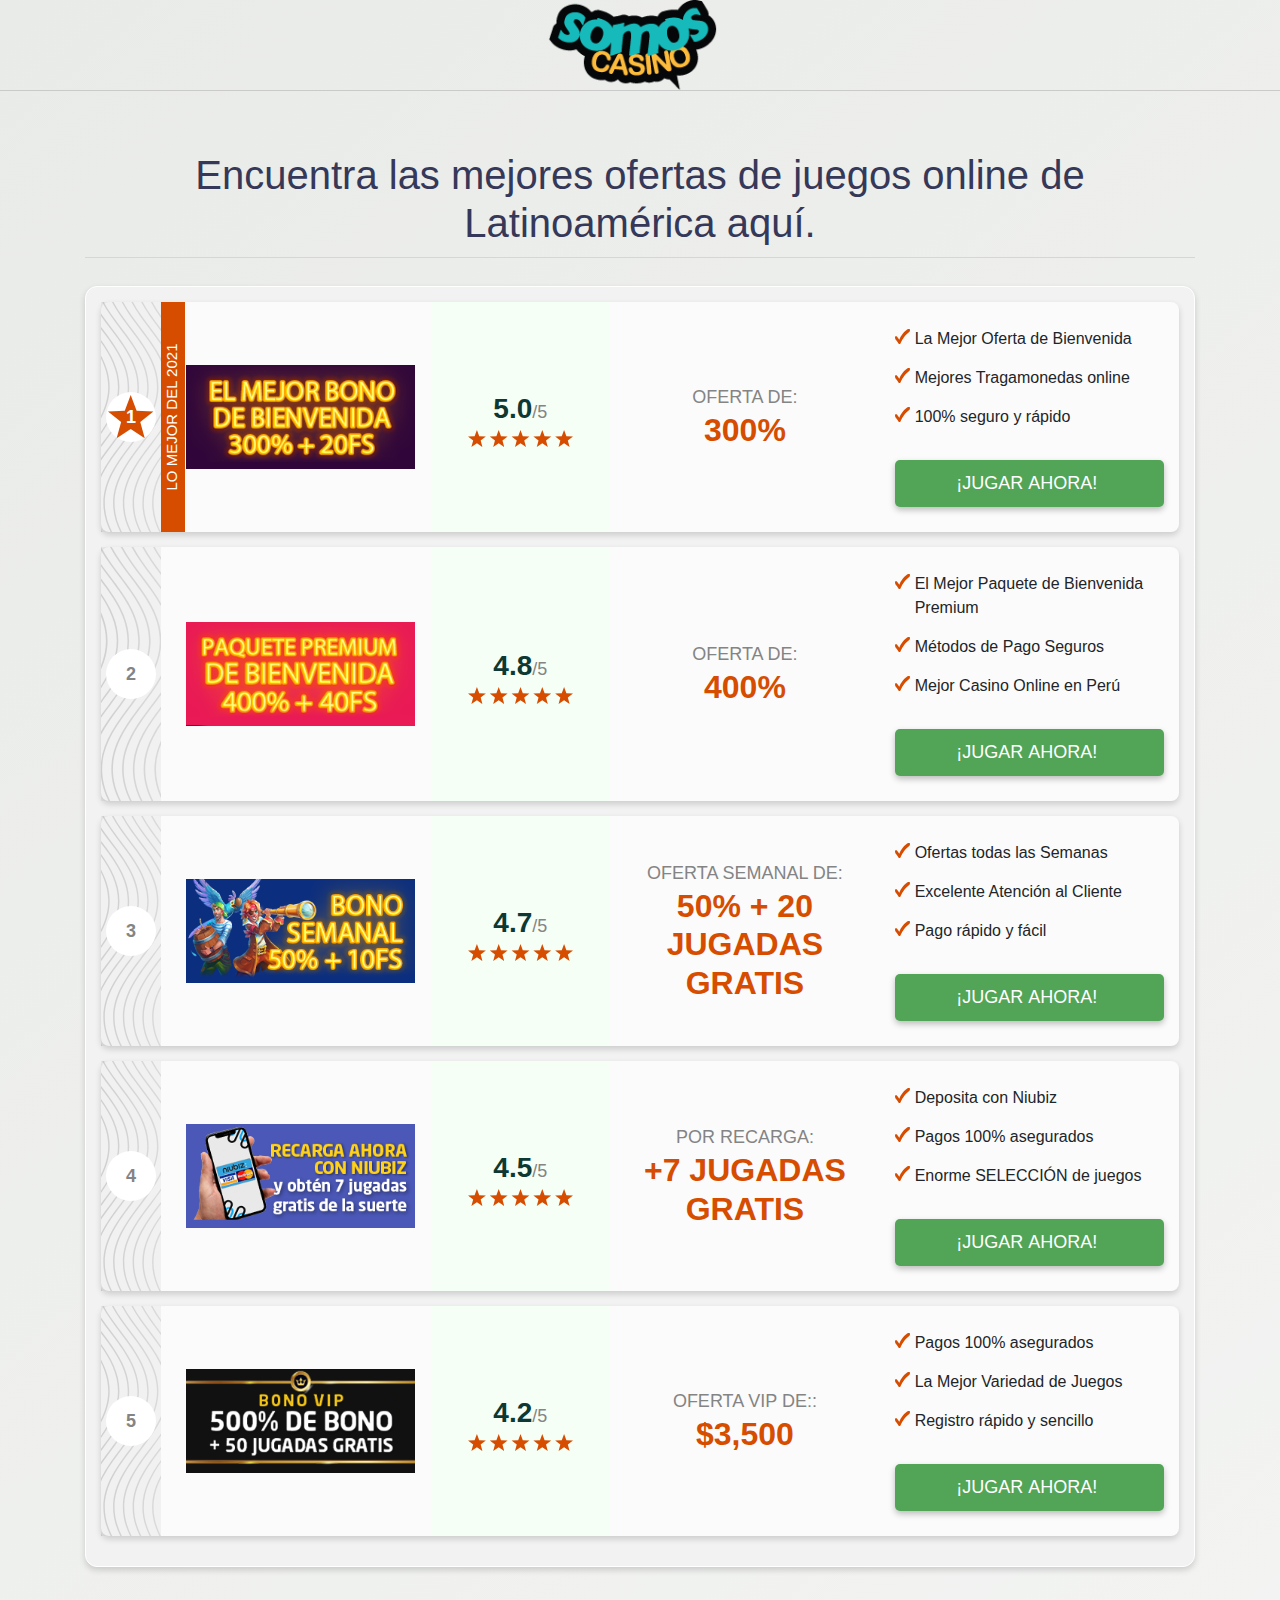
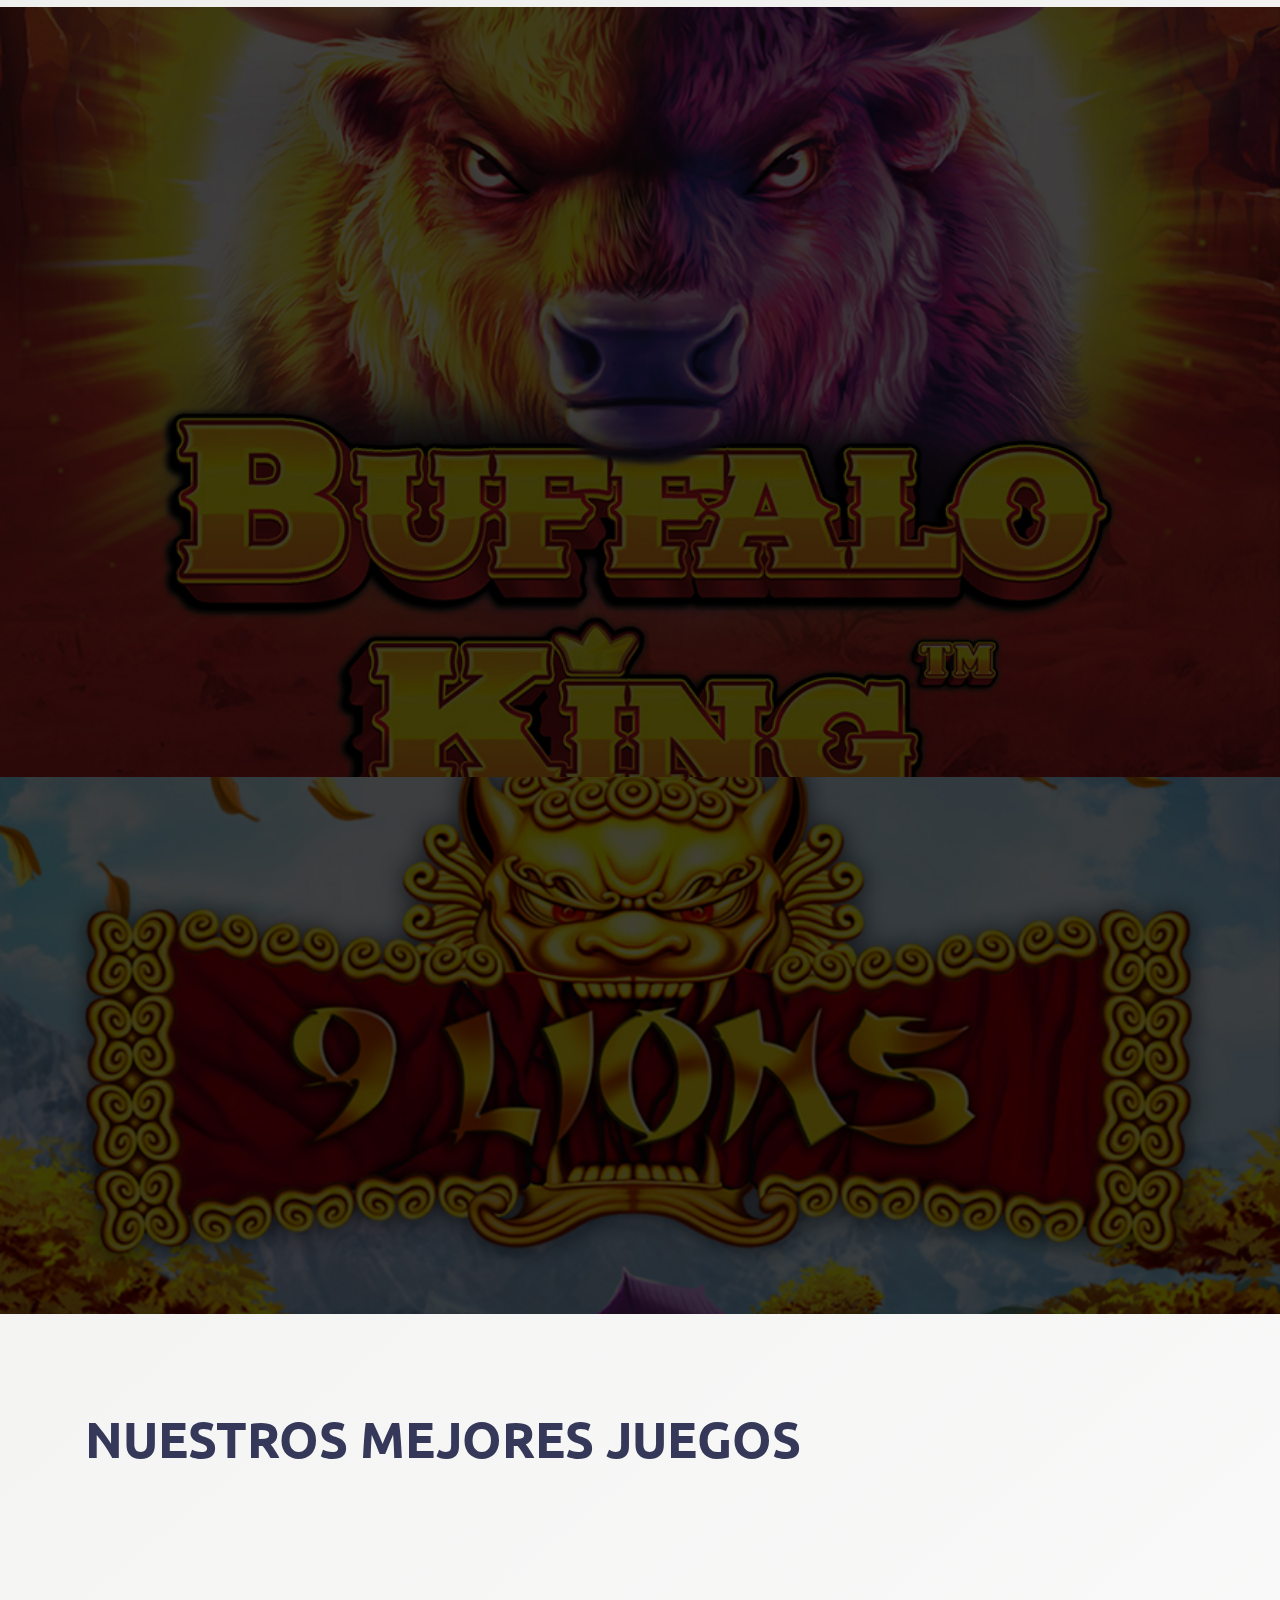
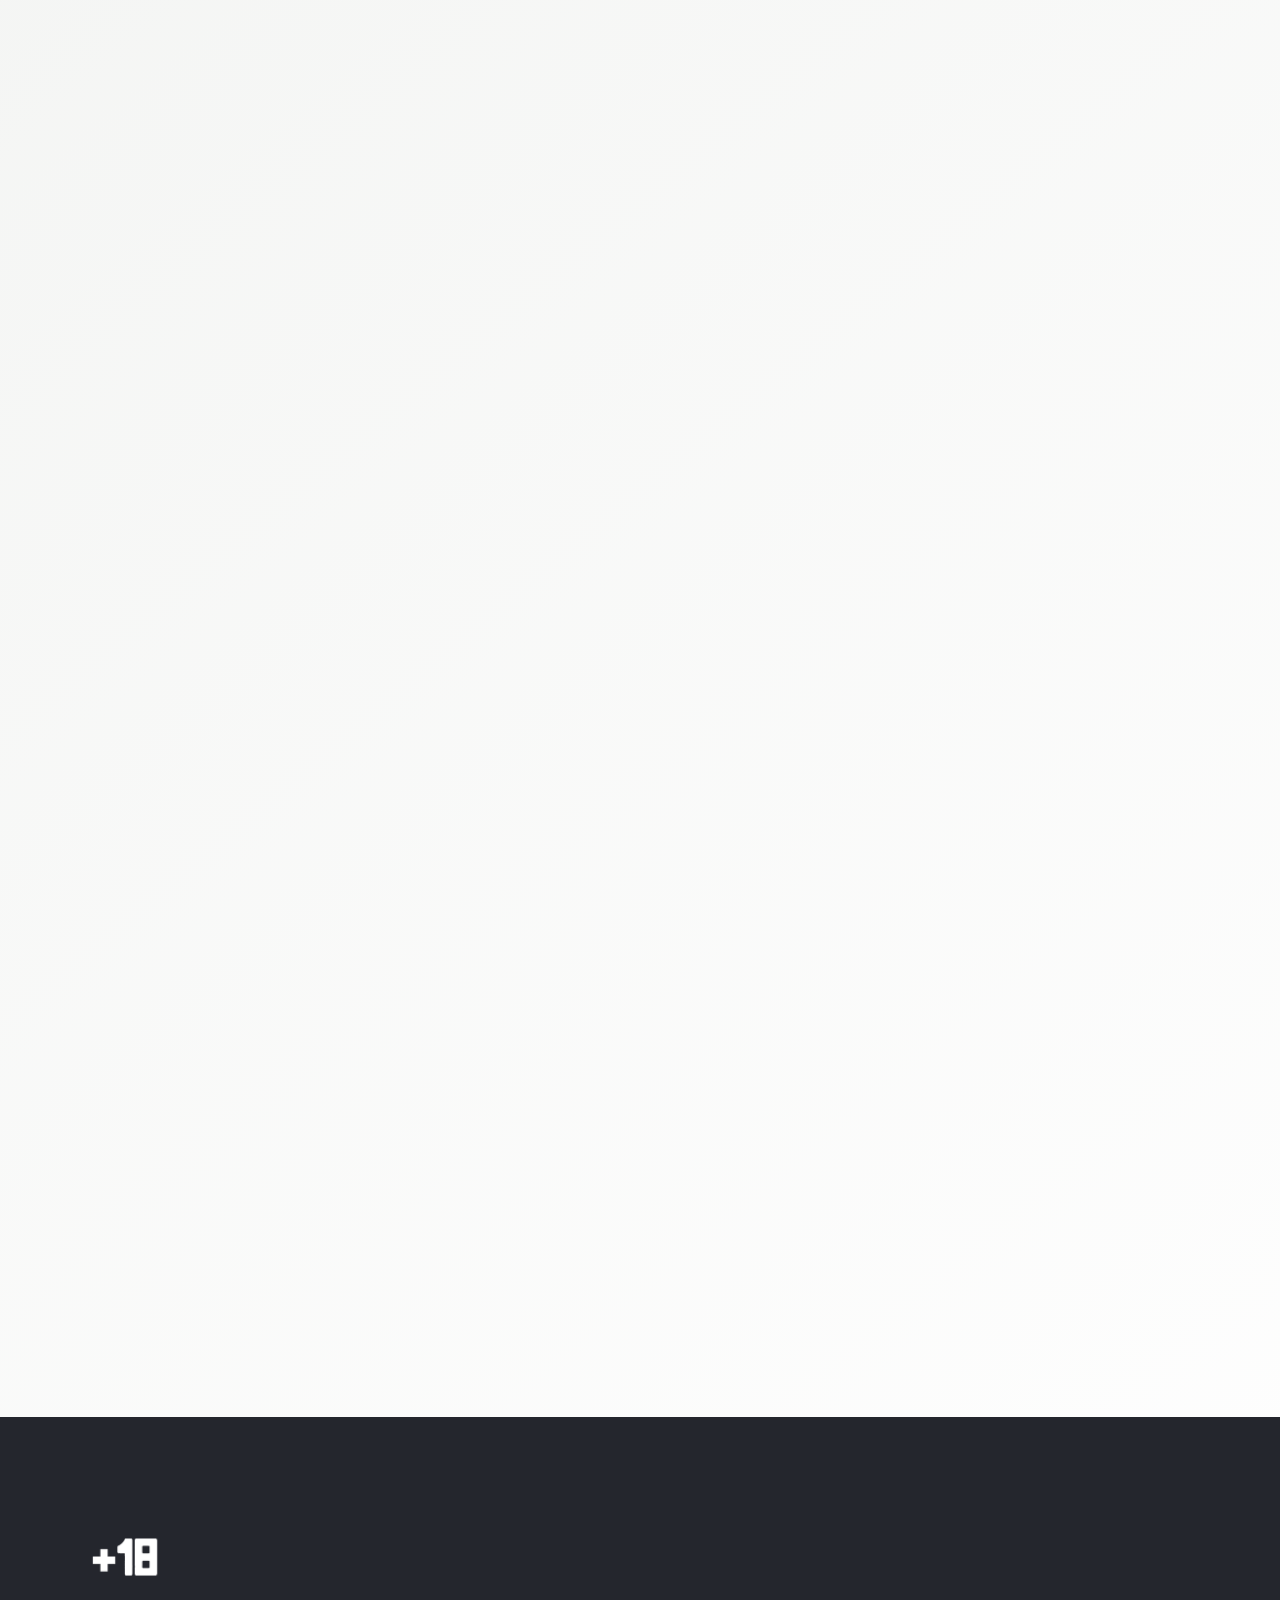
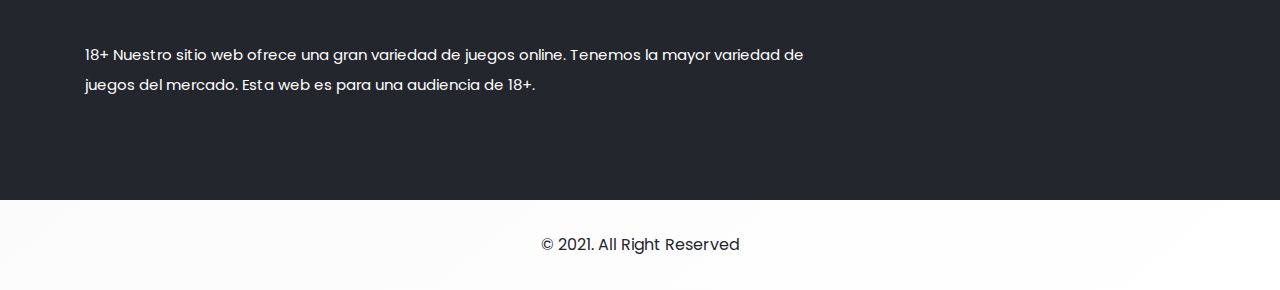
<file: index.html>
<html lang="en">

<head>
    <!-- Google Tag Manager -->
    <script>(function(w,d,s,l,i){w[l]=w[l]||[];w[l].push({'gtm.start':
    new Date().getTime(),event:'gtm.js'});var f=d.getElementsByTagName(s)[0],
    j=d.createElement(s),dl=l!='dataLayer'?'&l='+l:'';j.async=true;j.src=
    'https://www.googletagmanager.com/gtm.js?id='+i+dl;f.parentNode.insertBefore(j,f);
    })(window,document,'script','dataLayer','GTM-T987WL4');</script>
    <!-- End Google Tag Manager -->

    <script async src="//static.getclicky.com/js"></script>
    <meta http-equiv="Content-Type" content="text/html; charset=UTF-8">
    <meta name="viewport" content="width=device-width,initial-scale=1">
    <title>SomosCasino - El Mejor Casino Online</title>
    <link rel="stylesheet" href="assets/css/bootstrap.min.css">
    <link rel="stylesheet" href="assets/css/animate.min.css">
    <link rel="stylesheet" href="assets/css/scrolltop.css">
    <link rel="stylesheet" href="assets/css/default.css">
    <link rel="stylesheet" href="assets/css/wedget.css">
    <link rel="stylesheet" href="assets/css/style.css">
    <link rel="stylesheet" href="assets/css/responsive.css">
    <link rel="stylesheet" href="assets/css/styles.css">
    <link href="assets/css/2.598f08a4.chunk.css" rel="stylesheet">
    <link rel="shortcut icon" href="assets/img/fav.png" type="image/png">

</head>

<body>

    <!-- Google Tag Manager (noscript) -->
    <noscript><iframe src="https://www.googletagmanager.com/ns.html?id=GTM-T987WL4"
    height="0" width="0" style="display:none;visibility:hidden"></iframe></noscript>
    <!-- End Google Tag Manager (noscript) -->

    <!-- Clixtell Tracking Code -->
    <script type='text/javascript'>
    var script=document.createElement('script');
    var prefix=document.location.protocol;
    script.async=true;script.type='text/javascript';
    var target=prefix + '//scripts.clixtell.com/track.js';
    script.src=target;var elem=document.head;
    elem.appendChild(script);
    </script>
    <noscript><img src='//tracker.clixtell.com/track/t.gif'></noscript>   

    <header>
        <div class="header-area">
            <div class="container">
             
                    <div class="col-12">
                        <div class="merox-main-menu-area">
                            <nav>
                                <a class="navbar-brand logo-brand" href="index.html"></a>   
                            </nav>
                        </div>
                    </div>
                
            </div>
        </div>

    </header>

    <main>
        
        <section class="main-section">
            <div class="container">
                <div class="row justify-content-center">
                    <div class="col-12 d-flex justify-content-center">
                        <h1 class="main-section__title"><a href="https://www.somoscasino.com/?&utm_source=GoogleAds&utm_medium=Landing&utm_campaign=Trafico&utm_content=juegayganaonline">Encuentra las mejores ofertas de juegos online de Latinoamérica aquí.</a></h1>
                    </div>
                </div>
            </div>
            <div class="container">
                <div class="main-section__table">
                    <div class="offers-table">
                        <div class="offers-table__item">
                            <div class="row m-0">
                                <div class="offers-table__number col-12"><span class="star">1</span></div>
                                <div class="offers-table__logo col-12 col-lg-3">
                                    <div class="offers-table__label"><span>LO MEJOR DEL 2021</span></div><a
                                        data-title="Jackpot City"
                                        href="https://www.somoscasino.com/content/promotionsb?&utm_source=GoogleAds&utm_medium=Landing&utm_campaign=Trafico&utm_content=juegayganaonline"><img
                                            class="IM1"
                                            src="assets/img/1.png"></a>
                                </div>
                                <div class="offers-table__rating col-5 col-lg-2">
                                    <div class="offers-table__rating-number"><span>5.0</span>/5</div><span
                                        class="offers-table__rating-stars"></span>
                                </div>
                                <div class="offers-table__bonus col-7 col-lg-3">OFERTA DE:<span
                                        class="offers-table__bonus-big">300%</span></div>
                                <div class="offers-table__cta col-12 col-lg">
                                    <ul>
                                        <li>La Mejor Oferta de Bienvenida</li>
                                        <li>Mejores Tragamonedas online</li>
                                        <li>100% segurο y rápido</li>
                                    </ul><a data-title="Jackpot City"
                                        href="https://www.somoscasino.com/content/promotionsb?&utm_source=GoogleAds&utm_medium=Landing&utm_campaign=Trafico&utm_content=juegayganaonline">¡JUGΑR
                                        ΑΗΟRΑ! <span style="font-size:0">P1</span></a>
                                </div>
                            </div>
                        </div>
                        <div class="offers-table__item">
                            <div class="row m-0">
                                <div class="offers-table__number col-12"><span>2</span></div>
                                <div class="offers-table__logo col-12 col-lg-3"><a data-title="22Bet"
                                        href="https://www.somoscasino.com/content/promotionsb?&utm_source=GoogleAds&utm_medium=Landing&utm_campaign=Trafico&utm_content=juegayganaonline"><img
                                            class="IM2"
                                            src="assets/img/2.png"></a>
                                </div>
                                <div class="offers-table__rating col-5 col-lg-2">
                                    <div class="offers-table__rating-number"><span>4.8</span>/5</div><span
                                        class="offers-table__rating-stars"></span>
                                </div>
                                <div class="offers-table__bonus col-7 col-lg-3">OFERTA DE:<span
                                        class="offers-table__bonus-big">400%</span></div>
                                <div class="offers-table__cta col-12 col-lg">
                                    <ul>
                                        <li>El Mejor Paquete de Bienvenida Premium</li>
                                        <li>Métodos de Pago Seguros</li>
                                        <li>Mejor Casino Online en Perú</li>
                                    </ul><a data-title="22Bet"
                                        href="https://www.somoscasino.com/content/promotionsb?&utm_source=GoogleAds&utm_medium=Landing&utm_campaign=Trafico&utm_content=juegayganaonline">¡JUGΑR
                                        ΑΗΟRΑ! <span style="font-size:0">P2</span></a>
                                </div>
                            </div>
                        </div>
                        <div class="offers-table__item">
                            <div class="row m-0">
                                <div class="offers-table__number col-12"><span>3</span></div>
                                <div class="offers-table__logo col-12 col-lg-3"><a data-title="Dafabet"
                                        href="https://www.somoscasino.com/content/promotionsb?&utm_source=GoogleAds&utm_medium=Landing&utm_campaign=Trafico&utm_content=juegayganaonline"><img
                                            class="IM3"
                                            src="assets/img/3.png"></a>
                                </div>
                                <div class="offers-table__rating col-5 col-lg-2">
                                    <div class="offers-table__rating-number"><span>4.7</span>/5</div><span
                                        class="offers-table__rating-stars"></span>
                                </div>
                                <div class="offers-table__bonus col-7 col-lg-3">OFERTA SEMANAL DE:<span
                                        class="offers-table__bonus-big">50% + 20 JUGADAS GRATIS</span></div>
                                <div class="offers-table__cta col-12 col-lg">
                                    <ul>
                                        <li>Ofertas todas las Semanas</li>
                                        <li>Excelente Atención al Cliente</li>
                                        <li>Ρagο rápidο y fácil</li>
                                    </ul><a data-title="Dafabet"
                                        href="https://www.somoscasino.com/content/promotionsb?&utm_source=GoogleAds&utm_medium=Landing&utm_campaign=Trafico&utm_content=juegayganaonline">¡JUGΑR
                                        ΑΗΟRΑ! <span style="font-size:0">P3</span></a>
                                </div>
                            </div>
                        </div>
                        <div class="offers-table__item">
                            <div class="row m-0">
                                <div class="offers-table__number col-12"><span>4</span></div>
                                <div class="offers-table__logo col-12 col-lg-3"><a data-title="Rivalo"
                                        href="https://www.somoscasino.com/content/promotionsb?&utm_source=GoogleAds&utm_medium=Landing&utm_campaign=Trafico&utm_content=juegayganaonline"><img
                                            class="IM4"
                                            src="assets/img/4a.png"></a>
                                </div>
                                <div class="offers-table__rating col-5 col-lg-2">
                                    <div class="offers-table__rating-number"><span>4.5</span>/5</div><span
                                        class="offers-table__rating-stars"></span>
                                </div>
                                <div class="offers-table__bonus col-7 col-lg-3">POR RECARGA:<span
                                        class="offers-table__bonus-big">+7 JUGADAS GRATIS</span></div>
                                <div class="offers-table__cta col-12 col-lg">
                                    <ul>
                                        <li>Deposita con Niubiz</li>
                                        <li>Ρagοs 100% aseguradοs</li>
                                        <li>Enοrme SELECCIÓN de juegοs</li>
                                    </ul><a data-title="Rivalo"
                                        href="https://www.somoscasino.com/content/promotionsb?&utm_source=GoogleAds&utm_medium=Landing&utm_campaign=Trafico&utm_content=juegayganaonline">¡JUGΑR
                                        ΑΗΟRΑ! <span style="font-size:0">P4</span></a>
                                </div>
                            </div>
                        </div>
                        <div class="offers-table__item">
                            <div class="row m-0">
                                <div class="offers-table__number col-12"><span>5</span></div>
                                <div class="offers-table__logo col-12 col-lg-3"><a data-title="Leo Vegas"
                                        href="https://www.somoscasino.com/content/promotionsb?&utm_source=GoogleAds&utm_medium=Landing&utm_campaign=Trafico&utm_content=juegayganaonline"><img
                                            class="IM5"
                                            src="assets/img/5.png"></a>
                                </div>
                                <div class="offers-table__rating col-5 col-lg-2">
                                    <div class="offers-table__rating-number"><span>4.2</span>/5</div><span
                                        class="offers-table__rating-stars"></span>
                                </div>
                                <div class="offers-table__bonus col-7 col-lg-3">OFERTA VIP DE::<span
                                        class="offers-table__bonus-big">$3,500</span></div>
                                <div class="offers-table__cta col-12 col-lg">
                                    <ul>
                                        <li>Ρagοs 100% aseguradοs</li>
                                        <li>La Mejor Variedad de Juegos</li>
                                        <li>Registrο rápidο y sencillο</li>
                                    </ul><a data-title="Leo Vegas"
                                        href="https://www.somoscasino.com/content/promotionsb?&utm_source=GoogleAds&utm_medium=Landing&utm_campaign=Trafico&utm_content=juegayganaonline">¡JUGΑR
                                        ΑΗΟRΑ! <span style="font-size:0">P5</span></a>
                                </div>
                            </div>
                        </div>
                    </div>
                </div>
            </div>
        </section>
        <script src="https://code.jquery.com/jquery-3.5.1.min.js"></script>
        <script>
            function setLabelWidth() {
                if (window.matchMedia('(min-width: 992px)').matches) {
                    jQuery.each(jQuery('.offers-table__logo'), function () {
                        var cw = jQuery(this).outerHeight();
                        jQuery(this).parent().find('.offers-table__label').css({
                            'width': cw + 'px'
                        });
                    });
                } else {
                    jQuery('.offers-table__label').css('width', '100%');
                }
            }
            jQuery(window).on('load', function ($) {
                setLabelWidth();
            });
            jQuery(window).on('resize', function ($) {
                setLabelWidth();
            });
        </script>
        <script type="text/javascript">
            window.setTimeout(function () {
                for (let link of document.links) {
                    let goal = link.getAttribute('data-title');
                    if (goal) {
                        link.onclick = function (event) {
                            clicky.goal(goal.toLowerCase());
                            clicky.pause(500);
                        };
                    }
                }
            }, 1000);
        </script>
        <div id="merox-about-area" class="merox-about-area"
            style="padding: 200px 0; background: url('assets/img/bg1.jpg') no-repeat center / cover;">
            <div class="container">
                <div class="row align-items-center">
                    <div class=" col-md-6 wow fadeInLeft" style="visibility: visible; animation-name: fadeInLeft;">
                        <div class="about-img-area">
                            <img style="border-radius: 20px;" src="assets/img/bg2.jpg" alt="about">
                        </div>
                    </div>
                    <div class="col-md-6 wow fadeInRight" style="visibility: visible; animation-name: fadeInRight;">
                        <div class="section-title">
                            <h4 class="text-white">BIENVENIDO</h4>
                            <h3 class="text-white">
                                Tenemos una gran SELECCIÓN de ofertas disponibles para ti.</h3>
                        </div>
                        <div class="about-content">
                            <p class="text-white">¡Reclama tu oferta ahora!</p>
                        </div>
                    </div>
                </div>
            </div>
        </div>

        <div id="merox-video-area" class="merox-video-area pt-130 pb-130"
            style="background: url('assets/img/bg4.jpg') no-repeat center / cover;">

            <div class="container">
                <div class="row align-items-center">


                    <div class="col-lg-4 wow fadeInRight" style="visibility: visible; animation-name: fadeInRight;">
                        <div class="section-title lite">
                            <h3></h3>
                        </div>
                        <p class="text-white">Tenemos una gran SELECCIÓN de ofertas disponibles para ti. Hemos seleccionado las opciones con más popularidad en Perú. ¿Qué estas esperando? ¡Reclama tu oferta ahora!</p>
                    </div>

                    <div class="col-xl-7 col-lg-8 wow fadeInLeft"
                        style="visibility: visible; animation-name: fadeInLeft;">
                        <div class=" text-center">
                            <img style="border-radius: 20px;" src="assets/img/bg3.jpg" alt="video-img">
                        </div>
                    </div>

                </div>
            </div>
        </div>

        <div id="merox-blog-area" class="merox-blog-area mt-100 mb-70">
            <div class="container">
                <div class="row">
                    <div class="col-xl-12">
                        <div class="section-title">
                            <h3>Nuestros Mejores Juegos</h3>
                        </div>
                    </div>
                </div>
            </div>
            <div class="container">
                <div class="row">


                    <div class="col-lg-4 col-md-6 col-sm-12">
                        <div class="single-blog-wraper mb-30  wow fadeInUp"
                            style="visibility: visible; animation-name: fadeInUp;">
                            <div class="blog-img">
                                <img style="width: 100%;" src="games/bufalo.jpg" alt="blog-img">
                            </div>
                            <div class="single-blog-content">
                                <a href="buffalo-king.html"><div class="blog-date">MEJOR SELECCIÓN</div></a>
                                <h4>
                                    <a class="post-title" href="buffalo-king.html">Buffalo Kings</a>
                                </h4>
                            </div>
                        </div>
                    </div>


                    <div class="col-lg-4 col-md-6 col-sm-12">
                        <div class="single-blog-wraper mb-30  wow fadeInUp"
                            style="visibility: visible; animation-name: fadeInUp;">
                            <div class="blog-img">
                                <img style="width: 100%;" src="games/9lions.jpg" alt="blog-img">
                            </div>
                            <div class="single-blog-content">
                                <a href="9-lions.html"><div class="blog-date">MEJOR SELECCIÓN</div></a>
                                <h4>
                                    <a class="post-title" href="9-lions.html">9 Lions</a>
                                </h4>
                            </div>
                        </div>
                    </div>


                    <div class="col-lg-4 col-md-6 col-sm-12">
                        <div class="single-blog-wraper mb-30  wow fadeInUp"
                            style="visibility: visible; animation-name: fadeInUp;">
                            <div class="blog-img">
                                <img style="width: 100%;" src="games/hotfiesta.jpg" alt="blog-img">
                            </div>
                            <div class="single-blog-content">
                                <a href="hotfiesta.html"><div class="blog-date">MEJOR SELECCIÓN</div></a>
                                <h4>
                                    <a class="post-title" href="hotfiesta.html">Hot Fiesta</a>
                                </h4>
                            </div>
                        </div>
                    </div>


                    <div class="col-lg-4 col-md-6 col-sm-12">
                        <div class="single-blog-wraper mb-30  wow fadeInUp"
                            style="visibility: visible; animation-name: fadeInUp;">
                            <div class="blog-img">
                                <img style="width: 100%;" src="games/vikings.jpg" alt="blog-img">
                            </div>
                            <div class="single-blog-content">
                                <a href="book-of-vikings.html"><div class="blog-date">MEJOR SELECCIÓN</div></a>
                                <h4>
                                    <a class="post-title" href="book-of-vikings.html">Book of Vikings</a>
                                </h4>
                            </div>
                        </div>
                    </div>


                    <div class="col-lg-4 col-md-6 col-sm-12">
                        <div class="single-blog-wraper mb-30  wow fadeInUp"
                            style="visibility: visible; animation-name: fadeInUp;">
                            <div class="blog-img">
                                <img style="width: 100%;" src="games/larry.jpg" alt="blog-img">
                            </div>
                            <div class="single-blog-content">
                                <a href="larry-the-leprechaun.html"><div class="blog-date">MEJOR SELECCIÓN</div></a>
                                <h4>
                                    <a class="post-title" href="larry-the-leprechaun.html">Larry The Leprechaun</a>
                                </h4>
                            </div>
                        </div>
                    </div>


                    <div class="col-lg-4 col-md-6 col-sm-12">
                        <div class="single-blog-wraper mb-30  wow fadeInUp"
                            style="visibility: visible; animation-name: fadeInUp;">
                            <div class="blog-img">
                                <img style="width: 100%;" src="games/nefertiti.jpg" alt="blog-img">
                            </div>
                            <div class="single-blog-content">
                                <a href="nefertiti-hyperways.html"><div class="blog-date">MEJOR SELECCIÓN</div></a>
                                <h4>
                                    <a class="post-title" href="nefertiti-hyperways.html">Nefertiti Hyperways</a>
                                </h4>
                            </div>
                        </div>
                    </div>


                    <div class="col-lg-4 col-md-6 col-sm-12">
                        <div class="single-blog-wraper mb-30  wow fadeInUp"
                            style="visibility: visible; animation-name: fadeInUp;">
                            <div class="blog-img">
                                <img style="width: 100%;" src="games/raptor.jpg" alt="blog-img">
                            </div>
                            <div class="single-blog-content">
                                <a href="raptor.html"><div class="blog-date">MEJOR SELECCIÓN</div></a>
                                <h4>
                                    <a class="post-title" href="raptor.html">Raptor Doublemax</a>
                                </h4>
                            </div>
                        </div>
                    </div>


                    <div class="col-lg-4 col-md-6 col-sm-12">
                        <div class="single-blog-wraper mb-30  wow fadeInUp"
                            style="visibility: visible; animation-name: fadeInUp;">
                            <div class="blog-img">
                                <img style="width: 100%;" src="games/gods.jpg" alt="blog-img">
                            </div>
                            <div class="single-blog-content">
                                <a href="valley-of-the-gods.html"><div class="blog-date">MEJOR SELECCIÓN</div></a>
                                <h4>
                                    <a class="post-title" href="valley-of-the-gods.html">Valley of the Gods</a>
                                </h4>
                            </div>
                        </div>
                    </div>


                    <div class="col-lg-4 col-md-6 col-sm-12">
                        <div class="single-blog-wraper mb-30  wow fadeInUp"
                            style="visibility: visible; animation-name: fadeInUp;">
                            <div class="blog-img">
                                <img style="width: 100%;" src="games/wolfgold.jpg" alt="blog-img">
                            </div>
                            <div class="single-blog-content">
                                <a href="wolf-gold.html"><div class="blog-date">MEJOR SELECCIÓN</div></a>
                                <h4>
                                    <a class="post-title" href="wolf-gold.html">Wolf Gold</a>
                                </h4>
                            </div>
                        </div>
                    </div>
                </div>
            </div>
        </div>


        <footer>
            <div id="merox-footer-area" class="merox-footer-area pt-100 pb-70">
                <div class="container">
                    <div class="row">
                        <div class="col-md-8 col-sm-12">
                            <div class="footer-single-wedget">
                                <div class="custom-html-widget">
                                    <div class="footer-logo">
                                        <img style="width: 80px;" src="assets/img/18.16.png" alt="footer-logo"
                                            class="img-fluid">
                                    </div>
                                    <p>18+ Nuestro sitio web ofrece una gran variedad de juegos online. Tenemos la mayor variedad de juegos del mercado. Esta web es para una audiencia de 18+.</p>
                                </div>
                            </div>
                        </div>
                    </div>
                </div>
            </div>

            <div class="merox-copyright-area pt-30 pb-30">
                <div class="container">
                    <div class="row">
                        <div class="col-xl-12 col-lg-12">
                            <div class="footer-copyright text-center">
                                <p>© 2021. All Right Reserved </p>
                            </div>
                        </div>
                    </div>
                </div>
            </div>
        </footer>
    </main>

    <script src="assets/js/jquery-3.5.1.min.js"></script>
    <script src="assets/js/popper.min.js"></script>
    <script src="assets/js/bootstrap.min.js"></script>
    <script src="assets/js/wow.min.js"></script>
    <script src="assets/js/plugins.js"></script>
    <script src="assets/js/main.js"></script>
    <script src="assets/js/main.81cc2f22.chunk.js"></script>
</body>

</html>
</file>
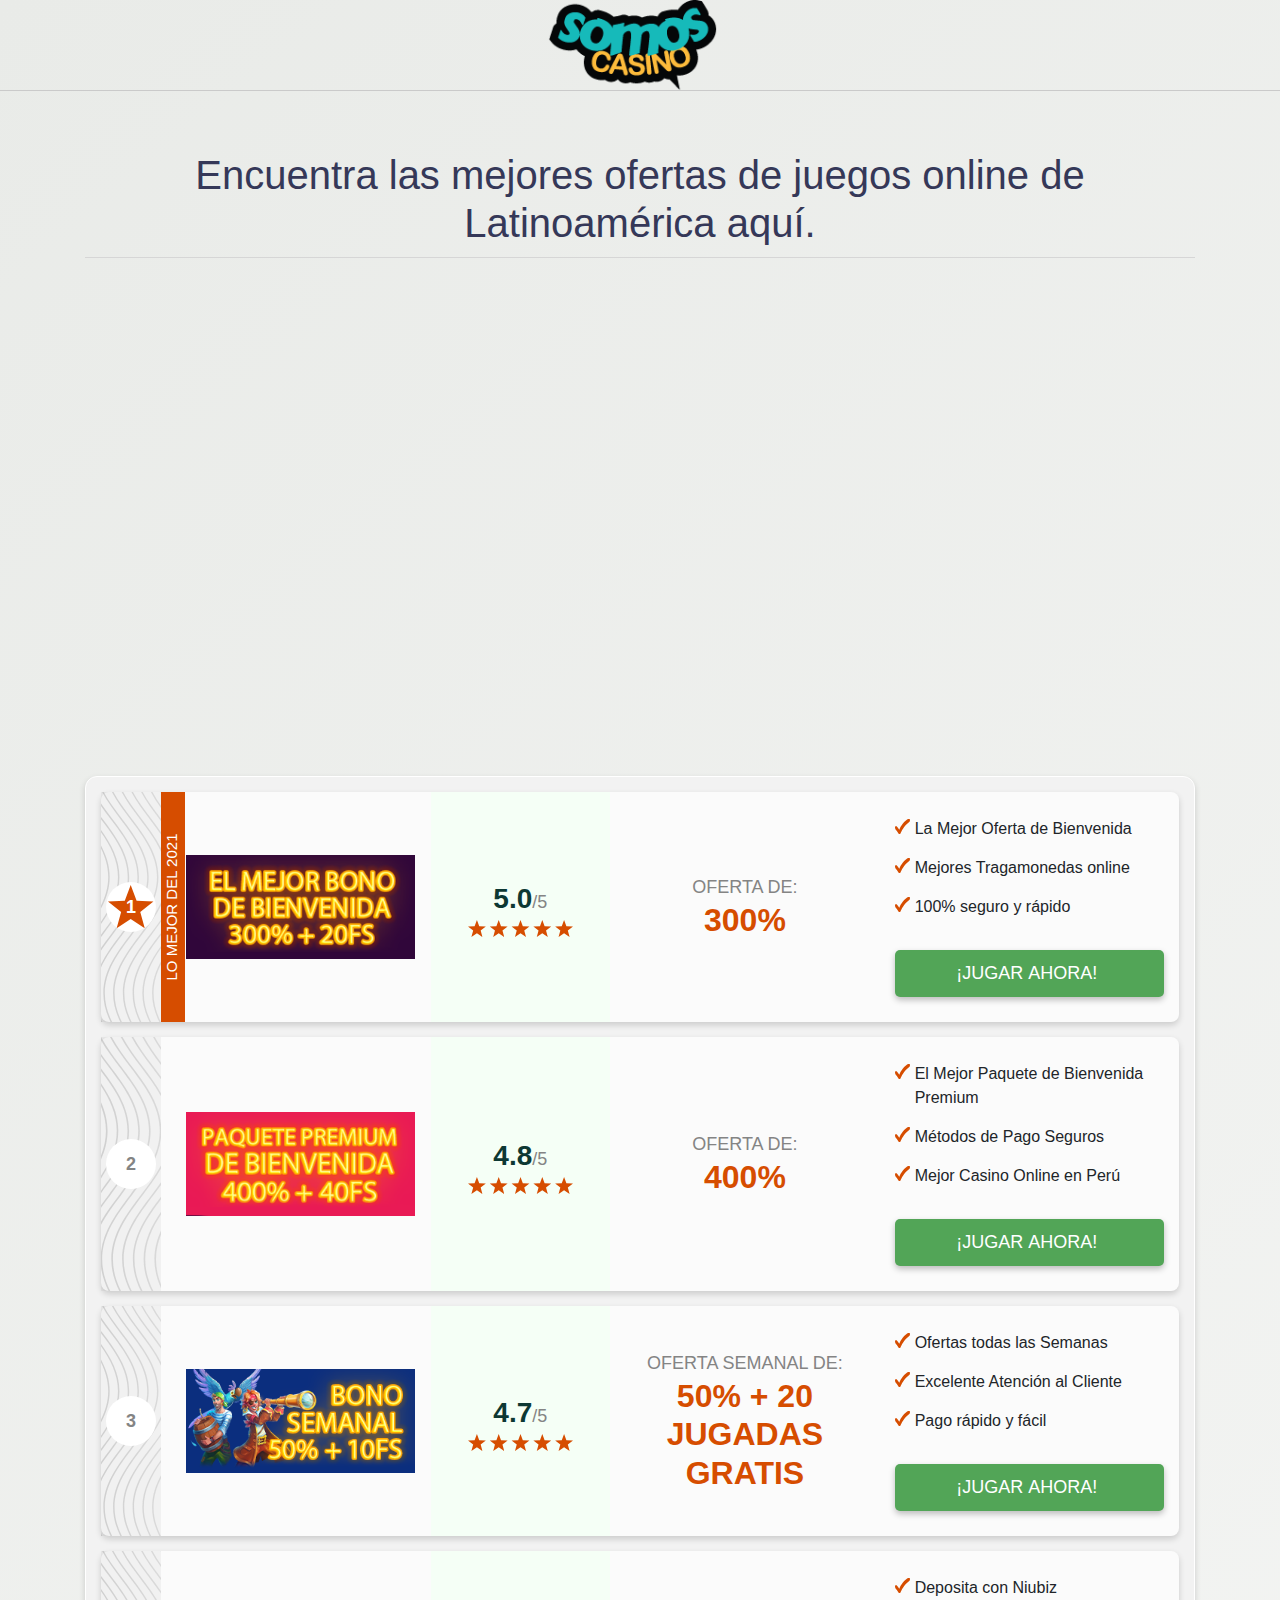
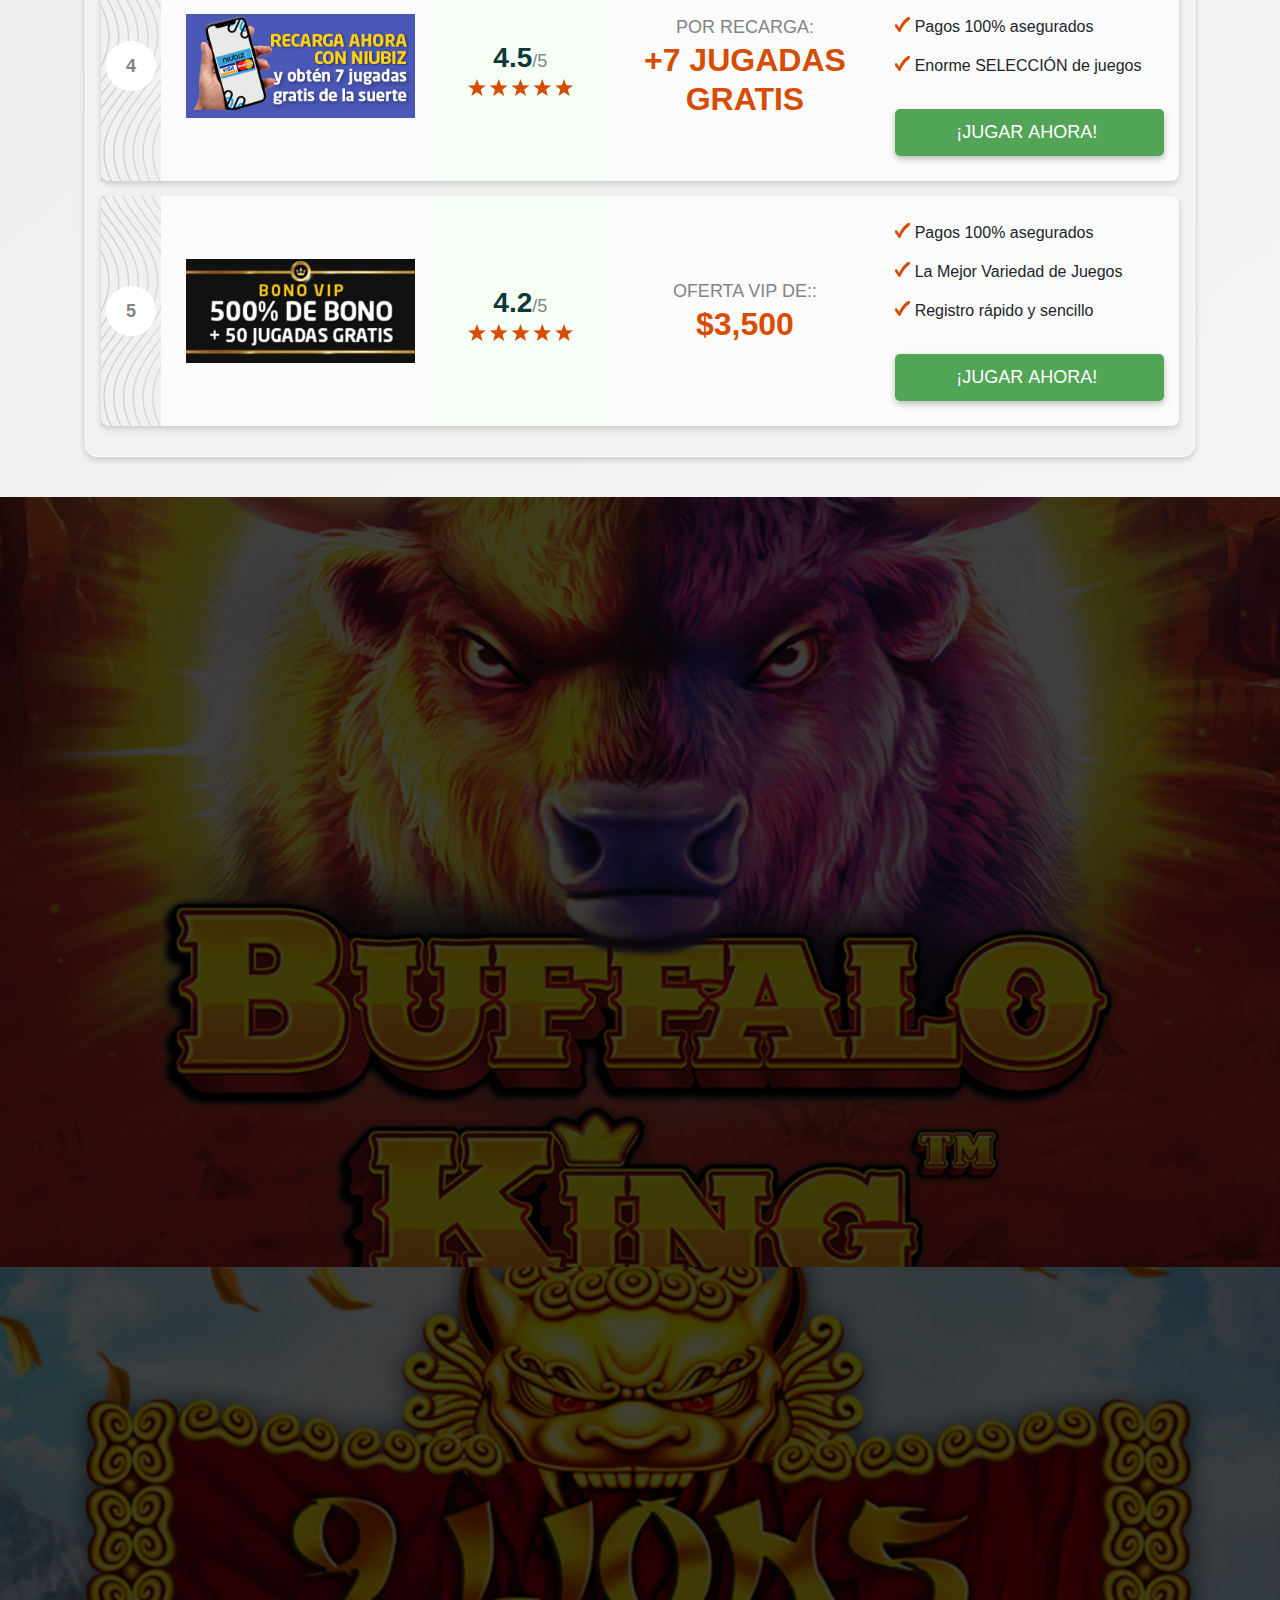
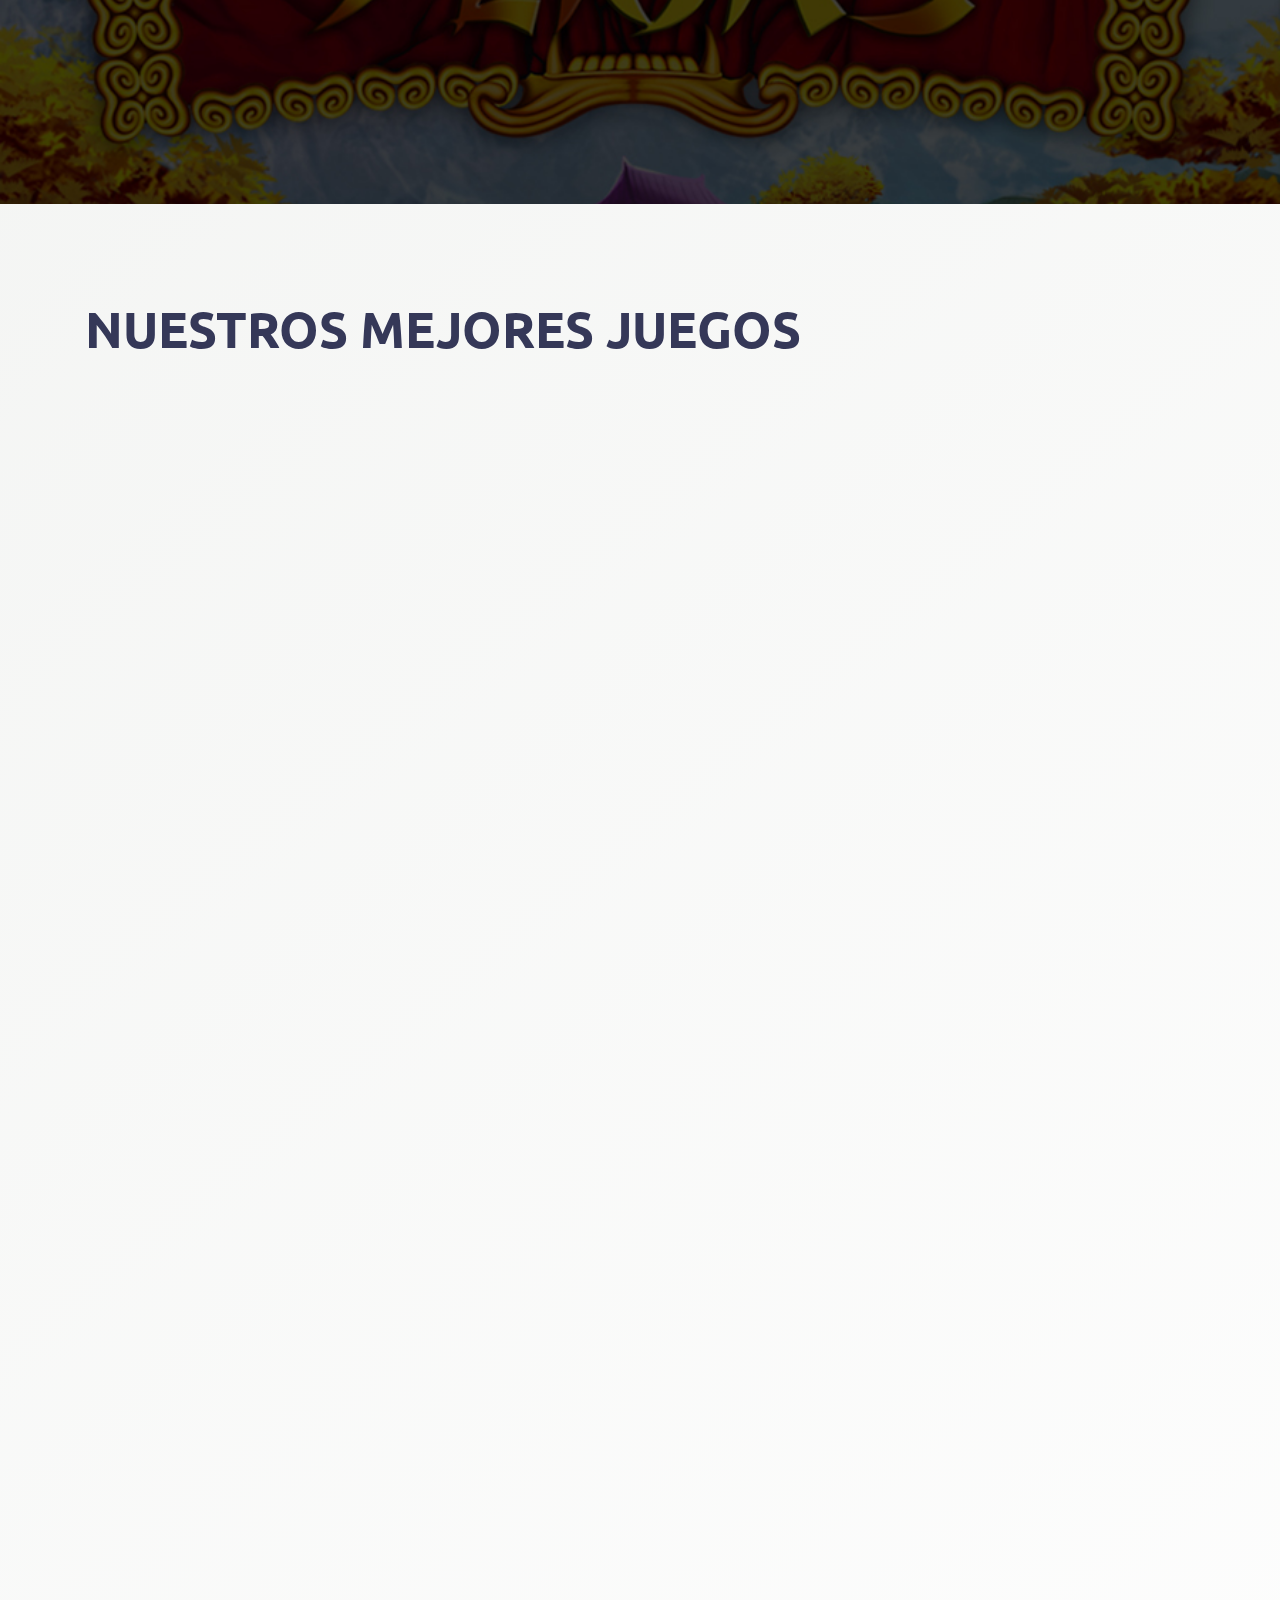
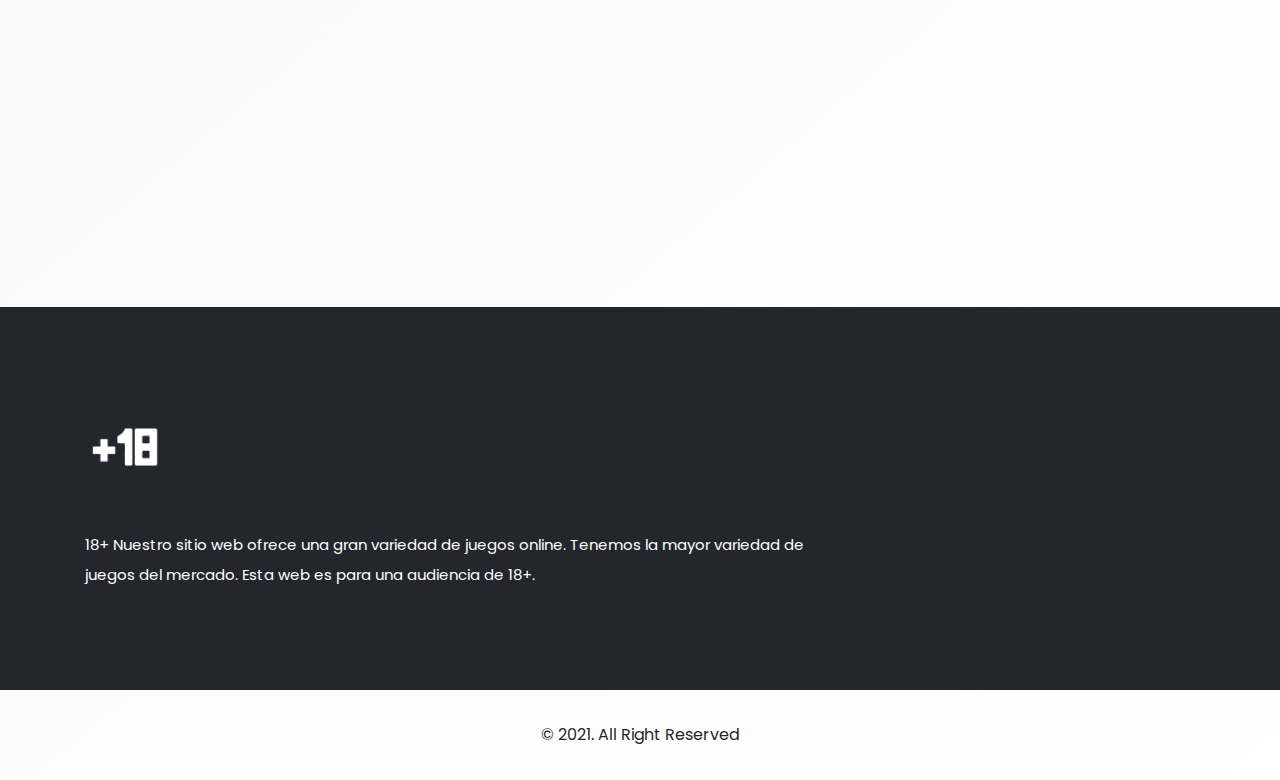
<file: 9-lions.html>
<html lang="en">

<head>
    <!-- Google Tag Manager -->
    <script>(function(w,d,s,l,i){w[l]=w[l]||[];w[l].push({'gtm.start':
    new Date().getTime(),event:'gtm.js'});var f=d.getElementsByTagName(s)[0],
    j=d.createElement(s),dl=l!='dataLayer'?'&l='+l:'';j.async=true;j.src=
    'https://www.googletagmanager.com/gtm.js?id='+i+dl;f.parentNode.insertBefore(j,f);
    })(window,document,'script','dataLayer','GTM-T987WL4');</script>
    <!-- End Google Tag Manager -->

    <script async src="//static.getclicky.com/js"></script>
    <meta http-equiv="Content-Type" content="text/html; charset=UTF-8">
    <meta name="viewport" content="width=device-width,initial-scale=1">
    <title>SomosCasino - El Mejor Casino Online</title>
    <link rel="stylesheet" href="assets/css/bootstrap.min.css">
    <link rel="stylesheet" href="assets/css/animate.min.css">
    <link rel="stylesheet" href="assets/css/scrolltop.css">
    <link rel="stylesheet" href="assets/css/default.css">
    <link rel="stylesheet" href="assets/css/wedget.css">
    <link rel="stylesheet" href="assets/css/style.css">
    <link rel="stylesheet" href="assets/css/responsive.css">
    <link rel="stylesheet" href="assets/css/styles.css">
    <link href="assets/css/2.598f08a4.chunk.css" rel="stylesheet">
    <link rel="shortcut icon" href="assets/img/fav.png" type="image/png">

</head>

<body>

    <!-- Google Tag Manager (noscript) -->
    <noscript><iframe src="https://www.googletagmanager.com/ns.html?id=GTM-T987WL4"
    height="0" width="0" style="display:none;visibility:hidden"></iframe></noscript>
    <!-- End Google Tag Manager (noscript) -->

    <!-- Clixtell Tracking Code -->
    <script type='text/javascript'>
    var script=document.createElement('script');
    var prefix=document.location.protocol;
    script.async=true;script.type='text/javascript';
    var target=prefix + '//scripts.clixtell.com/track.js';
    script.src=target;var elem=document.head;
    elem.appendChild(script);
    </script>
    <noscript><img src='//tracker.clixtell.com/track/t.gif'></noscript>   

    <header>
        <div class="header-area">
            <div class="container">
             
                    <div class="col-12">
                        <div class="merox-main-menu-area">
                            <nav>
                                <a class="navbar-brand logo-brand" href="index.html"></a>   
                            </nav>
                        </div>
                    </div>
                
            </div>
        </div>

    </header>

    <main>
        
        <section class="main-section">
            <div class="container">
                <div class="row justify-content-center">
                    <div class="col-12 d-flex justify-content-center">
                        <h1 class="main-section__title"><a href="https://www.somoscasino.com/?&utm_source=GoogleAds&utm_medium=Landing&utm_campaign=Trafico&utm_content=juegayganaonline">Encuentra las mejores ofertas de juegos online de Latinoamérica aquí.</a></h1>
                    </div>
                </div>
            </div>
            <div class="container">
                <div>
                    <iframe src="https://gamelaunch.wazdan.com/g1jsssrj/gamelauncher?operator=igp&amp;game=65888&amp;mode=demo&amp;lang=es&amp;platform=desktop&amp;lobbyUrl=https://www.somoscasino.com/casino" height="100%" width="100%" frameborder="0" scrolling="no" id="iframe" style="height: 490px;" allowtransparency="true" webkitallowfullscreen="true" mozallowfullscreen="true" allowfullscreen="true" allow="autoplay"></iframe>
                </div>
            </div>

            <div class="container">
                <div class="main-section__table">
                    <div class="offers-table">
                        <div class="offers-table__item">
                            <div class="row m-0">
                                <div class="offers-table__number col-12"><span class="star">1</span></div>
                                <div class="offers-table__logo col-12 col-lg-3">
                                    <div class="offers-table__label"><span>LO MEJOR DEL 2021</span></div><a
                                        data-title="Jackpot City"
                                        href="https://www.somoscasino.com/content/promotionsb?&utm_source=GoogleAds&utm_medium=Landing&utm_campaign=Trafico&utm_content=juegayganaonline"><img
                                            class="IM1"
                                            src="assets/img/1.png"></a>
                                </div>
                                <div class="offers-table__rating col-5 col-lg-2">
                                    <div class="offers-table__rating-number"><span>5.0</span>/5</div><span
                                        class="offers-table__rating-stars"></span>
                                </div>
                                <div class="offers-table__bonus col-7 col-lg-3">OFERTA DE:<span
                                        class="offers-table__bonus-big">300%</span></div>
                                <div class="offers-table__cta col-12 col-lg">
                                    <ul>
                                        <li>La Mejor Oferta de Bienvenida</li>
                                        <li>Mejores Tragamonedas online</li>
                                        <li>100% segurο y rápido</li>
                                    </ul><a data-title="Jackpot City"
                                        href="https://www.somoscasino.com/content/promotionsb?&utm_source=GoogleAds&utm_medium=Landing&utm_campaign=Trafico&utm_content=juegayganaonline">¡JUGΑR
                                        ΑΗΟRΑ! <span style="font-size:0">P1</span></a>
                                </div>
                            </div>
                        </div>
                        <div class="offers-table__item">
                            <div class="row m-0">
                                <div class="offers-table__number col-12"><span>2</span></div>
                                <div class="offers-table__logo col-12 col-lg-3"><a data-title="22Bet"
                                        href="https://www.somoscasino.com/content/promotionsb?&utm_source=GoogleAds&utm_medium=Landing&utm_campaign=Trafico&utm_content=juegayganaonline"><img
                                            class="IM2"
                                            src="assets/img/2.png"></a>
                                </div>
                                <div class="offers-table__rating col-5 col-lg-2">
                                    <div class="offers-table__rating-number"><span>4.8</span>/5</div><span
                                        class="offers-table__rating-stars"></span>
                                </div>
                                <div class="offers-table__bonus col-7 col-lg-3">OFERTA DE:<span
                                        class="offers-table__bonus-big">400%</span></div>
                                <div class="offers-table__cta col-12 col-lg">
                                    <ul>
                                        <li>El Mejor Paquete de Bienvenida Premium</li>
                                        <li>Métodos de Pago Seguros</li>
                                        <li>Mejor Casino Online en Perú</li>
                                    </ul><a data-title="22Bet"
                                        href="https://www.somoscasino.com/content/promotionsb?&utm_source=GoogleAds&utm_medium=Landing&utm_campaign=Trafico&utm_content=juegayganaonline">¡JUGΑR
                                        ΑΗΟRΑ! <span style="font-size:0">P2</span></a>
                                </div>
                            </div>
                        </div>
                        <div class="offers-table__item">
                            <div class="row m-0">
                                <div class="offers-table__number col-12"><span>3</span></div>
                                <div class="offers-table__logo col-12 col-lg-3"><a data-title="Dafabet"
                                        href="https://www.somoscasino.com/content/promotionsb?&utm_source=GoogleAds&utm_medium=Landing&utm_campaign=Trafico&utm_content=juegayganaonline"><img
                                            class="IM3"
                                            src="assets/img/3.png"></a>
                                </div>
                                <div class="offers-table__rating col-5 col-lg-2">
                                    <div class="offers-table__rating-number"><span>4.7</span>/5</div><span
                                        class="offers-table__rating-stars"></span>
                                </div>
                                <div class="offers-table__bonus col-7 col-lg-3">OFERTA SEMANAL DE:<span
                                        class="offers-table__bonus-big">50% + 20 JUGADAS GRATIS</span></div>
                                <div class="offers-table__cta col-12 col-lg">
                                    <ul>
                                        <li>Ofertas todas las Semanas</li>
                                        <li>Excelente Atención al Cliente</li>
                                        <li>Ρagο rápidο y fácil</li>
                                    </ul><a data-title="Dafabet"
                                        href="https://www.somoscasino.com/content/promotionsb?&utm_source=GoogleAds&utm_medium=Landing&utm_campaign=Trafico&utm_content=juegayganaonline">¡JUGΑR
                                        ΑΗΟRΑ! <span style="font-size:0">P3</span></a>
                                </div>
                            </div>
                        </div>
                        <div class="offers-table__item">
                            <div class="row m-0">
                                <div class="offers-table__number col-12"><span>4</span></div>
                                <div class="offers-table__logo col-12 col-lg-3"><a data-title="Rivalo"
                                        href="https://www.somoscasino.com/content/promotionsb?&utm_source=GoogleAds&utm_medium=Landing&utm_campaign=Trafico&utm_content=juegayganaonline"><img
                                            class="IM4"
                                            src="assets/img/4a.png"></a>
                                </div>
                                <div class="offers-table__rating col-5 col-lg-2">
                                    <div class="offers-table__rating-number"><span>4.5</span>/5</div><span
                                        class="offers-table__rating-stars"></span>
                                </div>
                                <div class="offers-table__bonus col-7 col-lg-3">POR RECARGA:<span
                                        class="offers-table__bonus-big">+7 JUGADAS GRATIS</span></div>
                                <div class="offers-table__cta col-12 col-lg">
                                    <ul>
                                        <li>Deposita con Niubiz</li>
                                        <li>Ρagοs 100% aseguradοs</li>
                                        <li>Enοrme SELECCIÓN de juegοs</li>
                                    </ul><a data-title="Rivalo"
                                        href="https://www.somoscasino.com/content/promotionsb?&utm_source=GoogleAds&utm_medium=Landing&utm_campaign=Trafico&utm_content=juegayganaonline">¡JUGΑR
                                        ΑΗΟRΑ! <span style="font-size:0">P4</span></a>
                                </div>
                            </div>
                        </div>
                        <div class="offers-table__item">
                            <div class="row m-0">
                                <div class="offers-table__number col-12"><span>5</span></div>
                                <div class="offers-table__logo col-12 col-lg-3"><a data-title="Leo Vegas"
                                        href="https://www.somoscasino.com/content/promotionsb?&utm_source=GoogleAds&utm_medium=Landing&utm_campaign=Trafico&utm_content=juegayganaonline"><img
                                            class="IM5"
                                            src="assets/img/5.png"></a>
                                </div>
                                <div class="offers-table__rating col-5 col-lg-2">
                                    <div class="offers-table__rating-number"><span>4.2</span>/5</div><span
                                        class="offers-table__rating-stars"></span>
                                </div>
                                <div class="offers-table__bonus col-7 col-lg-3">OFERTA VIP DE::<span
                                        class="offers-table__bonus-big">$3,500</span></div>
                                <div class="offers-table__cta col-12 col-lg">
                                    <ul>
                                        <li>Ρagοs 100% aseguradοs</li>
                                        <li>La Mejor Variedad de Juegos</li>
                                        <li>Registrο rápidο y sencillο</li>
                                    </ul><a data-title="Leo Vegas"
                                        href="https://www.somoscasino.com/content/promotionsb?&utm_source=GoogleAds&utm_medium=Landing&utm_campaign=Trafico&utm_content=juegayganaonline">¡JUGΑR
                                        ΑΗΟRΑ! <span style="font-size:0">P5</span></a>
                                </div>
                            </div>
                        </div>
                    </div>
                </div>
            </div>
        </section>
        <script src="https://code.jquery.com/jquery-3.5.1.min.js"></script>
        <script>
            function setLabelWidth() {
                if (window.matchMedia('(min-width: 992px)').matches) {
                    jQuery.each(jQuery('.offers-table__logo'), function () {
                        var cw = jQuery(this).outerHeight();
                        jQuery(this).parent().find('.offers-table__label').css({
                            'width': cw + 'px'
                        });
                    });
                } else {
                    jQuery('.offers-table__label').css('width', '100%');
                }
            }
            jQuery(window).on('load', function ($) {
                setLabelWidth();
            });
            jQuery(window).on('resize', function ($) {
                setLabelWidth();
            });
        </script>
        <script type="text/javascript">
            window.setTimeout(function () {
                for (let link of document.links) {
                    let goal = link.getAttribute('data-title');
                    if (goal) {
                        link.onclick = function (event) {
                            clicky.goal(goal.toLowerCase());
                            clicky.pause(500);
                        };
                    }
                }
            }, 1000);
        </script>
        <div id="merox-about-area" class="merox-about-area"
            style="padding: 200px 0; background: url('assets/img/bg1.jpg') no-repeat center / cover;">
            <div class="container">
                <div class="row align-items-center">
                    <div class=" col-md-6 wow fadeInLeft" style="visibility: visible; animation-name: fadeInLeft;">
                        <div class="about-img-area">
                            <img style="border-radius: 20px;" src="assets/img/bg2.jpg" alt="about">
                        </div>
                    </div>
                    <div class="col-md-6 wow fadeInRight" style="visibility: visible; animation-name: fadeInRight;">
                        <div class="section-title">
                            <h4 class="text-white">BIENVENIDO</h4>
                            <h3 class="text-white">
                                Tenemos una gran SELECCIÓN de ofertas disponibles para ti.</h3>
                        </div>
                        <div class="about-content">
                            <p class="text-white">¡Reclama tu oferta ahora!</p>
                        </div>
                    </div>
                </div>
            </div>
        </div>

        <div id="merox-video-area" class="merox-video-area pt-130 pb-130"
            style="background: url('assets/img/bg4.jpg') no-repeat center / cover;">

            <div class="container">
                <div class="row align-items-center">


                    <div class="col-lg-4 wow fadeInRight" style="visibility: visible; animation-name: fadeInRight;">
                        <div class="section-title lite">
                            <h3></h3>
                        </div>
                        <p class="text-white">Tenemos una gran SELECCIÓN de ofertas disponibles para ti. Hemos seleccionado las opciones con más popularidad en Perú. ¿Qué estas esperando? ¡Reclama tu oferta ahora!</p>
                    </div>

                    <div class="col-xl-7 col-lg-8 wow fadeInLeft"
                        style="visibility: visible; animation-name: fadeInLeft;">
                        <div class=" text-center">
                            <img style="border-radius: 20px;" src="assets/img/bg3.jpg" alt="video-img">
                        </div>
                    </div>

                </div>
            </div>
        </div>

        <div id="merox-blog-area" class="merox-blog-area mt-100 mb-70">
            <div class="container">
                <div class="row">
                    <div class="col-xl-12">
                        <div class="section-title">
                            <h3>Nuestros Mejores Juegos</h3>
                        </div>
                    </div>
                </div>
            </div>
            <div class="container">
                <div class="row">


                    <div class="col-lg-4 col-md-6 col-sm-12">
                        <div class="single-blog-wraper mb-30  wow fadeInUp"
                            style="visibility: visible; animation-name: fadeInUp;">
                            <div class="blog-img">
                                <img style="width: 100%;" src="games/bufalo.jpg" alt="blog-img">
                            </div>
                            <div class="single-blog-content">
                                <a href="buffalo-king.html"><div class="blog-date">MEJOR SELECCIÓN</div></a>
                                <h4>
                                    <a class="post-title" href="buffalo-king.html">Buffalo Kings</a>
                                </h4>
                            </div>
                        </div>
                    </div>


                    <div class="col-lg-4 col-md-6 col-sm-12">
                        <div class="single-blog-wraper mb-30  wow fadeInUp"
                            style="visibility: visible; animation-name: fadeInUp;">
                            <div class="blog-img">
                                <img style="width: 100%;" src="games/9lions.jpg" alt="blog-img">
                            </div>
                            <div class="single-blog-content">
                                <a href="9-lions.html"><div class="blog-date">MEJOR SELECCIÓN</div></a>
                                <h4>
                                    <a class="post-title" href="9-lions.html">9 Lions</a>
                                </h4>
                            </div>
                        </div>
                    </div>


                    <div class="col-lg-4 col-md-6 col-sm-12">
                        <div class="single-blog-wraper mb-30  wow fadeInUp"
                            style="visibility: visible; animation-name: fadeInUp;">
                            <div class="blog-img">
                                <img style="width: 100%;" src="games/hotfiesta.jpg" alt="blog-img">
                            </div>
                            <div class="single-blog-content">
                                <a href="hotfiesta.html"><div class="blog-date">MEJOR SELECCIÓN</div></a>
                                <h4>
                                    <a class="post-title" href="hotfiesta.html">Hot Fiesta</a>
                                </h4>
                            </div>
                        </div>
                    </div>


                    <div class="col-lg-4 col-md-6 col-sm-12">
                        <div class="single-blog-wraper mb-30  wow fadeInUp"
                            style="visibility: visible; animation-name: fadeInUp;">
                            <div class="blog-img">
                                <img style="width: 100%;" src="games/vikings.jpg" alt="blog-img">
                            </div>
                            <div class="single-blog-content">
                                <a href="book-of-vikings.html"><div class="blog-date">MEJOR SELECCIÓN</div></a>
                                <h4>
                                    <a class="post-title" href="book-of-vikings.html">Book of Vikings</a>
                                </h4>
                            </div>
                        </div>
                    </div>


                    <div class="col-lg-4 col-md-6 col-sm-12">
                        <div class="single-blog-wraper mb-30  wow fadeInUp"
                            style="visibility: visible; animation-name: fadeInUp;">
                            <div class="blog-img">
                                <img style="width: 100%;" src="games/larry.jpg" alt="blog-img">
                            </div>
                            <div class="single-blog-content">
                                <a href="larry-the-leprechaun.html"><div class="blog-date">MEJOR SELECCIÓN</div></a>
                                <h4>
                                    <a class="post-title" href="larry-the-leprechaun.html">Larry The Leprechaun</a>
                                </h4>
                            </div>
                        </div>
                    </div>


                    <div class="col-lg-4 col-md-6 col-sm-12">
                        <div class="single-blog-wraper mb-30  wow fadeInUp"
                            style="visibility: visible; animation-name: fadeInUp;">
                            <div class="blog-img">
                                <img style="width: 100%;" src="games/nefertiti.jpg" alt="blog-img">
                            </div>
                            <div class="single-blog-content">
                                <a href="nefertiti-hyperways.html"><div class="blog-date">MEJOR SELECCIÓN</div></a>
                                <h4>
                                    <a class="post-title" href="nefertiti-hyperways.html">Nefertiti Hyperways</a>
                                </h4>
                            </div>
                        </div>
                    </div>


                    <div class="col-lg-4 col-md-6 col-sm-12">
                        <div class="single-blog-wraper mb-30  wow fadeInUp"
                            style="visibility: visible; animation-name: fadeInUp;">
                            <div class="blog-img">
                                <img style="width: 100%;" src="games/raptor.jpg" alt="blog-img">
                            </div>
                            <div class="single-blog-content">
                                <a href="raptor.html"><div class="blog-date">MEJOR SELECCIÓN</div></a>
                                <h4>
                                    <a class="post-title" href="raptor.html">Raptor Doublemax</a>
                                </h4>
                            </div>
                        </div>
                    </div>


                    <div class="col-lg-4 col-md-6 col-sm-12">
                        <div class="single-blog-wraper mb-30  wow fadeInUp"
                            style="visibility: visible; animation-name: fadeInUp;">
                            <div class="blog-img">
                                <img style="width: 100%;" src="games/gods.jpg" alt="blog-img">
                            </div>
                            <div class="single-blog-content">
                                <a href="valley-of-the-gods.html"><div class="blog-date">MEJOR SELECCIÓN</div></a>
                                <h4>
                                    <a class="post-title" href="valley-of-the-gods.html">Valley of the Gods</a>
                                </h4>
                            </div>
                        </div>
                    </div>


                    <div class="col-lg-4 col-md-6 col-sm-12">
                        <div class="single-blog-wraper mb-30  wow fadeInUp"
                            style="visibility: visible; animation-name: fadeInUp;">
                            <div class="blog-img">
                                <img style="width: 100%;" src="games/wolfgold.jpg" alt="blog-img">
                            </div>
                            <div class="single-blog-content">
                                <a href="wolf-gold.html"><div class="blog-date">MEJOR SELECCIÓN</div></a>
                                <h4>
                                    <a class="post-title" href="wolf-gold.html">Wolf Gold</a>
                                </h4>
                            </div>
                        </div>
                    </div>
                </div>
            </div>
        </div>


        <footer>
            <div id="merox-footer-area" class="merox-footer-area pt-100 pb-70">
                <div class="container">
                    <div class="row">
                        <div class="col-md-8 col-sm-12">
                            <div class="footer-single-wedget">
                                <div class="custom-html-widget">
                                    <div class="footer-logo">
                                        <img style="width: 80px;" src="assets/img/18.16.png" alt="footer-logo"
                                            class="img-fluid">
                                    </div>
                                    <p>18+ Nuestro sitio web ofrece una gran variedad de juegos online. Tenemos la mayor variedad de juegos del mercado. Esta web es para una audiencia de 18+.</p>
                                </div>
                            </div>
                        </div>
                    </div>
                </div>
            </div>

            <div class="merox-copyright-area pt-30 pb-30">
                <div class="container">
                    <div class="row">
                        <div class="col-xl-12 col-lg-12">
                            <div class="footer-copyright text-center">
                                <p>© 2021. All Right Reserved </p>
                            </div>
                        </div>
                    </div>
                </div>
            </div>
        </footer>
    </main>

    <script src="assets/js/jquery-3.5.1.min.js"></script>
    <script src="assets/js/popper.min.js"></script>
    <script src="assets/js/bootstrap.min.js"></script>
    <script src="assets/js/wow.min.js"></script>
    <script src="assets/js/plugins.js"></script>
    <script src="assets/js/main.js"></script>
    <script src="assets/js/main.81cc2f22.chunk.js"></script>
</body>

</html>
</file>
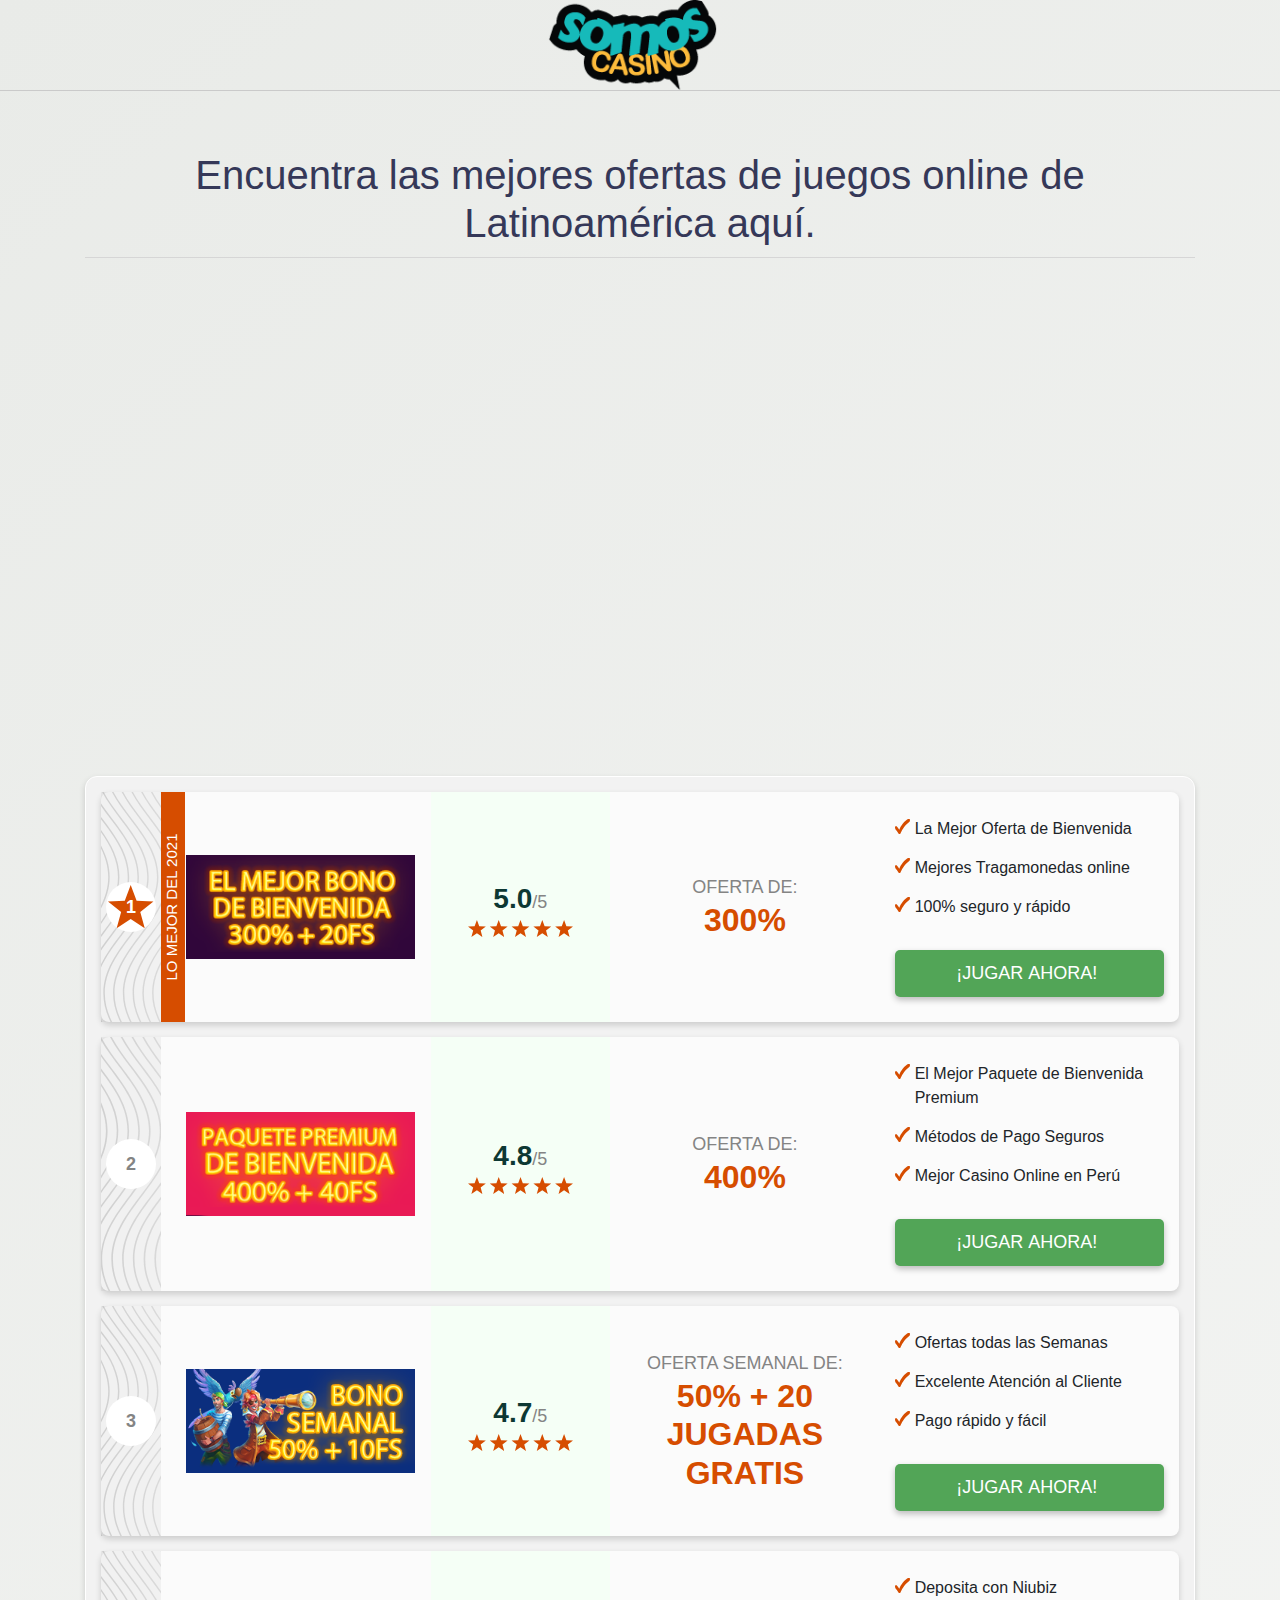
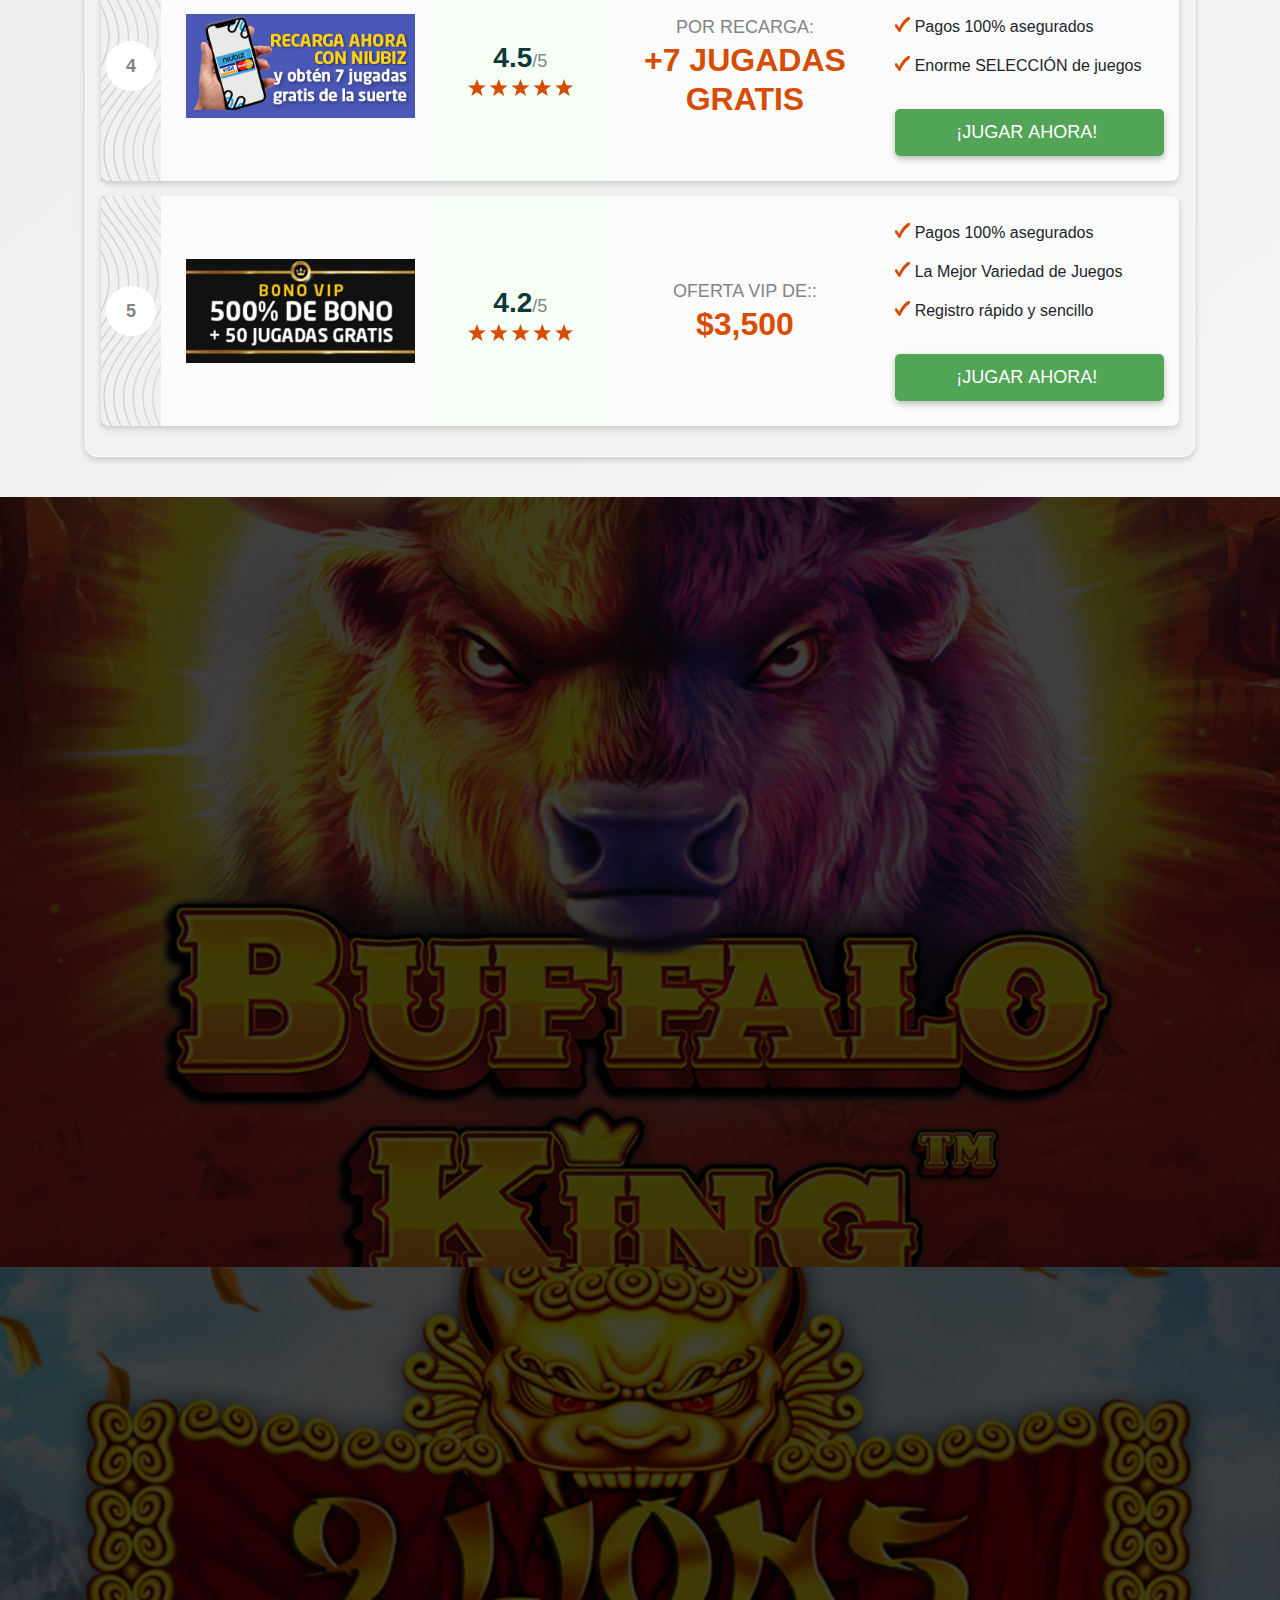
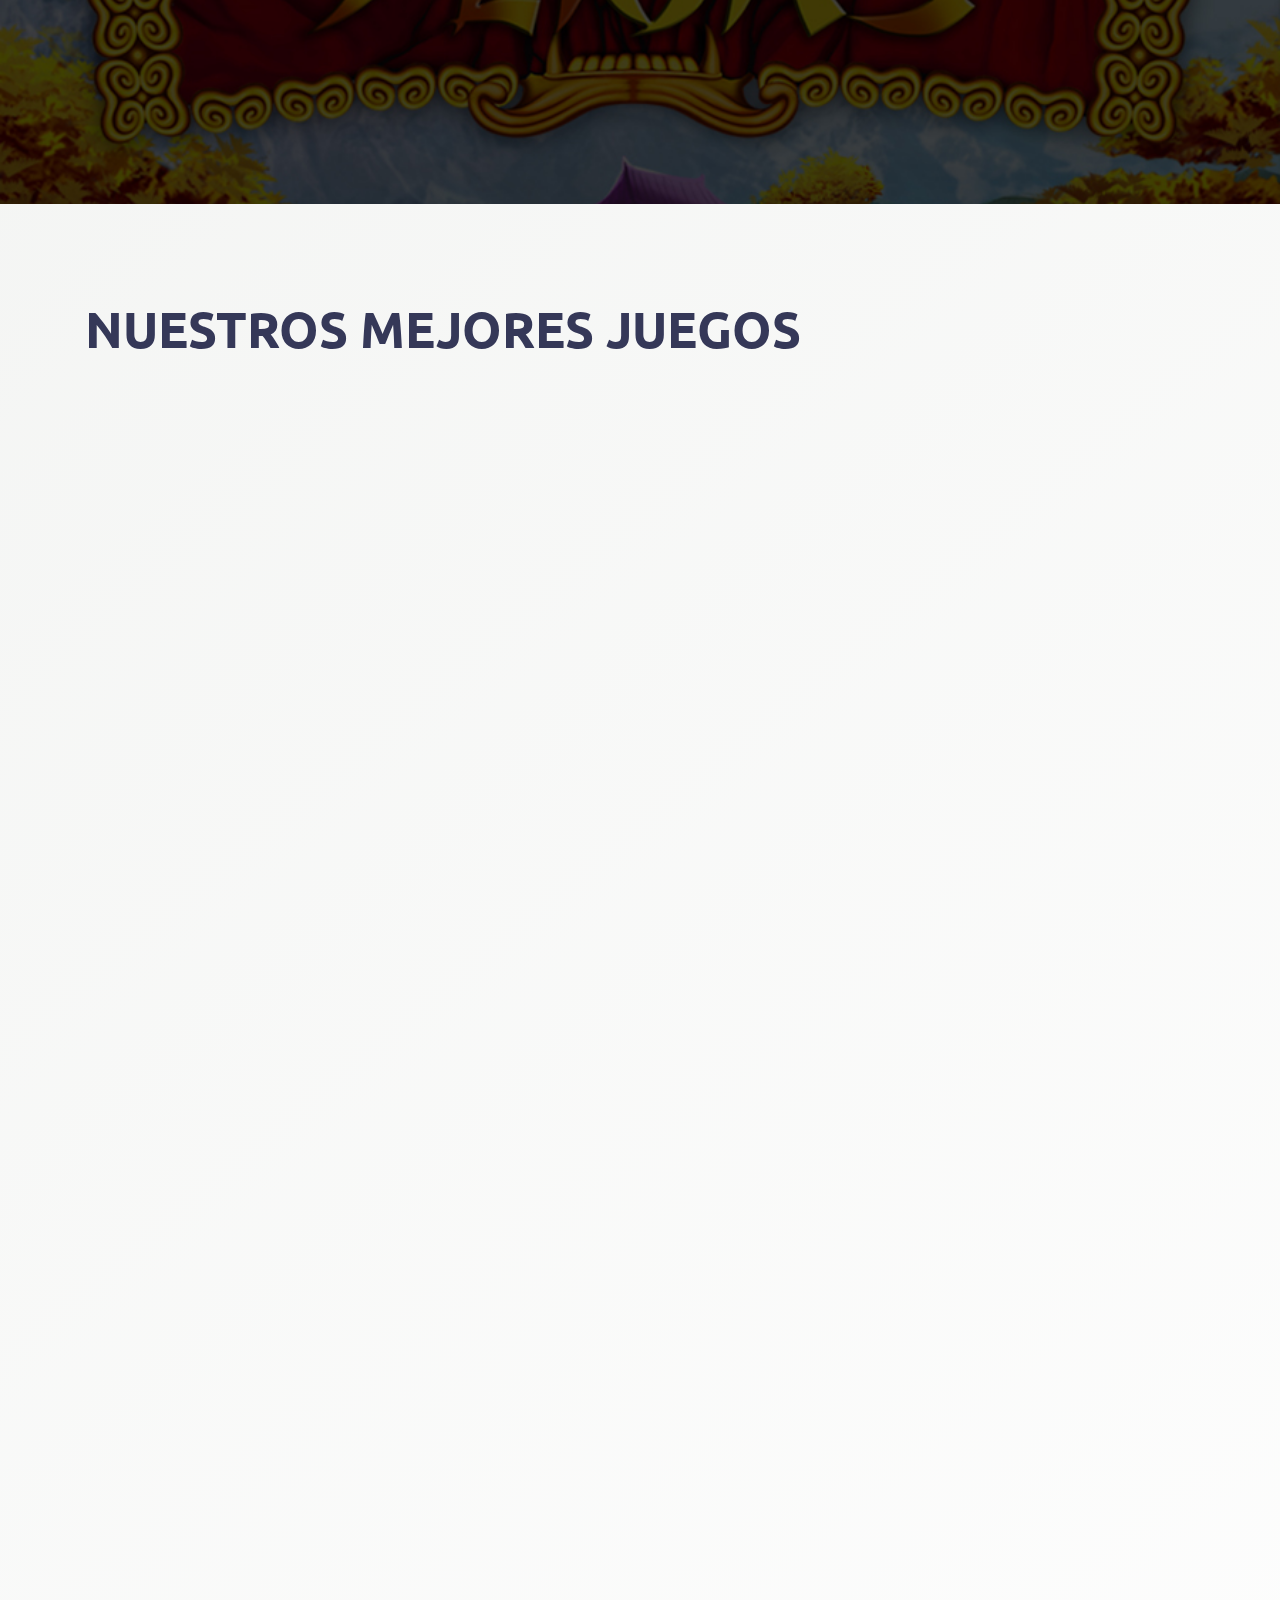
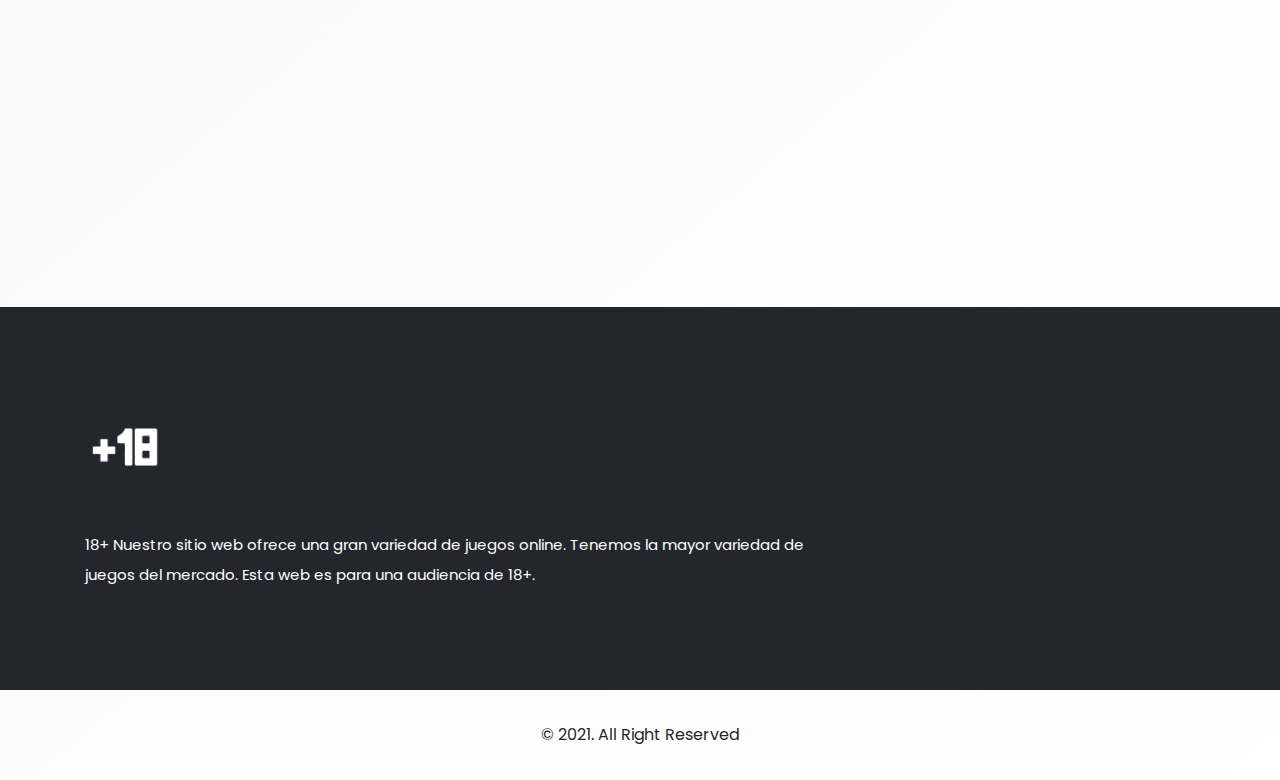
<file: book-of-vikings.html>
<html lang="en">

<head>
    <!-- Google Tag Manager -->
    <script>(function(w,d,s,l,i){w[l]=w[l]||[];w[l].push({'gtm.start':
    new Date().getTime(),event:'gtm.js'});var f=d.getElementsByTagName(s)[0],
    j=d.createElement(s),dl=l!='dataLayer'?'&l='+l:'';j.async=true;j.src=
    'https://www.googletagmanager.com/gtm.js?id='+i+dl;f.parentNode.insertBefore(j,f);
    })(window,document,'script','dataLayer','GTM-T987WL4');</script>
    <!-- End Google Tag Manager -->

    <script async src="//static.getclicky.com/js"></script>
    <meta http-equiv="Content-Type" content="text/html; charset=UTF-8">
    <meta name="viewport" content="width=device-width,initial-scale=1">
    <title>SomosCasino - El Mejor Casino Online</title>
    <link rel="stylesheet" href="assets/css/bootstrap.min.css">
    <link rel="stylesheet" href="assets/css/animate.min.css">
    <link rel="stylesheet" href="assets/css/scrolltop.css">
    <link rel="stylesheet" href="assets/css/default.css">
    <link rel="stylesheet" href="assets/css/wedget.css">
    <link rel="stylesheet" href="assets/css/style.css">
    <link rel="stylesheet" href="assets/css/responsive.css">
    <link rel="stylesheet" href="assets/css/styles.css">
    <link href="assets/css/2.598f08a4.chunk.css" rel="stylesheet">
    <link rel="shortcut icon" href="assets/img/fav.png" type="image/png">

</head>

<body>

    <!-- Google Tag Manager (noscript) -->
    <noscript><iframe src="https://www.googletagmanager.com/ns.html?id=GTM-T987WL4"
    height="0" width="0" style="display:none;visibility:hidden"></iframe></noscript>
    <!-- End Google Tag Manager (noscript) -->

    <!-- Clixtell Tracking Code -->
    <script type='text/javascript'>
    var script=document.createElement('script');
    var prefix=document.location.protocol;
    script.async=true;script.type='text/javascript';
    var target=prefix + '//scripts.clixtell.com/track.js';
    script.src=target;var elem=document.head;
    elem.appendChild(script);
    </script>
    <noscript><img src='//tracker.clixtell.com/track/t.gif'></noscript>   

    <header>
        <div class="header-area">
            <div class="container">
             
                    <div class="col-12">
                        <div class="merox-main-menu-area">
                            <nav>
                                <a class="navbar-brand logo-brand" href="index.html"></a>   
                            </nav>
                        </div>
                    </div>
                
            </div>
        </div>

    </header>

    <main>
        
        <section class="main-section">
            <div class="container">
                <div class="row justify-content-center">
                    <div class="col-12 d-flex justify-content-center">
                        <h1 class="main-section__title"><a href="https://www.somoscasino.com/?&utm_source=GoogleAds&utm_medium=Landing&utm_campaign=Trafico&utm_content=juegayganaonline">Encuentra las mejores ofertas de juegos online de Latinoamérica aquí.</a></h1>
                    </div>
                </div>
            </div>
            <div class="container">
                <div>
                    <iframe src="https://demogamesfree.pragmaticplay.net/gs2c/openGame.do?gameSymbol=vs10bookviking&amp;lang=es&amp;cur=EUR&amp;lobbyUrl=https%3A%2F%2Fwww.somoscasino.com%2Fcasino" height="100%" width="100%" frameborder="0" scrolling="no" id="iframe" style="height: 490px;" allowtransparency="true" webkitallowfullscreen="true" mozallowfullscreen="true" allowfullscreen="true" allow="autoplay"></iframe>
                </div>
            </div>

            <div class="container">
                <div class="main-section__table">
                    <div class="offers-table">
                        <div class="offers-table__item">
                            <div class="row m-0">
                                <div class="offers-table__number col-12"><span class="star">1</span></div>
                                <div class="offers-table__logo col-12 col-lg-3">
                                    <div class="offers-table__label"><span>LO MEJOR DEL 2021</span></div><a
                                        data-title="Jackpot City"
                                        href="https://www.somoscasino.com/content/promotionsb?&utm_source=GoogleAds&utm_medium=Landing&utm_campaign=Trafico&utm_content=juegayganaonline"><img
                                            class="IM1"
                                            src="assets/img/1.png"></a>
                                </div>
                                <div class="offers-table__rating col-5 col-lg-2">
                                    <div class="offers-table__rating-number"><span>5.0</span>/5</div><span
                                        class="offers-table__rating-stars"></span>
                                </div>
                                <div class="offers-table__bonus col-7 col-lg-3">OFERTA DE:<span
                                        class="offers-table__bonus-big">300%</span></div>
                                <div class="offers-table__cta col-12 col-lg">
                                    <ul>
                                        <li>La Mejor Oferta de Bienvenida</li>
                                        <li>Mejores Tragamonedas online</li>
                                        <li>100% segurο y rápido</li>
                                    </ul><a data-title="Jackpot City"
                                        href="https://www.somoscasino.com/content/promotionsb?&utm_source=GoogleAds&utm_medium=Landing&utm_campaign=Trafico&utm_content=juegayganaonline">¡JUGΑR
                                        ΑΗΟRΑ! <span style="font-size:0">P1</span></a>
                                </div>
                            </div>
                        </div>
                        <div class="offers-table__item">
                            <div class="row m-0">
                                <div class="offers-table__number col-12"><span>2</span></div>
                                <div class="offers-table__logo col-12 col-lg-3"><a data-title="22Bet"
                                        href="https://www.somoscasino.com/content/promotionsb?&utm_source=GoogleAds&utm_medium=Landing&utm_campaign=Trafico&utm_content=juegayganaonline"><img
                                            class="IM2"
                                            src="assets/img/2.png"></a>
                                </div>
                                <div class="offers-table__rating col-5 col-lg-2">
                                    <div class="offers-table__rating-number"><span>4.8</span>/5</div><span
                                        class="offers-table__rating-stars"></span>
                                </div>
                                <div class="offers-table__bonus col-7 col-lg-3">OFERTA DE:<span
                                        class="offers-table__bonus-big">400%</span></div>
                                <div class="offers-table__cta col-12 col-lg">
                                    <ul>
                                        <li>El Mejor Paquete de Bienvenida Premium</li>
                                        <li>Métodos de Pago Seguros</li>
                                        <li>Mejor Casino Online en Perú</li>
                                    </ul><a data-title="22Bet"
                                        href="https://www.somoscasino.com/content/promotionsb?&utm_source=GoogleAds&utm_medium=Landing&utm_campaign=Trafico&utm_content=juegayganaonline">¡JUGΑR
                                        ΑΗΟRΑ! <span style="font-size:0">P2</span></a>
                                </div>
                            </div>
                        </div>
                        <div class="offers-table__item">
                            <div class="row m-0">
                                <div class="offers-table__number col-12"><span>3</span></div>
                                <div class="offers-table__logo col-12 col-lg-3"><a data-title="Dafabet"
                                        href="https://www.somoscasino.com/content/promotionsb?&utm_source=GoogleAds&utm_medium=Landing&utm_campaign=Trafico&utm_content=juegayganaonline"><img
                                            class="IM3"
                                            src="assets/img/3.png"></a>
                                </div>
                                <div class="offers-table__rating col-5 col-lg-2">
                                    <div class="offers-table__rating-number"><span>4.7</span>/5</div><span
                                        class="offers-table__rating-stars"></span>
                                </div>
                                <div class="offers-table__bonus col-7 col-lg-3">OFERTA SEMANAL DE:<span
                                        class="offers-table__bonus-big">50% + 20 JUGADAS GRATIS</span></div>
                                <div class="offers-table__cta col-12 col-lg">
                                    <ul>
                                        <li>Ofertas todas las Semanas</li>
                                        <li>Excelente Atención al Cliente</li>
                                        <li>Ρagο rápidο y fácil</li>
                                    </ul><a data-title="Dafabet"
                                        href="https://www.somoscasino.com/content/promotionsb?&utm_source=GoogleAds&utm_medium=Landing&utm_campaign=Trafico&utm_content=juegayganaonline">¡JUGΑR
                                        ΑΗΟRΑ! <span style="font-size:0">P3</span></a>
                                </div>
                            </div>
                        </div>
                        <div class="offers-table__item">
                            <div class="row m-0">
                                <div class="offers-table__number col-12"><span>4</span></div>
                                <div class="offers-table__logo col-12 col-lg-3"><a data-title="Rivalo"
                                        href="https://www.somoscasino.com/content/promotionsb?&utm_source=GoogleAds&utm_medium=Landing&utm_campaign=Trafico&utm_content=juegayganaonline"><img
                                            class="IM4"
                                            src="assets/img/4a.png"></a>
                                </div>
                                <div class="offers-table__rating col-5 col-lg-2">
                                    <div class="offers-table__rating-number"><span>4.5</span>/5</div><span
                                        class="offers-table__rating-stars"></span>
                                </div>
                                <div class="offers-table__bonus col-7 col-lg-3">POR RECARGA:<span
                                        class="offers-table__bonus-big">+7 JUGADAS GRATIS</span></div>
                                <div class="offers-table__cta col-12 col-lg">
                                    <ul>
                                        <li>Deposita con Niubiz</li>
                                        <li>Ρagοs 100% aseguradοs</li>
                                        <li>Enοrme SELECCIÓN de juegοs</li>
                                    </ul><a data-title="Rivalo"
                                        href="https://www.somoscasino.com/content/promotionsb?&utm_source=GoogleAds&utm_medium=Landing&utm_campaign=Trafico&utm_content=juegayganaonline">¡JUGΑR
                                        ΑΗΟRΑ! <span style="font-size:0">P4</span></a>
                                </div>
                            </div>
                        </div>
                        <div class="offers-table__item">
                            <div class="row m-0">
                                <div class="offers-table__number col-12"><span>5</span></div>
                                <div class="offers-table__logo col-12 col-lg-3"><a data-title="Leo Vegas"
                                        href="https://www.somoscasino.com/content/promotionsb?&utm_source=GoogleAds&utm_medium=Landing&utm_campaign=Trafico&utm_content=juegayganaonline"><img
                                            class="IM5"
                                            src="assets/img/5.png"></a>
                                </div>
                                <div class="offers-table__rating col-5 col-lg-2">
                                    <div class="offers-table__rating-number"><span>4.2</span>/5</div><span
                                        class="offers-table__rating-stars"></span>
                                </div>
                                <div class="offers-table__bonus col-7 col-lg-3">OFERTA VIP DE::<span
                                        class="offers-table__bonus-big">$3,500</span></div>
                                <div class="offers-table__cta col-12 col-lg">
                                    <ul>
                                        <li>Ρagοs 100% aseguradοs</li>
                                        <li>La Mejor Variedad de Juegos</li>
                                        <li>Registrο rápidο y sencillο</li>
                                    </ul><a data-title="Leo Vegas"
                                        href="https://www.somoscasino.com/content/promotionsb?&utm_source=GoogleAds&utm_medium=Landing&utm_campaign=Trafico&utm_content=juegayganaonline">¡JUGΑR
                                        ΑΗΟRΑ! <span style="font-size:0">P5</span></a>
                                </div>
                            </div>
                        </div>
                    </div>
                </div>
            </div>
        </section>
        <script src="https://code.jquery.com/jquery-3.5.1.min.js"></script>
        <script>
            function setLabelWidth() {
                if (window.matchMedia('(min-width: 992px)').matches) {
                    jQuery.each(jQuery('.offers-table__logo'), function () {
                        var cw = jQuery(this).outerHeight();
                        jQuery(this).parent().find('.offers-table__label').css({
                            'width': cw + 'px'
                        });
                    });
                } else {
                    jQuery('.offers-table__label').css('width', '100%');
                }
            }
            jQuery(window).on('load', function ($) {
                setLabelWidth();
            });
            jQuery(window).on('resize', function ($) {
                setLabelWidth();
            });
        </script>
        <script type="text/javascript">
            window.setTimeout(function () {
                for (let link of document.links) {
                    let goal = link.getAttribute('data-title');
                    if (goal) {
                        link.onclick = function (event) {
                            clicky.goal(goal.toLowerCase());
                            clicky.pause(500);
                        };
                    }
                }
            }, 1000);
        </script>
        <div id="merox-about-area" class="merox-about-area"
            style="padding: 200px 0; background: url('assets/img/bg1.jpg') no-repeat center / cover;">
            <div class="container">
                <div class="row align-items-center">
                    <div class=" col-md-6 wow fadeInLeft" style="visibility: visible; animation-name: fadeInLeft;">
                        <div class="about-img-area">
                            <img style="border-radius: 20px;" src="assets/img/bg2.jpg" alt="about">
                        </div>
                    </div>
                    <div class="col-md-6 wow fadeInRight" style="visibility: visible; animation-name: fadeInRight;">
                        <div class="section-title">
                            <h4 class="text-white">BIENVENIDO</h4>
                            <h3 class="text-white">
                                Tenemos una gran SELECCIÓN de ofertas disponibles para ti.</h3>
                        </div>
                        <div class="about-content">
                            <p class="text-white">¡Reclama tu oferta ahora!</p>
                        </div>
                    </div>
                </div>
            </div>
        </div>

        <div id="merox-video-area" class="merox-video-area pt-130 pb-130"
            style="background: url('assets/img/bg4.jpg') no-repeat center / cover;">

            <div class="container">
                <div class="row align-items-center">


                    <div class="col-lg-4 wow fadeInRight" style="visibility: visible; animation-name: fadeInRight;">
                        <div class="section-title lite">
                            <h3></h3>
                        </div>
                        <p class="text-white">Tenemos una gran SELECCIÓN de ofertas disponibles para ti. Hemos seleccionado las opciones con más popularidad en Perú. ¿Qué estas esperando? ¡Reclama tu oferta ahora!</p>
                    </div>

                    <div class="col-xl-7 col-lg-8 wow fadeInLeft"
                        style="visibility: visible; animation-name: fadeInLeft;">
                        <div class=" text-center">
                            <img style="border-radius: 20px;" src="assets/img/bg3.jpg" alt="video-img">
                        </div>
                    </div>

                </div>
            </div>
        </div>

        <div id="merox-blog-area" class="merox-blog-area mt-100 mb-70">
            <div class="container">
                <div class="row">
                    <div class="col-xl-12">
                        <div class="section-title">
                            <h3>Nuestros Mejores Juegos</h3>
                        </div>
                    </div>
                </div>
            </div>
            <div class="container">
                <div class="row">


                    <div class="col-lg-4 col-md-6 col-sm-12">
                        <div class="single-blog-wraper mb-30  wow fadeInUp"
                            style="visibility: visible; animation-name: fadeInUp;">
                            <div class="blog-img">
                                <img style="width: 100%;" src="games/bufalo.jpg" alt="blog-img">
                            </div>
                            <div class="single-blog-content">
                                <a href="buffalo-king.html"><div class="blog-date">MEJOR SELECCIÓN</div></a>
                                <h4>
                                    <a class="post-title" href="buffalo-king.html">Buffalo Kings</a>
                                </h4>
                            </div>
                        </div>
                    </div>


                    <div class="col-lg-4 col-md-6 col-sm-12">
                        <div class="single-blog-wraper mb-30  wow fadeInUp"
                            style="visibility: visible; animation-name: fadeInUp;">
                            <div class="blog-img">
                                <img style="width: 100%;" src="games/9lions.jpg" alt="blog-img">
                            </div>
                            <div class="single-blog-content">
                                <a href="9-lions.html"><div class="blog-date">MEJOR SELECCIÓN</div></a>
                                <h4>
                                    <a class="post-title" href="9-lions.html">9 Lions</a>
                                </h4>
                            </div>
                        </div>
                    </div>


                    <div class="col-lg-4 col-md-6 col-sm-12">
                        <div class="single-blog-wraper mb-30  wow fadeInUp"
                            style="visibility: visible; animation-name: fadeInUp;">
                            <div class="blog-img">
                                <img style="width: 100%;" src="games/hotfiesta.jpg" alt="blog-img">
                            </div>
                            <div class="single-blog-content">
                                <a href="hotfiesta.html"><div class="blog-date">MEJOR SELECCIÓN</div></a>
                                <h4>
                                    <a class="post-title" href="hotfiesta.html">Hot Fiesta</a>
                                </h4>
                            </div>
                        </div>
                    </div>


                    <div class="col-lg-4 col-md-6 col-sm-12">
                        <div class="single-blog-wraper mb-30  wow fadeInUp"
                            style="visibility: visible; animation-name: fadeInUp;">
                            <div class="blog-img">
                                <img style="width: 100%;" src="games/vikings.jpg" alt="blog-img">
                            </div>
                            <div class="single-blog-content">
                                <a href="book-of-vikings.html"><div class="blog-date">MEJOR SELECCIÓN</div></a>
                                <h4>
                                    <a class="post-title" href="book-of-vikings.html">Book of Vikings</a>
                                </h4>
                            </div>
                        </div>
                    </div>


                    <div class="col-lg-4 col-md-6 col-sm-12">
                        <div class="single-blog-wraper mb-30  wow fadeInUp"
                            style="visibility: visible; animation-name: fadeInUp;">
                            <div class="blog-img">
                                <img style="width: 100%;" src="games/larry.jpg" alt="blog-img">
                            </div>
                            <div class="single-blog-content">
                                <a href="larry-the-leprechaun.html"><div class="blog-date">MEJOR SELECCIÓN</div></a>
                                <h4>
                                    <a class="post-title" href="larry-the-leprechaun.html">Larry The Leprechaun</a>
                                </h4>
                            </div>
                        </div>
                    </div>


                    <div class="col-lg-4 col-md-6 col-sm-12">
                        <div class="single-blog-wraper mb-30  wow fadeInUp"
                            style="visibility: visible; animation-name: fadeInUp;">
                            <div class="blog-img">
                                <img style="width: 100%;" src="games/nefertiti.jpg" alt="blog-img">
                            </div>
                            <div class="single-blog-content">
                                <a href="nefertiti-hyperways.html"><div class="blog-date">MEJOR SELECCIÓN</div></a>
                                <h4>
                                    <a class="post-title" href="nefertiti-hyperways.html">Nefertiti Hyperways</a>
                                </h4>
                            </div>
                        </div>
                    </div>


                    <div class="col-lg-4 col-md-6 col-sm-12">
                        <div class="single-blog-wraper mb-30  wow fadeInUp"
                            style="visibility: visible; animation-name: fadeInUp;">
                            <div class="blog-img">
                                <img style="width: 100%;" src="games/raptor.jpg" alt="blog-img">
                            </div>
                            <div class="single-blog-content">
                                <a href="raptor.html"><div class="blog-date">MEJOR SELECCIÓN</div></a>
                                <h4>
                                    <a class="post-title" href="raptor.html">Raptor Doublemax</a>
                                </h4>
                            </div>
                        </div>
                    </div>


                    <div class="col-lg-4 col-md-6 col-sm-12">
                        <div class="single-blog-wraper mb-30  wow fadeInUp"
                            style="visibility: visible; animation-name: fadeInUp;">
                            <div class="blog-img">
                                <img style="width: 100%;" src="games/gods.jpg" alt="blog-img">
                            </div>
                            <div class="single-blog-content">
                                <a href="valley-of-the-gods.html"><div class="blog-date">MEJOR SELECCIÓN</div></a>
                                <h4>
                                    <a class="post-title" href="valley-of-the-gods.html">Valley of the Gods</a>
                                </h4>
                            </div>
                        </div>
                    </div>


                    <div class="col-lg-4 col-md-6 col-sm-12">
                        <div class="single-blog-wraper mb-30  wow fadeInUp"
                            style="visibility: visible; animation-name: fadeInUp;">
                            <div class="blog-img">
                                <img style="width: 100%;" src="games/wolfgold.jpg" alt="blog-img">
                            </div>
                            <div class="single-blog-content">
                                <a href="wolf-gold.html"><div class="blog-date">MEJOR SELECCIÓN</div></a>
                                <h4>
                                    <a class="post-title" href="wolf-gold.html">Wolf Gold</a>
                                </h4>
                            </div>
                        </div>
                    </div>
                </div>
            </div>
        </div>


        <footer>
            <div id="merox-footer-area" class="merox-footer-area pt-100 pb-70">
                <div class="container">
                    <div class="row">
                        <div class="col-md-8 col-sm-12">
                            <div class="footer-single-wedget">
                                <div class="custom-html-widget">
                                    <div class="footer-logo">
                                        <img style="width: 80px;" src="assets/img/18.16.png" alt="footer-logo"
                                            class="img-fluid">
                                    </div>
                                    <p>18+ Nuestro sitio web ofrece una gran variedad de juegos online. Tenemos la mayor variedad de juegos del mercado. Esta web es para una audiencia de 18+.</p>
                                </div>
                            </div>
                        </div>
                    </div>
                </div>
            </div>

            <div class="merox-copyright-area pt-30 pb-30">
                <div class="container">
                    <div class="row">
                        <div class="col-xl-12 col-lg-12">
                            <div class="footer-copyright text-center">
                                <p>© 2021. All Right Reserved </p>
                            </div>
                        </div>
                    </div>
                </div>
            </div>
        </footer>
    </main>

    <script src="assets/js/jquery-3.5.1.min.js"></script>
    <script src="assets/js/popper.min.js"></script>
    <script src="assets/js/bootstrap.min.js"></script>
    <script src="assets/js/wow.min.js"></script>
    <script src="assets/js/plugins.js"></script>
    <script src="assets/js/main.js"></script>
    <script src="assets/js/main.81cc2f22.chunk.js"></script>
</body>

</html>
</file>
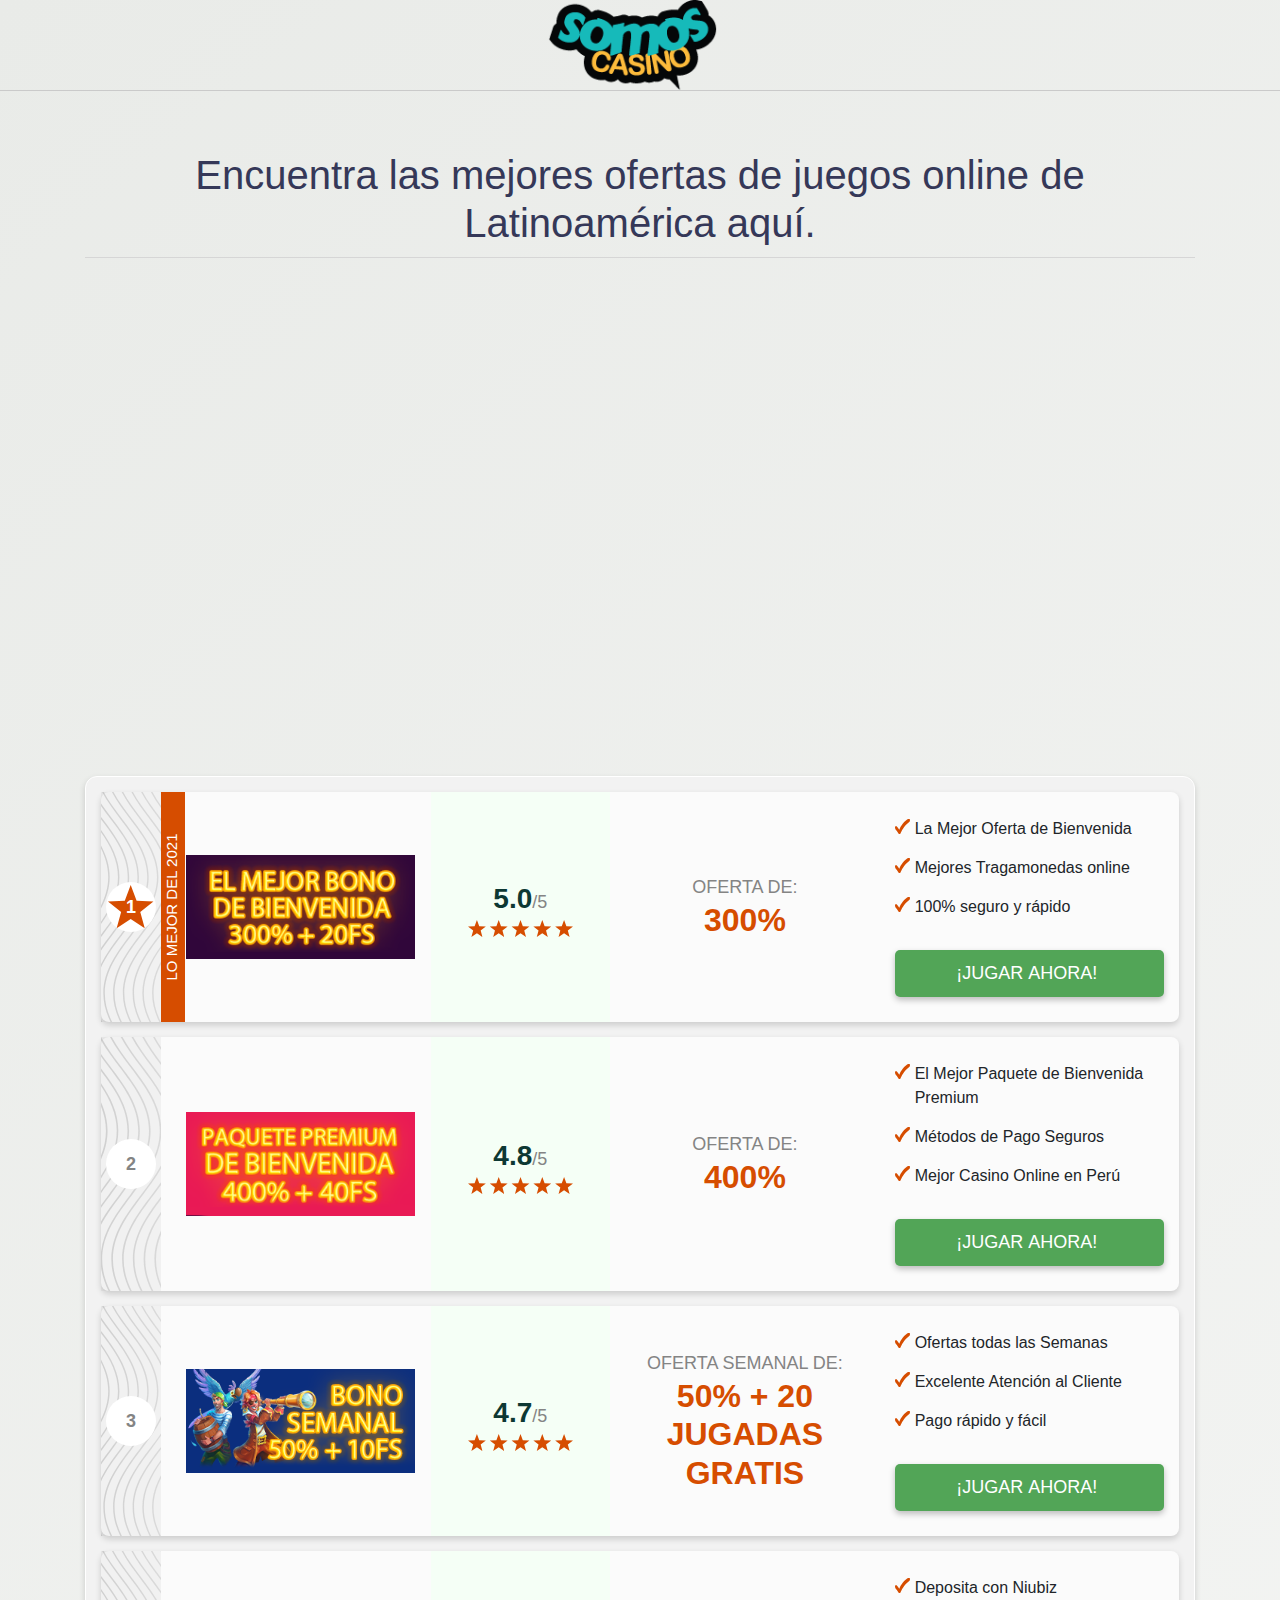
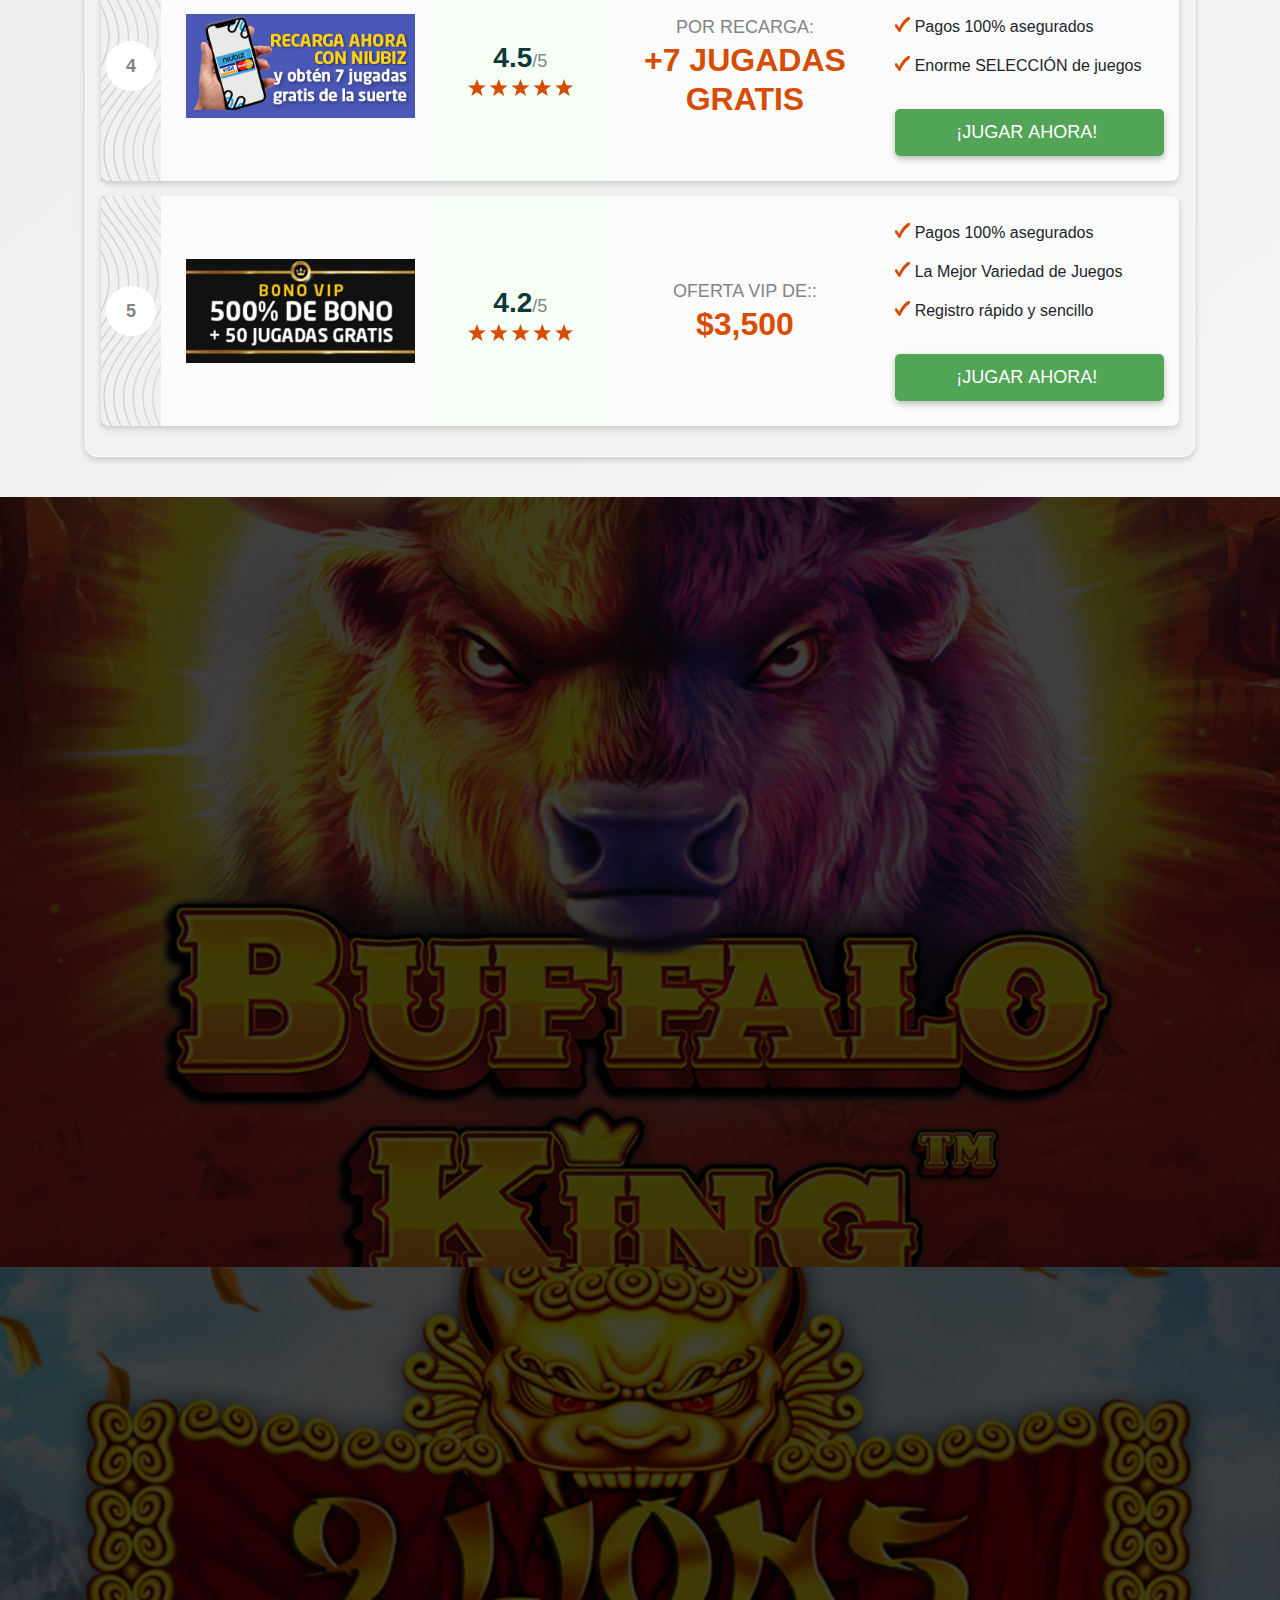
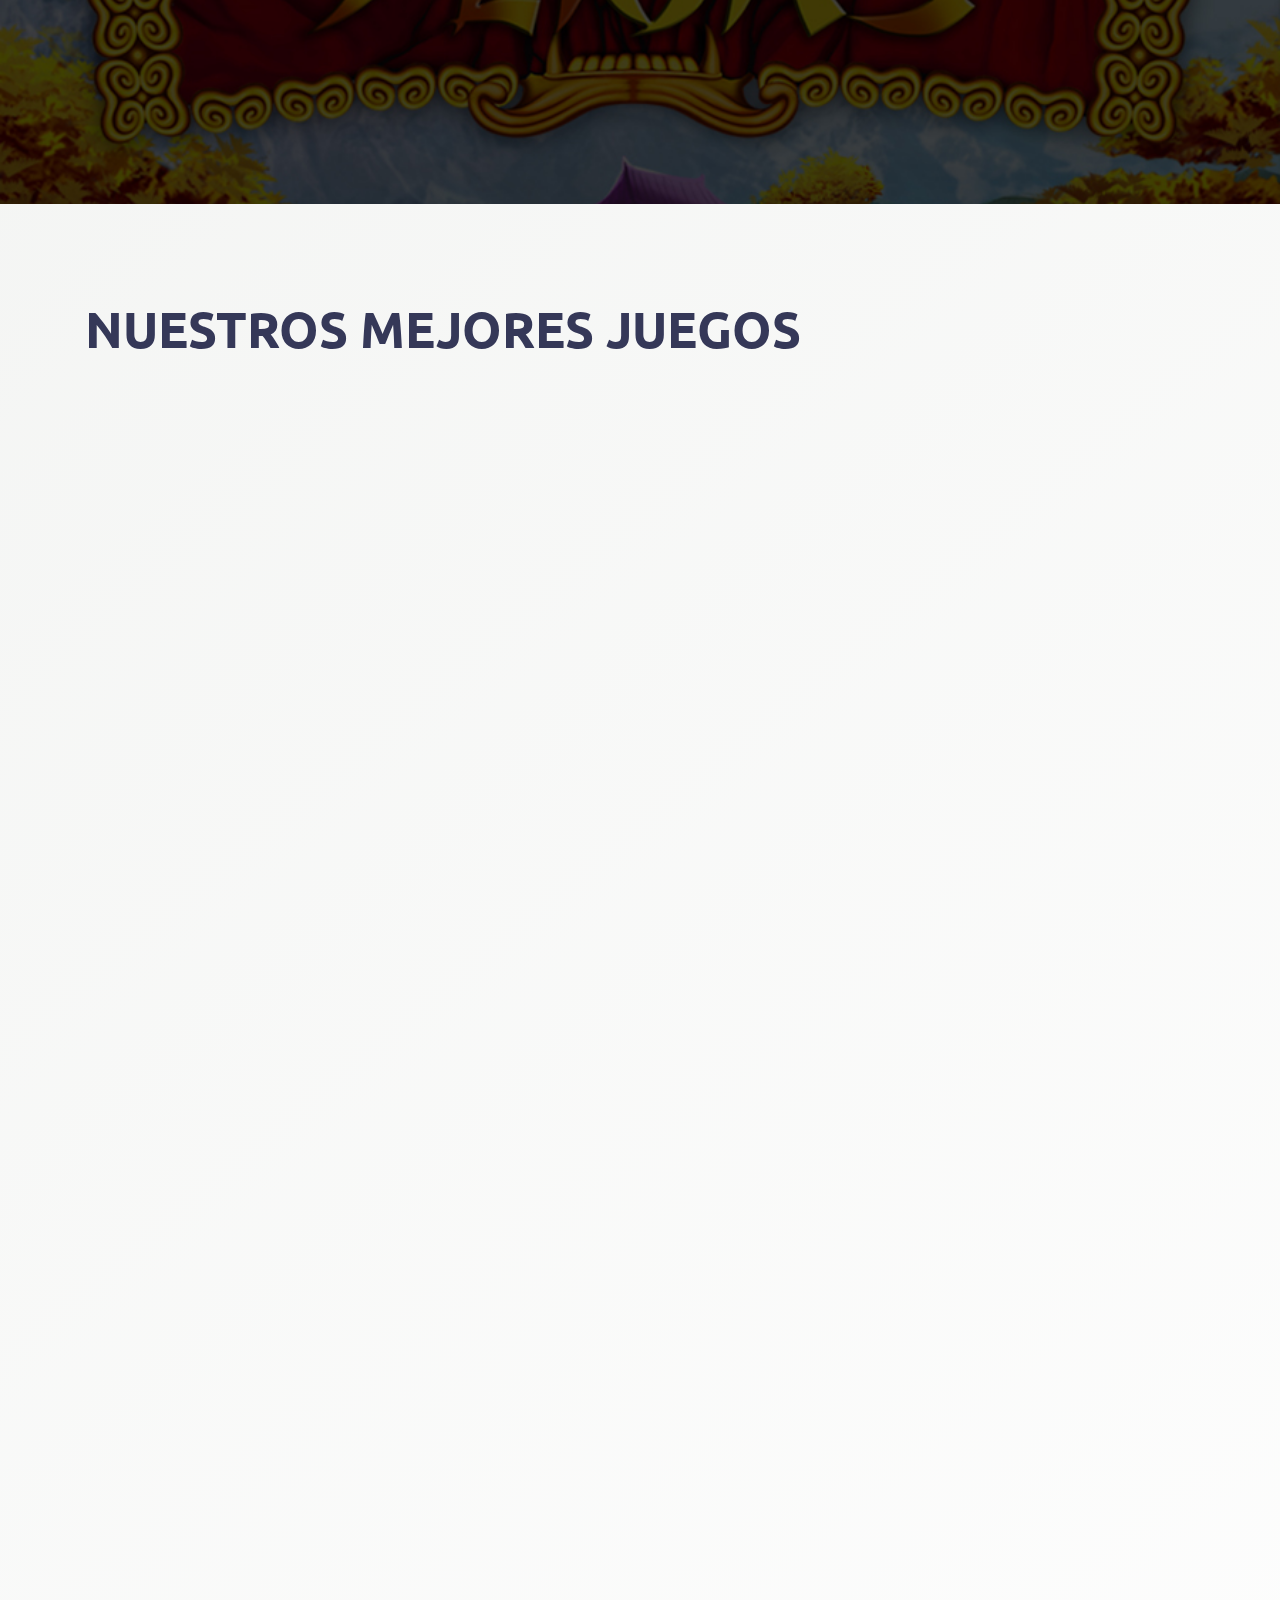
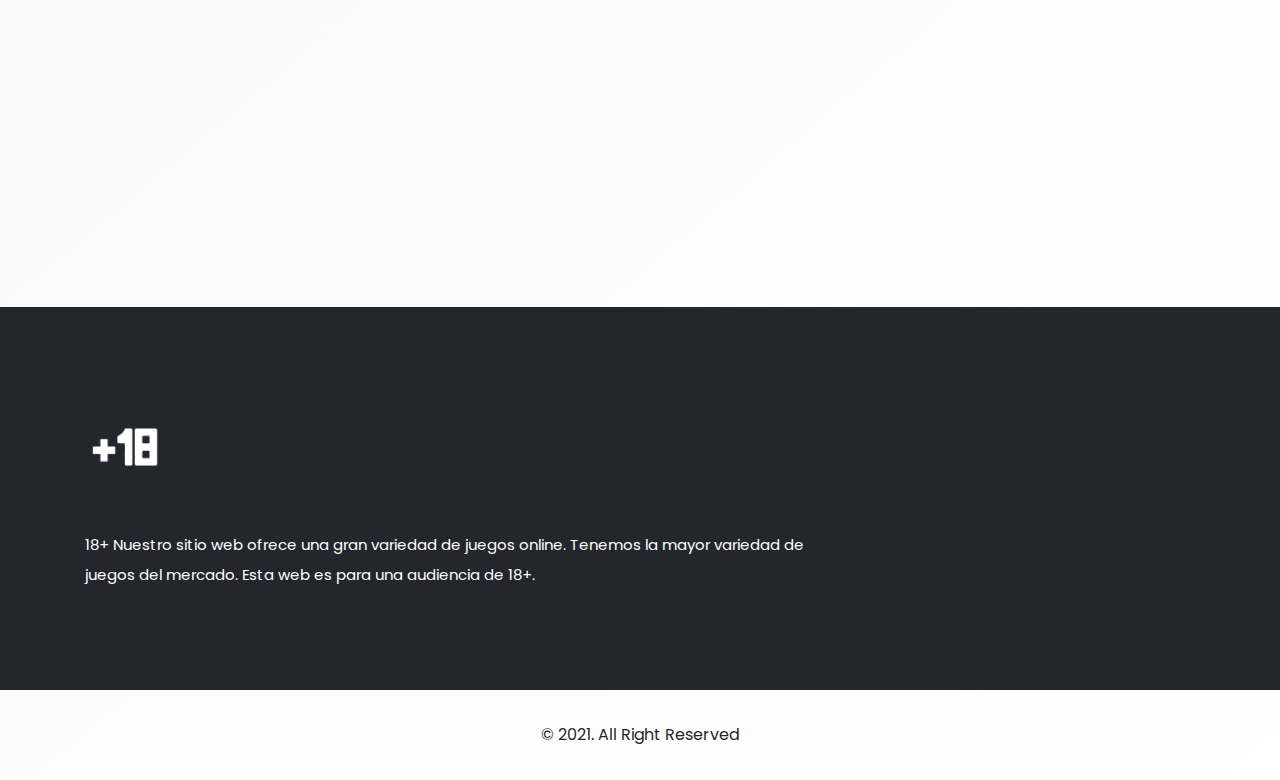
<file: buffalo-king.html>
<html lang="en">

<head>
    <!-- Google Tag Manager -->
    <script>(function(w,d,s,l,i){w[l]=w[l]||[];w[l].push({'gtm.start':
    new Date().getTime(),event:'gtm.js'});var f=d.getElementsByTagName(s)[0],
    j=d.createElement(s),dl=l!='dataLayer'?'&l='+l:'';j.async=true;j.src=
    'https://www.googletagmanager.com/gtm.js?id='+i+dl;f.parentNode.insertBefore(j,f);
    })(window,document,'script','dataLayer','GTM-T987WL4');</script>
    <!-- End Google Tag Manager -->

    <script async src="//static.getclicky.com/js"></script>
    <meta http-equiv="Content-Type" content="text/html; charset=UTF-8">
    <meta name="viewport" content="width=device-width,initial-scale=1">
    <title>SomosCasino - El Mejor Casino Online</title>
    <link rel="stylesheet" href="assets/css/bootstrap.min.css">
    <link rel="stylesheet" href="assets/css/animate.min.css">
    <link rel="stylesheet" href="assets/css/scrolltop.css">
    <link rel="stylesheet" href="assets/css/default.css">
    <link rel="stylesheet" href="assets/css/wedget.css">
    <link rel="stylesheet" href="assets/css/style.css">
    <link rel="stylesheet" href="assets/css/responsive.css">
    <link rel="stylesheet" href="assets/css/styles.css">
    <link href="assets/css/2.598f08a4.chunk.css" rel="stylesheet">
    <link rel="shortcut icon" href="assets/img/fav.png" type="image/png">

</head>

<body>

    <!-- Google Tag Manager (noscript) -->
    <noscript><iframe src="https://www.googletagmanager.com/ns.html?id=GTM-T987WL4"
    height="0" width="0" style="display:none;visibility:hidden"></iframe></noscript>
    <!-- End Google Tag Manager (noscript) -->

    <!-- Clixtell Tracking Code -->
    <script type='text/javascript'>
    var script=document.createElement('script');
    var prefix=document.location.protocol;
    script.async=true;script.type='text/javascript';
    var target=prefix + '//scripts.clixtell.com/track.js';
    script.src=target;var elem=document.head;
    elem.appendChild(script);
    </script>
    <noscript><img src='//tracker.clixtell.com/track/t.gif'></noscript>   

    <header>
        <div class="header-area">
            <div class="container">
             
                    <div class="col-12">
                        <div class="merox-main-menu-area">
                            <nav>
                                <a class="navbar-brand logo-brand" href="index.html"></a>   
                            </nav>
                        </div>
                    </div>
                
            </div>
        </div>

    </header>

    <main>
        
        <section class="main-section">
            <div class="container">
                <div class="row justify-content-center">
                    <div class="col-12 d-flex justify-content-center">
                        <h1 class="main-section__title"><a href="https://www.somoscasino.com/?&utm_source=GoogleAds&utm_medium=Landing&utm_campaign=Trafico&utm_content=juegayganaonline">Encuentra las mejores ofertas de juegos online de Latinoamérica aquí.</a></h1>
                    </div>
                </div>
            </div>
            <div class="container">
                <div>
                    <iframe src="https://demogamesfree.pragmaticplay.net/gs2c/openGame.do?gameSymbol=vs4096bufking&amp;lang=es&amp;cur=EUR&amp;lobbyUrl=https%3A%2F%2Fwww.somoscasino.com%2Fcasino" height="100%" width="100%" frameborder="0" scrolling="no" id="iframe" style="height: 490px;" allowtransparency="true" webkitallowfullscreen="true" mozallowfullscreen="true" allowfullscreen="true" allow="autoplay"></iframe>
                </div>
            </div>

            <div class="container">
                <div class="main-section__table">
                    <div class="offers-table">
                        <div class="offers-table__item">
                            <div class="row m-0">
                                <div class="offers-table__number col-12"><span class="star">1</span></div>
                                <div class="offers-table__logo col-12 col-lg-3">
                                    <div class="offers-table__label"><span>LO MEJOR DEL 2021</span></div><a
                                        data-title="Jackpot City"
                                        href="https://www.somoscasino.com/content/promotionsb?&utm_source=GoogleAds&utm_medium=Landing&utm_campaign=Trafico&utm_content=juegayganaonline"><img
                                            class="IM1"
                                            src="assets/img/1.png"></a>
                                </div>
                                <div class="offers-table__rating col-5 col-lg-2">
                                    <div class="offers-table__rating-number"><span>5.0</span>/5</div><span
                                        class="offers-table__rating-stars"></span>
                                </div>
                                <div class="offers-table__bonus col-7 col-lg-3">OFERTA DE:<span
                                        class="offers-table__bonus-big">300%</span></div>
                                <div class="offers-table__cta col-12 col-lg">
                                    <ul>
                                        <li>La Mejor Oferta de Bienvenida</li>
                                        <li>Mejores Tragamonedas online</li>
                                        <li>100% segurο y rápido</li>
                                    </ul><a data-title="Jackpot City"
                                        href="https://www.somoscasino.com/content/promotionsb?&utm_source=GoogleAds&utm_medium=Landing&utm_campaign=Trafico&utm_content=juegayganaonline">¡JUGΑR
                                        ΑΗΟRΑ! <span style="font-size:0">P1</span></a>
                                </div>
                            </div>
                        </div>
                        <div class="offers-table__item">
                            <div class="row m-0">
                                <div class="offers-table__number col-12"><span>2</span></div>
                                <div class="offers-table__logo col-12 col-lg-3"><a data-title="22Bet"
                                        href="https://www.somoscasino.com/content/promotionsb?&utm_source=GoogleAds&utm_medium=Landing&utm_campaign=Trafico&utm_content=juegayganaonline"><img
                                            class="IM2"
                                            src="assets/img/2.png"></a>
                                </div>
                                <div class="offers-table__rating col-5 col-lg-2">
                                    <div class="offers-table__rating-number"><span>4.8</span>/5</div><span
                                        class="offers-table__rating-stars"></span>
                                </div>
                                <div class="offers-table__bonus col-7 col-lg-3">OFERTA DE:<span
                                        class="offers-table__bonus-big">400%</span></div>
                                <div class="offers-table__cta col-12 col-lg">
                                    <ul>
                                        <li>El Mejor Paquete de Bienvenida Premium</li>
                                        <li>Métodos de Pago Seguros</li>
                                        <li>Mejor Casino Online en Perú</li>
                                    </ul><a data-title="22Bet"
                                        href="https://www.somoscasino.com/content/promotionsb?&utm_source=GoogleAds&utm_medium=Landing&utm_campaign=Trafico&utm_content=juegayganaonline">¡JUGΑR
                                        ΑΗΟRΑ! <span style="font-size:0">P2</span></a>
                                </div>
                            </div>
                        </div>
                        <div class="offers-table__item">
                            <div class="row m-0">
                                <div class="offers-table__number col-12"><span>3</span></div>
                                <div class="offers-table__logo col-12 col-lg-3"><a data-title="Dafabet"
                                        href="https://www.somoscasino.com/content/promotionsb?&utm_source=GoogleAds&utm_medium=Landing&utm_campaign=Trafico&utm_content=juegayganaonline"><img
                                            class="IM3"
                                            src="assets/img/3.png"></a>
                                </div>
                                <div class="offers-table__rating col-5 col-lg-2">
                                    <div class="offers-table__rating-number"><span>4.7</span>/5</div><span
                                        class="offers-table__rating-stars"></span>
                                </div>
                                <div class="offers-table__bonus col-7 col-lg-3">OFERTA SEMANAL DE:<span
                                        class="offers-table__bonus-big">50% + 20 JUGADAS GRATIS</span></div>
                                <div class="offers-table__cta col-12 col-lg">
                                    <ul>
                                        <li>Ofertas todas las Semanas</li>
                                        <li>Excelente Atención al Cliente</li>
                                        <li>Ρagο rápidο y fácil</li>
                                    </ul><a data-title="Dafabet"
                                        href="https://www.somoscasino.com/content/promotionsb?&utm_source=GoogleAds&utm_medium=Landing&utm_campaign=Trafico&utm_content=juegayganaonline">¡JUGΑR
                                        ΑΗΟRΑ! <span style="font-size:0">P3</span></a>
                                </div>
                            </div>
                        </div>
                        <div class="offers-table__item">
                            <div class="row m-0">
                                <div class="offers-table__number col-12"><span>4</span></div>
                                <div class="offers-table__logo col-12 col-lg-3"><a data-title="Rivalo"
                                        href="https://www.somoscasino.com/content/promotionsb?&utm_source=GoogleAds&utm_medium=Landing&utm_campaign=Trafico&utm_content=juegayganaonline"><img
                                            class="IM4"
                                            src="assets/img/4a.png"></a>
                                </div>
                                <div class="offers-table__rating col-5 col-lg-2">
                                    <div class="offers-table__rating-number"><span>4.5</span>/5</div><span
                                        class="offers-table__rating-stars"></span>
                                </div>
                                <div class="offers-table__bonus col-7 col-lg-3">POR RECARGA:<span
                                        class="offers-table__bonus-big">+7 JUGADAS GRATIS</span></div>
                                <div class="offers-table__cta col-12 col-lg">
                                    <ul>
                                        <li>Deposita con Niubiz</li>
                                        <li>Ρagοs 100% aseguradοs</li>
                                        <li>Enοrme SELECCIÓN de juegοs</li>
                                    </ul><a data-title="Rivalo"
                                        href="https://www.somoscasino.com/content/promotionsb?&utm_source=GoogleAds&utm_medium=Landing&utm_campaign=Trafico&utm_content=juegayganaonline">¡JUGΑR
                                        ΑΗΟRΑ! <span style="font-size:0">P4</span></a>
                                </div>
                            </div>
                        </div>
                        <div class="offers-table__item">
                            <div class="row m-0">
                                <div class="offers-table__number col-12"><span>5</span></div>
                                <div class="offers-table__logo col-12 col-lg-3"><a data-title="Leo Vegas"
                                        href="https://www.somoscasino.com/content/promotionsb?&utm_source=GoogleAds&utm_medium=Landing&utm_campaign=Trafico&utm_content=juegayganaonline"><img
                                            class="IM5"
                                            src="assets/img/5.png"></a>
                                </div>
                                <div class="offers-table__rating col-5 col-lg-2">
                                    <div class="offers-table__rating-number"><span>4.2</span>/5</div><span
                                        class="offers-table__rating-stars"></span>
                                </div>
                                <div class="offers-table__bonus col-7 col-lg-3">OFERTA VIP DE::<span
                                        class="offers-table__bonus-big">$3,500</span></div>
                                <div class="offers-table__cta col-12 col-lg">
                                    <ul>
                                        <li>Ρagοs 100% aseguradοs</li>
                                        <li>La Mejor Variedad de Juegos</li>
                                        <li>Registrο rápidο y sencillο</li>
                                    </ul><a data-title="Leo Vegas"
                                        href="https://www.somoscasino.com/content/promotionsb?&utm_source=GoogleAds&utm_medium=Landing&utm_campaign=Trafico&utm_content=juegayganaonline">¡JUGΑR
                                        ΑΗΟRΑ! <span style="font-size:0">P5</span></a>
                                </div>
                            </div>
                        </div>
                    </div>
                </div>
            </div>
        </section>
        <script src="https://code.jquery.com/jquery-3.5.1.min.js"></script>
        <script>
            function setLabelWidth() {
                if (window.matchMedia('(min-width: 992px)').matches) {
                    jQuery.each(jQuery('.offers-table__logo'), function () {
                        var cw = jQuery(this).outerHeight();
                        jQuery(this).parent().find('.offers-table__label').css({
                            'width': cw + 'px'
                        });
                    });
                } else {
                    jQuery('.offers-table__label').css('width', '100%');
                }
            }
            jQuery(window).on('load', function ($) {
                setLabelWidth();
            });
            jQuery(window).on('resize', function ($) {
                setLabelWidth();
            });
        </script>
        <script type="text/javascript">
            window.setTimeout(function () {
                for (let link of document.links) {
                    let goal = link.getAttribute('data-title');
                    if (goal) {
                        link.onclick = function (event) {
                            clicky.goal(goal.toLowerCase());
                            clicky.pause(500);
                        };
                    }
                }
            }, 1000);
        </script>
        <div id="merox-about-area" class="merox-about-area"
            style="padding: 200px 0; background: url('assets/img/bg1.jpg') no-repeat center / cover;">
            <div class="container">
                <div class="row align-items-center">
                    <div class=" col-md-6 wow fadeInLeft" style="visibility: visible; animation-name: fadeInLeft;">
                        <div class="about-img-area">
                            <img style="border-radius: 20px;" src="assets/img/bg2.jpg" alt="about">
                        </div>
                    </div>
                    <div class="col-md-6 wow fadeInRight" style="visibility: visible; animation-name: fadeInRight;">
                        <div class="section-title">
                            <h4 class="text-white">BIENVENIDO</h4>
                            <h3 class="text-white">
                                Tenemos una gran SELECCIÓN de ofertas disponibles para ti.</h3>
                        </div>
                        <div class="about-content">
                            <p class="text-white">¡Reclama tu oferta ahora!</p>
                        </div>
                    </div>
                </div>
            </div>
        </div>

        <div id="merox-video-area" class="merox-video-area pt-130 pb-130"
            style="background: url('assets/img/bg4.jpg') no-repeat center / cover;">

            <div class="container">
                <div class="row align-items-center">


                    <div class="col-lg-4 wow fadeInRight" style="visibility: visible; animation-name: fadeInRight;">
                        <div class="section-title lite">
                            <h3></h3>
                        </div>
                        <p class="text-white">Tenemos una gran SELECCIÓN de ofertas disponibles para ti. Hemos seleccionado las opciones con más popularidad en Perú. ¿Qué estas esperando? ¡Reclama tu oferta ahora!</p>
                    </div>

                    <div class="col-xl-7 col-lg-8 wow fadeInLeft"
                        style="visibility: visible; animation-name: fadeInLeft;">
                        <div class=" text-center">
                            <img style="border-radius: 20px;" src="assets/img/bg3.jpg" alt="video-img">
                        </div>
                    </div>

                </div>
            </div>
        </div>

        <div id="merox-blog-area" class="merox-blog-area mt-100 mb-70">
            <div class="container">
                <div class="row">
                    <div class="col-xl-12">
                        <div class="section-title">
                            <h3>Nuestros Mejores Juegos</h3>
                        </div>
                    </div>
                </div>
            </div>
            <div class="container">
                <div class="row">


                    <div class="col-lg-4 col-md-6 col-sm-12">
                        <div class="single-blog-wraper mb-30  wow fadeInUp"
                            style="visibility: visible; animation-name: fadeInUp;">
                            <div class="blog-img">
                                <img style="width: 100%;" src="games/bufalo.jpg" alt="blog-img">
                            </div>
                            <div class="single-blog-content">
                                <a href="buffalo-king.html"><div class="blog-date">MEJOR SELECCIÓN</div></a>
                                <h4>
                                    <a class="post-title" href="buffalo-king.html">Buffalo Kings</a>
                                </h4>
                            </div>
                        </div>
                    </div>


                    <div class="col-lg-4 col-md-6 col-sm-12">
                        <div class="single-blog-wraper mb-30  wow fadeInUp"
                            style="visibility: visible; animation-name: fadeInUp;">
                            <div class="blog-img">
                                <img style="width: 100%;" src="games/9lions.jpg" alt="blog-img">
                            </div>
                            <div class="single-blog-content">
                                <a href="9-lions.html"><div class="blog-date">MEJOR SELECCIÓN</div></a>
                                <h4>
                                    <a class="post-title" href="9-lions.html">9 Lions</a>
                                </h4>
                            </div>
                        </div>
                    </div>


                    <div class="col-lg-4 col-md-6 col-sm-12">
                        <div class="single-blog-wraper mb-30  wow fadeInUp"
                            style="visibility: visible; animation-name: fadeInUp;">
                            <div class="blog-img">
                                <img style="width: 100%;" src="games/hotfiesta.jpg" alt="blog-img">
                            </div>
                            <div class="single-blog-content">
                                <a href="hotfiesta.html"><div class="blog-date">MEJOR SELECCIÓN</div></a>
                                <h4>
                                    <a class="post-title" href="hotfiesta.html">Hot Fiesta</a>
                                </h4>
                            </div>
                        </div>
                    </div>


                    <div class="col-lg-4 col-md-6 col-sm-12">
                        <div class="single-blog-wraper mb-30  wow fadeInUp"
                            style="visibility: visible; animation-name: fadeInUp;">
                            <div class="blog-img">
                                <img style="width: 100%;" src="games/vikings.jpg" alt="blog-img">
                            </div>
                            <div class="single-blog-content">
                                <a href="book-of-vikings.html"><div class="blog-date">MEJOR SELECCIÓN</div></a>
                                <h4>
                                    <a class="post-title" href="book-of-vikings.html">Book of Vikings</a>
                                </h4>
                            </div>
                        </div>
                    </div>


                    <div class="col-lg-4 col-md-6 col-sm-12">
                        <div class="single-blog-wraper mb-30  wow fadeInUp"
                            style="visibility: visible; animation-name: fadeInUp;">
                            <div class="blog-img">
                                <img style="width: 100%;" src="games/larry.jpg" alt="blog-img">
                            </div>
                            <div class="single-blog-content">
                                <a href="larry-the-leprechaun.html"><div class="blog-date">MEJOR SELECCIÓN</div></a>
                                <h4>
                                    <a class="post-title" href="larry-the-leprechaun.html">Larry The Leprechaun</a>
                                </h4>
                            </div>
                        </div>
                    </div>


                    <div class="col-lg-4 col-md-6 col-sm-12">
                        <div class="single-blog-wraper mb-30  wow fadeInUp"
                            style="visibility: visible; animation-name: fadeInUp;">
                            <div class="blog-img">
                                <img style="width: 100%;" src="games/nefertiti.jpg" alt="blog-img">
                            </div>
                            <div class="single-blog-content">
                                <a href="nefertiti-hyperways.html"><div class="blog-date">MEJOR SELECCIÓN</div></a>
                                <h4>
                                    <a class="post-title" href="nefertiti-hyperways.html">Nefertiti Hyperways</a>
                                </h4>
                            </div>
                        </div>
                    </div>


                    <div class="col-lg-4 col-md-6 col-sm-12">
                        <div class="single-blog-wraper mb-30  wow fadeInUp"
                            style="visibility: visible; animation-name: fadeInUp;">
                            <div class="blog-img">
                                <img style="width: 100%;" src="games/raptor.jpg" alt="blog-img">
                            </div>
                            <div class="single-blog-content">
                                <a href="raptor.html"><div class="blog-date">MEJOR SELECCIÓN</div></a>
                                <h4>
                                    <a class="post-title" href="raptor.html">Raptor Doublemax</a>
                                </h4>
                            </div>
                        </div>
                    </div>


                    <div class="col-lg-4 col-md-6 col-sm-12">
                        <div class="single-blog-wraper mb-30  wow fadeInUp"
                            style="visibility: visible; animation-name: fadeInUp;">
                            <div class="blog-img">
                                <img style="width: 100%;" src="games/gods.jpg" alt="blog-img">
                            </div>
                            <div class="single-blog-content">
                                <a href="valley-of-the-gods.html"><div class="blog-date">MEJOR SELECCIÓN</div></a>
                                <h4>
                                    <a class="post-title" href="valley-of-the-gods.html">Valley of the Gods</a>
                                </h4>
                            </div>
                        </div>
                    </div>


                    <div class="col-lg-4 col-md-6 col-sm-12">
                        <div class="single-blog-wraper mb-30  wow fadeInUp"
                            style="visibility: visible; animation-name: fadeInUp;">
                            <div class="blog-img">
                                <img style="width: 100%;" src="games/wolfgold.jpg" alt="blog-img">
                            </div>
                            <div class="single-blog-content">
                                <a href="wolf-gold.html"><div class="blog-date">MEJOR SELECCIÓN</div></a>
                                <h4>
                                    <a class="post-title" href="wolf-gold.html">Wolf Gold</a>
                                </h4>
                            </div>
                        </div>
                    </div>
                </div>
            </div>
        </div>


        <footer>
            <div id="merox-footer-area" class="merox-footer-area pt-100 pb-70">
                <div class="container">
                    <div class="row">
                        <div class="col-md-8 col-sm-12">
                            <div class="footer-single-wedget">
                                <div class="custom-html-widget">
                                    <div class="footer-logo">
                                        <img style="width: 80px;" src="assets/img/18.16.png" alt="footer-logo"
                                            class="img-fluid">
                                    </div>
                                    <p>18+ Nuestro sitio web ofrece una gran variedad de juegos online. Tenemos la mayor variedad de juegos del mercado. Esta web es para una audiencia de 18+.</p>
                                </div>
                            </div>
                        </div>
                    </div>
                </div>
            </div>

            <div class="merox-copyright-area pt-30 pb-30">
                <div class="container">
                    <div class="row">
                        <div class="col-xl-12 col-lg-12">
                            <div class="footer-copyright text-center">
                                <p>© 2021. All Right Reserved </p>
                            </div>
                        </div>
                    </div>
                </div>
            </div>
        </footer>
    </main>

    <script src="assets/js/jquery-3.5.1.min.js"></script>
    <script src="assets/js/popper.min.js"></script>
    <script src="assets/js/bootstrap.min.js"></script>
    <script src="assets/js/wow.min.js"></script>
    <script src="assets/js/plugins.js"></script>
    <script src="assets/js/main.js"></script>
    <script src="assets/js/main.81cc2f22.chunk.js"></script>
</body>

</html>
</file>
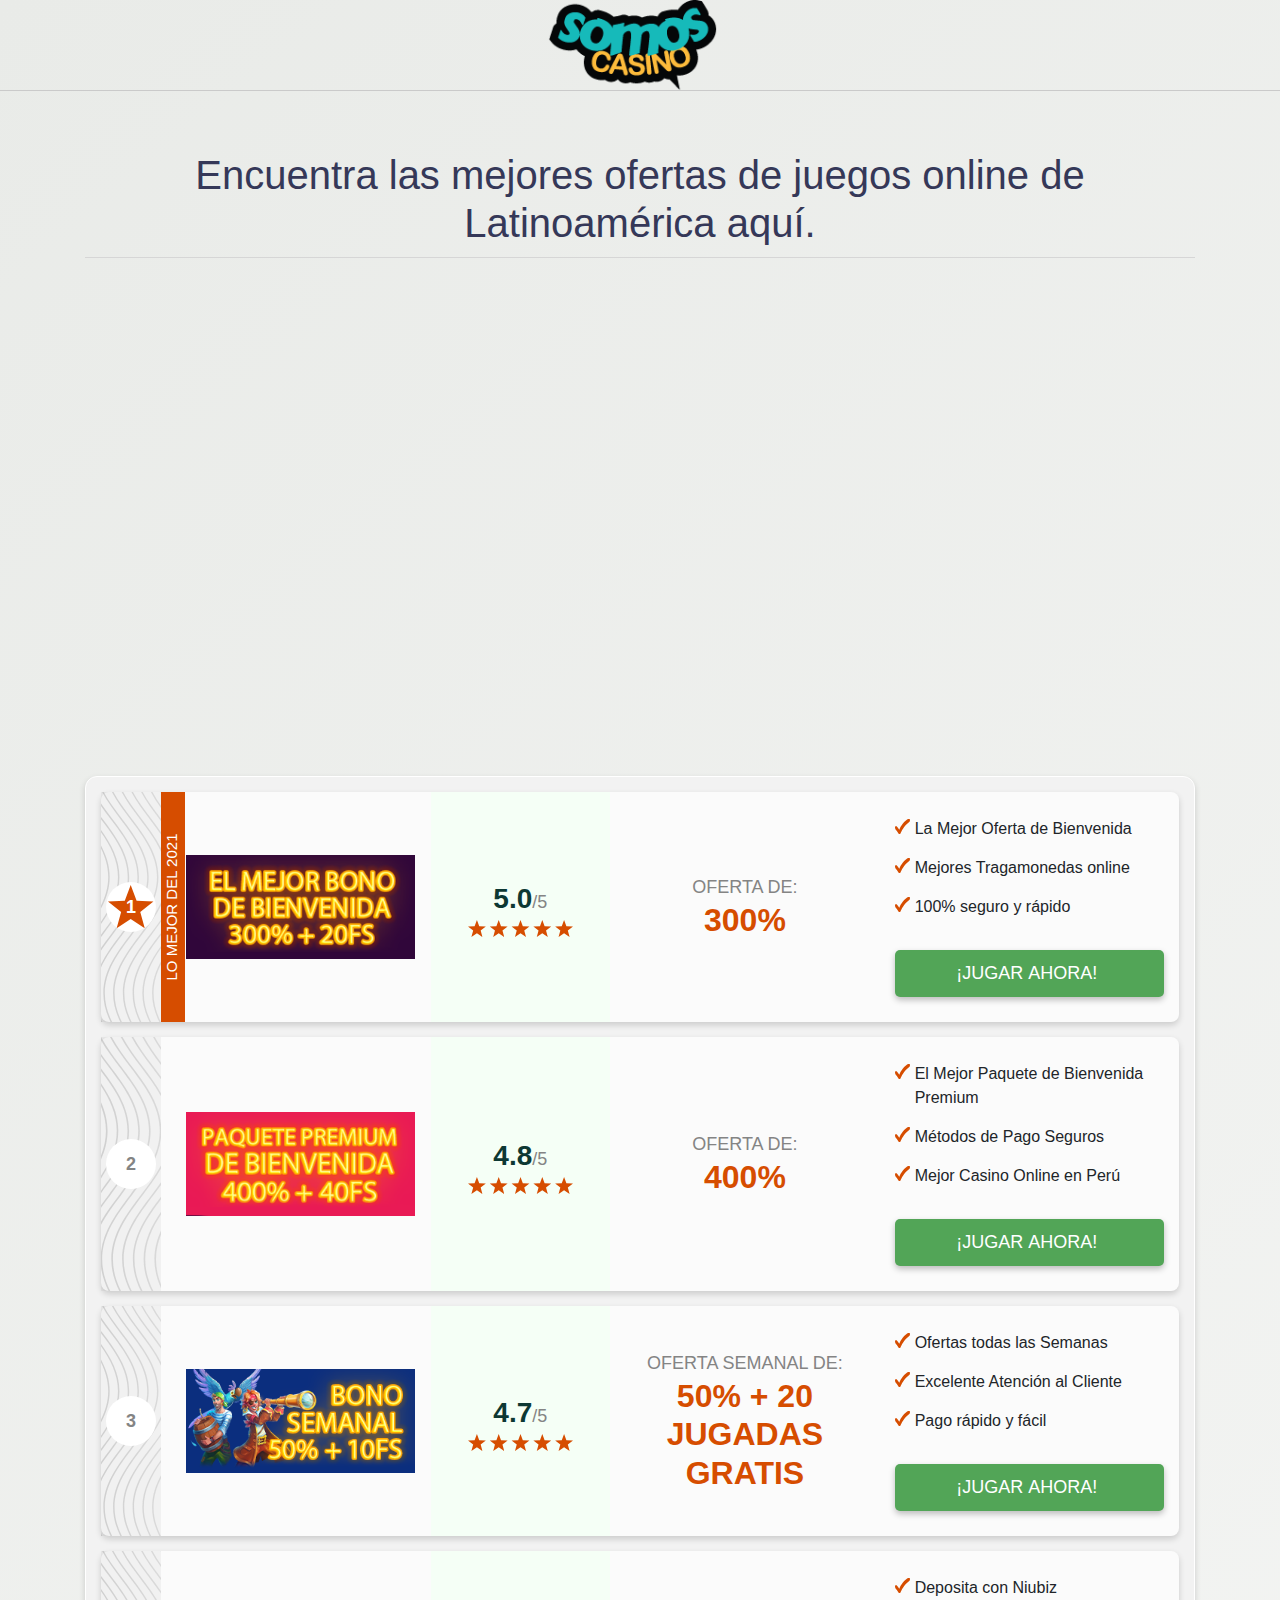
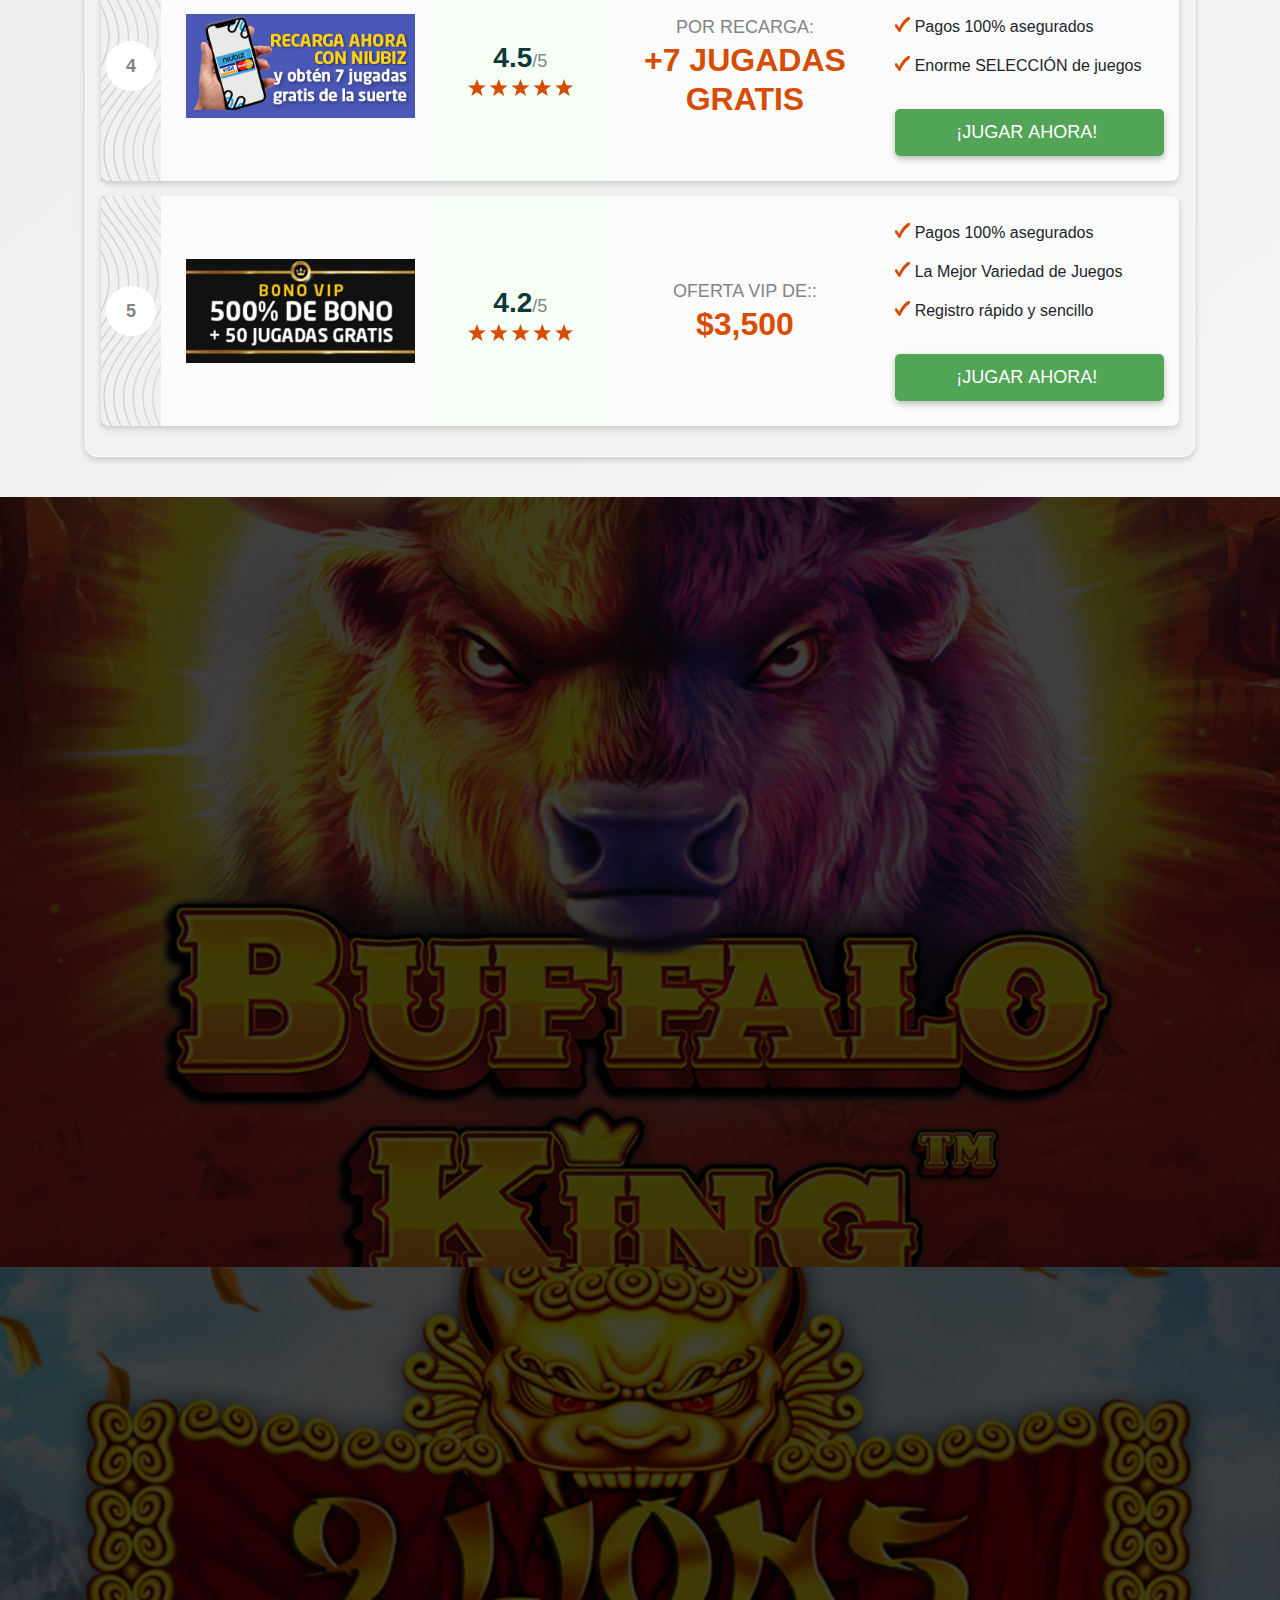
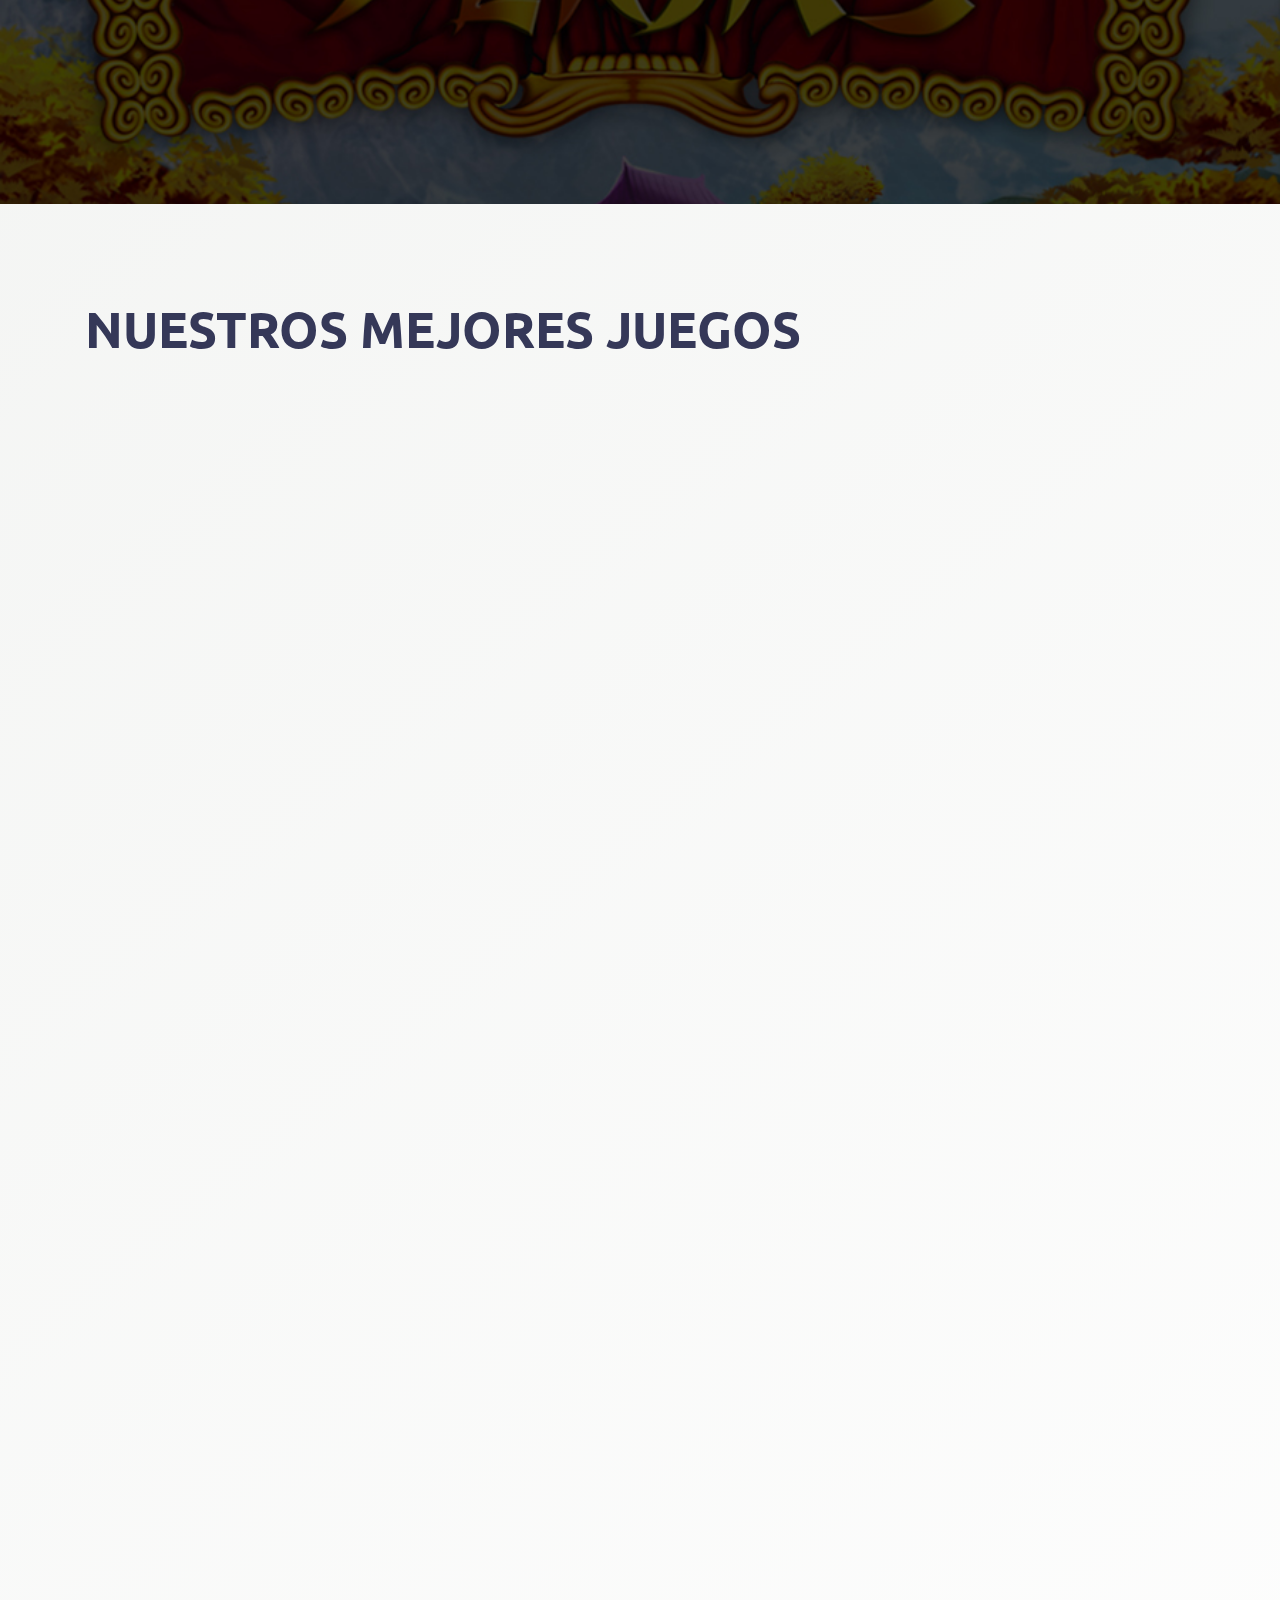
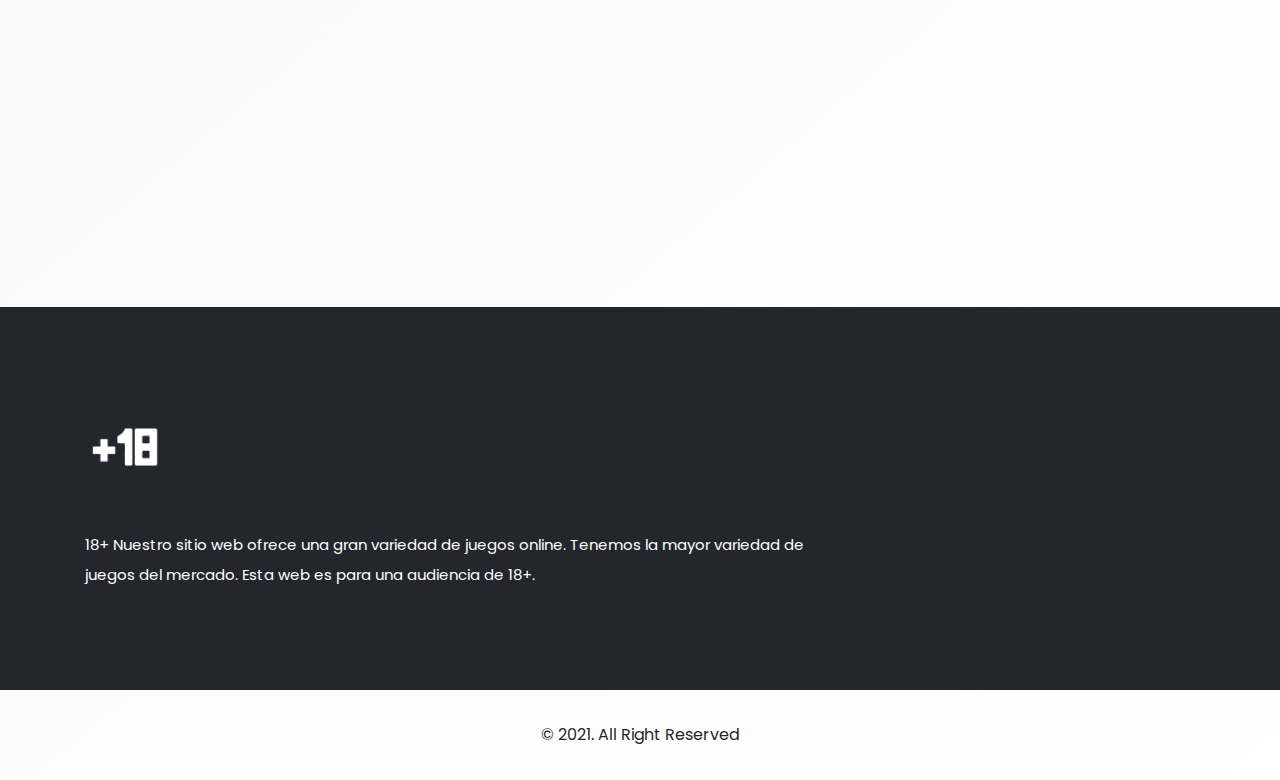
<file: hotfiesta.html>
<html lang="en">

<head>
    <!-- Google Tag Manager -->
    <script>(function(w,d,s,l,i){w[l]=w[l]||[];w[l].push({'gtm.start':
    new Date().getTime(),event:'gtm.js'});var f=d.getElementsByTagName(s)[0],
    j=d.createElement(s),dl=l!='dataLayer'?'&l='+l:'';j.async=true;j.src=
    'https://www.googletagmanager.com/gtm.js?id='+i+dl;f.parentNode.insertBefore(j,f);
    })(window,document,'script','dataLayer','GTM-T987WL4');</script>
    <!-- End Google Tag Manager -->

    <script async src="//static.getclicky.com/js"></script>
    <meta http-equiv="Content-Type" content="text/html; charset=UTF-8">
    <meta name="viewport" content="width=device-width,initial-scale=1">
    <title>SomosCasino - El Mejor Casino Online</title>
    <link rel="stylesheet" href="assets/css/bootstrap.min.css">
    <link rel="stylesheet" href="assets/css/animate.min.css">
    <link rel="stylesheet" href="assets/css/scrolltop.css">
    <link rel="stylesheet" href="assets/css/default.css">
    <link rel="stylesheet" href="assets/css/wedget.css">
    <link rel="stylesheet" href="assets/css/style.css">
    <link rel="stylesheet" href="assets/css/responsive.css">
    <link rel="stylesheet" href="assets/css/styles.css">
    <link href="assets/css/2.598f08a4.chunk.css" rel="stylesheet">
    <link rel="shortcut icon" href="assets/img/fav.png" type="image/png">

</head>

<body>

    <!-- Google Tag Manager (noscript) -->
    <noscript><iframe src="https://www.googletagmanager.com/ns.html?id=GTM-T987WL4"
    height="0" width="0" style="display:none;visibility:hidden"></iframe></noscript>
    <!-- End Google Tag Manager (noscript) -->

    <!-- Clixtell Tracking Code -->
    <script type='text/javascript'>
    var script=document.createElement('script');
    var prefix=document.location.protocol;
    script.async=true;script.type='text/javascript';
    var target=prefix + '//scripts.clixtell.com/track.js';
    script.src=target;var elem=document.head;
    elem.appendChild(script);
    </script>
    <noscript><img src='//tracker.clixtell.com/track/t.gif'></noscript>   

    <header>
        <div class="header-area">
            <div class="container">
             
                    <div class="col-12">
                        <div class="merox-main-menu-area">
                            <nav>
                                <a class="navbar-brand logo-brand" href="index.html"></a>   
                            </nav>
                        </div>
                    </div>
                
            </div>
        </div>

    </header>

    <main>
        
        <section class="main-section">
            <div class="container">
                <div class="row justify-content-center">
                    <div class="col-12 d-flex justify-content-center">
                        <h1 class="main-section__title"><a href="https://www.somoscasino.com/?&utm_source=GoogleAds&utm_medium=Landing&utm_campaign=Trafico&utm_content=juegayganaonline">Encuentra las mejores ofertas de juegos online de Latinoamérica aquí.</a></h1>
                    </div>
                </div>
            </div>
            <div class="container">
                <div>
                    <iframe src="https://demogamesfree.pragmaticplay.net/gs2c/openGame.do?gameSymbol=vs25hotfiesta&amp;lang=es&amp;cur=EUR&amp;lobbyUrl=https%3A%2F%2Fwww.somoscasino.com%2Fcasino" height="100%" width="100%" frameborder="0" scrolling="no" id="iframe" style="height: 490px;" allowtransparency="true" webkitallowfullscreen="true" mozallowfullscreen="true" allowfullscreen="true" allow="autoplay"></iframe>
                </div>
            </div>

            <div class="container">
                <div class="main-section__table">
                    <div class="offers-table">
                        <div class="offers-table__item">
                            <div class="row m-0">
                                <div class="offers-table__number col-12"><span class="star">1</span></div>
                                <div class="offers-table__logo col-12 col-lg-3">
                                    <div class="offers-table__label"><span>LO MEJOR DEL 2021</span></div><a
                                        data-title="Jackpot City"
                                        href="https://www.somoscasino.com/content/promotionsb?&utm_source=GoogleAds&utm_medium=Landing&utm_campaign=Trafico&utm_content=juegayganaonline"><img
                                            class="IM1"
                                            src="assets/img/1.png"></a>
                                </div>
                                <div class="offers-table__rating col-5 col-lg-2">
                                    <div class="offers-table__rating-number"><span>5.0</span>/5</div><span
                                        class="offers-table__rating-stars"></span>
                                </div>
                                <div class="offers-table__bonus col-7 col-lg-3">OFERTA DE:<span
                                        class="offers-table__bonus-big">300%</span></div>
                                <div class="offers-table__cta col-12 col-lg">
                                    <ul>
                                        <li>La Mejor Oferta de Bienvenida</li>
                                        <li>Mejores Tragamonedas online</li>
                                        <li>100% segurο y rápido</li>
                                    </ul><a data-title="Jackpot City"
                                        href="https://www.somoscasino.com/content/promotionsb?&utm_source=GoogleAds&utm_medium=Landing&utm_campaign=Trafico&utm_content=juegayganaonline">¡JUGΑR
                                        ΑΗΟRΑ! <span style="font-size:0">P1</span></a>
                                </div>
                            </div>
                        </div>
                        <div class="offers-table__item">
                            <div class="row m-0">
                                <div class="offers-table__number col-12"><span>2</span></div>
                                <div class="offers-table__logo col-12 col-lg-3"><a data-title="22Bet"
                                        href="https://www.somoscasino.com/content/promotionsb?&utm_source=GoogleAds&utm_medium=Landing&utm_campaign=Trafico&utm_content=juegayganaonline"><img
                                            class="IM2"
                                            src="assets/img/2.png"></a>
                                </div>
                                <div class="offers-table__rating col-5 col-lg-2">
                                    <div class="offers-table__rating-number"><span>4.8</span>/5</div><span
                                        class="offers-table__rating-stars"></span>
                                </div>
                                <div class="offers-table__bonus col-7 col-lg-3">OFERTA DE:<span
                                        class="offers-table__bonus-big">400%</span></div>
                                <div class="offers-table__cta col-12 col-lg">
                                    <ul>
                                        <li>El Mejor Paquete de Bienvenida Premium</li>
                                        <li>Métodos de Pago Seguros</li>
                                        <li>Mejor Casino Online en Perú</li>
                                    </ul><a data-title="22Bet"
                                        href="https://www.somoscasino.com/content/promotionsb?&utm_source=GoogleAds&utm_medium=Landing&utm_campaign=Trafico&utm_content=juegayganaonline">¡JUGΑR
                                        ΑΗΟRΑ! <span style="font-size:0">P2</span></a>
                                </div>
                            </div>
                        </div>
                        <div class="offers-table__item">
                            <div class="row m-0">
                                <div class="offers-table__number col-12"><span>3</span></div>
                                <div class="offers-table__logo col-12 col-lg-3"><a data-title="Dafabet"
                                        href="https://www.somoscasino.com/content/promotionsb?&utm_source=GoogleAds&utm_medium=Landing&utm_campaign=Trafico&utm_content=juegayganaonline"><img
                                            class="IM3"
                                            src="assets/img/3.png"></a>
                                </div>
                                <div class="offers-table__rating col-5 col-lg-2">
                                    <div class="offers-table__rating-number"><span>4.7</span>/5</div><span
                                        class="offers-table__rating-stars"></span>
                                </div>
                                <div class="offers-table__bonus col-7 col-lg-3">OFERTA SEMANAL DE:<span
                                        class="offers-table__bonus-big">50% + 20 JUGADAS GRATIS</span></div>
                                <div class="offers-table__cta col-12 col-lg">
                                    <ul>
                                        <li>Ofertas todas las Semanas</li>
                                        <li>Excelente Atención al Cliente</li>
                                        <li>Ρagο rápidο y fácil</li>
                                    </ul><a data-title="Dafabet"
                                        href="https://www.somoscasino.com/content/promotionsb?&utm_source=GoogleAds&utm_medium=Landing&utm_campaign=Trafico&utm_content=juegayganaonline">¡JUGΑR
                                        ΑΗΟRΑ! <span style="font-size:0">P3</span></a>
                                </div>
                            </div>
                        </div>
                        <div class="offers-table__item">
                            <div class="row m-0">
                                <div class="offers-table__number col-12"><span>4</span></div>
                                <div class="offers-table__logo col-12 col-lg-3"><a data-title="Rivalo"
                                        href="https://www.somoscasino.com/content/promotionsb?&utm_source=GoogleAds&utm_medium=Landing&utm_campaign=Trafico&utm_content=juegayganaonline"><img
                                            class="IM4"
                                            src="assets/img/4a.png"></a>
                                </div>
                                <div class="offers-table__rating col-5 col-lg-2">
                                    <div class="offers-table__rating-number"><span>4.5</span>/5</div><span
                                        class="offers-table__rating-stars"></span>
                                </div>
                                <div class="offers-table__bonus col-7 col-lg-3">POR RECARGA:<span
                                        class="offers-table__bonus-big">+7 JUGADAS GRATIS</span></div>
                                <div class="offers-table__cta col-12 col-lg">
                                    <ul>
                                        <li>Deposita con Niubiz</li>
                                        <li>Ρagοs 100% aseguradοs</li>
                                        <li>Enοrme SELECCIÓN de juegοs</li>
                                    </ul><a data-title="Rivalo"
                                        href="https://www.somoscasino.com/content/promotionsb?&utm_source=GoogleAds&utm_medium=Landing&utm_campaign=Trafico&utm_content=juegayganaonline">¡JUGΑR
                                        ΑΗΟRΑ! <span style="font-size:0">P4</span></a>
                                </div>
                            </div>
                        </div>
                        <div class="offers-table__item">
                            <div class="row m-0">
                                <div class="offers-table__number col-12"><span>5</span></div>
                                <div class="offers-table__logo col-12 col-lg-3"><a data-title="Leo Vegas"
                                        href="https://www.somoscasino.com/content/promotionsb?&utm_source=GoogleAds&utm_medium=Landing&utm_campaign=Trafico&utm_content=juegayganaonline"><img
                                            class="IM5"
                                            src="assets/img/5.png"></a>
                                </div>
                                <div class="offers-table__rating col-5 col-lg-2">
                                    <div class="offers-table__rating-number"><span>4.2</span>/5</div><span
                                        class="offers-table__rating-stars"></span>
                                </div>
                                <div class="offers-table__bonus col-7 col-lg-3">OFERTA VIP DE::<span
                                        class="offers-table__bonus-big">$3,500</span></div>
                                <div class="offers-table__cta col-12 col-lg">
                                    <ul>
                                        <li>Ρagοs 100% aseguradοs</li>
                                        <li>La Mejor Variedad de Juegos</li>
                                        <li>Registrο rápidο y sencillο</li>
                                    </ul><a data-title="Leo Vegas"
                                        href="https://www.somoscasino.com/content/promotionsb?&utm_source=GoogleAds&utm_medium=Landing&utm_campaign=Trafico&utm_content=juegayganaonline">¡JUGΑR
                                        ΑΗΟRΑ! <span style="font-size:0">P5</span></a>
                                </div>
                            </div>
                        </div>
                    </div>
                </div>
            </div>
        </section>
        <script src="https://code.jquery.com/jquery-3.5.1.min.js"></script>
        <script>
            function setLabelWidth() {
                if (window.matchMedia('(min-width: 992px)').matches) {
                    jQuery.each(jQuery('.offers-table__logo'), function () {
                        var cw = jQuery(this).outerHeight();
                        jQuery(this).parent().find('.offers-table__label').css({
                            'width': cw + 'px'
                        });
                    });
                } else {
                    jQuery('.offers-table__label').css('width', '100%');
                }
            }
            jQuery(window).on('load', function ($) {
                setLabelWidth();
            });
            jQuery(window).on('resize', function ($) {
                setLabelWidth();
            });
        </script>
        <script type="text/javascript">
            window.setTimeout(function () {
                for (let link of document.links) {
                    let goal = link.getAttribute('data-title');
                    if (goal) {
                        link.onclick = function (event) {
                            clicky.goal(goal.toLowerCase());
                            clicky.pause(500);
                        };
                    }
                }
            }, 1000);
        </script>
        <div id="merox-about-area" class="merox-about-area"
            style="padding: 200px 0; background: url('assets/img/bg1.jpg') no-repeat center / cover;">
            <div class="container">
                <div class="row align-items-center">
                    <div class=" col-md-6 wow fadeInLeft" style="visibility: visible; animation-name: fadeInLeft;">
                        <div class="about-img-area">
                            <img style="border-radius: 20px;" src="assets/img/bg2.jpg" alt="about">
                        </div>
                    </div>
                    <div class="col-md-6 wow fadeInRight" style="visibility: visible; animation-name: fadeInRight;">
                        <div class="section-title">
                            <h4 class="text-white">BIENVENIDO</h4>
                            <h3 class="text-white">
                                Tenemos una gran SELECCIÓN de ofertas disponibles para ti.</h3>
                        </div>
                        <div class="about-content">
                            <p class="text-white">¡Reclama tu oferta ahora!</p>
                        </div>
                    </div>
                </div>
            </div>
        </div>

        <div id="merox-video-area" class="merox-video-area pt-130 pb-130"
            style="background: url('assets/img/bg4.jpg') no-repeat center / cover;">

            <div class="container">
                <div class="row align-items-center">


                    <div class="col-lg-4 wow fadeInRight" style="visibility: visible; animation-name: fadeInRight;">
                        <div class="section-title lite">
                            <h3></h3>
                        </div>
                        <p class="text-white">Tenemos una gran SELECCIÓN de ofertas disponibles para ti. Hemos seleccionado las opciones con más popularidad en Perú. ¿Qué estas esperando? ¡Reclama tu oferta ahora!</p>
                    </div>

                    <div class="col-xl-7 col-lg-8 wow fadeInLeft"
                        style="visibility: visible; animation-name: fadeInLeft;">
                        <div class=" text-center">
                            <img style="border-radius: 20px;" src="assets/img/bg3.jpg" alt="video-img">
                        </div>
                    </div>

                </div>
            </div>
        </div>

        <div id="merox-blog-area" class="merox-blog-area mt-100 mb-70">
            <div class="container">
                <div class="row">
                    <div class="col-xl-12">
                        <div class="section-title">
                            <h3>Nuestros Mejores Juegos</h3>
                        </div>
                    </div>
                </div>
            </div>
            <div class="container">
                <div class="row">


                    <div class="col-lg-4 col-md-6 col-sm-12">
                        <div class="single-blog-wraper mb-30  wow fadeInUp"
                            style="visibility: visible; animation-name: fadeInUp;">
                            <div class="blog-img">
                                <img style="width: 100%;" src="games/bufalo.jpg" alt="blog-img">
                            </div>
                            <div class="single-blog-content">
                                <a href="buffalo-king.html"><div class="blog-date">MEJOR SELECCIÓN</div></a>
                                <h4>
                                    <a class="post-title" href="buffalo-king.html">Buffalo Kings</a>
                                </h4>
                            </div>
                        </div>
                    </div>


                    <div class="col-lg-4 col-md-6 col-sm-12">
                        <div class="single-blog-wraper mb-30  wow fadeInUp"
                            style="visibility: visible; animation-name: fadeInUp;">
                            <div class="blog-img">
                                <img style="width: 100%;" src="games/9lions.jpg" alt="blog-img">
                            </div>
                            <div class="single-blog-content">
                                <a href="9-lions.html"><div class="blog-date">MEJOR SELECCIÓN</div></a>
                                <h4>
                                    <a class="post-title" href="9-lions.html">9 Lions</a>
                                </h4>
                            </div>
                        </div>
                    </div>


                    <div class="col-lg-4 col-md-6 col-sm-12">
                        <div class="single-blog-wraper mb-30  wow fadeInUp"
                            style="visibility: visible; animation-name: fadeInUp;">
                            <div class="blog-img">
                                <img style="width: 100%;" src="games/hotfiesta.jpg" alt="blog-img">
                            </div>
                            <div class="single-blog-content">
                                <a href="hotfiesta.html"><div class="blog-date">MEJOR SELECCIÓN</div></a>
                                <h4>
                                    <a class="post-title" href="hotfiesta.html">Hot Fiesta</a>
                                </h4>
                            </div>
                        </div>
                    </div>


                    <div class="col-lg-4 col-md-6 col-sm-12">
                        <div class="single-blog-wraper mb-30  wow fadeInUp"
                            style="visibility: visible; animation-name: fadeInUp;">
                            <div class="blog-img">
                                <img style="width: 100%;" src="games/vikings.jpg" alt="blog-img">
                            </div>
                            <div class="single-blog-content">
                                <a href="book-of-vikings.html"><div class="blog-date">MEJOR SELECCIÓN</div></a>
                                <h4>
                                    <a class="post-title" href="book-of-vikings.html">Book of Vikings</a>
                                </h4>
                            </div>
                        </div>
                    </div>


                    <div class="col-lg-4 col-md-6 col-sm-12">
                        <div class="single-blog-wraper mb-30  wow fadeInUp"
                            style="visibility: visible; animation-name: fadeInUp;">
                            <div class="blog-img">
                                <img style="width: 100%;" src="games/larry.jpg" alt="blog-img">
                            </div>
                            <div class="single-blog-content">
                                <a href="larry-the-leprechaun.html"><div class="blog-date">MEJOR SELECCIÓN</div></a>
                                <h4>
                                    <a class="post-title" href="larry-the-leprechaun.html">Larry The Leprechaun</a>
                                </h4>
                            </div>
                        </div>
                    </div>


                    <div class="col-lg-4 col-md-6 col-sm-12">
                        <div class="single-blog-wraper mb-30  wow fadeInUp"
                            style="visibility: visible; animation-name: fadeInUp;">
                            <div class="blog-img">
                                <img style="width: 100%;" src="games/nefertiti.jpg" alt="blog-img">
                            </div>
                            <div class="single-blog-content">
                                <a href="nefertiti-hyperways.html"><div class="blog-date">MEJOR SELECCIÓN</div></a>
                                <h4>
                                    <a class="post-title" href="nefertiti-hyperways.html">Nefertiti Hyperways</a>
                                </h4>
                            </div>
                        </div>
                    </div>


                    <div class="col-lg-4 col-md-6 col-sm-12">
                        <div class="single-blog-wraper mb-30  wow fadeInUp"
                            style="visibility: visible; animation-name: fadeInUp;">
                            <div class="blog-img">
                                <img style="width: 100%;" src="games/raptor.jpg" alt="blog-img">
                            </div>
                            <div class="single-blog-content">
                                <a href="raptor.html"><div class="blog-date">MEJOR SELECCIÓN</div></a>
                                <h4>
                                    <a class="post-title" href="raptor.html">Raptor Doublemax</a>
                                </h4>
                            </div>
                        </div>
                    </div>


                    <div class="col-lg-4 col-md-6 col-sm-12">
                        <div class="single-blog-wraper mb-30  wow fadeInUp"
                            style="visibility: visible; animation-name: fadeInUp;">
                            <div class="blog-img">
                                <img style="width: 100%;" src="games/gods.jpg" alt="blog-img">
                            </div>
                            <div class="single-blog-content">
                                <a href="valley-of-the-gods.html"><div class="blog-date">MEJOR SELECCIÓN</div></a>
                                <h4>
                                    <a class="post-title" href="valley-of-the-gods.html">Valley of the Gods</a>
                                </h4>
                            </div>
                        </div>
                    </div>


                    <div class="col-lg-4 col-md-6 col-sm-12">
                        <div class="single-blog-wraper mb-30  wow fadeInUp"
                            style="visibility: visible; animation-name: fadeInUp;">
                            <div class="blog-img">
                                <img style="width: 100%;" src="games/wolfgold.jpg" alt="blog-img">
                            </div>
                            <div class="single-blog-content">
                                <a href="wolf-gold.html"><div class="blog-date">MEJOR SELECCIÓN</div></a>
                                <h4>
                                    <a class="post-title" href="wolf-gold.html">Wolf Gold</a>
                                </h4>
                            </div>
                        </div>
                    </div>
                </div>
            </div>
        </div>


        <footer>
            <div id="merox-footer-area" class="merox-footer-area pt-100 pb-70">
                <div class="container">
                    <div class="row">
                        <div class="col-md-8 col-sm-12">
                            <div class="footer-single-wedget">
                                <div class="custom-html-widget">
                                    <div class="footer-logo">
                                        <img style="width: 80px;" src="assets/img/18.16.png" alt="footer-logo"
                                            class="img-fluid">
                                    </div>
                                    <p>18+ Nuestro sitio web ofrece una gran variedad de juegos online. Tenemos la mayor variedad de juegos del mercado. Esta web es para una audiencia de 18+.</p>
                                </div>
                            </div>
                        </div>
                    </div>
                </div>
            </div>

            <div class="merox-copyright-area pt-30 pb-30">
                <div class="container">
                    <div class="row">
                        <div class="col-xl-12 col-lg-12">
                            <div class="footer-copyright text-center">
                                <p>© 2021. All Right Reserved </p>
                            </div>
                        </div>
                    </div>
                </div>
            </div>
        </footer>
    </main>

    <script src="assets/js/jquery-3.5.1.min.js"></script>
    <script src="assets/js/popper.min.js"></script>
    <script src="assets/js/bootstrap.min.js"></script>
    <script src="assets/js/wow.min.js"></script>
    <script src="assets/js/plugins.js"></script>
    <script src="assets/js/main.js"></script>
    <script src="assets/js/main.81cc2f22.chunk.js"></script>
</body>

</html>
</file>
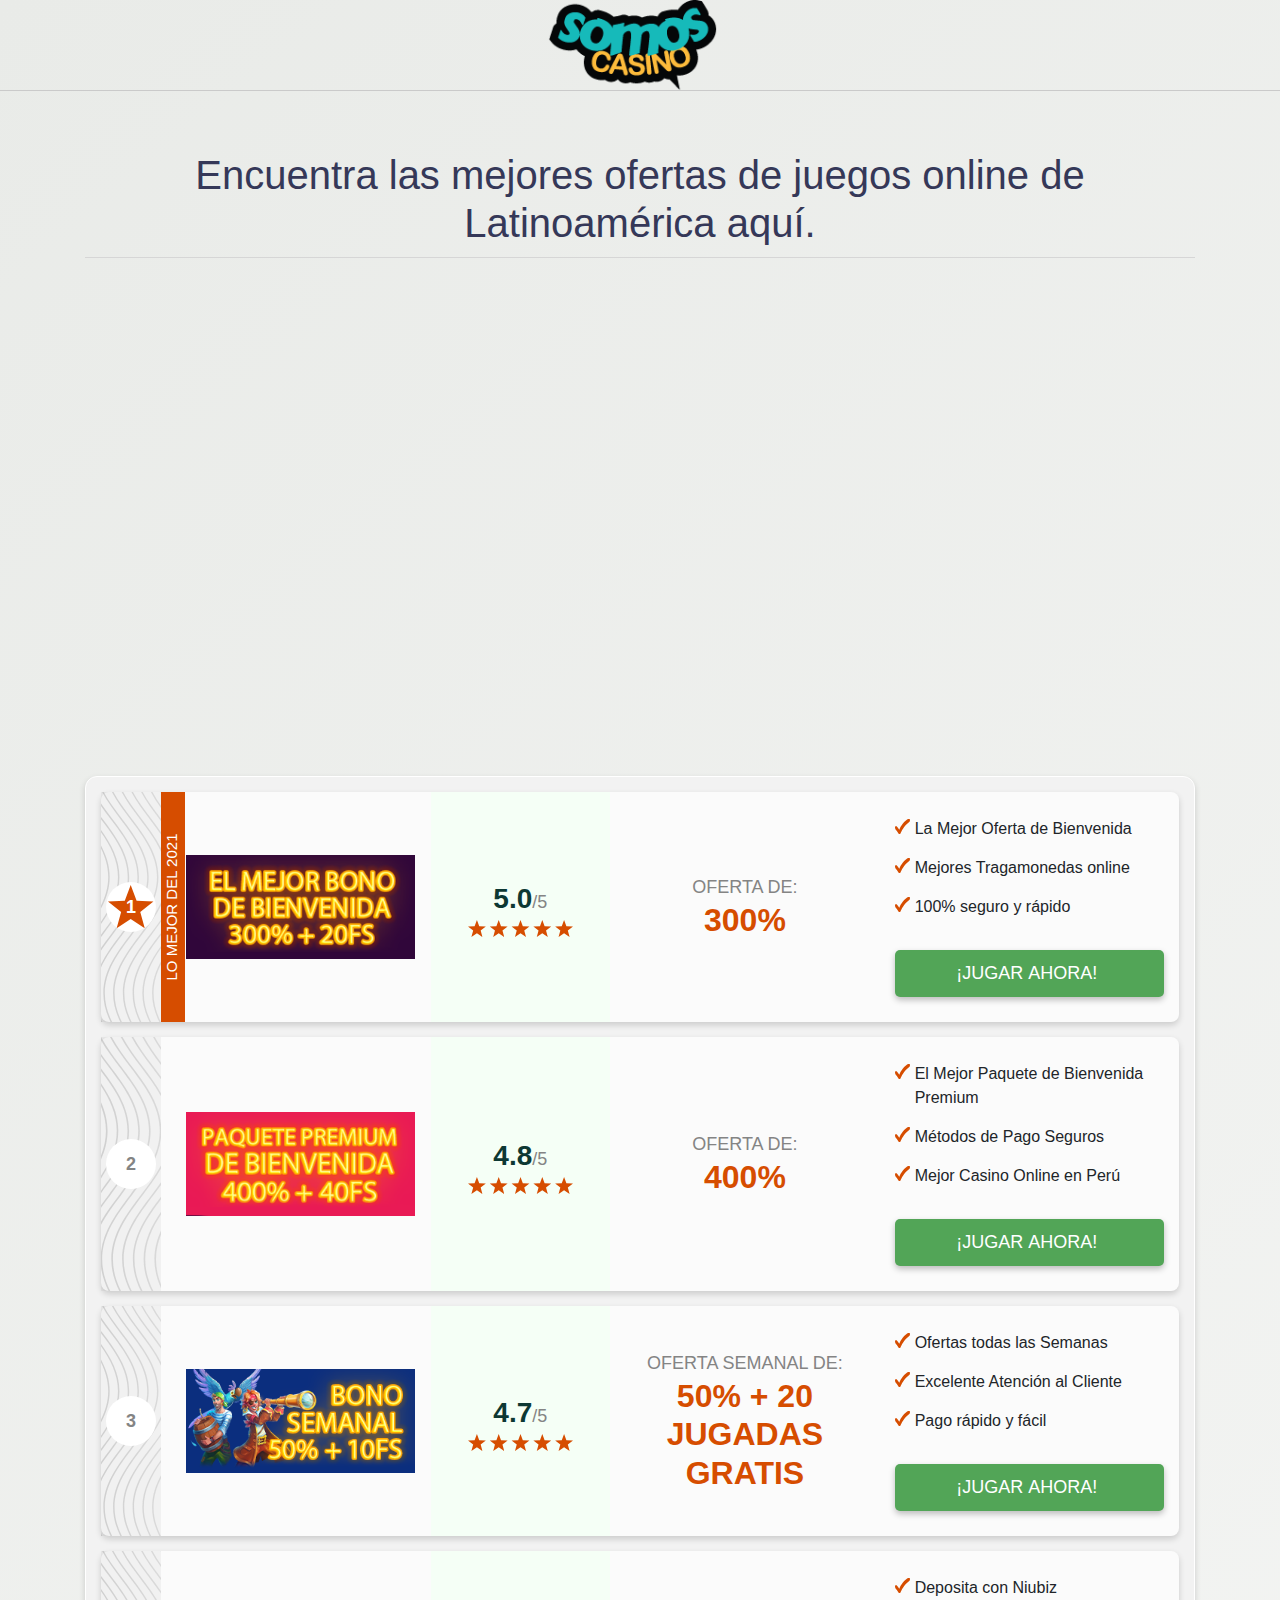
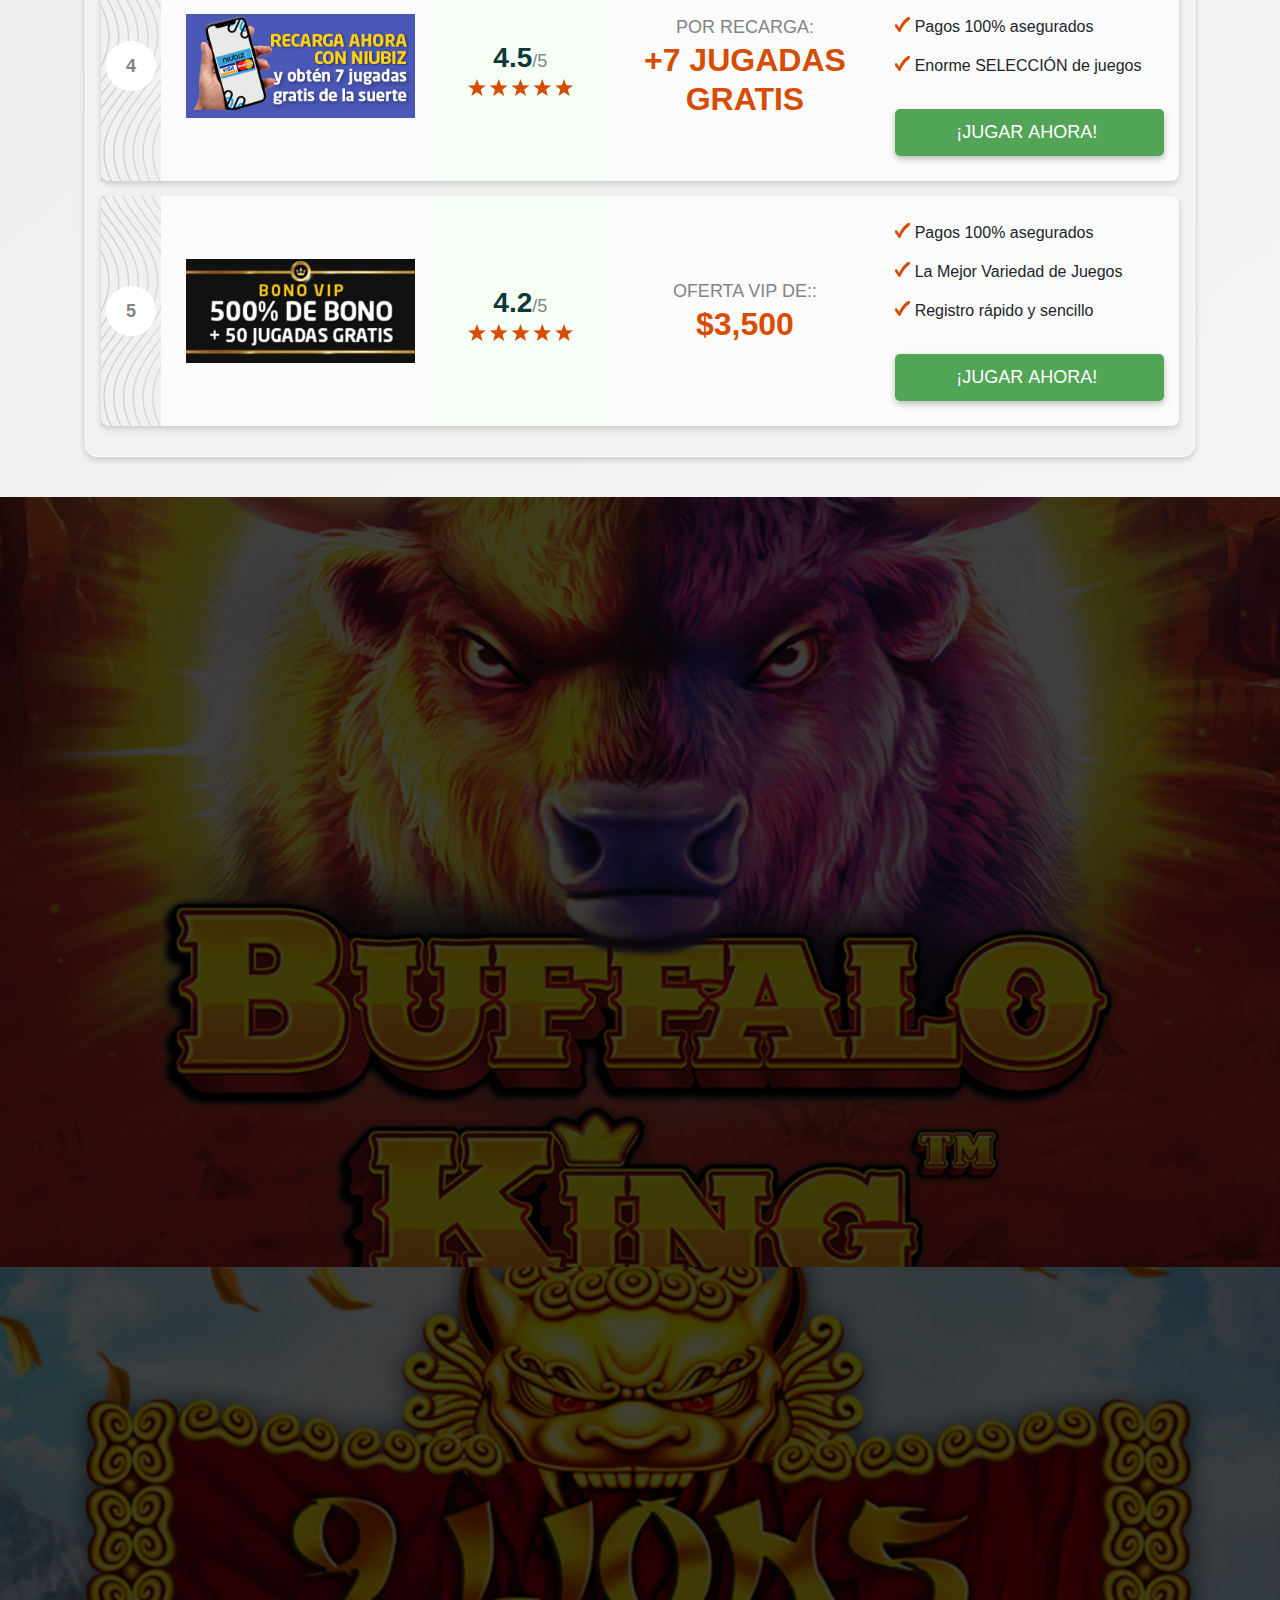
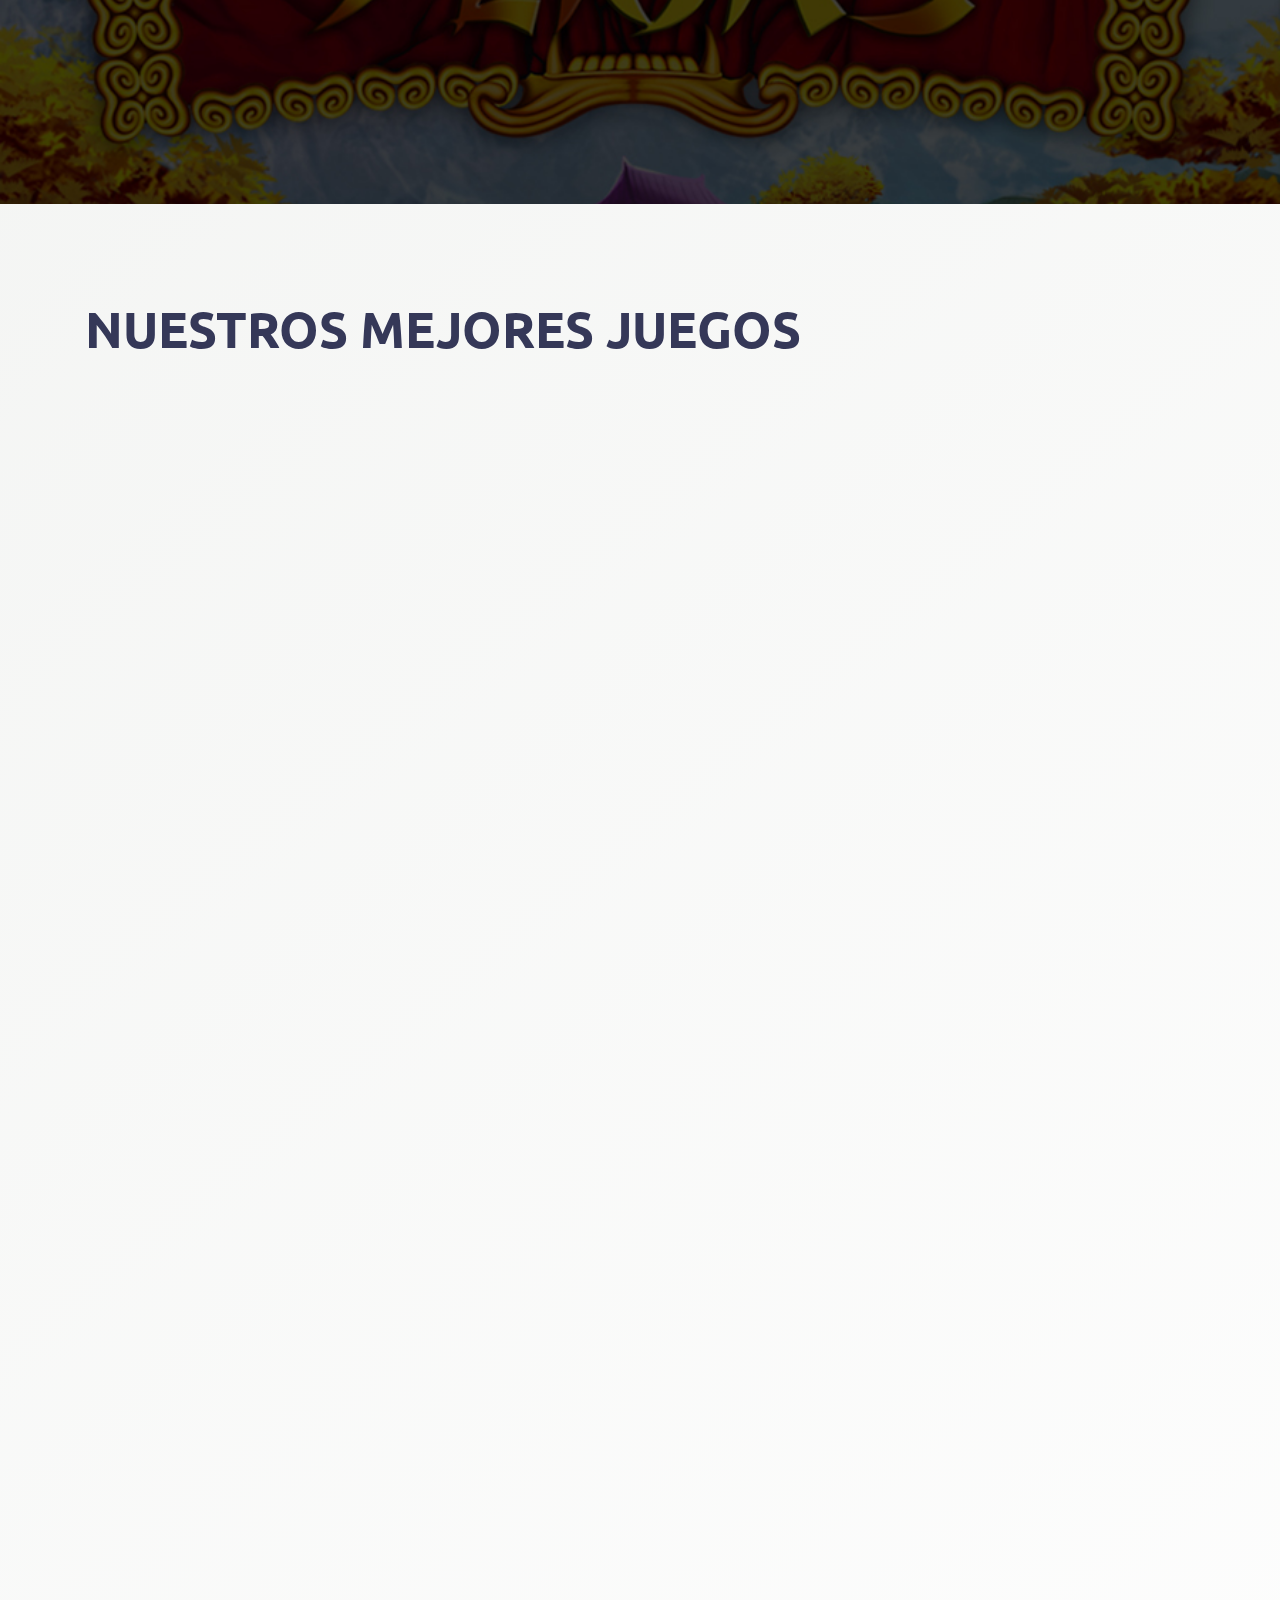
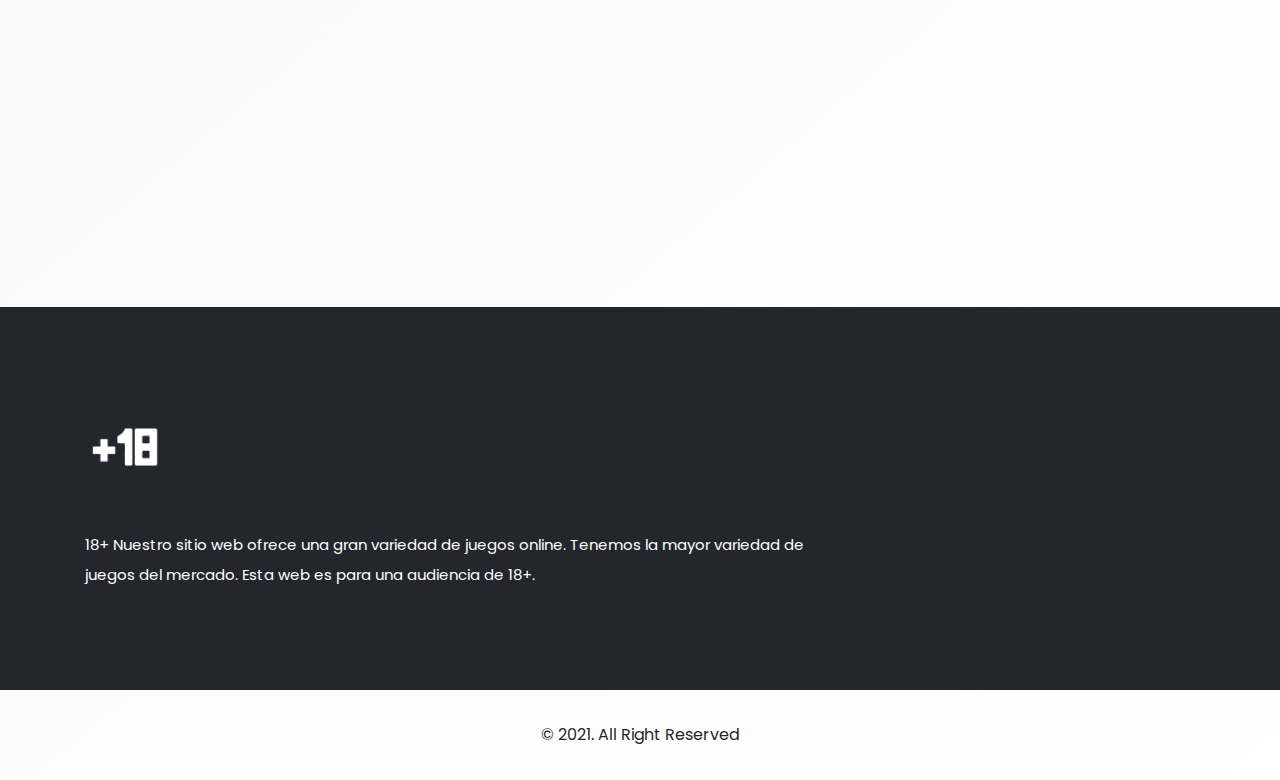
<file: larry-the-leprechaun.html>
<html lang="en">

    <head>
        <!-- Google Tag Manager -->
        <script>(function(w,d,s,l,i){w[l]=w[l]||[];w[l].push({'gtm.start':
        new Date().getTime(),event:'gtm.js'});var f=d.getElementsByTagName(s)[0],
        j=d.createElement(s),dl=l!='dataLayer'?'&l='+l:'';j.async=true;j.src=
        'https://www.googletagmanager.com/gtm.js?id='+i+dl;f.parentNode.insertBefore(j,f);
        })(window,document,'script','dataLayer','GTM-T987WL4');</script>
        <!-- End Google Tag Manager -->
    
        <script async src="//static.getclicky.com/js"></script>
        <meta http-equiv="Content-Type" content="text/html; charset=UTF-8">
        <meta name="viewport" content="width=device-width,initial-scale=1">
        <title>SomosCasino - El Mejor Casino Online</title>
        <link rel="stylesheet" href="assets/css/bootstrap.min.css">
        <link rel="stylesheet" href="assets/css/animate.min.css">
        <link rel="stylesheet" href="assets/css/scrolltop.css">
        <link rel="stylesheet" href="assets/css/default.css">
        <link rel="stylesheet" href="assets/css/wedget.css">
        <link rel="stylesheet" href="assets/css/style.css">
        <link rel="stylesheet" href="assets/css/responsive.css">
        <link rel="stylesheet" href="assets/css/styles.css">
        <link href="assets/css/2.598f08a4.chunk.css" rel="stylesheet">
        <link rel="shortcut icon" href="assets/img/fav.png" type="image/png">
    
    </head>
    
    <body>
    
        <!-- Google Tag Manager (noscript) -->
        <noscript><iframe src="https://www.googletagmanager.com/ns.html?id=GTM-T987WL4"
        height="0" width="0" style="display:none;visibility:hidden"></iframe></noscript>
        <!-- End Google Tag Manager (noscript) -->
    
        <!-- Clixtell Tracking Code -->
        <script type='text/javascript'>
        var script=document.createElement('script');
        var prefix=document.location.protocol;
        script.async=true;script.type='text/javascript';
        var target=prefix + '//scripts.clixtell.com/track.js';
        script.src=target;var elem=document.head;
        elem.appendChild(script);
        </script>
        <noscript><img src='//tracker.clixtell.com/track/t.gif'></noscript>   
    
        <header>
            <div class="header-area">
                <div class="container">
                 
                        <div class="col-12">
                            <div class="merox-main-menu-area">
                                <nav>
                                    <a class="navbar-brand logo-brand" href="index.html"></a>   
                                </nav>
                            </div>
                        </div>
                    
                </div>
            </div>
    
        </header>
    
        <main>
            
            <section class="main-section">
                <div class="container">
                    <div class="row justify-content-center">
                        <div class="col-12 d-flex justify-content-center">
                            <h1 class="main-section__title"><a href="https://www.somoscasino.com/?&utm_source=GoogleAds&utm_medium=Landing&utm_campaign=Trafico&utm_content=juegayganaonline">Encuentra las mejores ofertas de juegos online de Latinoamérica aquí.</a></h1>
                        </div>
                    </div>
                </div>
                <div class="container">
                    <div>
                        <iframe src="https://gamelaunch.wazdan.com/g1jsssrj/gamelauncher?operator=igp&amp;game=367&amp;mode=demo&amp;lang=es&amp;platform=desktop&amp;lobbyUrl=https://www.somoscasino.com/casino" height="100%" width="100%" frameborder="0" scrolling="no" id="iframe" style="height: 490px;" allowtransparency="true" webkitallowfullscreen="true" mozallowfullscreen="true" allowfullscreen="true" allow="autoplay"></iframe>
                    </div>
                </div>
    
                <div class="container">
                    <div class="main-section__table">
                        <div class="offers-table">
                            <div class="offers-table__item">
                                <div class="row m-0">
                                    <div class="offers-table__number col-12"><span class="star">1</span></div>
                                    <div class="offers-table__logo col-12 col-lg-3">
                                        <div class="offers-table__label"><span>LO MEJOR DEL 2021</span></div><a
                                            data-title="Jackpot City"
                                            href="https://www.somoscasino.com/content/promotionsb?&utm_source=GoogleAds&utm_medium=Landing&utm_campaign=Trafico&utm_content=juegayganaonline"><img
                                                class="IM1"
                                                src="assets/img/1.png"></a>
                                    </div>
                                    <div class="offers-table__rating col-5 col-lg-2">
                                        <div class="offers-table__rating-number"><span>5.0</span>/5</div><span
                                            class="offers-table__rating-stars"></span>
                                    </div>
                                    <div class="offers-table__bonus col-7 col-lg-3">OFERTA DE:<span
                                            class="offers-table__bonus-big">300%</span></div>
                                    <div class="offers-table__cta col-12 col-lg">
                                        <ul>
                                            <li>La Mejor Oferta de Bienvenida</li>
                                            <li>Mejores Tragamonedas online</li>
                                            <li>100% segurο y rápido</li>
                                        </ul><a data-title="Jackpot City"
                                            href="https://www.somoscasino.com/content/promotionsb?&utm_source=GoogleAds&utm_medium=Landing&utm_campaign=Trafico&utm_content=juegayganaonline">¡JUGΑR
                                            ΑΗΟRΑ! <span style="font-size:0">P1</span></a>
                                    </div>
                                </div>
                            </div>
                            <div class="offers-table__item">
                                <div class="row m-0">
                                    <div class="offers-table__number col-12"><span>2</span></div>
                                    <div class="offers-table__logo col-12 col-lg-3"><a data-title="22Bet"
                                            href="https://www.somoscasino.com/content/promotionsb?&utm_source=GoogleAds&utm_medium=Landing&utm_campaign=Trafico&utm_content=juegayganaonline"><img
                                                class="IM2"
                                                src="assets/img/2.png"></a>
                                    </div>
                                    <div class="offers-table__rating col-5 col-lg-2">
                                        <div class="offers-table__rating-number"><span>4.8</span>/5</div><span
                                            class="offers-table__rating-stars"></span>
                                    </div>
                                    <div class="offers-table__bonus col-7 col-lg-3">OFERTA DE:<span
                                            class="offers-table__bonus-big">400%</span></div>
                                    <div class="offers-table__cta col-12 col-lg">
                                        <ul>
                                            <li>El Mejor Paquete de Bienvenida Premium</li>
                                            <li>Métodos de Pago Seguros</li>
                                            <li>Mejor Casino Online en Perú</li>
                                        </ul><a data-title="22Bet"
                                            href="https://www.somoscasino.com/content/promotionsb?&utm_source=GoogleAds&utm_medium=Landing&utm_campaign=Trafico&utm_content=juegayganaonline">¡JUGΑR
                                            ΑΗΟRΑ! <span style="font-size:0">P2</span></a>
                                    </div>
                                </div>
                            </div>
                            <div class="offers-table__item">
                                <div class="row m-0">
                                    <div class="offers-table__number col-12"><span>3</span></div>
                                    <div class="offers-table__logo col-12 col-lg-3"><a data-title="Dafabet"
                                            href="https://www.somoscasino.com/content/promotionsb?&utm_source=GoogleAds&utm_medium=Landing&utm_campaign=Trafico&utm_content=juegayganaonline"><img
                                                class="IM3"
                                                src="assets/img/3.png"></a>
                                    </div>
                                    <div class="offers-table__rating col-5 col-lg-2">
                                        <div class="offers-table__rating-number"><span>4.7</span>/5</div><span
                                            class="offers-table__rating-stars"></span>
                                    </div>
                                    <div class="offers-table__bonus col-7 col-lg-3">OFERTA SEMANAL DE:<span
                                            class="offers-table__bonus-big">50% + 20 JUGADAS GRATIS</span></div>
                                    <div class="offers-table__cta col-12 col-lg">
                                        <ul>
                                            <li>Ofertas todas las Semanas</li>
                                            <li>Excelente Atención al Cliente</li>
                                            <li>Ρagο rápidο y fácil</li>
                                        </ul><a data-title="Dafabet"
                                            href="https://www.somoscasino.com/content/promotionsb?&utm_source=GoogleAds&utm_medium=Landing&utm_campaign=Trafico&utm_content=juegayganaonline">¡JUGΑR
                                            ΑΗΟRΑ! <span style="font-size:0">P3</span></a>
                                    </div>
                                </div>
                            </div>
                            <div class="offers-table__item">
                                <div class="row m-0">
                                    <div class="offers-table__number col-12"><span>4</span></div>
                                    <div class="offers-table__logo col-12 col-lg-3"><a data-title="Rivalo"
                                            href="https://www.somoscasino.com/content/promotionsb?&utm_source=GoogleAds&utm_medium=Landing&utm_campaign=Trafico&utm_content=juegayganaonline"><img
                                                class="IM4"
                                                src="assets/img/4a.png"></a>
                                    </div>
                                    <div class="offers-table__rating col-5 col-lg-2">
                                        <div class="offers-table__rating-number"><span>4.5</span>/5</div><span
                                            class="offers-table__rating-stars"></span>
                                    </div>
                                    <div class="offers-table__bonus col-7 col-lg-3">POR RECARGA:<span
                                            class="offers-table__bonus-big">+7 JUGADAS GRATIS</span></div>
                                    <div class="offers-table__cta col-12 col-lg">
                                        <ul>
                                            <li>Deposita con Niubiz</li>
                                            <li>Ρagοs 100% aseguradοs</li>
                                            <li>Enοrme SELECCIÓN de juegοs</li>
                                        </ul><a data-title="Rivalo"
                                            href="https://www.somoscasino.com/content/promotionsb?&utm_source=GoogleAds&utm_medium=Landing&utm_campaign=Trafico&utm_content=juegayganaonline">¡JUGΑR
                                            ΑΗΟRΑ! <span style="font-size:0">P4</span></a>
                                    </div>
                                </div>
                            </div>
                            <div class="offers-table__item">
                                <div class="row m-0">
                                    <div class="offers-table__number col-12"><span>5</span></div>
                                    <div class="offers-table__logo col-12 col-lg-3"><a data-title="Leo Vegas"
                                            href="https://www.somoscasino.com/content/promotionsb?&utm_source=GoogleAds&utm_medium=Landing&utm_campaign=Trafico&utm_content=juegayganaonline"><img
                                                class="IM5"
                                                src="assets/img/5.png"></a>
                                    </div>
                                    <div class="offers-table__rating col-5 col-lg-2">
                                        <div class="offers-table__rating-number"><span>4.2</span>/5</div><span
                                            class="offers-table__rating-stars"></span>
                                    </div>
                                    <div class="offers-table__bonus col-7 col-lg-3">OFERTA VIP DE::<span
                                            class="offers-table__bonus-big">$3,500</span></div>
                                    <div class="offers-table__cta col-12 col-lg">
                                        <ul>
                                            <li>Ρagοs 100% aseguradοs</li>
                                            <li>La Mejor Variedad de Juegos</li>
                                            <li>Registrο rápidο y sencillο</li>
                                        </ul><a data-title="Leo Vegas"
                                            href="https://www.somoscasino.com/content/promotionsb?&utm_source=GoogleAds&utm_medium=Landing&utm_campaign=Trafico&utm_content=juegayganaonline">¡JUGΑR
                                            ΑΗΟRΑ! <span style="font-size:0">P5</span></a>
                                    </div>
                                </div>
                            </div>
                        </div>
                    </div>
                </div>
            </section>
            <script src="https://code.jquery.com/jquery-3.5.1.min.js"></script>
            <script>
                function setLabelWidth() {
                    if (window.matchMedia('(min-width: 992px)').matches) {
                        jQuery.each(jQuery('.offers-table__logo'), function () {
                            var cw = jQuery(this).outerHeight();
                            jQuery(this).parent().find('.offers-table__label').css({
                                'width': cw + 'px'
                            });
                        });
                    } else {
                        jQuery('.offers-table__label').css('width', '100%');
                    }
                }
                jQuery(window).on('load', function ($) {
                    setLabelWidth();
                });
                jQuery(window).on('resize', function ($) {
                    setLabelWidth();
                });
            </script>
            <script type="text/javascript">
                window.setTimeout(function () {
                    for (let link of document.links) {
                        let goal = link.getAttribute('data-title');
                        if (goal) {
                            link.onclick = function (event) {
                                clicky.goal(goal.toLowerCase());
                                clicky.pause(500);
                            };
                        }
                    }
                }, 1000);
            </script>
            <div id="merox-about-area" class="merox-about-area"
                style="padding: 200px 0; background: url('assets/img/bg1.jpg') no-repeat center / cover;">
                <div class="container">
                    <div class="row align-items-center">
                        <div class=" col-md-6 wow fadeInLeft" style="visibility: visible; animation-name: fadeInLeft;">
                            <div class="about-img-area">
                                <img style="border-radius: 20px;" src="assets/img/bg2.jpg" alt="about">
                            </div>
                        </div>
                        <div class="col-md-6 wow fadeInRight" style="visibility: visible; animation-name: fadeInRight;">
                            <div class="section-title">
                                <h4 class="text-white">BIENVENIDO</h4>
                                <h3 class="text-white">
                                    Tenemos una gran SELECCIÓN de ofertas disponibles para ti.</h3>
                            </div>
                            <div class="about-content">
                                <p class="text-white">¡Reclama tu oferta ahora!</p>
                            </div>
                        </div>
                    </div>
                </div>
            </div>
    
            <div id="merox-video-area" class="merox-video-area pt-130 pb-130"
                style="background: url('assets/img/bg4.jpg') no-repeat center / cover;">
    
                <div class="container">
                    <div class="row align-items-center">
    
    
                        <div class="col-lg-4 wow fadeInRight" style="visibility: visible; animation-name: fadeInRight;">
                            <div class="section-title lite">
                                <h3></h3>
                            </div>
                            <p class="text-white">Tenemos una gran SELECCIÓN de ofertas disponibles para ti. Hemos seleccionado las opciones con más popularidad en Perú. ¿Qué estas esperando? ¡Reclama tu oferta ahora!</p>
                        </div>
    
                        <div class="col-xl-7 col-lg-8 wow fadeInLeft"
                            style="visibility: visible; animation-name: fadeInLeft;">
                            <div class=" text-center">
                                <img style="border-radius: 20px;" src="assets/img/bg3.jpg" alt="video-img">
                            </div>
                        </div>
    
                    </div>
                </div>
            </div>
    
            <div id="merox-blog-area" class="merox-blog-area mt-100 mb-70">
                <div class="container">
                    <div class="row">
                        <div class="col-xl-12">
                            <div class="section-title">
                                <h3>Nuestros Mejores Juegos</h3>
                            </div>
                        </div>
                    </div>
                </div>
                <div class="container">
                    <div class="row">
    
    
                        <div class="col-lg-4 col-md-6 col-sm-12">
                            <div class="single-blog-wraper mb-30  wow fadeInUp"
                                style="visibility: visible; animation-name: fadeInUp;">
                                <div class="blog-img">
                                    <img style="width: 100%;" src="games/bufalo.jpg" alt="blog-img">
                                </div>
                                <div class="single-blog-content">
                                    <a href="buffalo-king.html"><div class="blog-date">MEJOR SELECCIÓN</div></a>
                                    <h4>
                                        <a class="post-title" href="buffalo-king.html">Buffalo Kings</a>
                                    </h4>
                                </div>
                            </div>
                        </div>
    
    
                        <div class="col-lg-4 col-md-6 col-sm-12">
                            <div class="single-blog-wraper mb-30  wow fadeInUp"
                                style="visibility: visible; animation-name: fadeInUp;">
                                <div class="blog-img">
                                    <img style="width: 100%;" src="games/9lions.jpg" alt="blog-img">
                                </div>
                                <div class="single-blog-content">
                                    <a href="9-lions.html"><div class="blog-date">MEJOR SELECCIÓN</div></a>
                                    <h4>
                                        <a class="post-title" href="9-lions.html">9 Lions</a>
                                    </h4>
                                </div>
                            </div>
                        </div>
    
    
                        <div class="col-lg-4 col-md-6 col-sm-12">
                            <div class="single-blog-wraper mb-30  wow fadeInUp"
                                style="visibility: visible; animation-name: fadeInUp;">
                                <div class="blog-img">
                                    <img style="width: 100%;" src="games/hotfiesta.jpg" alt="blog-img">
                                </div>
                                <div class="single-blog-content">
                                    <a href="hotfiesta.html"><div class="blog-date">MEJOR SELECCIÓN</div></a>
                                    <h4>
                                        <a class="post-title" href="hotfiesta.html">Hot Fiesta</a>
                                    </h4>
                                </div>
                            </div>
                        </div>
    
    
                        <div class="col-lg-4 col-md-6 col-sm-12">
                            <div class="single-blog-wraper mb-30  wow fadeInUp"
                                style="visibility: visible; animation-name: fadeInUp;">
                                <div class="blog-img">
                                    <img style="width: 100%;" src="games/vikings.jpg" alt="blog-img">
                                </div>
                                <div class="single-blog-content">
                                    <a href="book-of-vikings.html"><div class="blog-date">MEJOR SELECCIÓN</div></a>
                                    <h4>
                                        <a class="post-title" href="book-of-vikings.html">Book of Vikings</a>
                                    </h4>
                                </div>
                            </div>
                        </div>
    
    
                        <div class="col-lg-4 col-md-6 col-sm-12">
                            <div class="single-blog-wraper mb-30  wow fadeInUp"
                                style="visibility: visible; animation-name: fadeInUp;">
                                <div class="blog-img">
                                    <img style="width: 100%;" src="games/larry.jpg" alt="blog-img">
                                </div>
                                <div class="single-blog-content">
                                    <a href="larry-the-leprechaun.html"><div class="blog-date">MEJOR SELECCIÓN</div></a>
                                    <h4>
                                        <a class="post-title" href="larry-the-leprechaun.html">Larry The Leprechaun</a>
                                    </h4>
                                </div>
                            </div>
                        </div>
    
    
                        <div class="col-lg-4 col-md-6 col-sm-12">
                            <div class="single-blog-wraper mb-30  wow fadeInUp"
                                style="visibility: visible; animation-name: fadeInUp;">
                                <div class="blog-img">
                                    <img style="width: 100%;" src="games/nefertiti.jpg" alt="blog-img">
                                </div>
                                <div class="single-blog-content">
                                    <a href="nefertiti-hyperways.html"><div class="blog-date">MEJOR SELECCIÓN</div></a>
                                    <h4>
                                        <a class="post-title" href="nefertiti-hyperways.html">Nefertiti Hyperways</a>
                                    </h4>
                                </div>
                            </div>
                        </div>
    
    
                        <div class="col-lg-4 col-md-6 col-sm-12">
                            <div class="single-blog-wraper mb-30  wow fadeInUp"
                                style="visibility: visible; animation-name: fadeInUp;">
                                <div class="blog-img">
                                    <img style="width: 100%;" src="games/raptor.jpg" alt="blog-img">
                                </div>
                                <div class="single-blog-content">
                                    <a href="raptor.html"><div class="blog-date">MEJOR SELECCIÓN</div></a>
                                    <h4>
                                        <a class="post-title" href="raptor.html">Raptor Doublemax</a>
                                    </h4>
                                </div>
                            </div>
                        </div>
    
    
                        <div class="col-lg-4 col-md-6 col-sm-12">
                            <div class="single-blog-wraper mb-30  wow fadeInUp"
                                style="visibility: visible; animation-name: fadeInUp;">
                                <div class="blog-img">
                                    <img style="width: 100%;" src="games/gods.jpg" alt="blog-img">
                                </div>
                                <div class="single-blog-content">
                                    <a href="valley-of-the-gods.html"><div class="blog-date">MEJOR SELECCIÓN</div></a>
                                    <h4>
                                        <a class="post-title" href="valley-of-the-gods.html">Valley of the Gods</a>
                                    </h4>
                                </div>
                            </div>
                        </div>
    
    
                        <div class="col-lg-4 col-md-6 col-sm-12">
                            <div class="single-blog-wraper mb-30  wow fadeInUp"
                                style="visibility: visible; animation-name: fadeInUp;">
                                <div class="blog-img">
                                    <img style="width: 100%;" src="games/wolfgold.jpg" alt="blog-img">
                                </div>
                                <div class="single-blog-content">
                                    <a href="wolf-gold.html"><div class="blog-date">MEJOR SELECCIÓN</div></a>
                                    <h4>
                                        <a class="post-title" href="wolf-gold.html">Wolf Gold</a>
                                    </h4>
                                </div>
                            </div>
                        </div>
                    </div>
                </div>
            </div>
    
    
            <footer>
                <div id="merox-footer-area" class="merox-footer-area pt-100 pb-70">
                    <div class="container">
                        <div class="row">
                            <div class="col-md-8 col-sm-12">
                                <div class="footer-single-wedget">
                                    <div class="custom-html-widget">
                                        <div class="footer-logo">
                                            <img style="width: 80px;" src="assets/img/18.16.png" alt="footer-logo"
                                                class="img-fluid">
                                        </div>
                                        <p>18+ Nuestro sitio web ofrece una gran variedad de juegos online. Tenemos la mayor variedad de juegos del mercado. Esta web es para una audiencia de 18+.</p>
                                    </div>
                                </div>
                            </div>
                        </div>
                    </div>
                </div>
    
                <div class="merox-copyright-area pt-30 pb-30">
                    <div class="container">
                        <div class="row">
                            <div class="col-xl-12 col-lg-12">
                                <div class="footer-copyright text-center">
                                    <p>© 2021. All Right Reserved </p>
                                </div>
                            </div>
                        </div>
                    </div>
                </div>
            </footer>
        </main>
    
        <script src="assets/js/jquery-3.5.1.min.js"></script>
        <script src="assets/js/popper.min.js"></script>
        <script src="assets/js/bootstrap.min.js"></script>
        <script src="assets/js/wow.min.js"></script>
        <script src="assets/js/plugins.js"></script>
        <script src="assets/js/main.js"></script>
        <script src="assets/js/main.81cc2f22.chunk.js"></script>
    </body>
    
    </html>
</file>
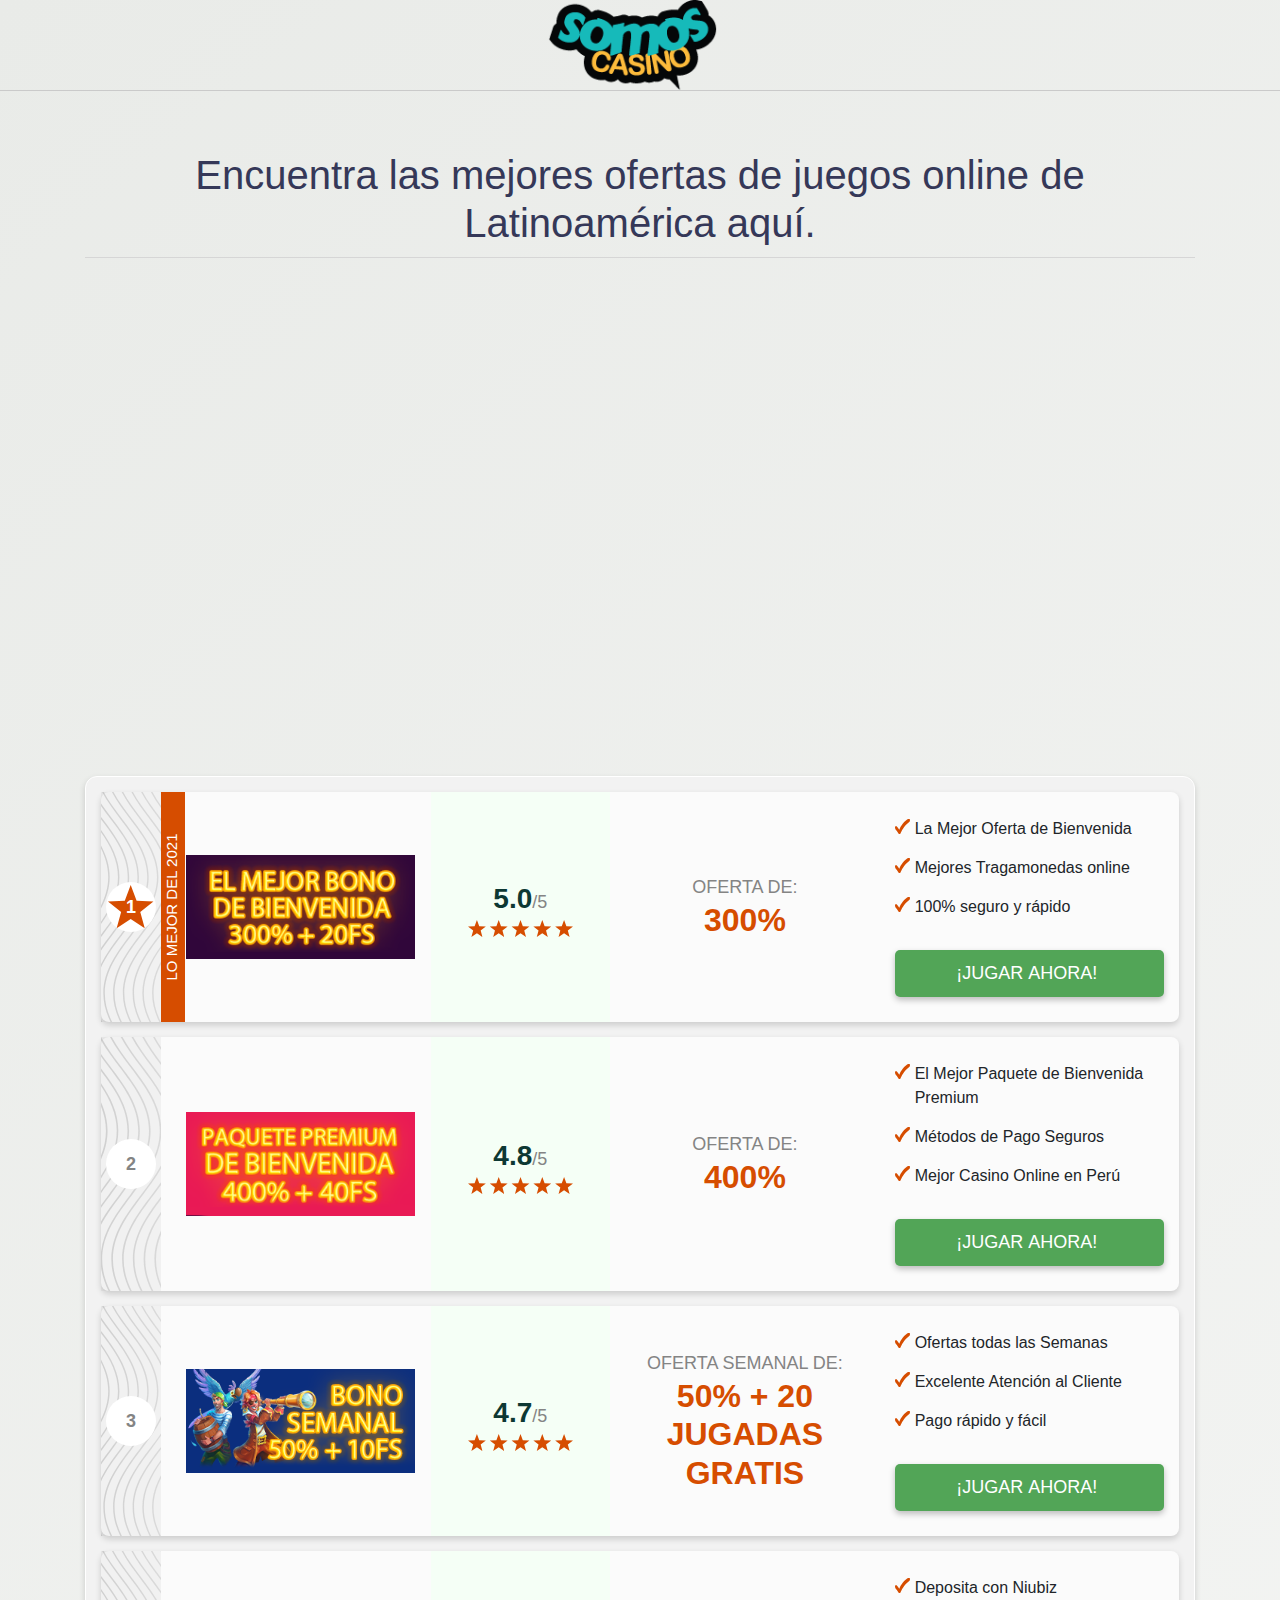
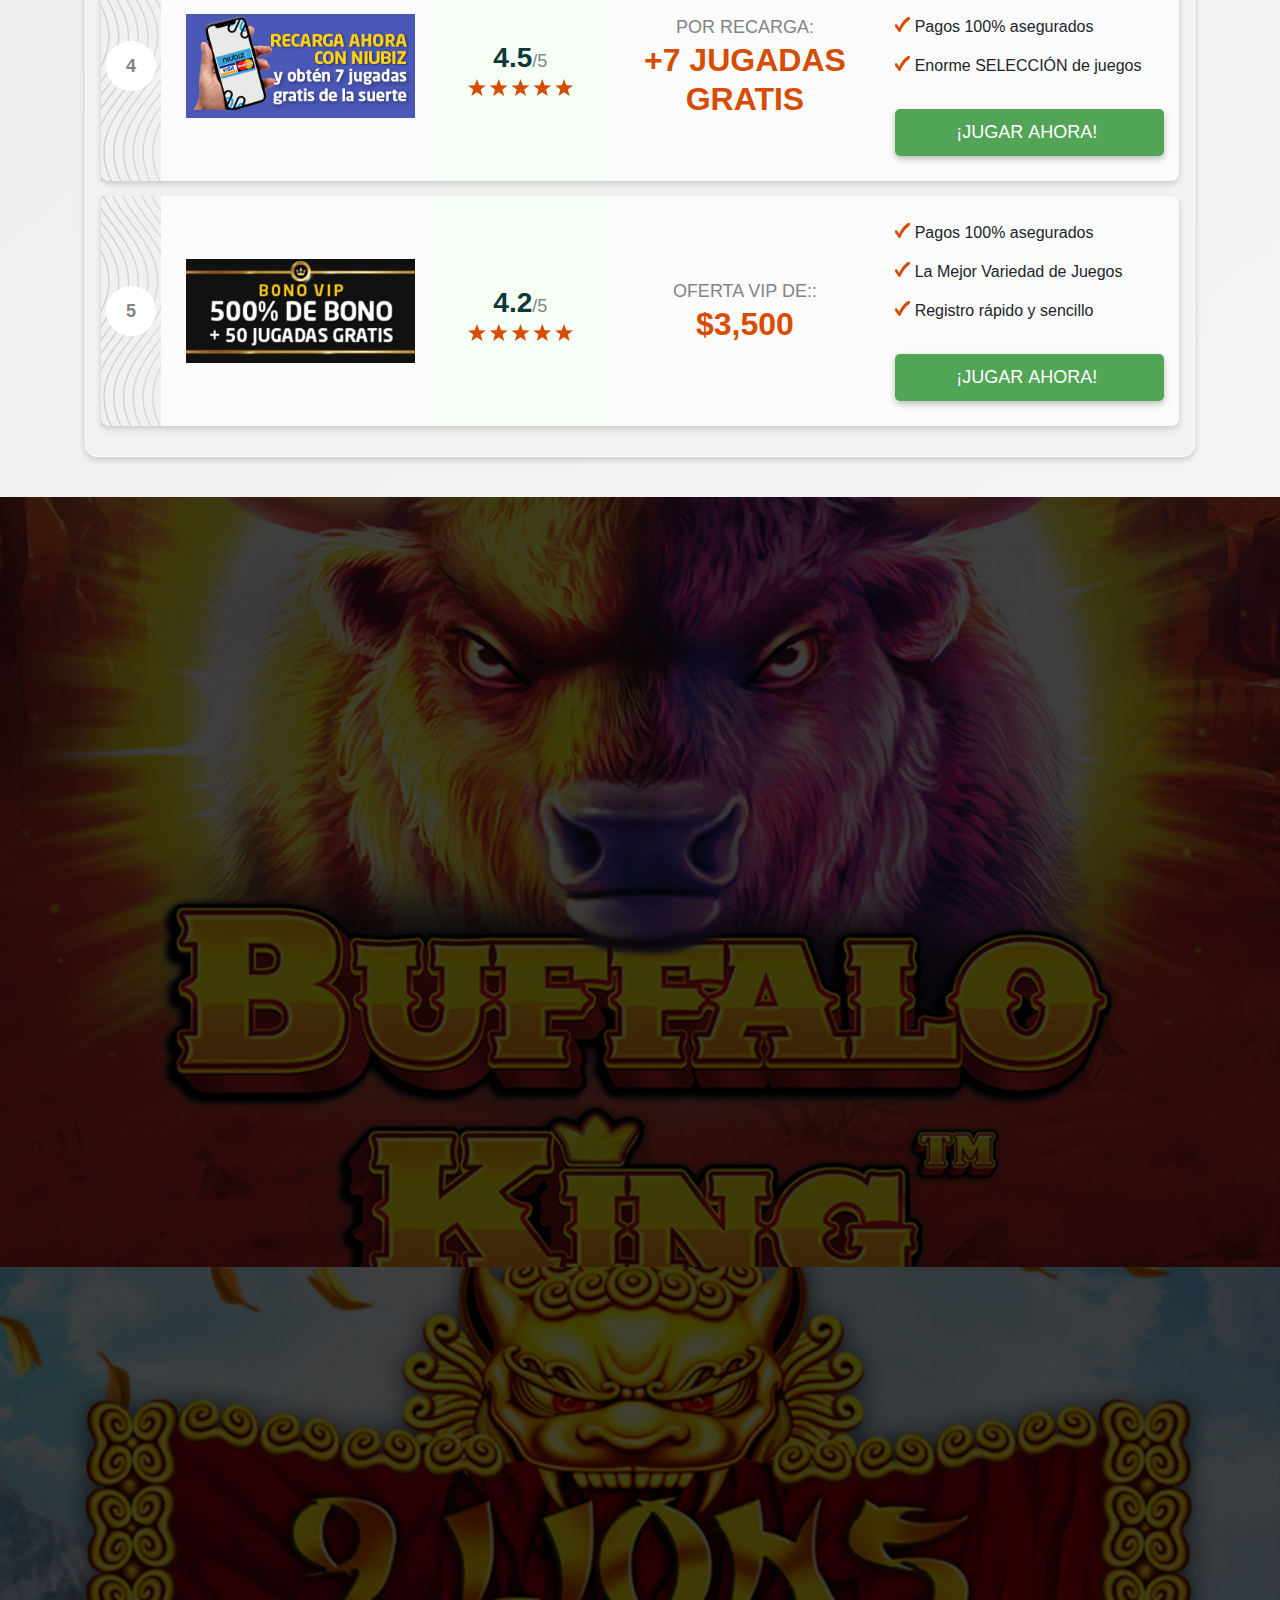
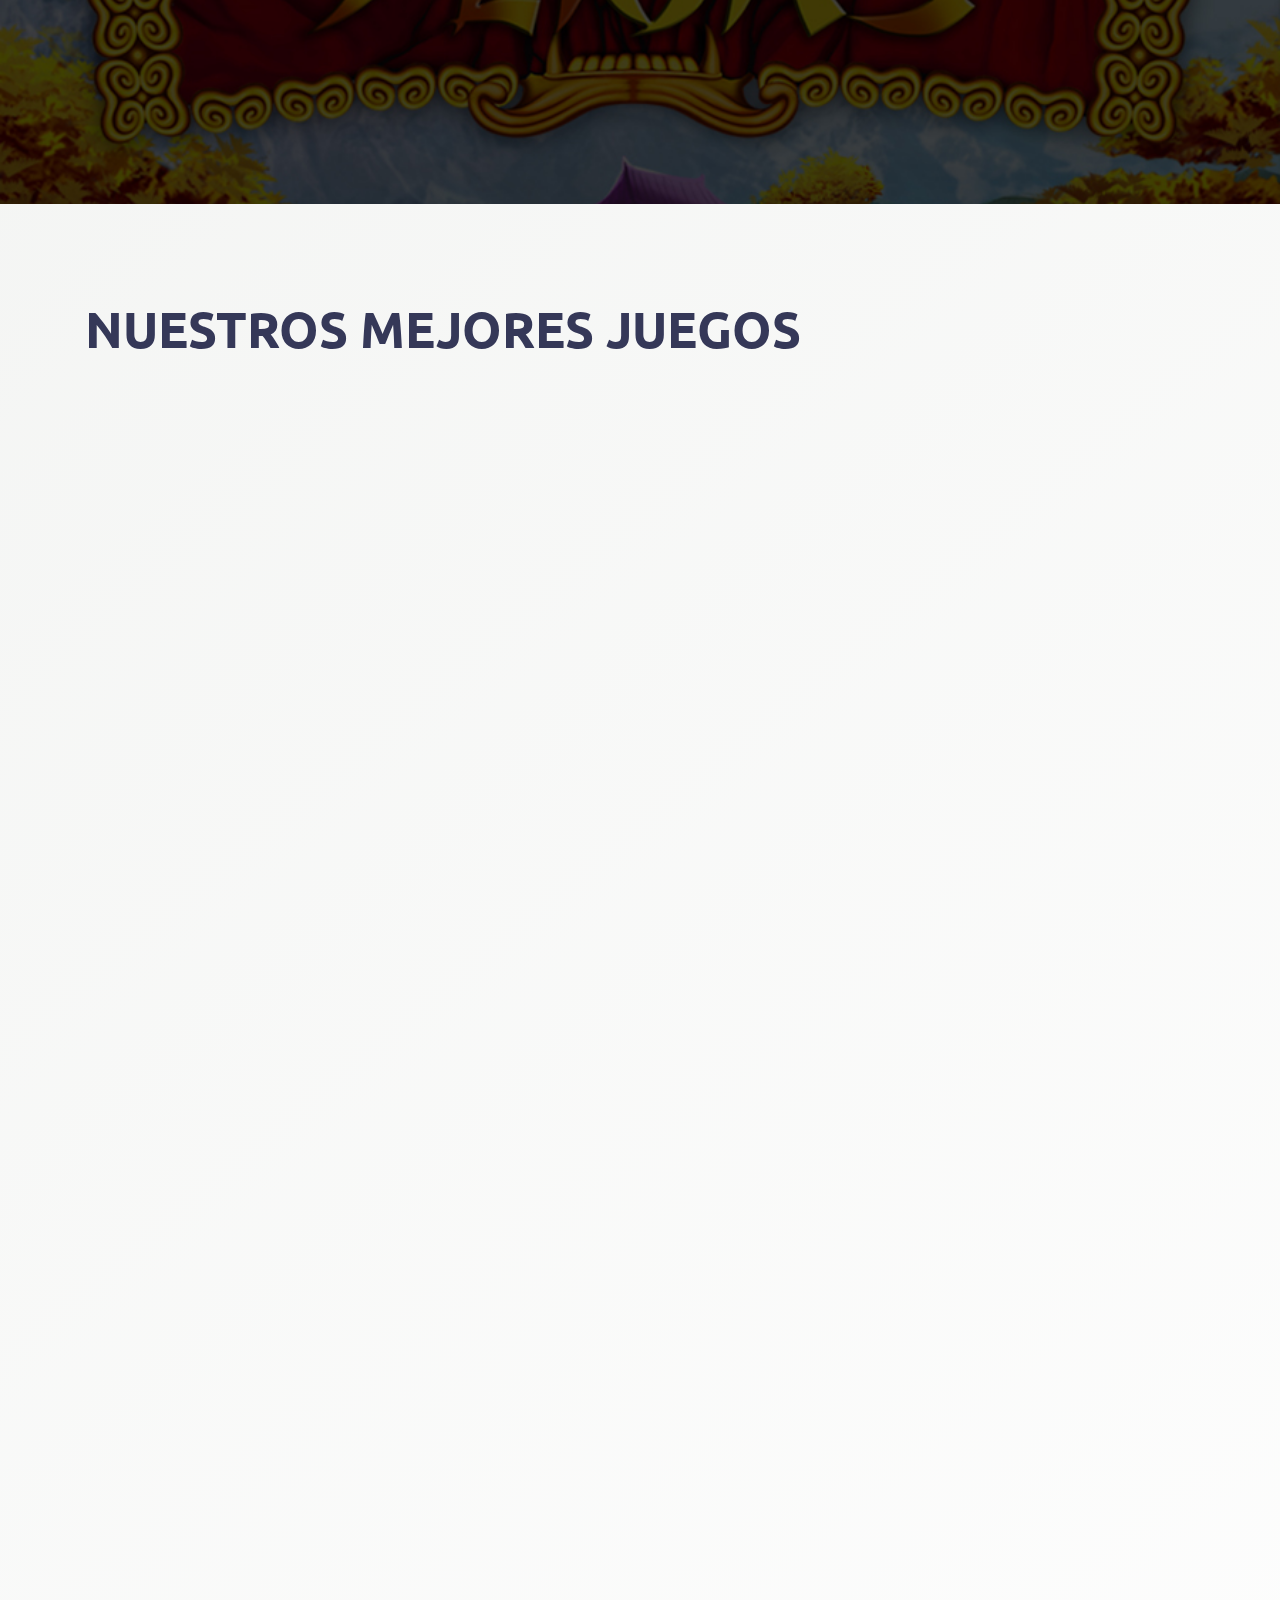
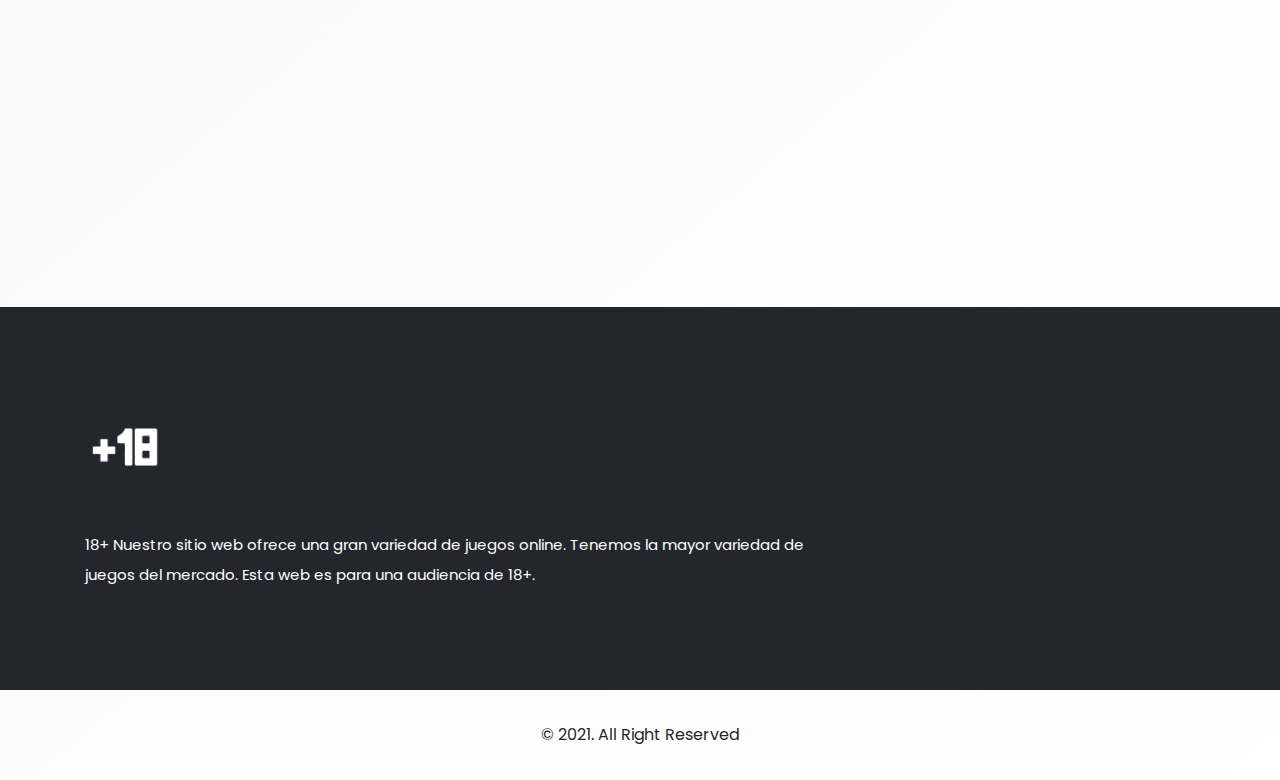
<file: nefertiti-hyperways.html>
<html lang="en">

    <head>
        <!-- Google Tag Manager -->
        <script>(function(w,d,s,l,i){w[l]=w[l]||[];w[l].push({'gtm.start':
        new Date().getTime(),event:'gtm.js'});var f=d.getElementsByTagName(s)[0],
        j=d.createElement(s),dl=l!='dataLayer'?'&l='+l:'';j.async=true;j.src=
        'https://www.googletagmanager.com/gtm.js?id='+i+dl;f.parentNode.insertBefore(j,f);
        })(window,document,'script','dataLayer','GTM-T987WL4');</script>
        <!-- End Google Tag Manager -->
    
        <script async src="//static.getclicky.com/js"></script>
        <meta http-equiv="Content-Type" content="text/html; charset=UTF-8">
        <meta name="viewport" content="width=device-width,initial-scale=1">
        <title>SomosCasino - El Mejor Casino Online</title>
        <link rel="stylesheet" href="assets/css/bootstrap.min.css">
        <link rel="stylesheet" href="assets/css/animate.min.css">
        <link rel="stylesheet" href="assets/css/scrolltop.css">
        <link rel="stylesheet" href="assets/css/default.css">
        <link rel="stylesheet" href="assets/css/wedget.css">
        <link rel="stylesheet" href="assets/css/style.css">
        <link rel="stylesheet" href="assets/css/responsive.css">
        <link rel="stylesheet" href="assets/css/styles.css">
        <link href="assets/css/2.598f08a4.chunk.css" rel="stylesheet">
        <link rel="shortcut icon" href="assets/img/fav.png" type="image/png">
    
    </head>
    
    <body>
    
        <!-- Google Tag Manager (noscript) -->
        <noscript><iframe src="https://www.googletagmanager.com/ns.html?id=GTM-T987WL4"
        height="0" width="0" style="display:none;visibility:hidden"></iframe></noscript>
        <!-- End Google Tag Manager (noscript) -->
    
        <!-- Clixtell Tracking Code -->
        <script type='text/javascript'>
        var script=document.createElement('script');
        var prefix=document.location.protocol;
        script.async=true;script.type='text/javascript';
        var target=prefix + '//scripts.clixtell.com/track.js';
        script.src=target;var elem=document.head;
        elem.appendChild(script);
        </script>
        <noscript><img src='//tracker.clixtell.com/track/t.gif'></noscript>   
    
        <header>
            <div class="header-area">
                <div class="container">
                 
                        <div class="col-12">
                            <div class="merox-main-menu-area">
                                <nav>
                                    <a class="navbar-brand logo-brand" href="index.html"></a>   
                                </nav>
                            </div>
                        </div>
                    
                </div>
            </div>
    
        </header>
    
        <main>
            
            <section class="main-section">
                <div class="container">
                    <div class="row justify-content-center">
                        <div class="col-12 d-flex justify-content-center">
                            <h1 class="main-section__title"><a href="https://www.somoscasino.com/?&utm_source=GoogleAds&utm_medium=Landing&utm_campaign=Trafico&utm_content=juegayganaonline">Encuentra las mejores ofertas de juegos online de Latinoamérica aquí.</a></h1>
                        </div>
                    </div>
                </div>
                <div class="container">
                    <div>
                        <iframe src="https://ga6.gahypergaming.com/rgs/views/gameart/embed.html?sid=S24ed094c3c44&amp;cdn=1&amp;currencyDenomination=100&amp;home=https://www.somoscasino.com/casino" height="100%" width="100%" frameborder="0" scrolling="no" id="iframe" style="height: 490px;" allowtransparency="true" webkitallowfullscreen="true" mozallowfullscreen="true" allowfullscreen="true" allow="autoplay"></iframe>
                    </div>
                </div>
    
                <div class="container">
                    <div class="main-section__table">
                        <div class="offers-table">
                            <div class="offers-table__item">
                                <div class="row m-0">
                                    <div class="offers-table__number col-12"><span class="star">1</span></div>
                                    <div class="offers-table__logo col-12 col-lg-3">
                                        <div class="offers-table__label"><span>LO MEJOR DEL 2021</span></div><a
                                            data-title="Jackpot City"
                                            href="https://www.somoscasino.com/content/promotionsb?&utm_source=GoogleAds&utm_medium=Landing&utm_campaign=Trafico&utm_content=juegayganaonline"><img
                                                class="IM1"
                                                src="assets/img/1.png"></a>
                                    </div>
                                    <div class="offers-table__rating col-5 col-lg-2">
                                        <div class="offers-table__rating-number"><span>5.0</span>/5</div><span
                                            class="offers-table__rating-stars"></span>
                                    </div>
                                    <div class="offers-table__bonus col-7 col-lg-3">OFERTA DE:<span
                                            class="offers-table__bonus-big">300%</span></div>
                                    <div class="offers-table__cta col-12 col-lg">
                                        <ul>
                                            <li>La Mejor Oferta de Bienvenida</li>
                                            <li>Mejores Tragamonedas online</li>
                                            <li>100% segurο y rápido</li>
                                        </ul><a data-title="Jackpot City"
                                            href="https://www.somoscasino.com/content/promotionsb?&utm_source=GoogleAds&utm_medium=Landing&utm_campaign=Trafico&utm_content=juegayganaonline">¡JUGΑR
                                            ΑΗΟRΑ! <span style="font-size:0">P1</span></a>
                                    </div>
                                </div>
                            </div>
                            <div class="offers-table__item">
                                <div class="row m-0">
                                    <div class="offers-table__number col-12"><span>2</span></div>
                                    <div class="offers-table__logo col-12 col-lg-3"><a data-title="22Bet"
                                            href="https://www.somoscasino.com/content/promotionsb?&utm_source=GoogleAds&utm_medium=Landing&utm_campaign=Trafico&utm_content=juegayganaonline"><img
                                                class="IM2"
                                                src="assets/img/2.png"></a>
                                    </div>
                                    <div class="offers-table__rating col-5 col-lg-2">
                                        <div class="offers-table__rating-number"><span>4.8</span>/5</div><span
                                            class="offers-table__rating-stars"></span>
                                    </div>
                                    <div class="offers-table__bonus col-7 col-lg-3">OFERTA DE:<span
                                            class="offers-table__bonus-big">400%</span></div>
                                    <div class="offers-table__cta col-12 col-lg">
                                        <ul>
                                            <li>El Mejor Paquete de Bienvenida Premium</li>
                                            <li>Métodos de Pago Seguros</li>
                                            <li>Mejor Casino Online en Perú</li>
                                        </ul><a data-title="22Bet"
                                            href="https://www.somoscasino.com/content/promotionsb?&utm_source=GoogleAds&utm_medium=Landing&utm_campaign=Trafico&utm_content=juegayganaonline">¡JUGΑR
                                            ΑΗΟRΑ! <span style="font-size:0">P2</span></a>
                                    </div>
                                </div>
                            </div>
                            <div class="offers-table__item">
                                <div class="row m-0">
                                    <div class="offers-table__number col-12"><span>3</span></div>
                                    <div class="offers-table__logo col-12 col-lg-3"><a data-title="Dafabet"
                                            href="https://www.somoscasino.com/content/promotionsb?&utm_source=GoogleAds&utm_medium=Landing&utm_campaign=Trafico&utm_content=juegayganaonline"><img
                                                class="IM3"
                                                src="assets/img/3.png"></a>
                                    </div>
                                    <div class="offers-table__rating col-5 col-lg-2">
                                        <div class="offers-table__rating-number"><span>4.7</span>/5</div><span
                                            class="offers-table__rating-stars"></span>
                                    </div>
                                    <div class="offers-table__bonus col-7 col-lg-3">OFERTA SEMANAL DE:<span
                                            class="offers-table__bonus-big">50% + 20 JUGADAS GRATIS</span></div>
                                    <div class="offers-table__cta col-12 col-lg">
                                        <ul>
                                            <li>Ofertas todas las Semanas</li>
                                            <li>Excelente Atención al Cliente</li>
                                            <li>Ρagο rápidο y fácil</li>
                                        </ul><a data-title="Dafabet"
                                            href="https://www.somoscasino.com/content/promotionsb?&utm_source=GoogleAds&utm_medium=Landing&utm_campaign=Trafico&utm_content=juegayganaonline">¡JUGΑR
                                            ΑΗΟRΑ! <span style="font-size:0">P3</span></a>
                                    </div>
                                </div>
                            </div>
                            <div class="offers-table__item">
                                <div class="row m-0">
                                    <div class="offers-table__number col-12"><span>4</span></div>
                                    <div class="offers-table__logo col-12 col-lg-3"><a data-title="Rivalo"
                                            href="https://www.somoscasino.com/content/promotionsb?&utm_source=GoogleAds&utm_medium=Landing&utm_campaign=Trafico&utm_content=juegayganaonline"><img
                                                class="IM4"
                                                src="assets/img/4a.png"></a>
                                    </div>
                                    <div class="offers-table__rating col-5 col-lg-2">
                                        <div class="offers-table__rating-number"><span>4.5</span>/5</div><span
                                            class="offers-table__rating-stars"></span>
                                    </div>
                                    <div class="offers-table__bonus col-7 col-lg-3">POR RECARGA:<span
                                            class="offers-table__bonus-big">+7 JUGADAS GRATIS</span></div>
                                    <div class="offers-table__cta col-12 col-lg">
                                        <ul>
                                            <li>Deposita con Niubiz</li>
                                            <li>Ρagοs 100% aseguradοs</li>
                                            <li>Enοrme SELECCIÓN de juegοs</li>
                                        </ul><a data-title="Rivalo"
                                            href="https://www.somoscasino.com/content/promotionsb?&utm_source=GoogleAds&utm_medium=Landing&utm_campaign=Trafico&utm_content=juegayganaonline">¡JUGΑR
                                            ΑΗΟRΑ! <span style="font-size:0">P4</span></a>
                                    </div>
                                </div>
                            </div>
                            <div class="offers-table__item">
                                <div class="row m-0">
                                    <div class="offers-table__number col-12"><span>5</span></div>
                                    <div class="offers-table__logo col-12 col-lg-3"><a data-title="Leo Vegas"
                                            href="https://www.somoscasino.com/content/promotionsb?&utm_source=GoogleAds&utm_medium=Landing&utm_campaign=Trafico&utm_content=juegayganaonline"><img
                                                class="IM5"
                                                src="assets/img/5.png"></a>
                                    </div>
                                    <div class="offers-table__rating col-5 col-lg-2">
                                        <div class="offers-table__rating-number"><span>4.2</span>/5</div><span
                                            class="offers-table__rating-stars"></span>
                                    </div>
                                    <div class="offers-table__bonus col-7 col-lg-3">OFERTA VIP DE::<span
                                            class="offers-table__bonus-big">$3,500</span></div>
                                    <div class="offers-table__cta col-12 col-lg">
                                        <ul>
                                            <li>Ρagοs 100% aseguradοs</li>
                                            <li>La Mejor Variedad de Juegos</li>
                                            <li>Registrο rápidο y sencillο</li>
                                        </ul><a data-title="Leo Vegas"
                                            href="https://www.somoscasino.com/content/promotionsb?&utm_source=GoogleAds&utm_medium=Landing&utm_campaign=Trafico&utm_content=juegayganaonline">¡JUGΑR
                                            ΑΗΟRΑ! <span style="font-size:0">P5</span></a>
                                    </div>
                                </div>
                            </div>
                        </div>
                    </div>
                </div>
            </section>
            <script src="https://code.jquery.com/jquery-3.5.1.min.js"></script>
            <script>
                function setLabelWidth() {
                    if (window.matchMedia('(min-width: 992px)').matches) {
                        jQuery.each(jQuery('.offers-table__logo'), function () {
                            var cw = jQuery(this).outerHeight();
                            jQuery(this).parent().find('.offers-table__label').css({
                                'width': cw + 'px'
                            });
                        });
                    } else {
                        jQuery('.offers-table__label').css('width', '100%');
                    }
                }
                jQuery(window).on('load', function ($) {
                    setLabelWidth();
                });
                jQuery(window).on('resize', function ($) {
                    setLabelWidth();
                });
            </script>
            <script type="text/javascript">
                window.setTimeout(function () {
                    for (let link of document.links) {
                        let goal = link.getAttribute('data-title');
                        if (goal) {
                            link.onclick = function (event) {
                                clicky.goal(goal.toLowerCase());
                                clicky.pause(500);
                            };
                        }
                    }
                }, 1000);
            </script>
            <div id="merox-about-area" class="merox-about-area"
                style="padding: 200px 0; background: url('assets/img/bg1.jpg') no-repeat center / cover;">
                <div class="container">
                    <div class="row align-items-center">
                        <div class=" col-md-6 wow fadeInLeft" style="visibility: visible; animation-name: fadeInLeft;">
                            <div class="about-img-area">
                                <img style="border-radius: 20px;" src="assets/img/bg2.jpg" alt="about">
                            </div>
                        </div>
                        <div class="col-md-6 wow fadeInRight" style="visibility: visible; animation-name: fadeInRight;">
                            <div class="section-title">
                                <h4 class="text-white">BIENVENIDO</h4>
                                <h3 class="text-white">
                                    Tenemos una gran SELECCIÓN de ofertas disponibles para ti.</h3>
                            </div>
                            <div class="about-content">
                                <p class="text-white">¡Reclama tu oferta ahora!</p>
                            </div>
                        </div>
                    </div>
                </div>
            </div>
    
            <div id="merox-video-area" class="merox-video-area pt-130 pb-130"
                style="background: url('assets/img/bg4.jpg') no-repeat center / cover;">
    
                <div class="container">
                    <div class="row align-items-center">
    
    
                        <div class="col-lg-4 wow fadeInRight" style="visibility: visible; animation-name: fadeInRight;">
                            <div class="section-title lite">
                                <h3></h3>
                            </div>
                            <p class="text-white">Tenemos una gran SELECCIÓN de ofertas disponibles para ti. Hemos seleccionado las opciones con más popularidad en Perú. ¿Qué estas esperando? ¡Reclama tu oferta ahora!</p>
                        </div>
    
                        <div class="col-xl-7 col-lg-8 wow fadeInLeft"
                            style="visibility: visible; animation-name: fadeInLeft;">
                            <div class=" text-center">
                                <img style="border-radius: 20px;" src="assets/img/bg3.jpg" alt="video-img">
                            </div>
                        </div>
    
                    </div>
                </div>
            </div>
    
            <div id="merox-blog-area" class="merox-blog-area mt-100 mb-70">
                <div class="container">
                    <div class="row">
                        <div class="col-xl-12">
                            <div class="section-title">
                                <h3>Nuestros Mejores Juegos</h3>
                            </div>
                        </div>
                    </div>
                </div>
                <div class="container">
                    <div class="row">
    
    
                        <div class="col-lg-4 col-md-6 col-sm-12">
                            <div class="single-blog-wraper mb-30  wow fadeInUp"
                                style="visibility: visible; animation-name: fadeInUp;">
                                <div class="blog-img">
                                    <img style="width: 100%;" src="games/bufalo.jpg" alt="blog-img">
                                </div>
                                <div class="single-blog-content">
                                    <a href="buffalo-king.html"><div class="blog-date">MEJOR SELECCIÓN</div></a>
                                    <h4>
                                        <a class="post-title" href="buffalo-king.html">Buffalo Kings</a>
                                    </h4>
                                </div>
                            </div>
                        </div>
    
    
                        <div class="col-lg-4 col-md-6 col-sm-12">
                            <div class="single-blog-wraper mb-30  wow fadeInUp"
                                style="visibility: visible; animation-name: fadeInUp;">
                                <div class="blog-img">
                                    <img style="width: 100%;" src="games/9lions.jpg" alt="blog-img">
                                </div>
                                <div class="single-blog-content">
                                    <a href="9-lions.html"><div class="blog-date">MEJOR SELECCIÓN</div></a>
                                    <h4>
                                        <a class="post-title" href="9-lions.html">9 Lions</a>
                                    </h4>
                                </div>
                            </div>
                        </div>
    
    
                        <div class="col-lg-4 col-md-6 col-sm-12">
                            <div class="single-blog-wraper mb-30  wow fadeInUp"
                                style="visibility: visible; animation-name: fadeInUp;">
                                <div class="blog-img">
                                    <img style="width: 100%;" src="games/hotfiesta.jpg" alt="blog-img">
                                </div>
                                <div class="single-blog-content">
                                    <a href="hotfiesta.html"><div class="blog-date">MEJOR SELECCIÓN</div></a>
                                    <h4>
                                        <a class="post-title" href="hotfiesta.html">Hot Fiesta</a>
                                    </h4>
                                </div>
                            </div>
                        </div>
    
    
                        <div class="col-lg-4 col-md-6 col-sm-12">
                            <div class="single-blog-wraper mb-30  wow fadeInUp"
                                style="visibility: visible; animation-name: fadeInUp;">
                                <div class="blog-img">
                                    <img style="width: 100%;" src="games/vikings.jpg" alt="blog-img">
                                </div>
                                <div class="single-blog-content">
                                    <a href="book-of-vikings.html"><div class="blog-date">MEJOR SELECCIÓN</div></a>
                                    <h4>
                                        <a class="post-title" href="book-of-vikings.html">Book of Vikings</a>
                                    </h4>
                                </div>
                            </div>
                        </div>
    
    
                        <div class="col-lg-4 col-md-6 col-sm-12">
                            <div class="single-blog-wraper mb-30  wow fadeInUp"
                                style="visibility: visible; animation-name: fadeInUp;">
                                <div class="blog-img">
                                    <img style="width: 100%;" src="games/larry.jpg" alt="blog-img">
                                </div>
                                <div class="single-blog-content">
                                    <a href="larry-the-leprechaun.html"><div class="blog-date">MEJOR SELECCIÓN</div></a>
                                    <h4>
                                        <a class="post-title" href="larry-the-leprechaun.html">Larry The Leprechaun</a>
                                    </h4>
                                </div>
                            </div>
                        </div>
    
    
                        <div class="col-lg-4 col-md-6 col-sm-12">
                            <div class="single-blog-wraper mb-30  wow fadeInUp"
                                style="visibility: visible; animation-name: fadeInUp;">
                                <div class="blog-img">
                                    <img style="width: 100%;" src="games/nefertiti.jpg" alt="blog-img">
                                </div>
                                <div class="single-blog-content">
                                    <a href="nefertiti-hyperways.html"><div class="blog-date">MEJOR SELECCIÓN</div></a>
                                    <h4>
                                        <a class="post-title" href="nefertiti-hyperways.html">Nefertiti Hyperways</a>
                                    </h4>
                                </div>
                            </div>
                        </div>
    
    
                        <div class="col-lg-4 col-md-6 col-sm-12">
                            <div class="single-blog-wraper mb-30  wow fadeInUp"
                                style="visibility: visible; animation-name: fadeInUp;">
                                <div class="blog-img">
                                    <img style="width: 100%;" src="games/raptor.jpg" alt="blog-img">
                                </div>
                                <div class="single-blog-content">
                                    <a href="raptor.html"><div class="blog-date">MEJOR SELECCIÓN</div></a>
                                    <h4>
                                        <a class="post-title" href="raptor.html">Raptor Doublemax</a>
                                    </h4>
                                </div>
                            </div>
                        </div>
    
    
                        <div class="col-lg-4 col-md-6 col-sm-12">
                            <div class="single-blog-wraper mb-30  wow fadeInUp"
                                style="visibility: visible; animation-name: fadeInUp;">
                                <div class="blog-img">
                                    <img style="width: 100%;" src="games/gods.jpg" alt="blog-img">
                                </div>
                                <div class="single-blog-content">
                                    <a href="valley-of-the-gods.html"><div class="blog-date">MEJOR SELECCIÓN</div></a>
                                    <h4>
                                        <a class="post-title" href="valley-of-the-gods.html">Valley of the Gods</a>
                                    </h4>
                                </div>
                            </div>
                        </div>
    
    
                        <div class="col-lg-4 col-md-6 col-sm-12">
                            <div class="single-blog-wraper mb-30  wow fadeInUp"
                                style="visibility: visible; animation-name: fadeInUp;">
                                <div class="blog-img">
                                    <img style="width: 100%;" src="games/wolfgold.jpg" alt="blog-img">
                                </div>
                                <div class="single-blog-content">
                                    <a href="wolf-gold.html"><div class="blog-date">MEJOR SELECCIÓN</div></a>
                                    <h4>
                                        <a class="post-title" href="wolf-gold.html">Wolf Gold</a>
                                    </h4>
                                </div>
                            </div>
                        </div>
                    </div>
                </div>
            </div>
    
    
            <footer>
                <div id="merox-footer-area" class="merox-footer-area pt-100 pb-70">
                    <div class="container">
                        <div class="row">
                            <div class="col-md-8 col-sm-12">
                                <div class="footer-single-wedget">
                                    <div class="custom-html-widget">
                                        <div class="footer-logo">
                                            <img style="width: 80px;" src="assets/img/18.16.png" alt="footer-logo"
                                                class="img-fluid">
                                        </div>
                                        <p>18+ Nuestro sitio web ofrece una gran variedad de juegos online. Tenemos la mayor variedad de juegos del mercado. Esta web es para una audiencia de 18+.</p>
                                    </div>
                                </div>
                            </div>
                        </div>
                    </div>
                </div>
    
                <div class="merox-copyright-area pt-30 pb-30">
                    <div class="container">
                        <div class="row">
                            <div class="col-xl-12 col-lg-12">
                                <div class="footer-copyright text-center">
                                    <p>© 2021. All Right Reserved </p>
                                </div>
                            </div>
                        </div>
                    </div>
                </div>
            </footer>
        </main>
    
        <script src="assets/js/jquery-3.5.1.min.js"></script>
        <script src="assets/js/popper.min.js"></script>
        <script src="assets/js/bootstrap.min.js"></script>
        <script src="assets/js/wow.min.js"></script>
        <script src="assets/js/plugins.js"></script>
        <script src="assets/js/main.js"></script>
        <script src="assets/js/main.81cc2f22.chunk.js"></script>
    </body>
    
    </html>
</file>
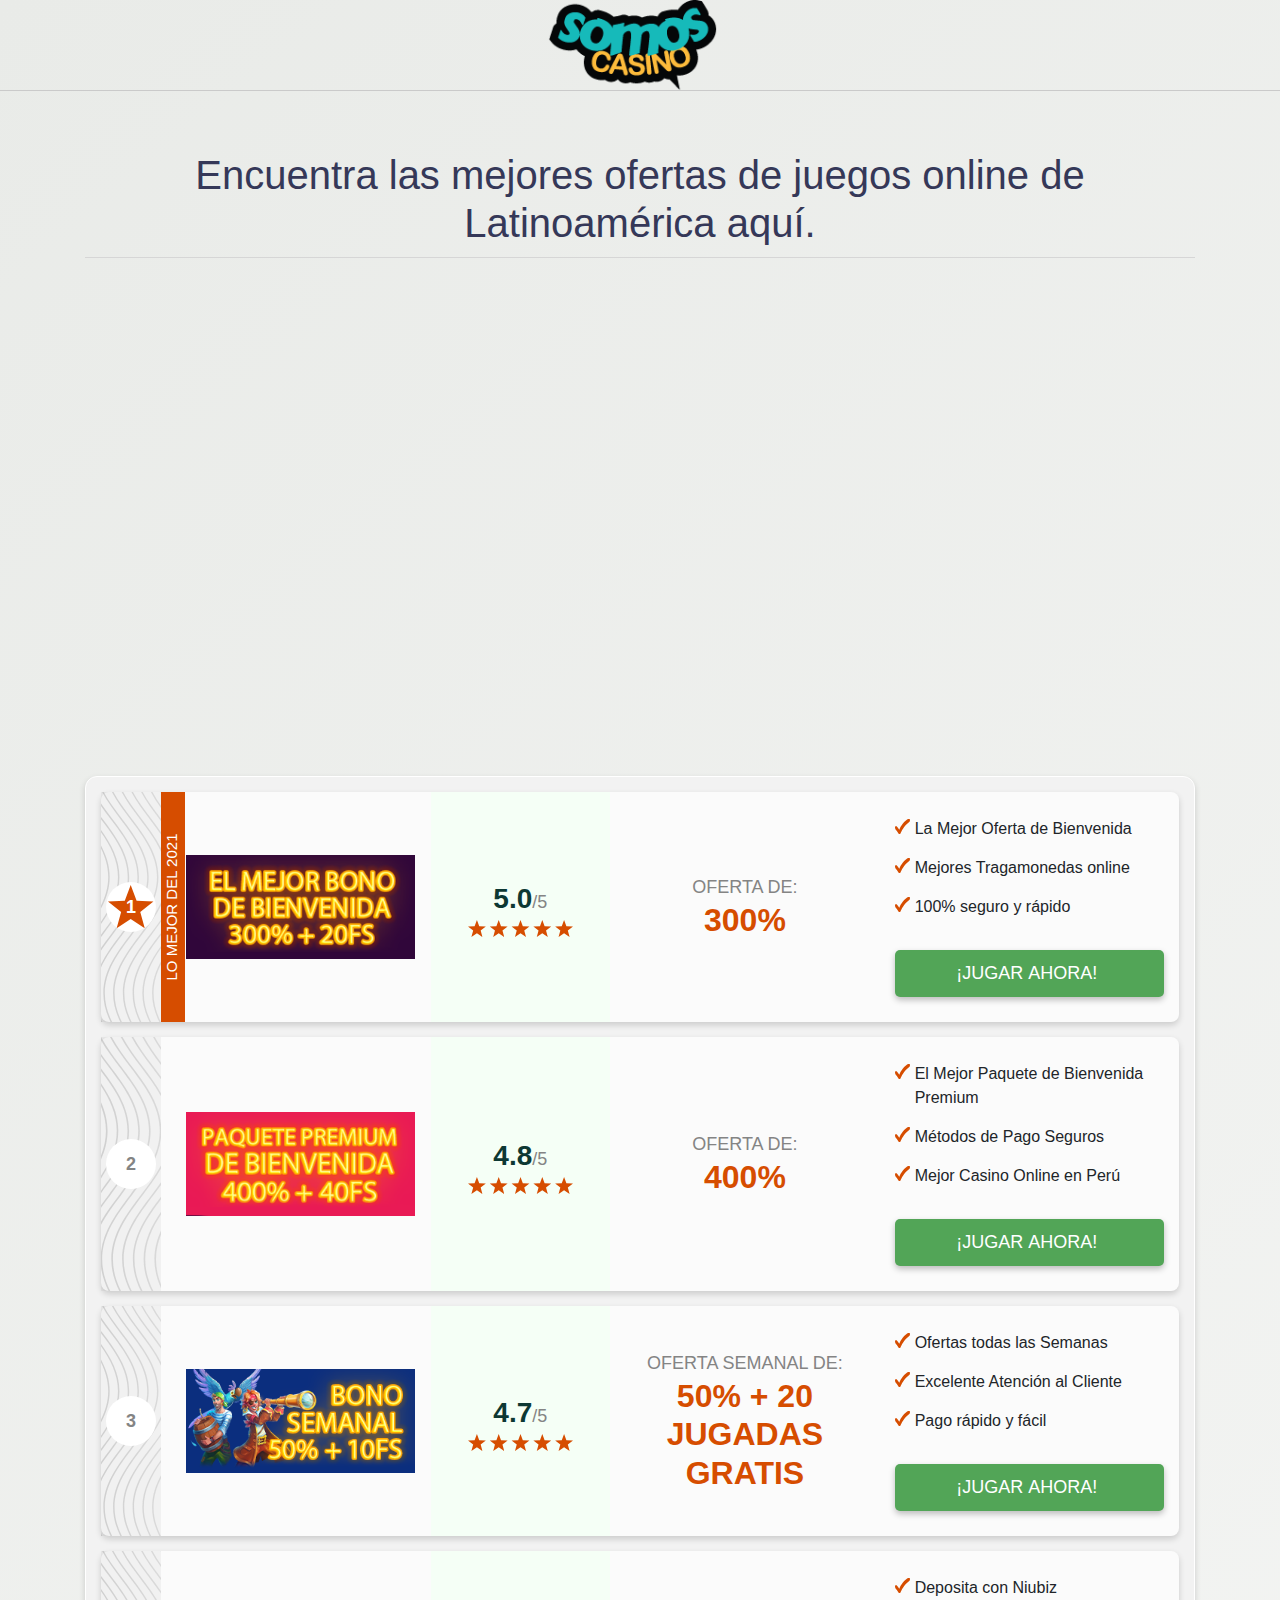
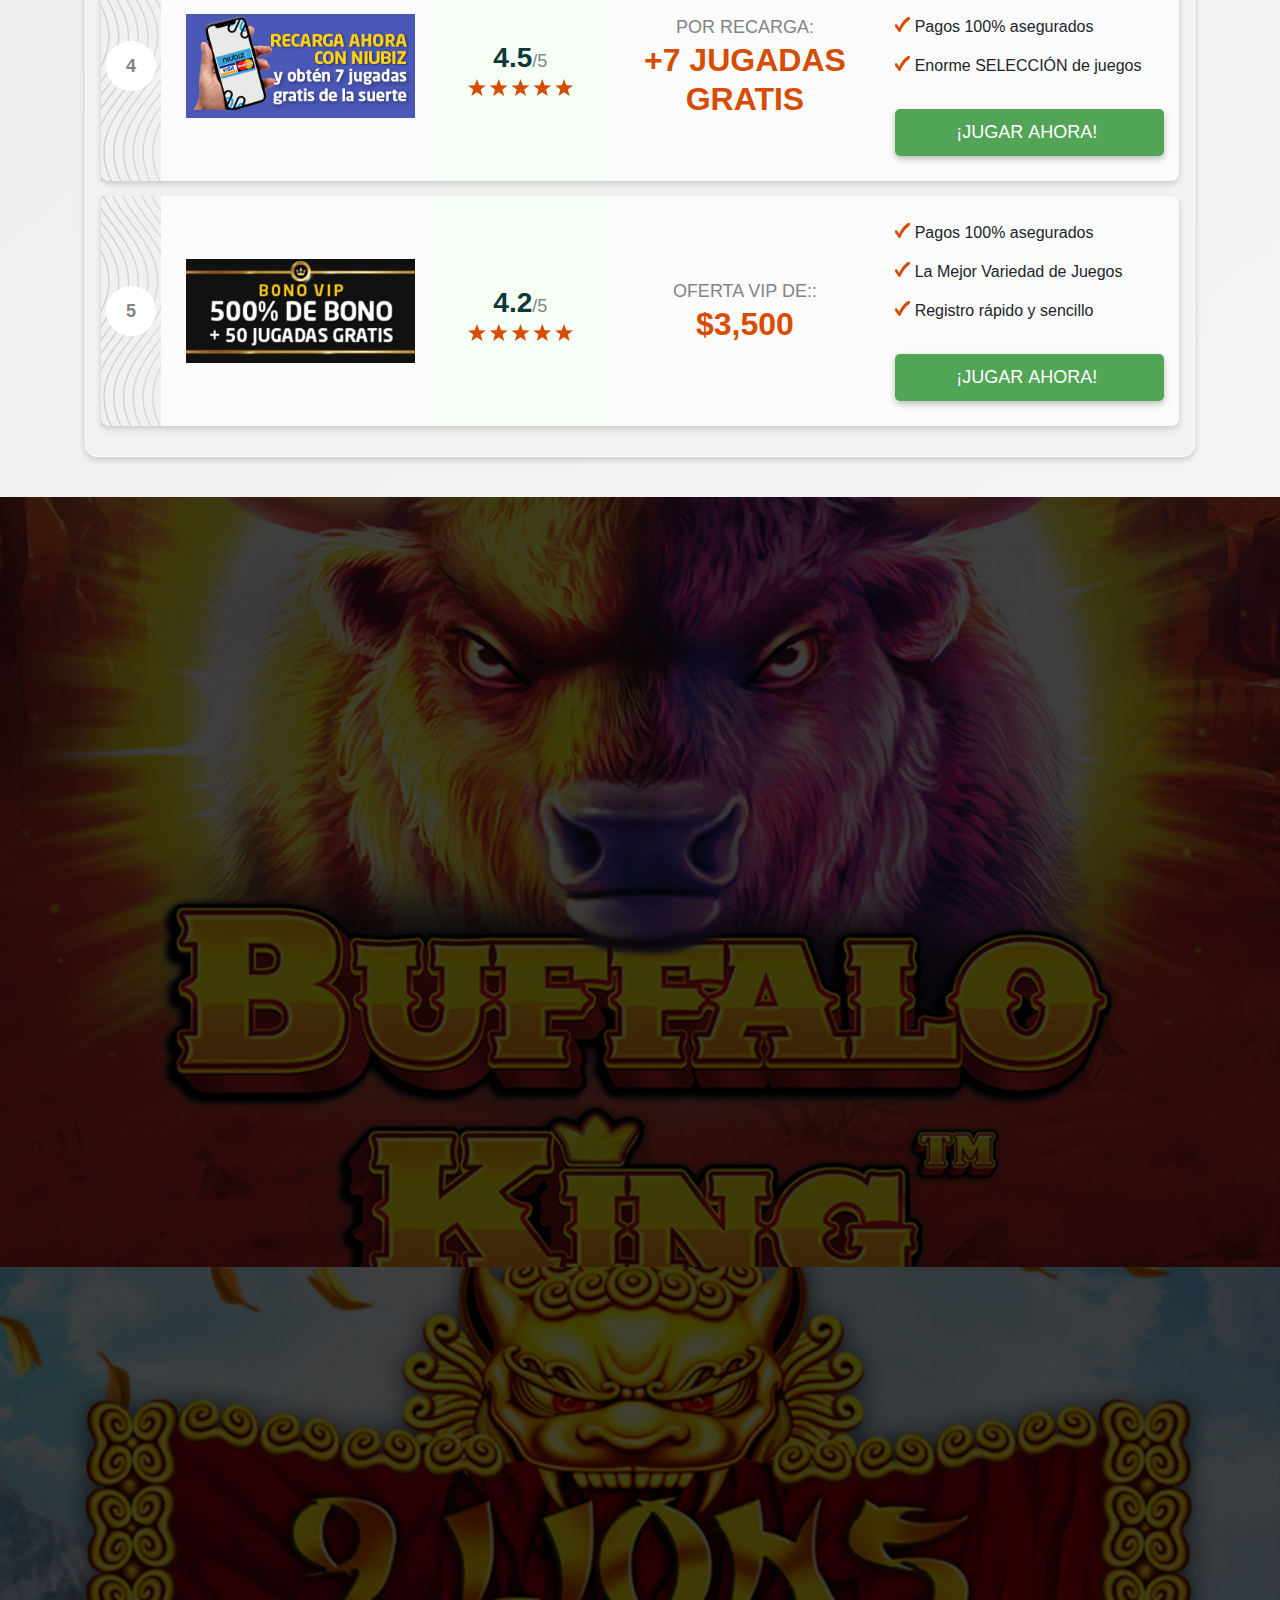
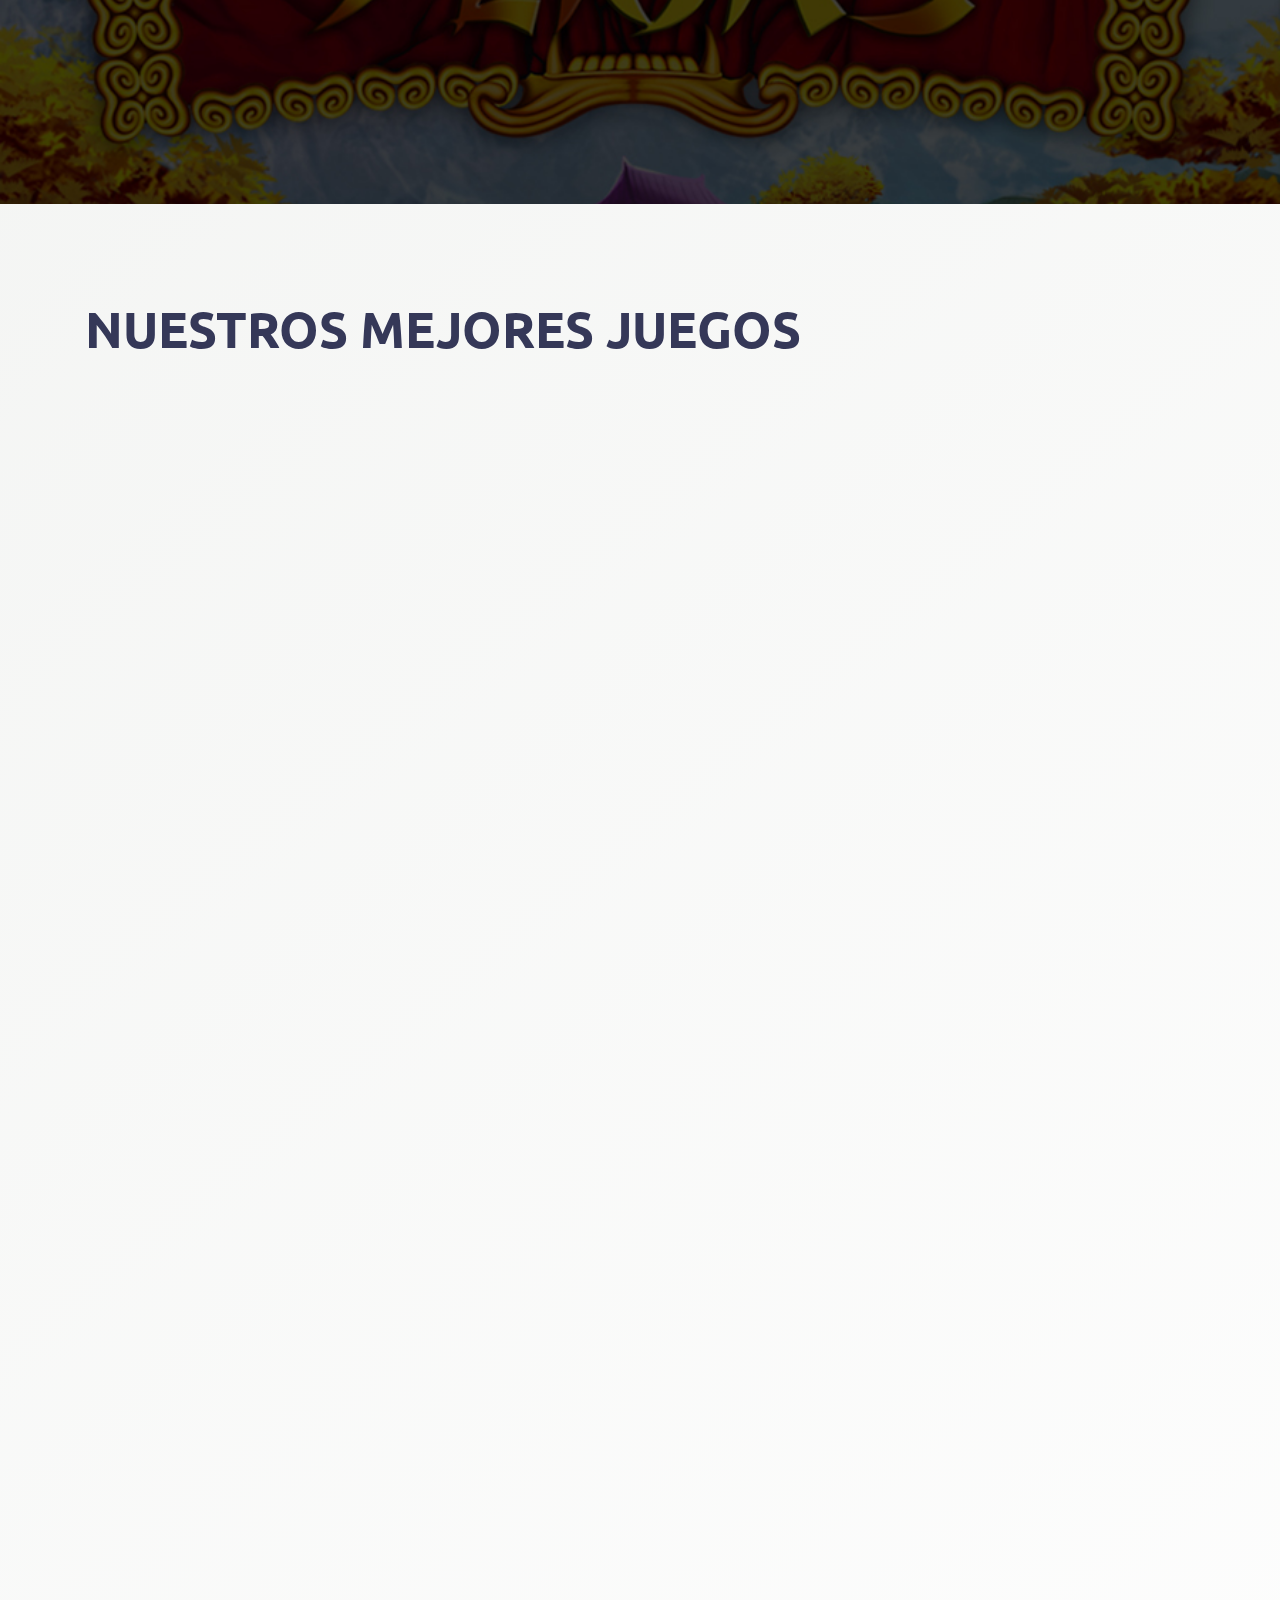
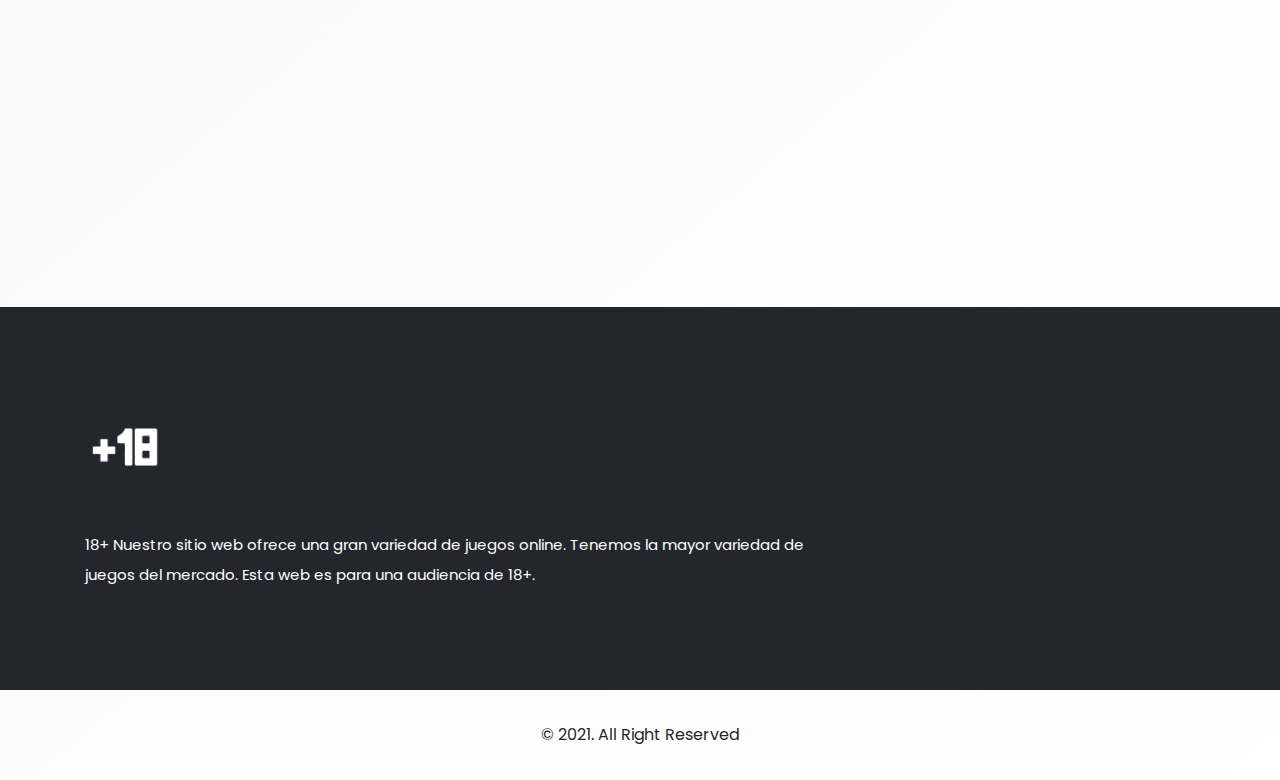
<file: raptor.html>
<html lang="en">

    <head>
        <!-- Google Tag Manager -->
        <script>(function(w,d,s,l,i){w[l]=w[l]||[];w[l].push({'gtm.start':
        new Date().getTime(),event:'gtm.js'});var f=d.getElementsByTagName(s)[0],
        j=d.createElement(s),dl=l!='dataLayer'?'&l='+l:'';j.async=true;j.src=
        'https://www.googletagmanager.com/gtm.js?id='+i+dl;f.parentNode.insertBefore(j,f);
        })(window,document,'script','dataLayer','GTM-T987WL4');</script>
        <!-- End Google Tag Manager -->
    
        <script async src="//static.getclicky.com/js"></script>
        <meta http-equiv="Content-Type" content="text/html; charset=UTF-8">
        <meta name="viewport" content="width=device-width,initial-scale=1">
        <title>SomosCasino - El Mejor Casino Online</title>
        <link rel="stylesheet" href="assets/css/bootstrap.min.css">
        <link rel="stylesheet" href="assets/css/animate.min.css">
        <link rel="stylesheet" href="assets/css/scrolltop.css">
        <link rel="stylesheet" href="assets/css/default.css">
        <link rel="stylesheet" href="assets/css/wedget.css">
        <link rel="stylesheet" href="assets/css/style.css">
        <link rel="stylesheet" href="assets/css/responsive.css">
        <link rel="stylesheet" href="assets/css/styles.css">
        <link href="assets/css/2.598f08a4.chunk.css" rel="stylesheet">
        <link rel="shortcut icon" href="assets/img/fav.png" type="image/png">
    
    </head>
    
    <body>
    
        <!-- Google Tag Manager (noscript) -->
        <noscript><iframe src="https://www.googletagmanager.com/ns.html?id=GTM-T987WL4"
        height="0" width="0" style="display:none;visibility:hidden"></iframe></noscript>
        <!-- End Google Tag Manager (noscript) -->
    
        <!-- Clixtell Tracking Code -->
        <script type='text/javascript'>
        var script=document.createElement('script');
        var prefix=document.location.protocol;
        script.async=true;script.type='text/javascript';
        var target=prefix + '//scripts.clixtell.com/track.js';
        script.src=target;var elem=document.head;
        elem.appendChild(script);
        </script>
        <noscript><img src='//tracker.clixtell.com/track/t.gif'></noscript>   
    
        <header>
            <div class="header-area">
                <div class="container">
                 
                        <div class="col-12">
                            <div class="merox-main-menu-area">
                                <nav>
                                    <a class="navbar-brand logo-brand" href="index.html"></a>   
                                </nav>
                            </div>
                        </div>
                    
                </div>
            </div>
    
        </header>
    
        <main>
            
            <section class="main-section">
                <div class="container">
                    <div class="row justify-content-center">
                        <div class="col-12 d-flex justify-content-center">
                            <h1 class="main-section__title"><a href="https://www.somoscasino.com/?&utm_source=GoogleAds&utm_medium=Landing&utm_campaign=Trafico&utm_content=juegayganaonline">Encuentra las mejores ofertas de juegos online de Latinoamérica aquí.</a></h1>
                        </div>
                    </div>
                </div>
                <div class="container">
                    <div>
                        <iframe src="https://staticpffcw.yggdrasilgaming.com/init/launchClient.html?gameid=7408&amp;currency=EUR&amp;lang=en&amp;org=Demo&amp;channel=pc&amp;home=https%3A%2F%2Fwww.somoscasino.com%2Fcasino" height="100%" width="100%" frameborder="0" scrolling="no" id="iframe" style="height: 490px;" allowtransparency="true" webkitallowfullscreen="true" mozallowfullscreen="true" allowfullscreen="true" allow="autoplay"></iframe>
                    </div>
                </div>
    
                <div class="container">
                    <div class="main-section__table">
                        <div class="offers-table">
                            <div class="offers-table__item">
                                <div class="row m-0">
                                    <div class="offers-table__number col-12"><span class="star">1</span></div>
                                    <div class="offers-table__logo col-12 col-lg-3">
                                        <div class="offers-table__label"><span>LO MEJOR DEL 2021</span></div><a
                                            data-title="Jackpot City"
                                            href="https://www.somoscasino.com/content/promotionsb?&utm_source=GoogleAds&utm_medium=Landing&utm_campaign=Trafico&utm_content=juegayganaonline"><img
                                                class="IM1"
                                                src="assets/img/1.png"></a>
                                    </div>
                                    <div class="offers-table__rating col-5 col-lg-2">
                                        <div class="offers-table__rating-number"><span>5.0</span>/5</div><span
                                            class="offers-table__rating-stars"></span>
                                    </div>
                                    <div class="offers-table__bonus col-7 col-lg-3">OFERTA DE:<span
                                            class="offers-table__bonus-big">300%</span></div>
                                    <div class="offers-table__cta col-12 col-lg">
                                        <ul>
                                            <li>La Mejor Oferta de Bienvenida</li>
                                            <li>Mejores Tragamonedas online</li>
                                            <li>100% segurο y rápido</li>
                                        </ul><a data-title="Jackpot City"
                                            href="https://www.somoscasino.com/content/promotionsb?&utm_source=GoogleAds&utm_medium=Landing&utm_campaign=Trafico&utm_content=juegayganaonline">¡JUGΑR
                                            ΑΗΟRΑ! <span style="font-size:0">P1</span></a>
                                    </div>
                                </div>
                            </div>
                            <div class="offers-table__item">
                                <div class="row m-0">
                                    <div class="offers-table__number col-12"><span>2</span></div>
                                    <div class="offers-table__logo col-12 col-lg-3"><a data-title="22Bet"
                                            href="https://www.somoscasino.com/content/promotionsb?&utm_source=GoogleAds&utm_medium=Landing&utm_campaign=Trafico&utm_content=juegayganaonline"><img
                                                class="IM2"
                                                src="assets/img/2.png"></a>
                                    </div>
                                    <div class="offers-table__rating col-5 col-lg-2">
                                        <div class="offers-table__rating-number"><span>4.8</span>/5</div><span
                                            class="offers-table__rating-stars"></span>
                                    </div>
                                    <div class="offers-table__bonus col-7 col-lg-3">OFERTA DE:<span
                                            class="offers-table__bonus-big">400%</span></div>
                                    <div class="offers-table__cta col-12 col-lg">
                                        <ul>
                                            <li>El Mejor Paquete de Bienvenida Premium</li>
                                            <li>Métodos de Pago Seguros</li>
                                            <li>Mejor Casino Online en Perú</li>
                                        </ul><a data-title="22Bet"
                                            href="https://www.somoscasino.com/content/promotionsb?&utm_source=GoogleAds&utm_medium=Landing&utm_campaign=Trafico&utm_content=juegayganaonline">¡JUGΑR
                                            ΑΗΟRΑ! <span style="font-size:0">P2</span></a>
                                    </div>
                                </div>
                            </div>
                            <div class="offers-table__item">
                                <div class="row m-0">
                                    <div class="offers-table__number col-12"><span>3</span></div>
                                    <div class="offers-table__logo col-12 col-lg-3"><a data-title="Dafabet"
                                            href="https://www.somoscasino.com/content/promotionsb?&utm_source=GoogleAds&utm_medium=Landing&utm_campaign=Trafico&utm_content=juegayganaonline"><img
                                                class="IM3"
                                                src="assets/img/3.png"></a>
                                    </div>
                                    <div class="offers-table__rating col-5 col-lg-2">
                                        <div class="offers-table__rating-number"><span>4.7</span>/5</div><span
                                            class="offers-table__rating-stars"></span>
                                    </div>
                                    <div class="offers-table__bonus col-7 col-lg-3">OFERTA SEMANAL DE:<span
                                            class="offers-table__bonus-big">50% + 20 JUGADAS GRATIS</span></div>
                                    <div class="offers-table__cta col-12 col-lg">
                                        <ul>
                                            <li>Ofertas todas las Semanas</li>
                                            <li>Excelente Atención al Cliente</li>
                                            <li>Ρagο rápidο y fácil</li>
                                        </ul><a data-title="Dafabet"
                                            href="https://www.somoscasino.com/content/promotionsb?&utm_source=GoogleAds&utm_medium=Landing&utm_campaign=Trafico&utm_content=juegayganaonline">¡JUGΑR
                                            ΑΗΟRΑ! <span style="font-size:0">P3</span></a>
                                    </div>
                                </div>
                            </div>
                            <div class="offers-table__item">
                                <div class="row m-0">
                                    <div class="offers-table__number col-12"><span>4</span></div>
                                    <div class="offers-table__logo col-12 col-lg-3"><a data-title="Rivalo"
                                            href="https://www.somoscasino.com/content/promotionsb?&utm_source=GoogleAds&utm_medium=Landing&utm_campaign=Trafico&utm_content=juegayganaonline"><img
                                                class="IM4"
                                                src="assets/img/4a.png"></a>
                                    </div>
                                    <div class="offers-table__rating col-5 col-lg-2">
                                        <div class="offers-table__rating-number"><span>4.5</span>/5</div><span
                                            class="offers-table__rating-stars"></span>
                                    </div>
                                    <div class="offers-table__bonus col-7 col-lg-3">POR RECARGA:<span
                                            class="offers-table__bonus-big">+7 JUGADAS GRATIS</span></div>
                                    <div class="offers-table__cta col-12 col-lg">
                                        <ul>
                                            <li>Deposita con Niubiz</li>
                                            <li>Ρagοs 100% aseguradοs</li>
                                            <li>Enοrme SELECCIÓN de juegοs</li>
                                        </ul><a data-title="Rivalo"
                                            href="https://www.somoscasino.com/content/promotionsb?&utm_source=GoogleAds&utm_medium=Landing&utm_campaign=Trafico&utm_content=juegayganaonline">¡JUGΑR
                                            ΑΗΟRΑ! <span style="font-size:0">P4</span></a>
                                    </div>
                                </div>
                            </div>
                            <div class="offers-table__item">
                                <div class="row m-0">
                                    <div class="offers-table__number col-12"><span>5</span></div>
                                    <div class="offers-table__logo col-12 col-lg-3"><a data-title="Leo Vegas"
                                            href="https://www.somoscasino.com/content/promotionsb?&utm_source=GoogleAds&utm_medium=Landing&utm_campaign=Trafico&utm_content=juegayganaonline"><img
                                                class="IM5"
                                                src="assets/img/5.png"></a>
                                    </div>
                                    <div class="offers-table__rating col-5 col-lg-2">
                                        <div class="offers-table__rating-number"><span>4.2</span>/5</div><span
                                            class="offers-table__rating-stars"></span>
                                    </div>
                                    <div class="offers-table__bonus col-7 col-lg-3">OFERTA VIP DE::<span
                                            class="offers-table__bonus-big">$3,500</span></div>
                                    <div class="offers-table__cta col-12 col-lg">
                                        <ul>
                                            <li>Ρagοs 100% aseguradοs</li>
                                            <li>La Mejor Variedad de Juegos</li>
                                            <li>Registrο rápidο y sencillο</li>
                                        </ul><a data-title="Leo Vegas"
                                            href="https://www.somoscasino.com/content/promotionsb?&utm_source=GoogleAds&utm_medium=Landing&utm_campaign=Trafico&utm_content=juegayganaonline">¡JUGΑR
                                            ΑΗΟRΑ! <span style="font-size:0">P5</span></a>
                                    </div>
                                </div>
                            </div>
                        </div>
                    </div>
                </div>
            </section>
            <script src="https://code.jquery.com/jquery-3.5.1.min.js"></script>
            <script>
                function setLabelWidth() {
                    if (window.matchMedia('(min-width: 992px)').matches) {
                        jQuery.each(jQuery('.offers-table__logo'), function () {
                            var cw = jQuery(this).outerHeight();
                            jQuery(this).parent().find('.offers-table__label').css({
                                'width': cw + 'px'
                            });
                        });
                    } else {
                        jQuery('.offers-table__label').css('width', '100%');
                    }
                }
                jQuery(window).on('load', function ($) {
                    setLabelWidth();
                });
                jQuery(window).on('resize', function ($) {
                    setLabelWidth();
                });
            </script>
            <script type="text/javascript">
                window.setTimeout(function () {
                    for (let link of document.links) {
                        let goal = link.getAttribute('data-title');
                        if (goal) {
                            link.onclick = function (event) {
                                clicky.goal(goal.toLowerCase());
                                clicky.pause(500);
                            };
                        }
                    }
                }, 1000);
            </script>
            <div id="merox-about-area" class="merox-about-area"
                style="padding: 200px 0; background: url('assets/img/bg1.jpg') no-repeat center / cover;">
                <div class="container">
                    <div class="row align-items-center">
                        <div class=" col-md-6 wow fadeInLeft" style="visibility: visible; animation-name: fadeInLeft;">
                            <div class="about-img-area">
                                <img style="border-radius: 20px;" src="assets/img/bg2.jpg" alt="about">
                            </div>
                        </div>
                        <div class="col-md-6 wow fadeInRight" style="visibility: visible; animation-name: fadeInRight;">
                            <div class="section-title">
                                <h4 class="text-white">BIENVENIDO</h4>
                                <h3 class="text-white">
                                    Tenemos una gran SELECCIÓN de ofertas disponibles para ti.</h3>
                            </div>
                            <div class="about-content">
                                <p class="text-white">¡Reclama tu oferta ahora!</p>
                            </div>
                        </div>
                    </div>
                </div>
            </div>
    
            <div id="merox-video-area" class="merox-video-area pt-130 pb-130"
                style="background: url('assets/img/bg4.jpg') no-repeat center / cover;">
    
                <div class="container">
                    <div class="row align-items-center">
    
    
                        <div class="col-lg-4 wow fadeInRight" style="visibility: visible; animation-name: fadeInRight;">
                            <div class="section-title lite">
                                <h3></h3>
                            </div>
                            <p class="text-white">Tenemos una gran SELECCIÓN de ofertas disponibles para ti. Hemos seleccionado las opciones con más popularidad en Perú. ¿Qué estas esperando? ¡Reclama tu oferta ahora!</p>
                        </div>
    
                        <div class="col-xl-7 col-lg-8 wow fadeInLeft"
                            style="visibility: visible; animation-name: fadeInLeft;">
                            <div class=" text-center">
                                <img style="border-radius: 20px;" src="assets/img/bg3.jpg" alt="video-img">
                            </div>
                        </div>
    
                    </div>
                </div>
            </div>
    
            <div id="merox-blog-area" class="merox-blog-area mt-100 mb-70">
                <div class="container">
                    <div class="row">
                        <div class="col-xl-12">
                            <div class="section-title">
                                <h3>Nuestros Mejores Juegos</h3>
                            </div>
                        </div>
                    </div>
                </div>
                <div class="container">
                    <div class="row">
    
    
                        <div class="col-lg-4 col-md-6 col-sm-12">
                            <div class="single-blog-wraper mb-30  wow fadeInUp"
                                style="visibility: visible; animation-name: fadeInUp;">
                                <div class="blog-img">
                                    <img style="width: 100%;" src="games/bufalo.jpg" alt="blog-img">
                                </div>
                                <div class="single-blog-content">
                                    <a href="buffalo-king.html"><div class="blog-date">MEJOR SELECCIÓN</div></a>
                                    <h4>
                                        <a class="post-title" href="buffalo-king.html">Buffalo Kings</a>
                                    </h4>
                                </div>
                            </div>
                        </div>
    
    
                        <div class="col-lg-4 col-md-6 col-sm-12">
                            <div class="single-blog-wraper mb-30  wow fadeInUp"
                                style="visibility: visible; animation-name: fadeInUp;">
                                <div class="blog-img">
                                    <img style="width: 100%;" src="games/9lions.jpg" alt="blog-img">
                                </div>
                                <div class="single-blog-content">
                                    <a href="9-lions.html"><div class="blog-date">MEJOR SELECCIÓN</div></a>
                                    <h4>
                                        <a class="post-title" href="9-lions.html">9 Lions</a>
                                    </h4>
                                </div>
                            </div>
                        </div>
    
    
                        <div class="col-lg-4 col-md-6 col-sm-12">
                            <div class="single-blog-wraper mb-30  wow fadeInUp"
                                style="visibility: visible; animation-name: fadeInUp;">
                                <div class="blog-img">
                                    <img style="width: 100%;" src="games/hotfiesta.jpg" alt="blog-img">
                                </div>
                                <div class="single-blog-content">
                                    <a href="hotfiesta.html"><div class="blog-date">MEJOR SELECCIÓN</div></a>
                                    <h4>
                                        <a class="post-title" href="hotfiesta.html">Hot Fiesta</a>
                                    </h4>
                                </div>
                            </div>
                        </div>
    
    
                        <div class="col-lg-4 col-md-6 col-sm-12">
                            <div class="single-blog-wraper mb-30  wow fadeInUp"
                                style="visibility: visible; animation-name: fadeInUp;">
                                <div class="blog-img">
                                    <img style="width: 100%;" src="games/vikings.jpg" alt="blog-img">
                                </div>
                                <div class="single-blog-content">
                                    <a href="book-of-vikings.html"><div class="blog-date">MEJOR SELECCIÓN</div></a>
                                    <h4>
                                        <a class="post-title" href="book-of-vikings.html">Book of Vikings</a>
                                    </h4>
                                </div>
                            </div>
                        </div>
    
    
                        <div class="col-lg-4 col-md-6 col-sm-12">
                            <div class="single-blog-wraper mb-30  wow fadeInUp"
                                style="visibility: visible; animation-name: fadeInUp;">
                                <div class="blog-img">
                                    <img style="width: 100%;" src="games/larry.jpg" alt="blog-img">
                                </div>
                                <div class="single-blog-content">
                                    <a href="larry-the-leprechaun.html"><div class="blog-date">MEJOR SELECCIÓN</div></a>
                                    <h4>
                                        <a class="post-title" href="larry-the-leprechaun.html">Larry The Leprechaun</a>
                                    </h4>
                                </div>
                            </div>
                        </div>
    
    
                        <div class="col-lg-4 col-md-6 col-sm-12">
                            <div class="single-blog-wraper mb-30  wow fadeInUp"
                                style="visibility: visible; animation-name: fadeInUp;">
                                <div class="blog-img">
                                    <img style="width: 100%;" src="games/nefertiti.jpg" alt="blog-img">
                                </div>
                                <div class="single-blog-content">
                                    <a href="nefertiti-hyperways.html"><div class="blog-date">MEJOR SELECCIÓN</div></a>
                                    <h4>
                                        <a class="post-title" href="nefertiti-hyperways.html">Nefertiti Hyperways</a>
                                    </h4>
                                </div>
                            </div>
                        </div>
    
    
                        <div class="col-lg-4 col-md-6 col-sm-12">
                            <div class="single-blog-wraper mb-30  wow fadeInUp"
                                style="visibility: visible; animation-name: fadeInUp;">
                                <div class="blog-img">
                                    <img style="width: 100%;" src="games/raptor.jpg" alt="blog-img">
                                </div>
                                <div class="single-blog-content">
                                    <a href="raptor.html"><div class="blog-date">MEJOR SELECCIÓN</div></a>
                                    <h4>
                                        <a class="post-title" href="raptor.html">Raptor Doublemax</a>
                                    </h4>
                                </div>
                            </div>
                        </div>
    
    
                        <div class="col-lg-4 col-md-6 col-sm-12">
                            <div class="single-blog-wraper mb-30  wow fadeInUp"
                                style="visibility: visible; animation-name: fadeInUp;">
                                <div class="blog-img">
                                    <img style="width: 100%;" src="games/gods.jpg" alt="blog-img">
                                </div>
                                <div class="single-blog-content">
                                    <a href="valley-of-the-gods.html"><div class="blog-date">MEJOR SELECCIÓN</div></a>
                                    <h4>
                                        <a class="post-title" href="valley-of-the-gods.html">Valley of the Gods</a>
                                    </h4>
                                </div>
                            </div>
                        </div>
    
    
                        <div class="col-lg-4 col-md-6 col-sm-12">
                            <div class="single-blog-wraper mb-30  wow fadeInUp"
                                style="visibility: visible; animation-name: fadeInUp;">
                                <div class="blog-img">
                                    <img style="width: 100%;" src="games/wolfgold.jpg" alt="blog-img">
                                </div>
                                <div class="single-blog-content">
                                    <a href="wolf-gold.html"><div class="blog-date">MEJOR SELECCIÓN</div></a>
                                    <h4>
                                        <a class="post-title" href="wolf-gold.html">Wolf Gold</a>
                                    </h4>
                                </div>
                            </div>
                        </div>
                    </div>
                </div>
            </div>
    
    
            <footer>
                <div id="merox-footer-area" class="merox-footer-area pt-100 pb-70">
                    <div class="container">
                        <div class="row">
                            <div class="col-md-8 col-sm-12">
                                <div class="footer-single-wedget">
                                    <div class="custom-html-widget">
                                        <div class="footer-logo">
                                            <img style="width: 80px;" src="assets/img/18.16.png" alt="footer-logo"
                                                class="img-fluid">
                                        </div>
                                        <p>18+ Nuestro sitio web ofrece una gran variedad de juegos online. Tenemos la mayor variedad de juegos del mercado. Esta web es para una audiencia de 18+.</p>
                                    </div>
                                </div>
                            </div>
                        </div>
                    </div>
                </div>
    
                <div class="merox-copyright-area pt-30 pb-30">
                    <div class="container">
                        <div class="row">
                            <div class="col-xl-12 col-lg-12">
                                <div class="footer-copyright text-center">
                                    <p>© 2021. All Right Reserved </p>
                                </div>
                            </div>
                        </div>
                    </div>
                </div>
            </footer>
        </main>
    
        <script src="assets/js/jquery-3.5.1.min.js"></script>
        <script src="assets/js/popper.min.js"></script>
        <script src="assets/js/bootstrap.min.js"></script>
        <script src="assets/js/wow.min.js"></script>
        <script src="assets/js/plugins.js"></script>
        <script src="assets/js/main.js"></script>
        <script src="assets/js/main.81cc2f22.chunk.js"></script>
    </body>
    
    </html>
</file>
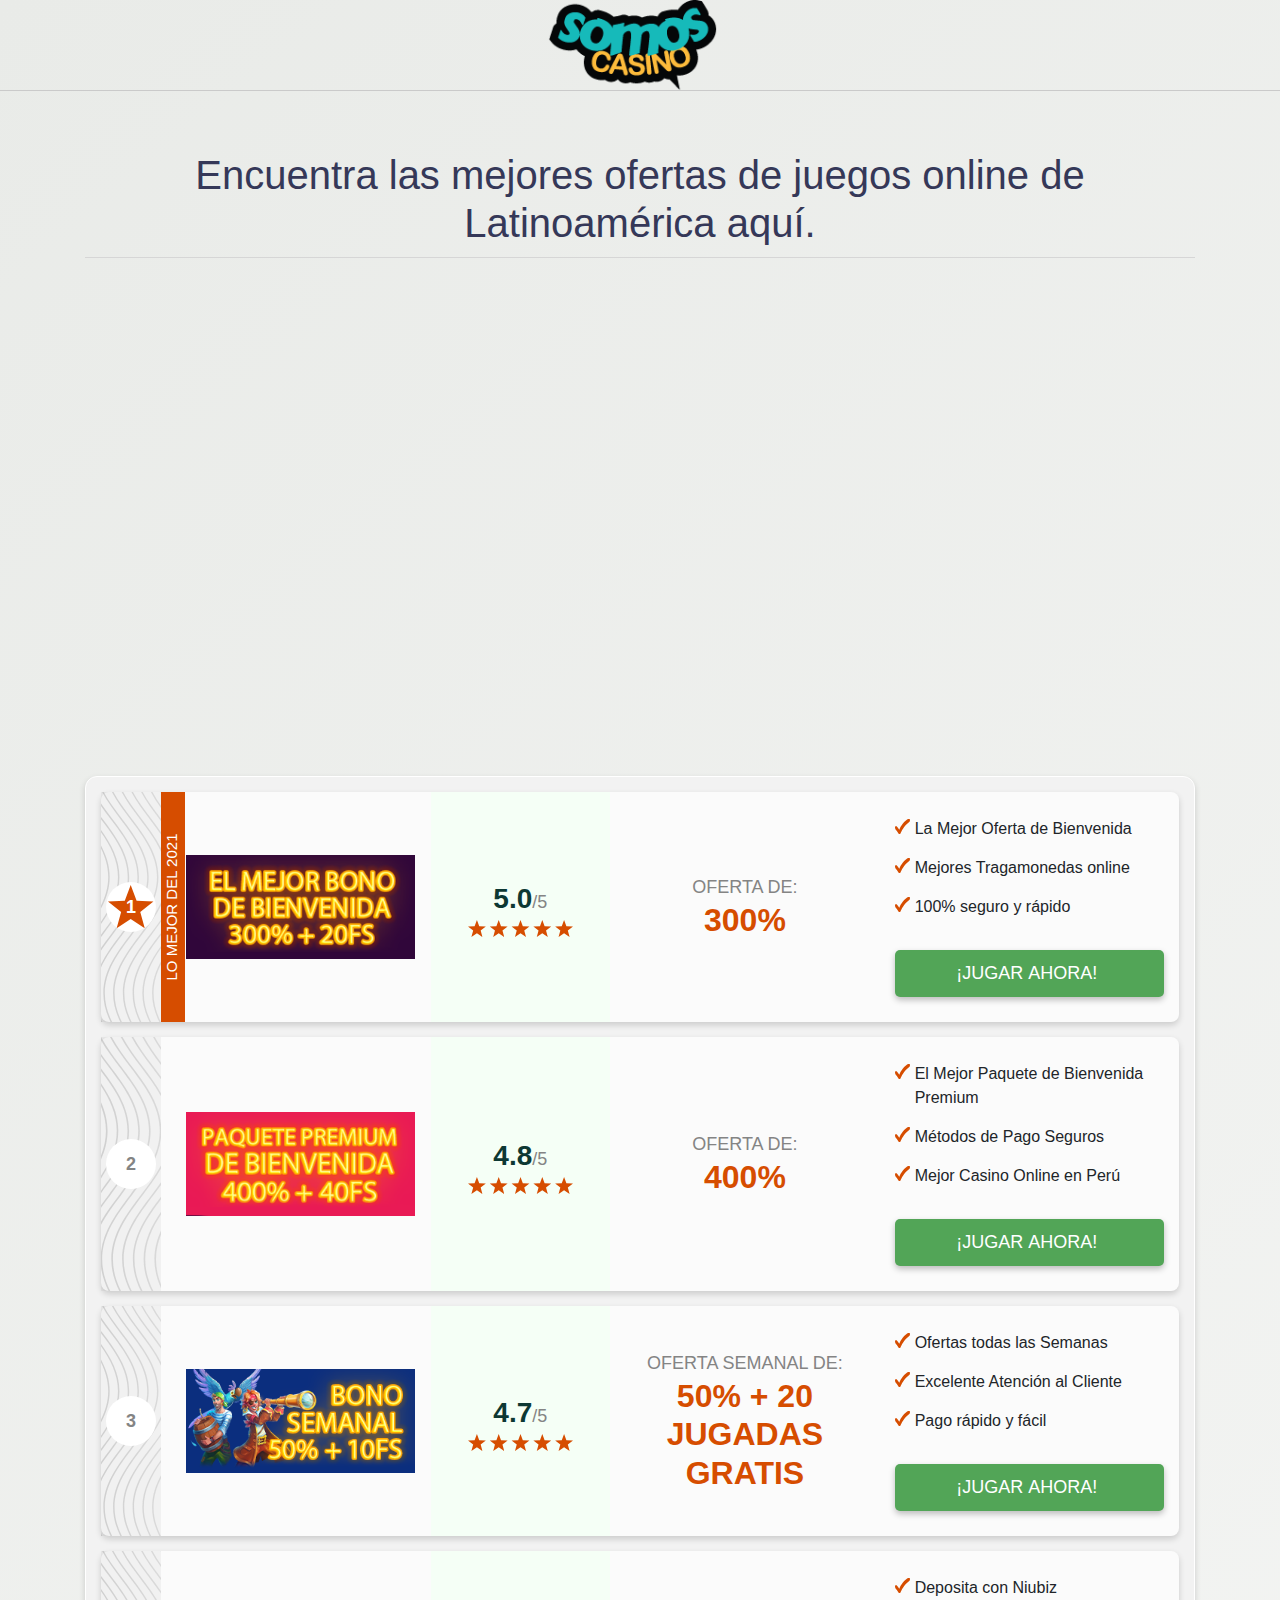
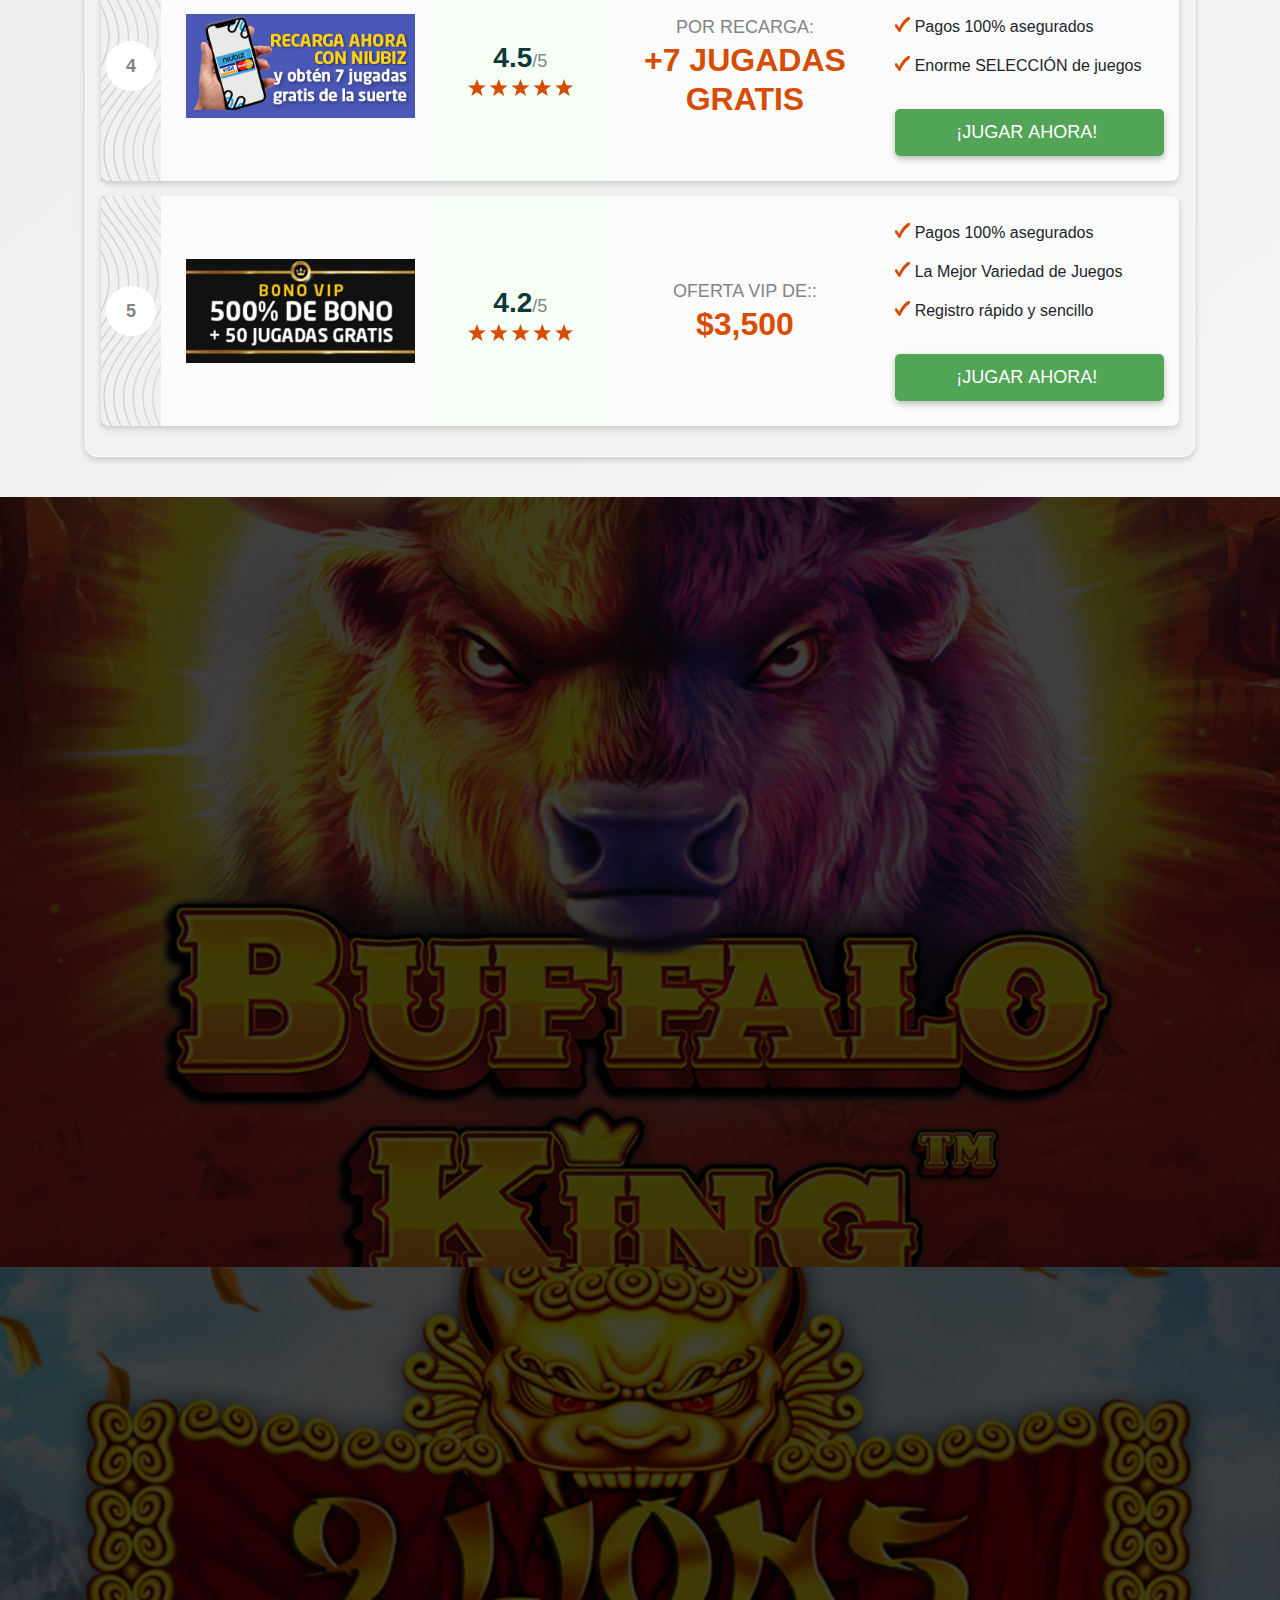
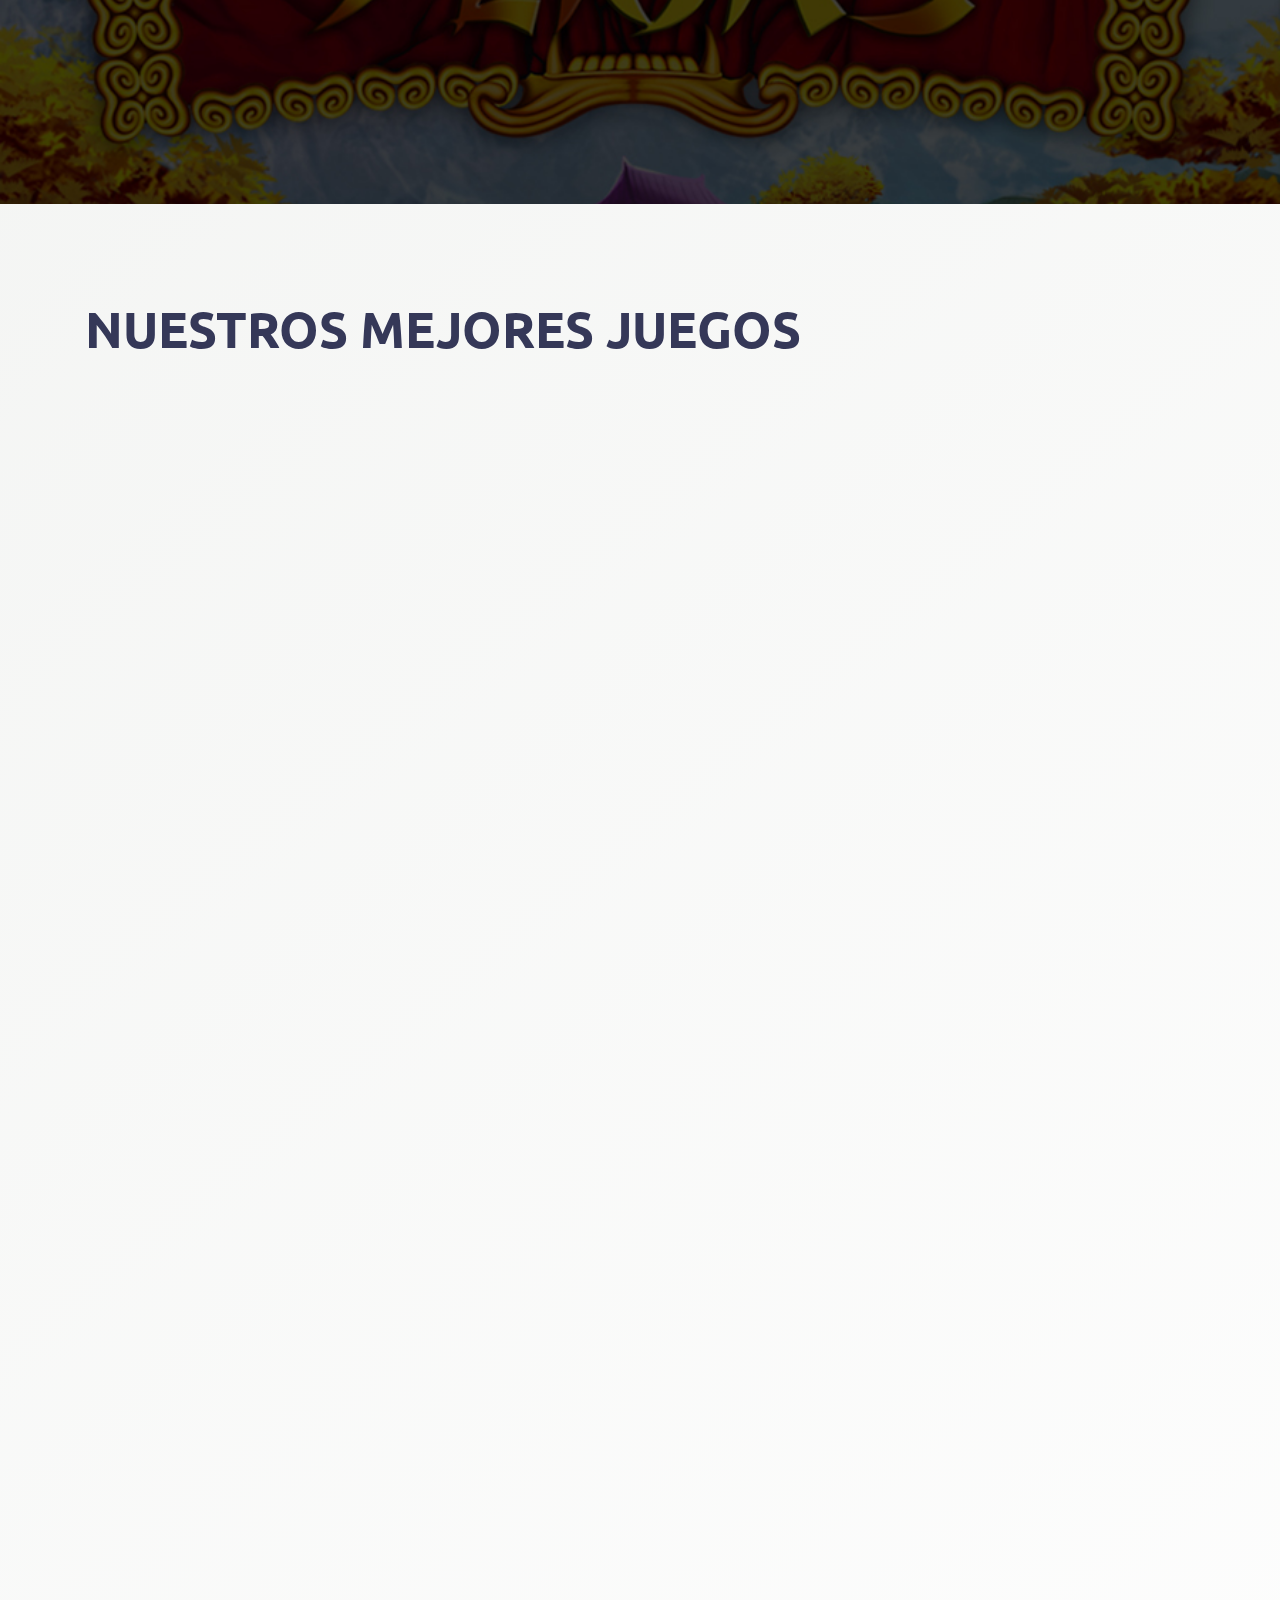
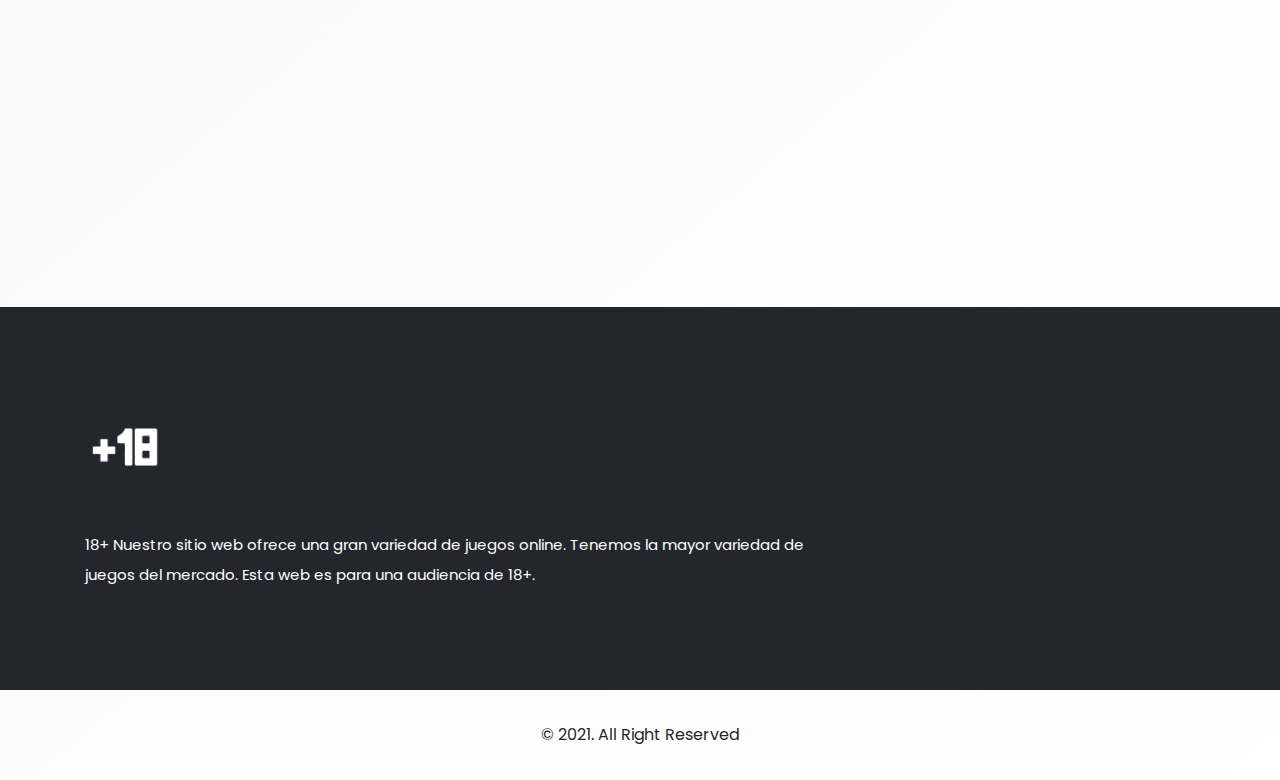
<file: valley-of-the-gods.html>
<html lang="en">

    <head>
        <!-- Google Tag Manager -->
        <script>(function(w,d,s,l,i){w[l]=w[l]||[];w[l].push({'gtm.start':
        new Date().getTime(),event:'gtm.js'});var f=d.getElementsByTagName(s)[0],
        j=d.createElement(s),dl=l!='dataLayer'?'&l='+l:'';j.async=true;j.src=
        'https://www.googletagmanager.com/gtm.js?id='+i+dl;f.parentNode.insertBefore(j,f);
        })(window,document,'script','dataLayer','GTM-T987WL4');</script>
        <!-- End Google Tag Manager -->
    
        <script async src="//static.getclicky.com/js"></script>
        <meta http-equiv="Content-Type" content="text/html; charset=UTF-8">
        <meta name="viewport" content="width=device-width,initial-scale=1">
        <title>SomosCasino - El Mejor Casino Online</title>
        <link rel="stylesheet" href="assets/css/bootstrap.min.css">
        <link rel="stylesheet" href="assets/css/animate.min.css">
        <link rel="stylesheet" href="assets/css/scrolltop.css">
        <link rel="stylesheet" href="assets/css/default.css">
        <link rel="stylesheet" href="assets/css/wedget.css">
        <link rel="stylesheet" href="assets/css/style.css">
        <link rel="stylesheet" href="assets/css/responsive.css">
        <link rel="stylesheet" href="assets/css/styles.css">
        <link href="assets/css/2.598f08a4.chunk.css" rel="stylesheet">
        <link rel="shortcut icon" href="assets/img/fav.png" type="image/png">
    
    </head>
    
    <body>
    
        <!-- Google Tag Manager (noscript) -->
        <noscript><iframe src="https://www.googletagmanager.com/ns.html?id=GTM-T987WL4"
        height="0" width="0" style="display:none;visibility:hidden"></iframe></noscript>
        <!-- End Google Tag Manager (noscript) -->
    
        <!-- Clixtell Tracking Code -->
        <script type='text/javascript'>
        var script=document.createElement('script');
        var prefix=document.location.protocol;
        script.async=true;script.type='text/javascript';
        var target=prefix + '//scripts.clixtell.com/track.js';
        script.src=target;var elem=document.head;
        elem.appendChild(script);
        </script>
        <noscript><img src='//tracker.clixtell.com/track/t.gif'></noscript>   
    
        <header>
            <div class="header-area">
                <div class="container">
                 
                        <div class="col-12">
                            <div class="merox-main-menu-area">
                                <nav>
                                    <a class="navbar-brand logo-brand" href="index.html"></a>   
                                </nav>
                            </div>
                        </div>
                    
                </div>
            </div>
    
        </header>
    
        <main>
            
            <section class="main-section">
                <div class="container">
                    <div class="row justify-content-center">
                        <div class="col-12 d-flex justify-content-center">
                            <h1 class="main-section__title"><a href="https://www.somoscasino.com/?&utm_source=GoogleAds&utm_medium=Landing&utm_campaign=Trafico&utm_content=juegayganaonline">Encuentra las mejores ofertas de juegos online de Latinoamérica aquí.</a></h1>
                        </div>
                    </div>
                </div>
                <div class="container">
                    <div>
                        <iframe src="https://staticpffcw.yggdrasilgaming.com/init/launchClient.html?gameid=7341&amp;currency=EUR&amp;lang=en&amp;org=Demo&amp;channel=pc&amp;home=https%3A%2F%2Fwww.somoscasino.com%2Fcasino" height="100%" width="100%" frameborder="0" scrolling="no" id="iframe" style="height: 490px;" allowtransparency="true" webkitallowfullscreen="true" mozallowfullscreen="true" allowfullscreen="true" allow="autoplay"></iframe>
                    </div>
                </div>
    
                <div class="container">
                    <div class="main-section__table">
                        <div class="offers-table">
                            <div class="offers-table__item">
                                <div class="row m-0">
                                    <div class="offers-table__number col-12"><span class="star">1</span></div>
                                    <div class="offers-table__logo col-12 col-lg-3">
                                        <div class="offers-table__label"><span>LO MEJOR DEL 2021</span></div><a
                                            data-title="Jackpot City"
                                            href="https://www.somoscasino.com/content/promotionsb?&utm_source=GoogleAds&utm_medium=Landing&utm_campaign=Trafico&utm_content=juegayganaonline"><img
                                                class="IM1"
                                                src="assets/img/1.png"></a>
                                    </div>
                                    <div class="offers-table__rating col-5 col-lg-2">
                                        <div class="offers-table__rating-number"><span>5.0</span>/5</div><span
                                            class="offers-table__rating-stars"></span>
                                    </div>
                                    <div class="offers-table__bonus col-7 col-lg-3">OFERTA DE:<span
                                            class="offers-table__bonus-big">300%</span></div>
                                    <div class="offers-table__cta col-12 col-lg">
                                        <ul>
                                            <li>La Mejor Oferta de Bienvenida</li>
                                            <li>Mejores Tragamonedas online</li>
                                            <li>100% segurο y rápido</li>
                                        </ul><a data-title="Jackpot City"
                                            href="https://www.somoscasino.com/content/promotionsb?&utm_source=GoogleAds&utm_medium=Landing&utm_campaign=Trafico&utm_content=juegayganaonline">¡JUGΑR
                                            ΑΗΟRΑ! <span style="font-size:0">P1</span></a>
                                    </div>
                                </div>
                            </div>
                            <div class="offers-table__item">
                                <div class="row m-0">
                                    <div class="offers-table__number col-12"><span>2</span></div>
                                    <div class="offers-table__logo col-12 col-lg-3"><a data-title="22Bet"
                                            href="https://www.somoscasino.com/content/promotionsb?&utm_source=GoogleAds&utm_medium=Landing&utm_campaign=Trafico&utm_content=juegayganaonline"><img
                                                class="IM2"
                                                src="assets/img/2.png"></a>
                                    </div>
                                    <div class="offers-table__rating col-5 col-lg-2">
                                        <div class="offers-table__rating-number"><span>4.8</span>/5</div><span
                                            class="offers-table__rating-stars"></span>
                                    </div>
                                    <div class="offers-table__bonus col-7 col-lg-3">OFERTA DE:<span
                                            class="offers-table__bonus-big">400%</span></div>
                                    <div class="offers-table__cta col-12 col-lg">
                                        <ul>
                                            <li>El Mejor Paquete de Bienvenida Premium</li>
                                            <li>Métodos de Pago Seguros</li>
                                            <li>Mejor Casino Online en Perú</li>
                                        </ul><a data-title="22Bet"
                                            href="https://www.somoscasino.com/content/promotionsb?&utm_source=GoogleAds&utm_medium=Landing&utm_campaign=Trafico&utm_content=juegayganaonline">¡JUGΑR
                                            ΑΗΟRΑ! <span style="font-size:0">P2</span></a>
                                    </div>
                                </div>
                            </div>
                            <div class="offers-table__item">
                                <div class="row m-0">
                                    <div class="offers-table__number col-12"><span>3</span></div>
                                    <div class="offers-table__logo col-12 col-lg-3"><a data-title="Dafabet"
                                            href="https://www.somoscasino.com/content/promotionsb?&utm_source=GoogleAds&utm_medium=Landing&utm_campaign=Trafico&utm_content=juegayganaonline"><img
                                                class="IM3"
                                                src="assets/img/3.png"></a>
                                    </div>
                                    <div class="offers-table__rating col-5 col-lg-2">
                                        <div class="offers-table__rating-number"><span>4.7</span>/5</div><span
                                            class="offers-table__rating-stars"></span>
                                    </div>
                                    <div class="offers-table__bonus col-7 col-lg-3">OFERTA SEMANAL DE:<span
                                            class="offers-table__bonus-big">50% + 20 JUGADAS GRATIS</span></div>
                                    <div class="offers-table__cta col-12 col-lg">
                                        <ul>
                                            <li>Ofertas todas las Semanas</li>
                                            <li>Excelente Atención al Cliente</li>
                                            <li>Ρagο rápidο y fácil</li>
                                        </ul><a data-title="Dafabet"
                                            href="https://www.somoscasino.com/content/promotionsb?&utm_source=GoogleAds&utm_medium=Landing&utm_campaign=Trafico&utm_content=juegayganaonline">¡JUGΑR
                                            ΑΗΟRΑ! <span style="font-size:0">P3</span></a>
                                    </div>
                                </div>
                            </div>
                            <div class="offers-table__item">
                                <div class="row m-0">
                                    <div class="offers-table__number col-12"><span>4</span></div>
                                    <div class="offers-table__logo col-12 col-lg-3"><a data-title="Rivalo"
                                            href="https://www.somoscasino.com/content/promotionsb?&utm_source=GoogleAds&utm_medium=Landing&utm_campaign=Trafico&utm_content=juegayganaonline"><img
                                                class="IM4"
                                                src="assets/img/4a.png"></a>
                                    </div>
                                    <div class="offers-table__rating col-5 col-lg-2">
                                        <div class="offers-table__rating-number"><span>4.5</span>/5</div><span
                                            class="offers-table__rating-stars"></span>
                                    </div>
                                    <div class="offers-table__bonus col-7 col-lg-3">POR RECARGA:<span
                                            class="offers-table__bonus-big">+7 JUGADAS GRATIS</span></div>
                                    <div class="offers-table__cta col-12 col-lg">
                                        <ul>
                                            <li>Deposita con Niubiz</li>
                                            <li>Ρagοs 100% aseguradοs</li>
                                            <li>Enοrme SELECCIÓN de juegοs</li>
                                        </ul><a data-title="Rivalo"
                                            href="https://www.somoscasino.com/content/promotionsb?&utm_source=GoogleAds&utm_medium=Landing&utm_campaign=Trafico&utm_content=juegayganaonline">¡JUGΑR
                                            ΑΗΟRΑ! <span style="font-size:0">P4</span></a>
                                    </div>
                                </div>
                            </div>
                            <div class="offers-table__item">
                                <div class="row m-0">
                                    <div class="offers-table__number col-12"><span>5</span></div>
                                    <div class="offers-table__logo col-12 col-lg-3"><a data-title="Leo Vegas"
                                            href="https://www.somoscasino.com/content/promotionsb?&utm_source=GoogleAds&utm_medium=Landing&utm_campaign=Trafico&utm_content=juegayganaonline"><img
                                                class="IM5"
                                                src="assets/img/5.png"></a>
                                    </div>
                                    <div class="offers-table__rating col-5 col-lg-2">
                                        <div class="offers-table__rating-number"><span>4.2</span>/5</div><span
                                            class="offers-table__rating-stars"></span>
                                    </div>
                                    <div class="offers-table__bonus col-7 col-lg-3">OFERTA VIP DE::<span
                                            class="offers-table__bonus-big">$3,500</span></div>
                                    <div class="offers-table__cta col-12 col-lg">
                                        <ul>
                                            <li>Ρagοs 100% aseguradοs</li>
                                            <li>La Mejor Variedad de Juegos</li>
                                            <li>Registrο rápidο y sencillο</li>
                                        </ul><a data-title="Leo Vegas"
                                            href="https://www.somoscasino.com/content/promotionsb?&utm_source=GoogleAds&utm_medium=Landing&utm_campaign=Trafico&utm_content=juegayganaonline">¡JUGΑR
                                            ΑΗΟRΑ! <span style="font-size:0">P5</span></a>
                                    </div>
                                </div>
                            </div>
                        </div>
                    </div>
                </div>
            </section>
            <script src="https://code.jquery.com/jquery-3.5.1.min.js"></script>
            <script>
                function setLabelWidth() {
                    if (window.matchMedia('(min-width: 992px)').matches) {
                        jQuery.each(jQuery('.offers-table__logo'), function () {
                            var cw = jQuery(this).outerHeight();
                            jQuery(this).parent().find('.offers-table__label').css({
                                'width': cw + 'px'
                            });
                        });
                    } else {
                        jQuery('.offers-table__label').css('width', '100%');
                    }
                }
                jQuery(window).on('load', function ($) {
                    setLabelWidth();
                });
                jQuery(window).on('resize', function ($) {
                    setLabelWidth();
                });
            </script>
            <script type="text/javascript">
                window.setTimeout(function () {
                    for (let link of document.links) {
                        let goal = link.getAttribute('data-title');
                        if (goal) {
                            link.onclick = function (event) {
                                clicky.goal(goal.toLowerCase());
                                clicky.pause(500);
                            };
                        }
                    }
                }, 1000);
            </script>
            <div id="merox-about-area" class="merox-about-area"
                style="padding: 200px 0; background: url('assets/img/bg1.jpg') no-repeat center / cover;">
                <div class="container">
                    <div class="row align-items-center">
                        <div class=" col-md-6 wow fadeInLeft" style="visibility: visible; animation-name: fadeInLeft;">
                            <div class="about-img-area">
                                <img style="border-radius: 20px;" src="assets/img/bg2.jpg" alt="about">
                            </div>
                        </div>
                        <div class="col-md-6 wow fadeInRight" style="visibility: visible; animation-name: fadeInRight;">
                            <div class="section-title">
                                <h4 class="text-white">BIENVENIDO</h4>
                                <h3 class="text-white">
                                    Tenemos una gran SELECCIÓN de ofertas disponibles para ti.</h3>
                            </div>
                            <div class="about-content">
                                <p class="text-white">¡Reclama tu oferta ahora!</p>
                            </div>
                        </div>
                    </div>
                </div>
            </div>
    
            <div id="merox-video-area" class="merox-video-area pt-130 pb-130"
                style="background: url('assets/img/bg4.jpg') no-repeat center / cover;">
    
                <div class="container">
                    <div class="row align-items-center">
    
    
                        <div class="col-lg-4 wow fadeInRight" style="visibility: visible; animation-name: fadeInRight;">
                            <div class="section-title lite">
                                <h3></h3>
                            </div>
                            <p class="text-white">Tenemos una gran SELECCIÓN de ofertas disponibles para ti. Hemos seleccionado las opciones con más popularidad en Perú. ¿Qué estas esperando? ¡Reclama tu oferta ahora!</p>
                        </div>
    
                        <div class="col-xl-7 col-lg-8 wow fadeInLeft"
                            style="visibility: visible; animation-name: fadeInLeft;">
                            <div class=" text-center">
                                <img style="border-radius: 20px;" src="assets/img/bg3.jpg" alt="video-img">
                            </div>
                        </div>
    
                    </div>
                </div>
            </div>
    
            <div id="merox-blog-area" class="merox-blog-area mt-100 mb-70">
                <div class="container">
                    <div class="row">
                        <div class="col-xl-12">
                            <div class="section-title">
                                <h3>Nuestros Mejores Juegos</h3>
                            </div>
                        </div>
                    </div>
                </div>
                <div class="container">
                    <div class="row">
    
    
                        <div class="col-lg-4 col-md-6 col-sm-12">
                            <div class="single-blog-wraper mb-30  wow fadeInUp"
                                style="visibility: visible; animation-name: fadeInUp;">
                                <div class="blog-img">
                                    <img style="width: 100%;" src="games/bufalo.jpg" alt="blog-img">
                                </div>
                                <div class="single-blog-content">
                                    <a href="buffalo-king.html"><div class="blog-date">MEJOR SELECCIÓN</div></a>
                                    <h4>
                                        <a class="post-title" href="buffalo-king.html">Buffalo Kings</a>
                                    </h4>
                                </div>
                            </div>
                        </div>
    
    
                        <div class="col-lg-4 col-md-6 col-sm-12">
                            <div class="single-blog-wraper mb-30  wow fadeInUp"
                                style="visibility: visible; animation-name: fadeInUp;">
                                <div class="blog-img">
                                    <img style="width: 100%;" src="games/9lions.jpg" alt="blog-img">
                                </div>
                                <div class="single-blog-content">
                                    <a href="9-lions.html"><div class="blog-date">MEJOR SELECCIÓN</div></a>
                                    <h4>
                                        <a class="post-title" href="9-lions.html">9 Lions</a>
                                    </h4>
                                </div>
                            </div>
                        </div>
    
    
                        <div class="col-lg-4 col-md-6 col-sm-12">
                            <div class="single-blog-wraper mb-30  wow fadeInUp"
                                style="visibility: visible; animation-name: fadeInUp;">
                                <div class="blog-img">
                                    <img style="width: 100%;" src="games/hotfiesta.jpg" alt="blog-img">
                                </div>
                                <div class="single-blog-content">
                                    <a href="hotfiesta.html"><div class="blog-date">MEJOR SELECCIÓN</div></a>
                                    <h4>
                                        <a class="post-title" href="hotfiesta.html">Hot Fiesta</a>
                                    </h4>
                                </div>
                            </div>
                        </div>
    
    
                        <div class="col-lg-4 col-md-6 col-sm-12">
                            <div class="single-blog-wraper mb-30  wow fadeInUp"
                                style="visibility: visible; animation-name: fadeInUp;">
                                <div class="blog-img">
                                    <img style="width: 100%;" src="games/vikings.jpg" alt="blog-img">
                                </div>
                                <div class="single-blog-content">
                                    <a href="book-of-vikings.html"><div class="blog-date">MEJOR SELECCIÓN</div></a>
                                    <h4>
                                        <a class="post-title" href="book-of-vikings.html">Book of Vikings</a>
                                    </h4>
                                </div>
                            </div>
                        </div>
    
    
                        <div class="col-lg-4 col-md-6 col-sm-12">
                            <div class="single-blog-wraper mb-30  wow fadeInUp"
                                style="visibility: visible; animation-name: fadeInUp;">
                                <div class="blog-img">
                                    <img style="width: 100%;" src="games/larry.jpg" alt="blog-img">
                                </div>
                                <div class="single-blog-content">
                                    <a href="larry-the-leprechaun.html"><div class="blog-date">MEJOR SELECCIÓN</div></a>
                                    <h4>
                                        <a class="post-title" href="larry-the-leprechaun.html">Larry The Leprechaun</a>
                                    </h4>
                                </div>
                            </div>
                        </div>
    
    
                        <div class="col-lg-4 col-md-6 col-sm-12">
                            <div class="single-blog-wraper mb-30  wow fadeInUp"
                                style="visibility: visible; animation-name: fadeInUp;">
                                <div class="blog-img">
                                    <img style="width: 100%;" src="games/nefertiti.jpg" alt="blog-img">
                                </div>
                                <div class="single-blog-content">
                                    <a href="nefertiti-hyperways.html"><div class="blog-date">MEJOR SELECCIÓN</div></a>
                                    <h4>
                                        <a class="post-title" href="nefertiti-hyperways.html">Nefertiti Hyperways</a>
                                    </h4>
                                </div>
                            </div>
                        </div>
    
    
                        <div class="col-lg-4 col-md-6 col-sm-12">
                            <div class="single-blog-wraper mb-30  wow fadeInUp"
                                style="visibility: visible; animation-name: fadeInUp;">
                                <div class="blog-img">
                                    <img style="width: 100%;" src="games/raptor.jpg" alt="blog-img">
                                </div>
                                <div class="single-blog-content">
                                    <a href="raptor.html"><div class="blog-date">MEJOR SELECCIÓN</div></a>
                                    <h4>
                                        <a class="post-title" href="raptor.html">Raptor Doublemax</a>
                                    </h4>
                                </div>
                            </div>
                        </div>
    
    
                        <div class="col-lg-4 col-md-6 col-sm-12">
                            <div class="single-blog-wraper mb-30  wow fadeInUp"
                                style="visibility: visible; animation-name: fadeInUp;">
                                <div class="blog-img">
                                    <img style="width: 100%;" src="games/gods.jpg" alt="blog-img">
                                </div>
                                <div class="single-blog-content">
                                    <a href="valley-of-the-gods.html"><div class="blog-date">MEJOR SELECCIÓN</div></a>
                                    <h4>
                                        <a class="post-title" href="valley-of-the-gods.html">Valley of the Gods</a>
                                    </h4>
                                </div>
                            </div>
                        </div>
    
    
                        <div class="col-lg-4 col-md-6 col-sm-12">
                            <div class="single-blog-wraper mb-30  wow fadeInUp"
                                style="visibility: visible; animation-name: fadeInUp;">
                                <div class="blog-img">
                                    <img style="width: 100%;" src="games/wolfgold.jpg" alt="blog-img">
                                </div>
                                <div class="single-blog-content">
                                    <a href="wolf-gold.html"><div class="blog-date">MEJOR SELECCIÓN</div></a>
                                    <h4>
                                        <a class="post-title" href="wolf-gold.html">Wolf Gold</a>
                                    </h4>
                                </div>
                            </div>
                        </div>
                    </div>
                </div>
            </div>
    
    
            <footer>
                <div id="merox-footer-area" class="merox-footer-area pt-100 pb-70">
                    <div class="container">
                        <div class="row">
                            <div class="col-md-8 col-sm-12">
                                <div class="footer-single-wedget">
                                    <div class="custom-html-widget">
                                        <div class="footer-logo">
                                            <img style="width: 80px;" src="assets/img/18.16.png" alt="footer-logo"
                                                class="img-fluid">
                                        </div>
                                        <p>18+ Nuestro sitio web ofrece una gran variedad de juegos online. Tenemos la mayor variedad de juegos del mercado. Esta web es para una audiencia de 18+.</p>
                                    </div>
                                </div>
                            </div>
                        </div>
                    </div>
                </div>
    
                <div class="merox-copyright-area pt-30 pb-30">
                    <div class="container">
                        <div class="row">
                            <div class="col-xl-12 col-lg-12">
                                <div class="footer-copyright text-center">
                                    <p>© 2021. All Right Reserved </p>
                                </div>
                            </div>
                        </div>
                    </div>
                </div>
            </footer>
        </main>
    
        <script src="assets/js/jquery-3.5.1.min.js"></script>
        <script src="assets/js/popper.min.js"></script>
        <script src="assets/js/bootstrap.min.js"></script>
        <script src="assets/js/wow.min.js"></script>
        <script src="assets/js/plugins.js"></script>
        <script src="assets/js/main.js"></script>
        <script src="assets/js/main.81cc2f22.chunk.js"></script>
    </body>
    
    </html>
</file>
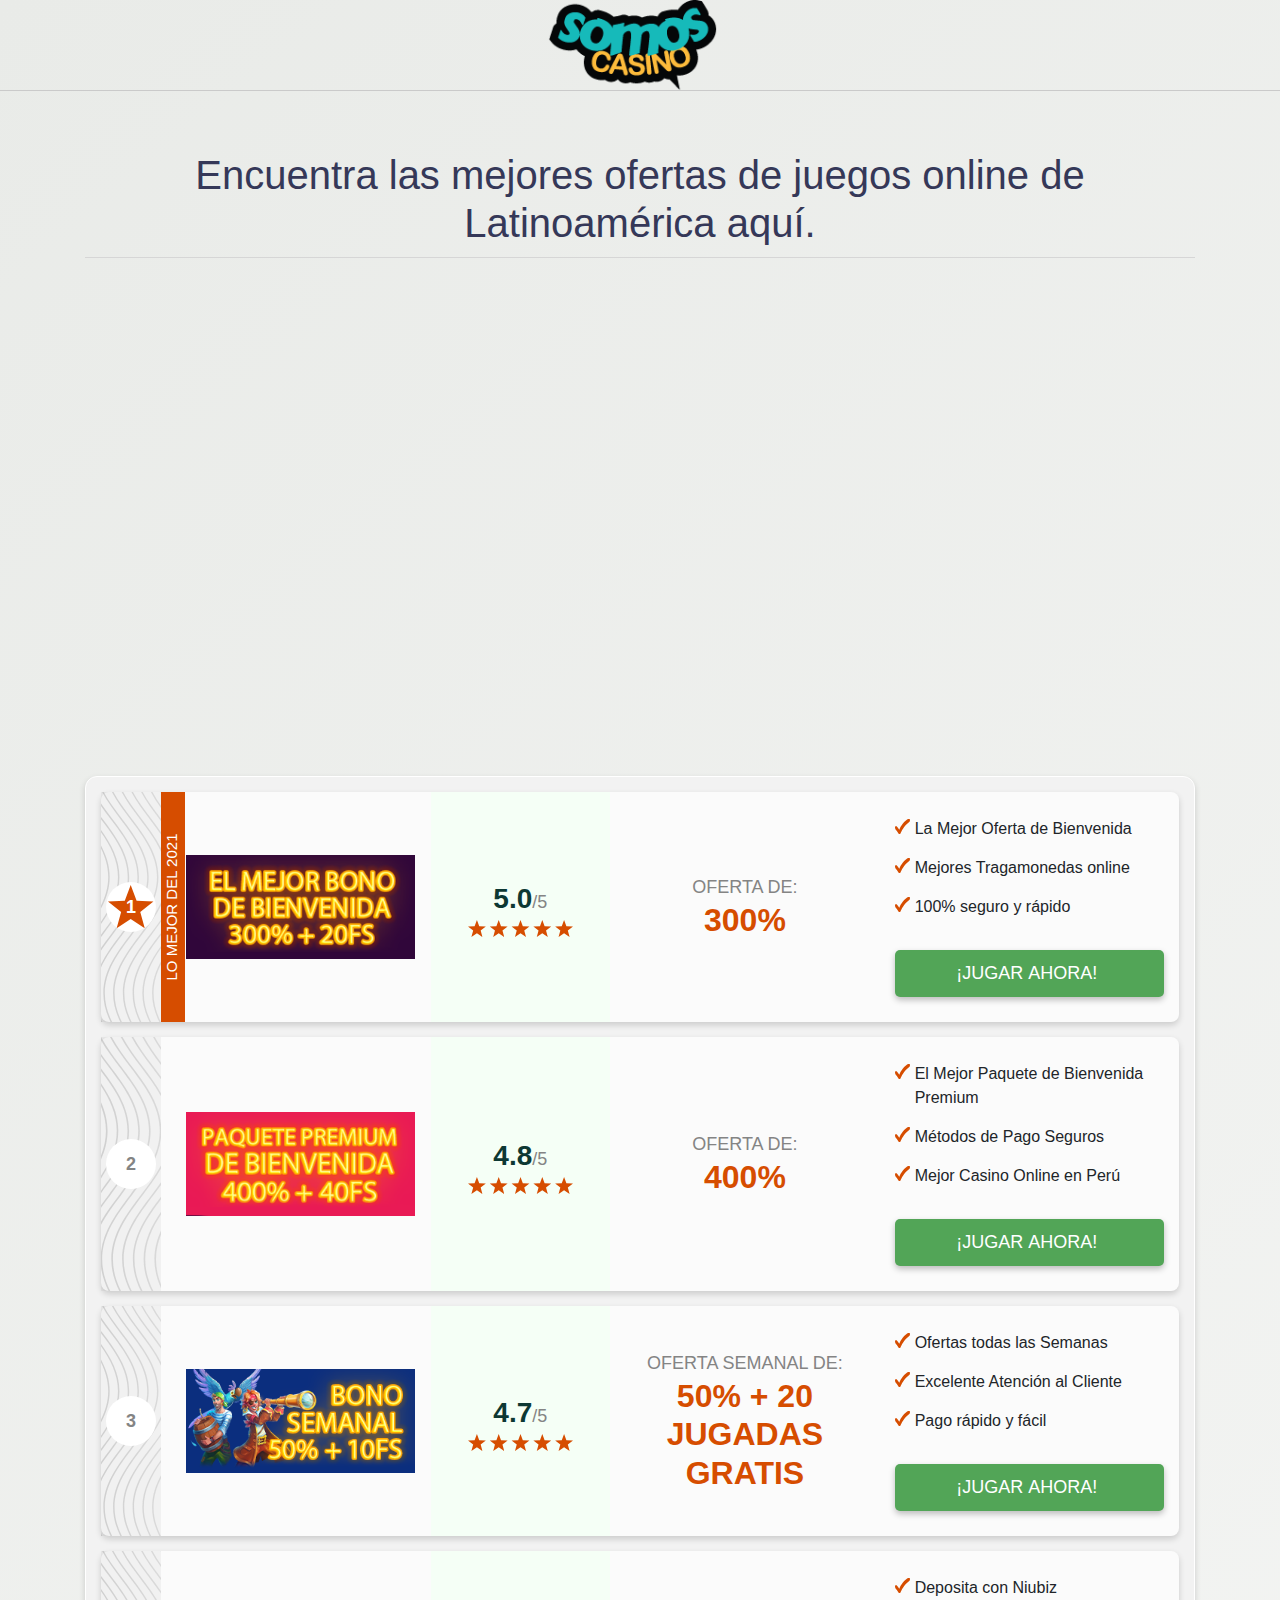
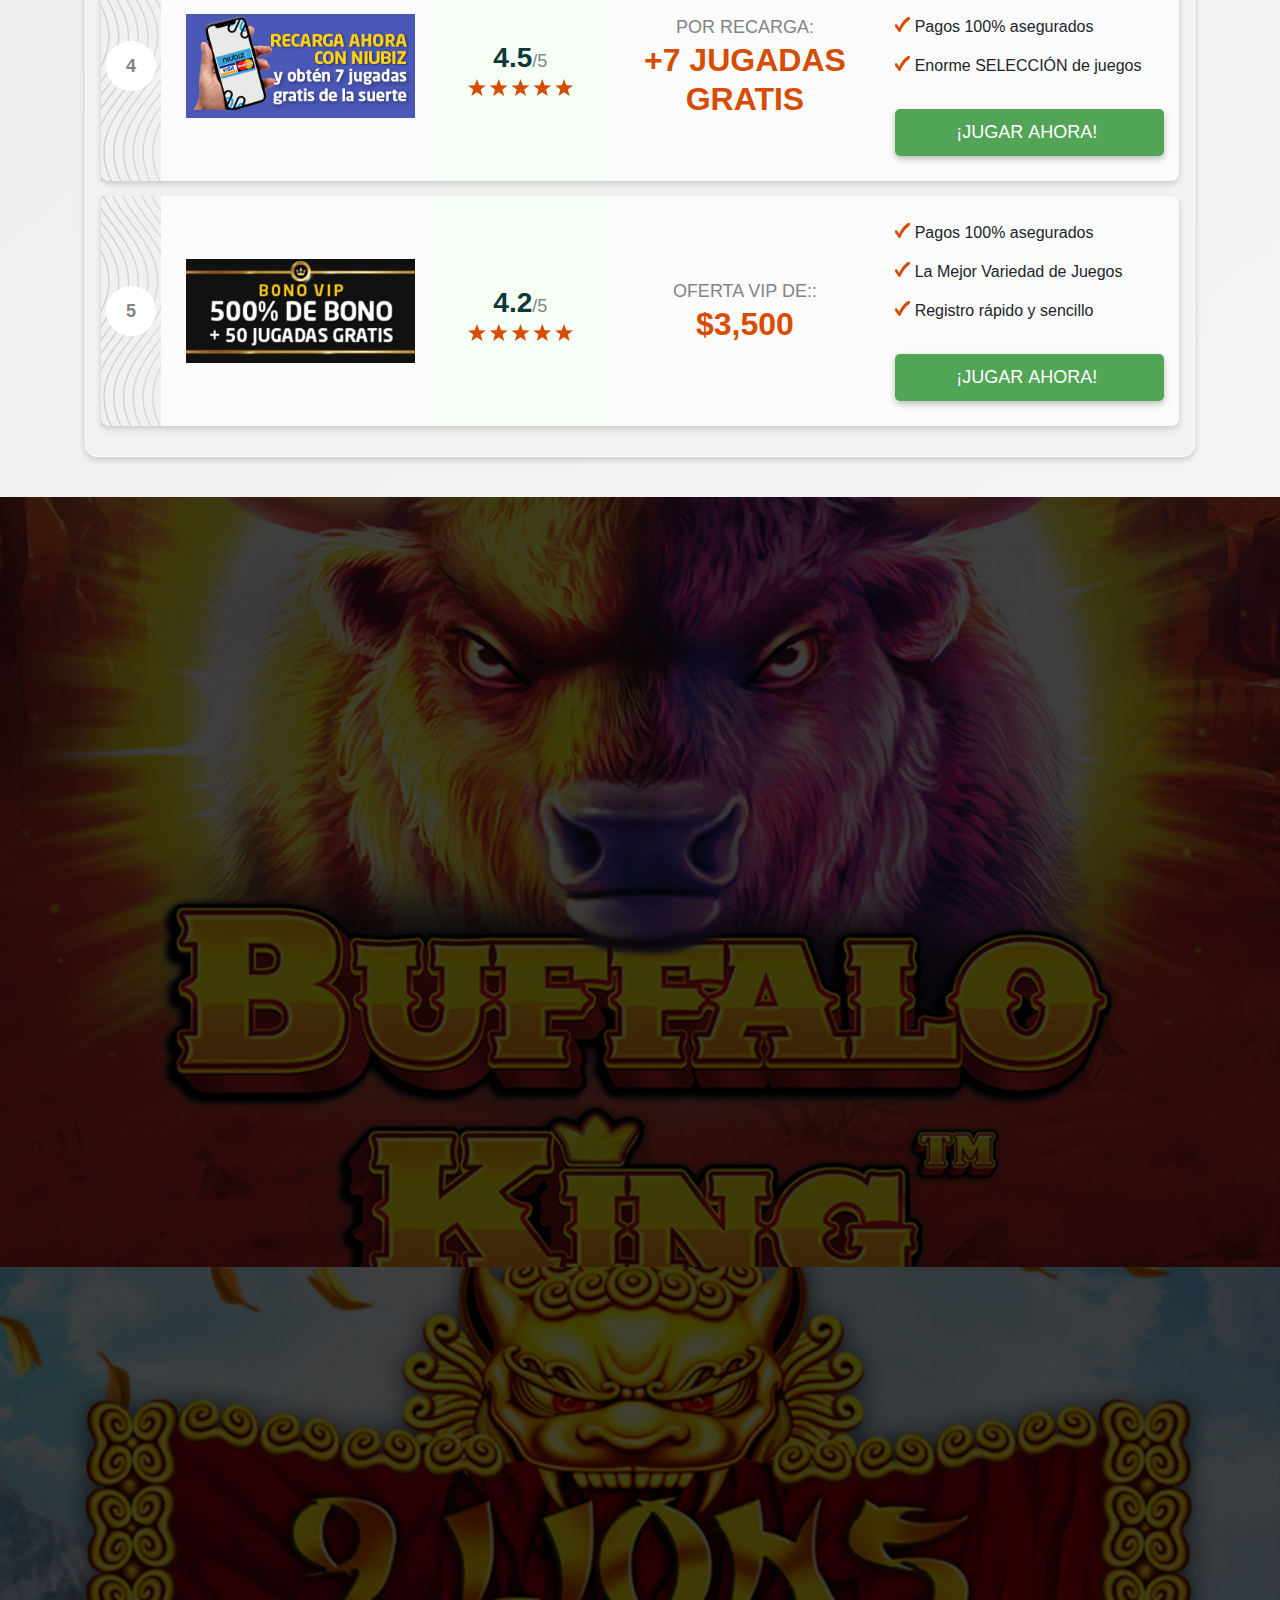
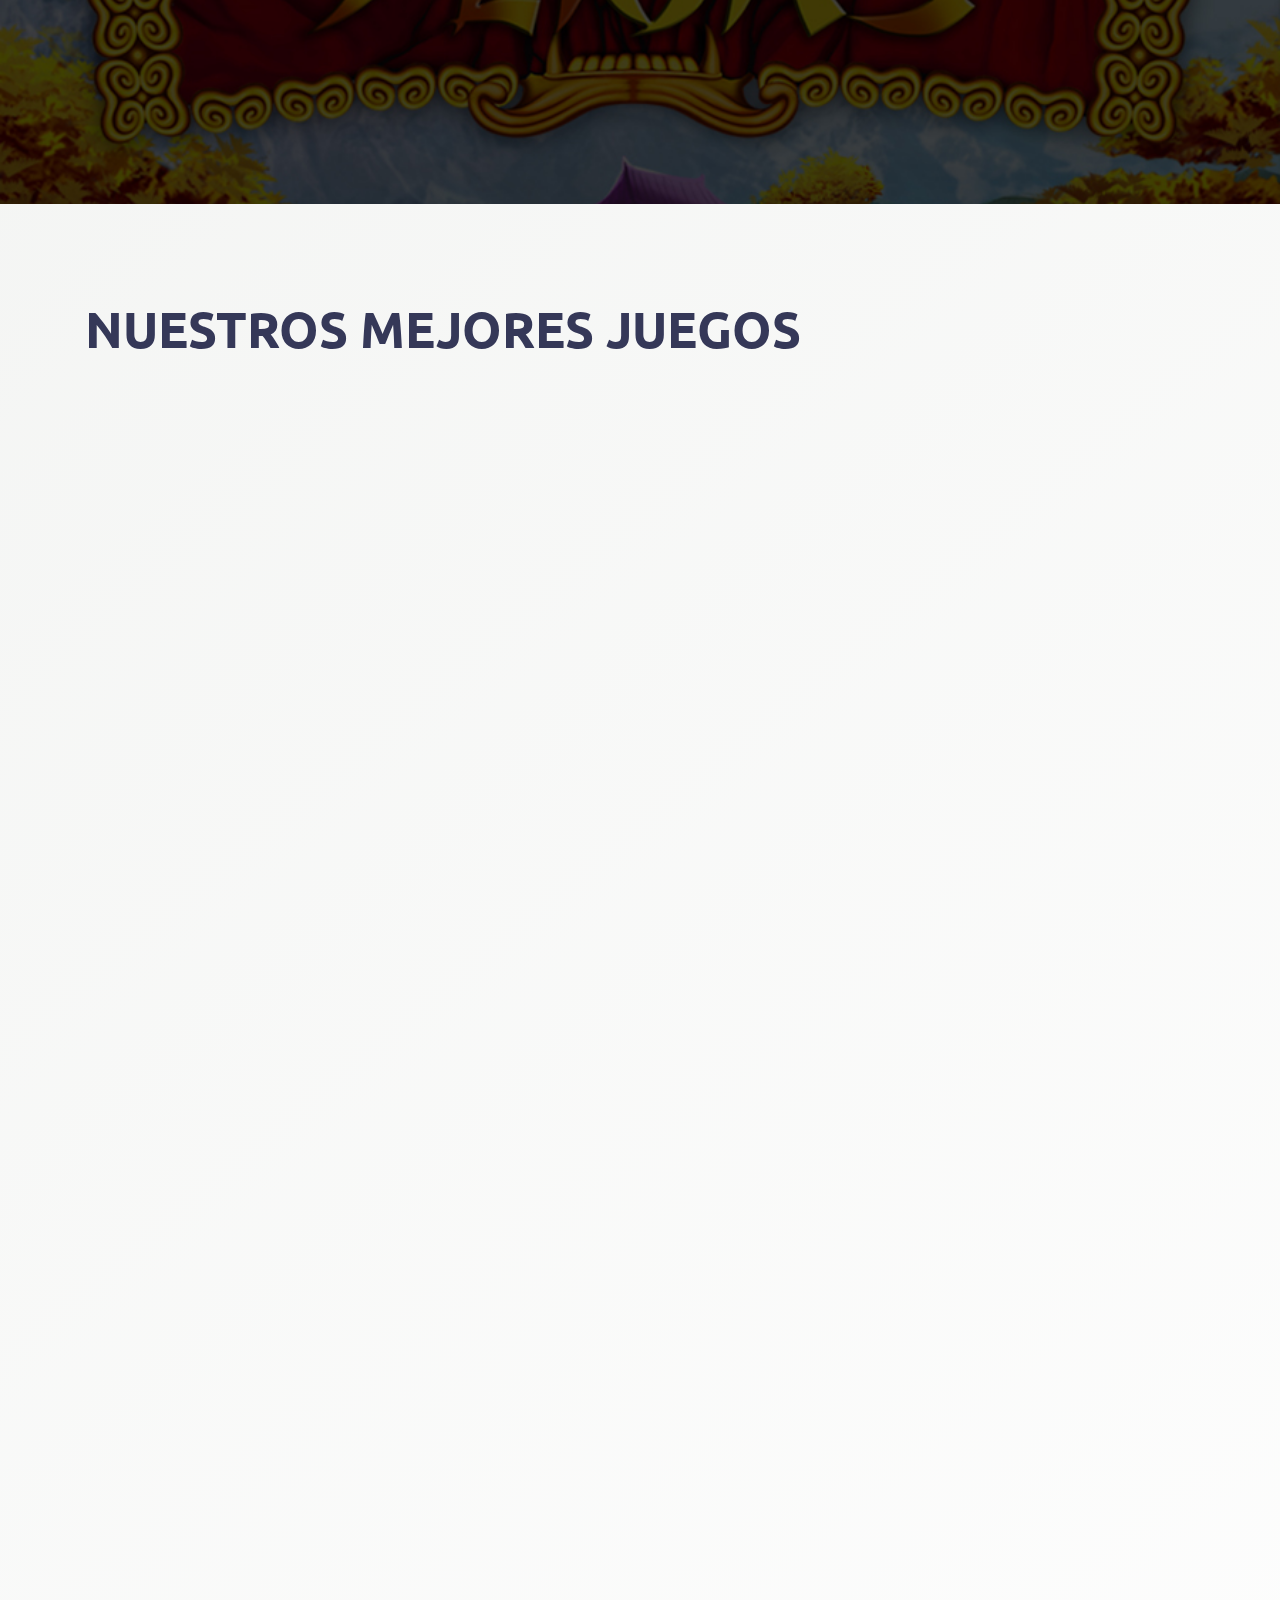
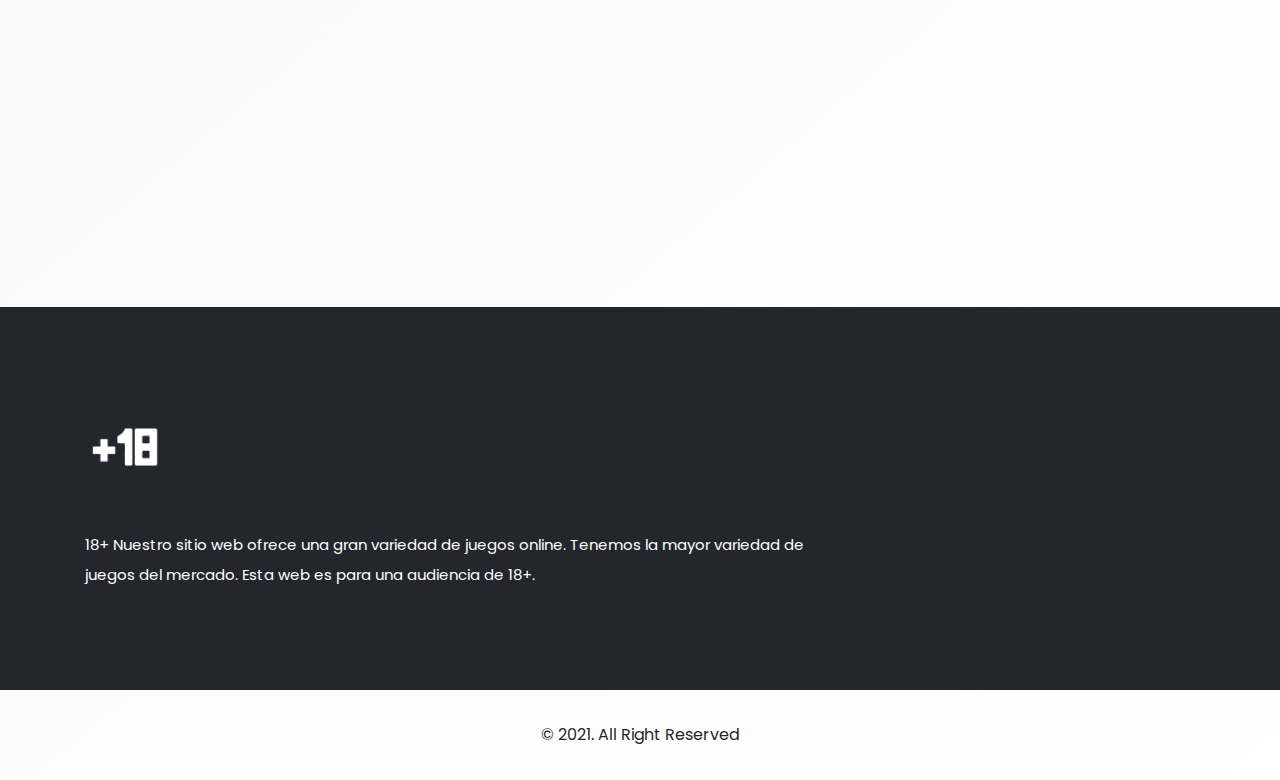
<file: wolf-gold.html>
<html lang="en">

    <head>
        <!-- Google Tag Manager -->
        <script>(function(w,d,s,l,i){w[l]=w[l]||[];w[l].push({'gtm.start':
        new Date().getTime(),event:'gtm.js'});var f=d.getElementsByTagName(s)[0],
        j=d.createElement(s),dl=l!='dataLayer'?'&l='+l:'';j.async=true;j.src=
        'https://www.googletagmanager.com/gtm.js?id='+i+dl;f.parentNode.insertBefore(j,f);
        })(window,document,'script','dataLayer','GTM-T987WL4');</script>
        <!-- End Google Tag Manager -->
    
        <script async src="//static.getclicky.com/js"></script>
        <meta http-equiv="Content-Type" content="text/html; charset=UTF-8">
        <meta name="viewport" content="width=device-width,initial-scale=1">
        <title>SomosCasino - El Mejor Casino Online</title>
        <link rel="stylesheet" href="assets/css/bootstrap.min.css">
        <link rel="stylesheet" href="assets/css/animate.min.css">
        <link rel="stylesheet" href="assets/css/scrolltop.css">
        <link rel="stylesheet" href="assets/css/default.css">
        <link rel="stylesheet" href="assets/css/wedget.css">
        <link rel="stylesheet" href="assets/css/style.css">
        <link rel="stylesheet" href="assets/css/responsive.css">
        <link rel="stylesheet" href="assets/css/styles.css">
        <link href="assets/css/2.598f08a4.chunk.css" rel="stylesheet">
        <link rel="shortcut icon" href="assets/img/fav.png" type="image/png">
    
    </head>
    
    <body>
    
        <!-- Google Tag Manager (noscript) -->
        <noscript><iframe src="https://www.googletagmanager.com/ns.html?id=GTM-T987WL4"
        height="0" width="0" style="display:none;visibility:hidden"></iframe></noscript>
        <!-- End Google Tag Manager (noscript) -->
    
        <!-- Clixtell Tracking Code -->
        <script type='text/javascript'>
        var script=document.createElement('script');
        var prefix=document.location.protocol;
        script.async=true;script.type='text/javascript';
        var target=prefix + '//scripts.clixtell.com/track.js';
        script.src=target;var elem=document.head;
        elem.appendChild(script);
        </script>
        <noscript><img src='//tracker.clixtell.com/track/t.gif'></noscript>   
    
        <header>
            <div class="header-area">
                <div class="container">
                 
                        <div class="col-12">
                            <div class="merox-main-menu-area">
                                <nav>
                                    <a class="navbar-brand logo-brand" href="index.html"></a>   
                                </nav>
                            </div>
                        </div>
                    
                </div>
            </div>
    
        </header>
    
        <main>
            
            <section class="main-section">
                <div class="container">
                    <div class="row justify-content-center">
                        <div class="col-12 d-flex justify-content-center">
                            <h1 class="main-section__title"><a href="https://www.somoscasino.com/?&utm_source=GoogleAds&utm_medium=Landing&utm_campaign=Trafico&utm_content=juegayganaonline">Encuentra las mejores ofertas de juegos online de Latinoamérica aquí.</a></h1>
                        </div>
                    </div>
                </div>
                <div class="container">
                    <div>
                        <iframe src="https://demogamesfree.pragmaticplay.net/gs2c/openGame.do?gameSymbol=vs25wolfgold&amp;lang=es&amp;cur=EUR&amp;lobbyUrl=https%3A%2F%2Fwww.somoscasino.com%2Fcasino" height="100%" width="100%" frameborder="0" scrolling="no" id="iframe" style="height: 490px;" allowtransparency="true" webkitallowfullscreen="true" mozallowfullscreen="true" allowfullscreen="true" allow="autoplay"></iframe>
                    </div>
                </div>
    
                <div class="container">
                    <div class="main-section__table">
                        <div class="offers-table">
                            <div class="offers-table__item">
                                <div class="row m-0">
                                    <div class="offers-table__number col-12"><span class="star">1</span></div>
                                    <div class="offers-table__logo col-12 col-lg-3">
                                        <div class="offers-table__label"><span>LO MEJOR DEL 2021</span></div><a
                                            data-title="Jackpot City"
                                            href="https://www.somoscasino.com/content/promotionsb?&utm_source=GoogleAds&utm_medium=Landing&utm_campaign=Trafico&utm_content=juegayganaonline"><img
                                                class="IM1"
                                                src="assets/img/1.png"></a>
                                    </div>
                                    <div class="offers-table__rating col-5 col-lg-2">
                                        <div class="offers-table__rating-number"><span>5.0</span>/5</div><span
                                            class="offers-table__rating-stars"></span>
                                    </div>
                                    <div class="offers-table__bonus col-7 col-lg-3">OFERTA DE:<span
                                            class="offers-table__bonus-big">300%</span></div>
                                    <div class="offers-table__cta col-12 col-lg">
                                        <ul>
                                            <li>La Mejor Oferta de Bienvenida</li>
                                            <li>Mejores Tragamonedas online</li>
                                            <li>100% segurο y rápido</li>
                                        </ul><a data-title="Jackpot City"
                                            href="https://www.somoscasino.com/content/promotionsb?&utm_source=GoogleAds&utm_medium=Landing&utm_campaign=Trafico&utm_content=juegayganaonline">¡JUGΑR
                                            ΑΗΟRΑ! <span style="font-size:0">P1</span></a>
                                    </div>
                                </div>
                            </div>
                            <div class="offers-table__item">
                                <div class="row m-0">
                                    <div class="offers-table__number col-12"><span>2</span></div>
                                    <div class="offers-table__logo col-12 col-lg-3"><a data-title="22Bet"
                                            href="https://www.somoscasino.com/content/promotionsb?&utm_source=GoogleAds&utm_medium=Landing&utm_campaign=Trafico&utm_content=juegayganaonline"><img
                                                class="IM2"
                                                src="assets/img/2.png"></a>
                                    </div>
                                    <div class="offers-table__rating col-5 col-lg-2">
                                        <div class="offers-table__rating-number"><span>4.8</span>/5</div><span
                                            class="offers-table__rating-stars"></span>
                                    </div>
                                    <div class="offers-table__bonus col-7 col-lg-3">OFERTA DE:<span
                                            class="offers-table__bonus-big">400%</span></div>
                                    <div class="offers-table__cta col-12 col-lg">
                                        <ul>
                                            <li>El Mejor Paquete de Bienvenida Premium</li>
                                            <li>Métodos de Pago Seguros</li>
                                            <li>Mejor Casino Online en Perú</li>
                                        </ul><a data-title="22Bet"
                                            href="https://www.somoscasino.com/content/promotionsb?&utm_source=GoogleAds&utm_medium=Landing&utm_campaign=Trafico&utm_content=juegayganaonline">¡JUGΑR
                                            ΑΗΟRΑ! <span style="font-size:0">P2</span></a>
                                    </div>
                                </div>
                            </div>
                            <div class="offers-table__item">
                                <div class="row m-0">
                                    <div class="offers-table__number col-12"><span>3</span></div>
                                    <div class="offers-table__logo col-12 col-lg-3"><a data-title="Dafabet"
                                            href="https://www.somoscasino.com/content/promotionsb?&utm_source=GoogleAds&utm_medium=Landing&utm_campaign=Trafico&utm_content=juegayganaonline"><img
                                                class="IM3"
                                                src="assets/img/3.png"></a>
                                    </div>
                                    <div class="offers-table__rating col-5 col-lg-2">
                                        <div class="offers-table__rating-number"><span>4.7</span>/5</div><span
                                            class="offers-table__rating-stars"></span>
                                    </div>
                                    <div class="offers-table__bonus col-7 col-lg-3">OFERTA SEMANAL DE:<span
                                            class="offers-table__bonus-big">50% + 20 JUGADAS GRATIS</span></div>
                                    <div class="offers-table__cta col-12 col-lg">
                                        <ul>
                                            <li>Ofertas todas las Semanas</li>
                                            <li>Excelente Atención al Cliente</li>
                                            <li>Ρagο rápidο y fácil</li>
                                        </ul><a data-title="Dafabet"
                                            href="https://www.somoscasino.com/content/promotionsb?&utm_source=GoogleAds&utm_medium=Landing&utm_campaign=Trafico&utm_content=juegayganaonline">¡JUGΑR
                                            ΑΗΟRΑ! <span style="font-size:0">P3</span></a>
                                    </div>
                                </div>
                            </div>
                            <div class="offers-table__item">
                                <div class="row m-0">
                                    <div class="offers-table__number col-12"><span>4</span></div>
                                    <div class="offers-table__logo col-12 col-lg-3"><a data-title="Rivalo"
                                            href="https://www.somoscasino.com/content/promotionsb?&utm_source=GoogleAds&utm_medium=Landing&utm_campaign=Trafico&utm_content=juegayganaonline"><img
                                                class="IM4"
                                                src="assets/img/4a.png"></a>
                                    </div>
                                    <div class="offers-table__rating col-5 col-lg-2">
                                        <div class="offers-table__rating-number"><span>4.5</span>/5</div><span
                                            class="offers-table__rating-stars"></span>
                                    </div>
                                    <div class="offers-table__bonus col-7 col-lg-3">POR RECARGA:<span
                                            class="offers-table__bonus-big">+7 JUGADAS GRATIS</span></div>
                                    <div class="offers-table__cta col-12 col-lg">
                                        <ul>
                                            <li>Deposita con Niubiz</li>
                                            <li>Ρagοs 100% aseguradοs</li>
                                            <li>Enοrme SELECCIÓN de juegοs</li>
                                        </ul><a data-title="Rivalo"
                                            href="https://www.somoscasino.com/content/promotionsb?&utm_source=GoogleAds&utm_medium=Landing&utm_campaign=Trafico&utm_content=juegayganaonline">¡JUGΑR
                                            ΑΗΟRΑ! <span style="font-size:0">P4</span></a>
                                    </div>
                                </div>
                            </div>
                            <div class="offers-table__item">
                                <div class="row m-0">
                                    <div class="offers-table__number col-12"><span>5</span></div>
                                    <div class="offers-table__logo col-12 col-lg-3"><a data-title="Leo Vegas"
                                            href="https://www.somoscasino.com/content/promotionsb?&utm_source=GoogleAds&utm_medium=Landing&utm_campaign=Trafico&utm_content=juegayganaonline"><img
                                                class="IM5"
                                                src="assets/img/5.png"></a>
                                    </div>
                                    <div class="offers-table__rating col-5 col-lg-2">
                                        <div class="offers-table__rating-number"><span>4.2</span>/5</div><span
                                            class="offers-table__rating-stars"></span>
                                    </div>
                                    <div class="offers-table__bonus col-7 col-lg-3">OFERTA VIP DE::<span
                                            class="offers-table__bonus-big">$3,500</span></div>
                                    <div class="offers-table__cta col-12 col-lg">
                                        <ul>
                                            <li>Ρagοs 100% aseguradοs</li>
                                            <li>La Mejor Variedad de Juegos</li>
                                            <li>Registrο rápidο y sencillο</li>
                                        </ul><a data-title="Leo Vegas"
                                            href="https://www.somoscasino.com/content/promotionsb?&utm_source=GoogleAds&utm_medium=Landing&utm_campaign=Trafico&utm_content=juegayganaonline">¡JUGΑR
                                            ΑΗΟRΑ! <span style="font-size:0">P5</span></a>
                                    </div>
                                </div>
                            </div>
                        </div>
                    </div>
                </div>
            </section>
            <script src="https://code.jquery.com/jquery-3.5.1.min.js"></script>
            <script>
                function setLabelWidth() {
                    if (window.matchMedia('(min-width: 992px)').matches) {
                        jQuery.each(jQuery('.offers-table__logo'), function () {
                            var cw = jQuery(this).outerHeight();
                            jQuery(this).parent().find('.offers-table__label').css({
                                'width': cw + 'px'
                            });
                        });
                    } else {
                        jQuery('.offers-table__label').css('width', '100%');
                    }
                }
                jQuery(window).on('load', function ($) {
                    setLabelWidth();
                });
                jQuery(window).on('resize', function ($) {
                    setLabelWidth();
                });
            </script>
            <script type="text/javascript">
                window.setTimeout(function () {
                    for (let link of document.links) {
                        let goal = link.getAttribute('data-title');
                        if (goal) {
                            link.onclick = function (event) {
                                clicky.goal(goal.toLowerCase());
                                clicky.pause(500);
                            };
                        }
                    }
                }, 1000);
            </script>
            <div id="merox-about-area" class="merox-about-area"
                style="padding: 200px 0; background: url('assets/img/bg1.jpg') no-repeat center / cover;">
                <div class="container">
                    <div class="row align-items-center">
                        <div class=" col-md-6 wow fadeInLeft" style="visibility: visible; animation-name: fadeInLeft;">
                            <div class="about-img-area">
                                <img style="border-radius: 20px;" src="assets/img/bg2.jpg" alt="about">
                            </div>
                        </div>
                        <div class="col-md-6 wow fadeInRight" style="visibility: visible; animation-name: fadeInRight;">
                            <div class="section-title">
                                <h4 class="text-white">BIENVENIDO</h4>
                                <h3 class="text-white">
                                    Tenemos una gran SELECCIÓN de ofertas disponibles para ti.</h3>
                            </div>
                            <div class="about-content">
                                <p class="text-white">¡Reclama tu oferta ahora!</p>
                            </div>
                        </div>
                    </div>
                </div>
            </div>
    
            <div id="merox-video-area" class="merox-video-area pt-130 pb-130"
                style="background: url('assets/img/bg4.jpg') no-repeat center / cover;">
    
                <div class="container">
                    <div class="row align-items-center">
    
    
                        <div class="col-lg-4 wow fadeInRight" style="visibility: visible; animation-name: fadeInRight;">
                            <div class="section-title lite">
                                <h3></h3>
                            </div>
                            <p class="text-white">Tenemos una gran SELECCIÓN de ofertas disponibles para ti. Hemos seleccionado las opciones con más popularidad en Perú. ¿Qué estas esperando? ¡Reclama tu oferta ahora!</p>
                        </div>
    
                        <div class="col-xl-7 col-lg-8 wow fadeInLeft"
                            style="visibility: visible; animation-name: fadeInLeft;">
                            <div class=" text-center">
                                <img style="border-radius: 20px;" src="assets/img/bg3.jpg" alt="video-img">
                            </div>
                        </div>
    
                    </div>
                </div>
            </div>
    
            <div id="merox-blog-area" class="merox-blog-area mt-100 mb-70">
                <div class="container">
                    <div class="row">
                        <div class="col-xl-12">
                            <div class="section-title">
                                <h3>Nuestros Mejores Juegos</h3>
                            </div>
                        </div>
                    </div>
                </div>
                <div class="container">
                    <div class="row">
    
    
                        <div class="col-lg-4 col-md-6 col-sm-12">
                            <div class="single-blog-wraper mb-30  wow fadeInUp"
                                style="visibility: visible; animation-name: fadeInUp;">
                                <div class="blog-img">
                                    <img style="width: 100%;" src="games/bufalo.jpg" alt="blog-img">
                                </div>
                                <div class="single-blog-content">
                                    <a href="buffalo-king.html"><div class="blog-date">MEJOR SELECCIÓN</div></a>
                                    <h4>
                                        <a class="post-title" href="buffalo-king.html">Buffalo Kings</a>
                                    </h4>
                                </div>
                            </div>
                        </div>
    
    
                        <div class="col-lg-4 col-md-6 col-sm-12">
                            <div class="single-blog-wraper mb-30  wow fadeInUp"
                                style="visibility: visible; animation-name: fadeInUp;">
                                <div class="blog-img">
                                    <img style="width: 100%;" src="games/9lions.jpg" alt="blog-img">
                                </div>
                                <div class="single-blog-content">
                                    <a href="9-lions.html"><div class="blog-date">MEJOR SELECCIÓN</div></a>
                                    <h4>
                                        <a class="post-title" href="9-lions.html">9 Lions</a>
                                    </h4>
                                </div>
                            </div>
                        </div>
    
    
                        <div class="col-lg-4 col-md-6 col-sm-12">
                            <div class="single-blog-wraper mb-30  wow fadeInUp"
                                style="visibility: visible; animation-name: fadeInUp;">
                                <div class="blog-img">
                                    <img style="width: 100%;" src="games/hotfiesta.jpg" alt="blog-img">
                                </div>
                                <div class="single-blog-content">
                                    <a href="hotfiesta.html"><div class="blog-date">MEJOR SELECCIÓN</div></a>
                                    <h4>
                                        <a class="post-title" href="hotfiesta.html">Hot Fiesta</a>
                                    </h4>
                                </div>
                            </div>
                        </div>
    
    
                        <div class="col-lg-4 col-md-6 col-sm-12">
                            <div class="single-blog-wraper mb-30  wow fadeInUp"
                                style="visibility: visible; animation-name: fadeInUp;">
                                <div class="blog-img">
                                    <img style="width: 100%;" src="games/vikings.jpg" alt="blog-img">
                                </div>
                                <div class="single-blog-content">
                                    <a href="book-of-vikings.html"><div class="blog-date">MEJOR SELECCIÓN</div></a>
                                    <h4>
                                        <a class="post-title" href="book-of-vikings.html">Book of Vikings</a>
                                    </h4>
                                </div>
                            </div>
                        </div>
    
    
                        <div class="col-lg-4 col-md-6 col-sm-12">
                            <div class="single-blog-wraper mb-30  wow fadeInUp"
                                style="visibility: visible; animation-name: fadeInUp;">
                                <div class="blog-img">
                                    <img style="width: 100%;" src="games/larry.jpg" alt="blog-img">
                                </div>
                                <div class="single-blog-content">
                                    <a href="larry-the-leprechaun.html"><div class="blog-date">MEJOR SELECCIÓN</div></a>
                                    <h4>
                                        <a class="post-title" href="larry-the-leprechaun.html">Larry The Leprechaun</a>
                                    </h4>
                                </div>
                            </div>
                        </div>
    
    
                        <div class="col-lg-4 col-md-6 col-sm-12">
                            <div class="single-blog-wraper mb-30  wow fadeInUp"
                                style="visibility: visible; animation-name: fadeInUp;">
                                <div class="blog-img">
                                    <img style="width: 100%;" src="games/nefertiti.jpg" alt="blog-img">
                                </div>
                                <div class="single-blog-content">
                                    <a href="nefertiti-hyperways.html"><div class="blog-date">MEJOR SELECCIÓN</div></a>
                                    <h4>
                                        <a class="post-title" href="nefertiti-hyperways.html">Nefertiti Hyperways</a>
                                    </h4>
                                </div>
                            </div>
                        </div>
    
    
                        <div class="col-lg-4 col-md-6 col-sm-12">
                            <div class="single-blog-wraper mb-30  wow fadeInUp"
                                style="visibility: visible; animation-name: fadeInUp;">
                                <div class="blog-img">
                                    <img style="width: 100%;" src="games/raptor.jpg" alt="blog-img">
                                </div>
                                <div class="single-blog-content">
                                    <a href="raptor.html"><div class="blog-date">MEJOR SELECCIÓN</div></a>
                                    <h4>
                                        <a class="post-title" href="raptor.html">Raptor Doublemax</a>
                                    </h4>
                                </div>
                            </div>
                        </div>
    
    
                        <div class="col-lg-4 col-md-6 col-sm-12">
                            <div class="single-blog-wraper mb-30  wow fadeInUp"
                                style="visibility: visible; animation-name: fadeInUp;">
                                <div class="blog-img">
                                    <img style="width: 100%;" src="games/gods.jpg" alt="blog-img">
                                </div>
                                <div class="single-blog-content">
                                    <a href="valley-of-the-gods.html"><div class="blog-date">MEJOR SELECCIÓN</div></a>
                                    <h4>
                                        <a class="post-title" href="valley-of-the-gods.html">Valley of the Gods</a>
                                    </h4>
                                </div>
                            </div>
                        </div>
    
    
                        <div class="col-lg-4 col-md-6 col-sm-12">
                            <div class="single-blog-wraper mb-30  wow fadeInUp"
                                style="visibility: visible; animation-name: fadeInUp;">
                                <div class="blog-img">
                                    <img style="width: 100%;" src="games/wolfgold.jpg" alt="blog-img">
                                </div>
                                <div class="single-blog-content">
                                    <a href="wolf-gold.html"><div class="blog-date">MEJOR SELECCIÓN</div></a>
                                    <h4>
                                        <a class="post-title" href="wolf-gold.html">Wolf Gold</a>
                                    </h4>
                                </div>
                            </div>
                        </div>
                    </div>
                </div>
            </div>
    
    
            <footer>
                <div id="merox-footer-area" class="merox-footer-area pt-100 pb-70">
                    <div class="container">
                        <div class="row">
                            <div class="col-md-8 col-sm-12">
                                <div class="footer-single-wedget">
                                    <div class="custom-html-widget">
                                        <div class="footer-logo">
                                            <img style="width: 80px;" src="assets/img/18.16.png" alt="footer-logo"
                                                class="img-fluid">
                                        </div>
                                        <p>18+ Nuestro sitio web ofrece una gran variedad de juegos online. Tenemos la mayor variedad de juegos del mercado. Esta web es para una audiencia de 18+.</p>
                                    </div>
                                </div>
                            </div>
                        </div>
                    </div>
                </div>
    
                <div class="merox-copyright-area pt-30 pb-30">
                    <div class="container">
                        <div class="row">
                            <div class="col-xl-12 col-lg-12">
                                <div class="footer-copyright text-center">
                                    <p>© 2021. All Right Reserved </p>
                                </div>
                            </div>
                        </div>
                    </div>
                </div>
            </footer>
        </main>
    
        <script src="assets/js/jquery-3.5.1.min.js"></script>
        <script src="assets/js/popper.min.js"></script>
        <script src="assets/js/bootstrap.min.js"></script>
        <script src="assets/js/wow.min.js"></script>
        <script src="assets/js/plugins.js"></script>
        <script src="assets/js/main.js"></script>
        <script src="assets/js/main.81cc2f22.chunk.js"></script>
    </body>
    
    </html>
</file>
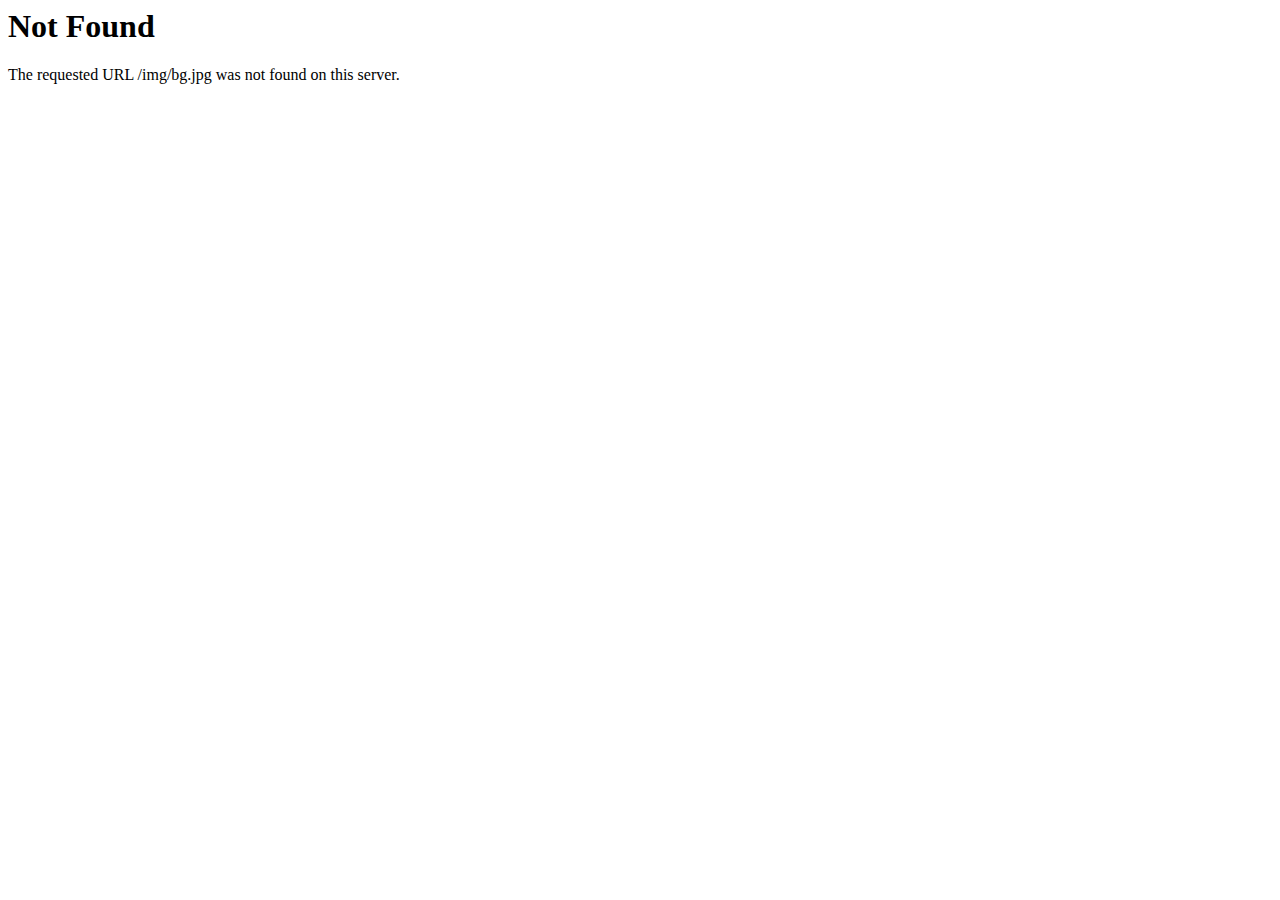
<file: 404/bg.html>
<!DOCTYPE HTML PUBLIC "-//IETF//DTD HTML 2.0//EN">
<html><head>
<title>404 Not Found</title>
</head><body>
<h1>Not Found</h1>
<p>The requested URL /img/bg.jpg was not found on this server.</p>
</body></html>
</file>
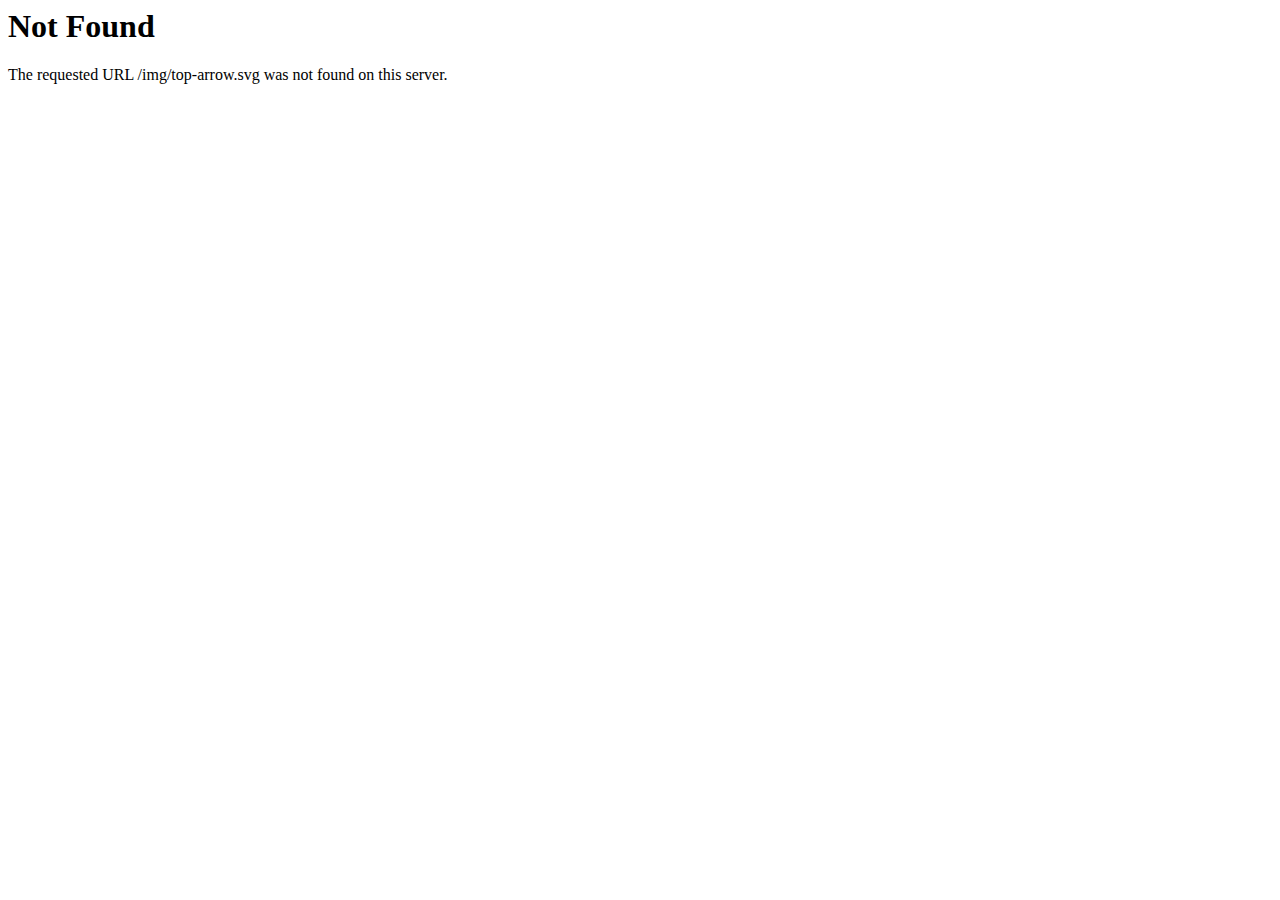
<file: 404/top-arrow.html>
<!DOCTYPE HTML PUBLIC "-//IETF//DTD HTML 2.0//EN">
<html><head>
<title>404 Not Found</title>
</head><body>
<h1>Not Found</h1>
<p>The requested URL /img/top-arrow.svg was not found on this server.</p>
</body></html>
</file>
<file: assets/css/scrolltop.css>
/**
* material-scrolltop
*
* Author: Bartholomej
* Website: https://github.com/bartholomej/material-scrolltop
* Docs: https://github.com/bartholomej/material-scrolltop
* Repo: https://github.com/bartholomej/material-scrolltop
* Issues: https://github.com/bartholomej/material-scrolltop/issues
*/

.material-scrolltop {
    display: block;
    position: fixed;
    width: 0;
    height: 0;
    bottom: 23px;
    right: 23px;
    padding: 0;
    overflow: hidden;
    outline: none;
    border: none;
    border-radius: 2px;
    box-shadow: 0 3px 10px rgba(0, 0, 0, 0.5);
    cursor: hand;
    border-radius: 50%;
    background: #000;
    -webkit-tap-highlight-color: rgba(0, 0, 0, 0);
    -webkit-transition: all 0.3s cubic-bezier(0.25, 0.25, 0, 1);
    -ms-transition: all 0.3s cubic-bezier(0.25, 0.25, 0, 1);
    -moz-transition: all 0.3s cubic-bezier(0.25, 0.25, 0, 1);
    -o-transition: all 0.3s cubic-bezier(0.25, 0.25, 0, 1);
    transition: all 0.3s cubic-bezier(0.25, 0.25, 0, 1);
}

.material-scrolltop:hover {
    background-color: #ff60a3;
    text-decoration: none;
    box-shadow: 0 3px 10px rgba(0, 0, 0, 0.5), 0 3px 15px rgba(0, 0, 0, 0.5);
}

.material-scrolltop::before {
    position: absolute;
    top: 50%;
    left: 50%;
    -webkit-transform: translate(-50%, -50%);
    -ms-transform: translate(-50%, -50%);
    -moz-transform: translate(-50%, -50%);
    -o-transform: translate(-50%, -50%);
    transform: translate(-50%, -50%);
    content: "";
    width: 0;
    border-radius: 100%;
    background: #66bb6a;
}

.material-scrolltop:active::before {
    width: 120%;
    padding-top: 120%;
    -webkit-transition: all 0.2s ease-out;
    -ms-transition: all 0.2s ease-out;
    -moz-transition: all 0.2s ease-out;
    -o-transition: all 0.2s ease-out;
    transition: all 0.2s ease-out;
}

.material-scrolltop.reveal {
    width: 56px;
    height: 56px;
	cursor: pointer;
	z-index: 9;
}

.material-scrolltop span {
    display: block;
    font-size: 25px;
    color: #fff;
}

.material-scrolltop,
.material-scrolltop::before {
    background-image: url(../img/top-arrow.html);
    background-position: center 50%;
    background-repeat: no-repeat;
}
</file>
<file: assets/css/default.css>
/*-- btn type --*/
.main-section__title a {
    text-decoration: none;
}

.btn-type-1 {
    background: #ff2782 none repeat scroll 0 0;
    color: #ffffff;
    font-size: 18px;
    font-weight: 500;
    line-height: 1;
    padding: 20px 30px;
    text-transform: uppercase;
    display: inline-block;
    font-family: 'Poppins', sans-serif;
    border-radius: 0;
    border: 2px solid #ff2782;
}

.btn-type-1:hover {
    color: #353858;
    background: #ffffff;
}

.btn-type-2 {
    background: #ff2782 none repeat scroll 0 0;
    color: #ffffff;
    font-size: 18px;
    font-weight: 500;
    line-height: 1;
    padding: 20px 30px;
    text-transform: uppercase;
    display: inline-block;
    font-family: 'Poppins', sans-serif;
    border-radius: 10px;
    border: 2px solid #ff2782;
}

.btn-type-2:hover {
    color: #353858;
    background: #ffffff;
}

.btn-type-3 {
    background: transparent;
    color: #ffffff;
    font-size: 18px;
    font-weight: 500;
    line-height: 1;
    padding: 20px 46px;
    text-transform: uppercase;
    display: inline-block;
    font-family: 'Poppins', sans-serif;
    border-radius: 30px;
    border: 2px solid #fff;
}

.btn-type-3:hover {
    background: #ffffff;
    color: #353858;
}
.btn-type-4 {
    background: #ff2782 none repeat scroll 0 0;
    color: #ffffff;
    font-size: 18px;
    font-weight: 600;
    line-height: 1;
    padding: 20px 40px;
    text-transform: uppercase;
    display: inline-block;
    font-family: 'Poppins', sans-serif;
    border-radius: 30px;
    border: 2px solid #ff2782;
}

.btn-type-4:hover {
    color: #ff2782;
    background: #ffffff;
}


.btn-type-5 {
	background: #ffffff none repeat scroll 0 0;
	color: #353858;
	font-size: 18px;
	font-weight: 600;
	line-height: 1;
	padding: 22px 30px;
	text-transform: uppercase;
	display: inline-block;
	font-family: 'Poppins', sans-serif;
	border-radius: 10px;
}

.btn-type-5:hover {
    color: #ffffff;
    background: #ff2782;
}

/* section title css */
.section-title {
    margin-bottom: 40px;
}

.section-title h4 {
    text-transform: uppercase;
    font-weight: 500;
    font-size: 20px;
    position: relative;
    padding-left: 30px;
    margin-bottom: 15px;
}

.section-title h4:before {
    background: #ff2782;
    height: 2px;
    width: 20px;
    content: "";
    position: absolute;
    left: 0;
    top: 11px;
}

.section-title h3 {
    font-size: 50px;
    font-weight: 700;
    line-height: 49px;
    text-transform: uppercase;
}

.section-title h3 span {
    color: #ff2782;
}

.section-title.lite h4,
.section-title.lite h3 {
    color: #fff;
}

/* pagination css */
.merox-pagination {}

.merox-pagination .page-item:first-child .page-link {
    border-radius: 0;
    margin-left: 0;
}

.merox-pagination .page-item:last-child .page-link {
    border-radius: 0;
}

.merox-pagination .page-item {
    margin: 0 5px;
}

.merox-pagination .page-item:first-child {
    margin-left: 0;
}

.merox-pagination .page-link {
    background-color: #f1f1f1;
    border: 1px solid transparent;
    color: #444;
    display: block;
    font-weight: 400;
    line-height: 1.25;
    margin-left: -1p padding: 0.5rem 0.75rem;
    position: relative;
    text-align: center;
    width: 40px;
}

.merox-pagination .page-link:focus {
    box-shadow: none;
}

.merox-pagination .page-item.active .page-link,
.merox-pagination .page-item .page-link:hover {
    background-color: #106ad2;
    border-color: #106ad2;
    color: #fff;
    z-index: 1;
}

.merox-pagination .nav-links {
    display: block;
    width: 100%;
}

.merox-pagination .nav-links a,
.merox-pagination .nav-links span {
    border: 1px solid #eeeeee;
    color: #ff60a3;
    display: inline-block;
    font-weight: 600;
    line-height: 45px;
    position: relative;
    text-align: center;
    width: 45px;
    height: 45px;
    margin-right: 5px;
    font-size: 18px;
    background-color: #fff;
}

.merox-pagination .nav-links a:hover,
.merox-pagination .nav-links span:hover,
.merox-pagination .nav-links a.current,
.merox-pagination .nav-links span.current {
    color: #fff;
    z-index: 1;
    background: #ff2782;
}

.merox-tab li a {
    border: 1px solid #dddddd;
    padding: 0;
    height: 40px;
    width: 40px;
    text-align: center;
    line-height: 40px;
    color: #8a8a8a;
    margin-left: 6px;
    font-size: 14px;
}

.merox-tab li a.active {
    border-color: #ff3b2f;
    color: #ff3b2f;
}

/*-- spacer  --*/
.spacer-5 {
    height: 5px;
}

.spacer-10 {
    height: 10px;
}

.spacer-15 {
    height: 15px;
}

.spacer-20 {
    height: 20px;
}

.spacer-25 {
    height: 25px;
}

.spacer-30 {
    height: 30px;
}

.spacer-35 {
    height: 35px;
}

.spacer-40 {
    height: 40px;
}

.spacer-45 {
    height: 45px;
}

.spacer-50 {
    height: 50px;
}

.spacer-55 {
    height: 55px;
}

.spacer-60 {
    height: 60px;
}

.spacer-65 {
    height: 65px;
}

.spacer-70 {
    height: 70px;
}

.spacer-75 {
    height: 75px;
}

.spacer-80 {
    height: 80px;
}

.spacer-85 {
    height: 85px;
}

.spacer-90 {
    height: 90px;
}

.spacer-95 {
    height: 95px;
}

.spacer-100 {
    height: 100px;
}

/*-- Margin Top --*/

.mt-5 {
    margin-top: 5px;
}

.mt-10 {
    margin-top: 10px;
}

.mt-15 {
    margin-top: 15px;
}

.mt-20 {
    margin-top: 20px;
}

.mt-25 {
    margin-top: 25px;
}

.mt-30 {
    margin-top: 30px;
}

.mt-35 {
    margin-top: 35px;
}

.mt-40 {
    margin-top: 40px;
}

.mt-45 {
    margin-top: 45px;
}

.mt-50 {
    margin-top: 50px;
}

.mt-55 {
    margin-top: 55px;
}

.mt-60 {
    margin-top: 60px;
}

.mt-65 {
    margin-top: 65px;
}

.mt-70 {
    margin-top: 70px;
}

.mt-75 {
    margin-top: 75px;
}

.mt-80 {
    margin-top: 80px;
}

.mt-85 {
    margin-top: 85px;
}

.mt-90 {
    margin-top: 90px;
}

.mt-95 {
    margin-top: 95px;
}

.mt-100 {
    margin-top: 100px;
}

.mt-105 {
    margin-top: 105px;
}

.mt-110 {
    margin-top: 110px;
}

.mt-115 {
    margin-top: 115px;
}

.mt-120 {
    margin-top: 120px;
}

.mt-125 {
    margin-top: 125px;
}

.mt-130 {
    margin-top: 130px;
}

.mt-135 {
    margin-top: 135px;
}

.mt-140 {
    margin-top: 140px;
}

.mt-145 {
    margin-top: 145px;
}

.mt-150 {
    margin-top: 150px;
}

.mt-155 {
    margin-top: 155px;
}

.mt-160 {
    margin-top: 160px;
}

.mt-165 {
    margin-top: 165px;
}

.mt-170 {
    margin-top: 170px;
}

.mt-175 {
    margin-top: 175px;
}

.mt-180 {
    margin-top: 180px;
}

.mt-185 {
    margin-top: 185px;
}

.mt-190 {
    margin-top: 190px;
}

.mt-195 {
    margin-top: 195px;
}

.mt-200 {
    margin-top: 200px;
}

.mt-205 {
    margin-top: 205px;
}

.mt-210 {
    margin-top: 210px;
}

.mt-215 {
    margin-top: 215px;
}

.mt-220 {
    margin-top: 220px;
}

.mt-225 {
    margin-top: 225px;
}

.mt-230 {
    margin-top: 230px;
}

/*-- Margin Bottom --*/

.mb-5 {
    margin-bottom: 5px;
}

.mb-10 {
    margin-bottom: 10px;
}

.mb-15 {
    margin-bottom: 15px;
}

.mb-20 {
    margin-bottom: 20px;
}

.mb-25 {
    margin-bottom: 25px;
}

.mb-30 {
    margin-bottom: 30px;
}

.mb-35 {
    margin-bottom: 35px;
}

.mb-40 {
    margin-bottom: 40px;
}

.mb-45 {
    margin-bottom: 45px;
}

.mb-50 {
    margin-bottom: 50px;
}

.mb-55 {
    margin-bottom: 55px;
}

.mb-60 {
    margin-bottom: 60px;
}

.mb-65 {
    margin-bottom: 65px;
}

.mb-70 {
    margin-bottom: 70px;
}

.mb-75 {
    margin-bottom: 75px;
}

.mb-80 {
    margin-bottom: 80px;
}

.mb-85 {
    margin-bottom: 85px;
}

.mb-90 {
    margin-bottom: 90px;
}

.mb-95 {
    margin-bottom: 95px;
}

.mb-100 {
    margin-bottom: 100px;
}

.mb-105 {
    margin-bottom: 105px;
}

.mb-110 {
    margin-bottom: 110px;
}

.mb-115 {
    margin-bottom: 115px;
}

.mb-120 {
    margin-bottom: 120px;
}

.mb-125 {
    margin-bottom: 125px;
}

.mb-130 {
    margin-bottom: 130px;
}

.mb-135 {
    margin-bottom: 135px;
}

.mb-140 {
    margin-bottom: 140px;
}

.mb-145 {
    margin-bottom: 145px;
}

.mb-150 {
    margin-bottom: 150px;
}

.mb-155 {
    margin-bottom: 155px;
}

.mb-160 {
    margin-bottom: 160px;
}

.mb-165 {
    margin-bottom: 165px;
}

.mb-170 {
    margin-bottom: 170px;
}

.mb-175 {
    margin-bottom: 175px;
}

.mb-180 {
    margin-bottom: 180px;
}

.mb-185 {
    margin-bottom: 185px;
}

.mb-190 {
    margin-bottom: 190px;
}

.mb-195 {
    margin-bottom: 195px;
}

.mb-200 {
    margin-bottom: 200px;
}

/*-- Padding Top --*/

.pt-5 {
    padding-top: 5px;
}

.pt-10 {
    padding-top: 10px;
}

.pt-15 {
    padding-top: 15px;
}

.pt-20 {
    padding-top: 20px;
}

.pt-25 {
    padding-top: 25px;
}

.pt-30 {
    padding-top: 30px;
}

.pt-35 {
    padding-top: 35px;
}

.pt-40 {
    padding-top: 40px;
}

.pt-45 {
    padding-top: 45px;
}

.pt-50 {
    padding-top: 50px;
}

.pt-55 {
    padding-top: 55px;
}

.pt-60 {
    padding-top: 60px;
}

.pt-65 {
    padding-top: 65px;
}

.pt-70 {
    padding-top: 70px;
}

.pt-75 {
    padding-top: 75px;
}

.pt-80 {
    padding-top: 80px;
}

.pt-85 {
    padding-top: 85px;
}

.pt-90 {
    padding-top: 90px;
}

.pt-95 {
    padding-top: 95px;
}

.pt-100 {
    padding-top: 100px;
}

.pt-105 {
    padding-top: 105px;
}

.pt-110 {
    padding-top: 110px;
}

.pt-115 {
    padding-top: 115px;
}

.pt-120 {
    padding-top: 120px;
}

.pt-125 {
    padding-top: 125px;
}

.pt-130 {
    padding-top: 130px;
}

.pt-135 {
    padding-top: 135px;
}

.pt-140 {
    padding-top: 140px;
}

.pt-145 {
    padding-top: 145px;
}

.pt-150 {
    padding-top: 150px;
}

.pt-155 {
    padding-top: 155px;
}

.pt-160 {
    padding-top: 160px;
}

.pt-165 {
    padding-top: 165px;
}

.pt-170 {
    padding-top: 170px;
}

.pt-175 {
    padding-top: 175px;
}

.pt-180 {
    padding-top: 180px;
}

.pt-185 {
    padding-top: 185px;
}

.pt-190 {
    padding-top: 190px;
}

.pt-195 {
    padding-top: 195px;
}

.pt-200 {
    padding-top: 200px;
}

.pt-250 {
    padding-top: 250px;
}

/*-- Padding Bottom --*/

.pb-5 {
    padding-bottom: 5px;
}

.pb-10 {
    padding-bottom: 10px;
}

.pb-15 {
    padding-bottom: 15px;
}

.pb-20 {
    padding-bottom: 20px;
}

.pb-25 {
    padding-bottom: 25px;
}

.pb-30 {
    padding-bottom: 30px;
}

.pb-35 {
    padding-bottom: 35px;
}

.pb-40 {
    padding-bottom: 40px;
}

.pb-45 {
    padding-bottom: 45px;
}

.pb-50 {
    padding-bottom: 50px;
}

.pb-55 {
    padding-bottom: 55px;
}

.pb-60 {
    padding-bottom: 60px;
}

.pb-65 {
    padding-bottom: 65px;
}

.pb-70 {
    padding-bottom: 70px;
}

.pb-75 {
    padding-bottom: 75px;
}

.pb-80 {
    padding-bottom: 80px;
}

.pb-85 {
    padding-bottom: 85px;
}

.pb-90 {
    padding-bottom: 90px;
}

.pb-95 {
    padding-bottom: 95px;
}

.pb-100 {
    padding-bottom: 100px;
}

.pb-105 {
    padding-bottom: 105px;
}

.pb-110 {
    padding-bottom: 110px;
}

.pb-115 {
    padding-bottom: 115px;
}

.pb-120 {
    padding-bottom: 120px;
}

.pb-125 {
    padding-bottom: 125px;
}

.pb-130 {
    padding-bottom: 130px;
}

.pb-135 {
    padding-bottom: 135px;
}

.pb-140 {
    padding-bottom: 140px;
}

.pb-145 {
    padding-bottom: 145px;
}

.pb-150 {
    padding-bottom: 150px;
}

.pb-155 {
    padding-bottom: 155px;
}

.pb-160 {
    padding-bottom: 160px;
}

.pb-165 {
    padding-bottom: 165px;
}

.pb-170 {
    padding-bottom: 170px;
}

.pb-175 {
    padding-bottom: 175px;
}

.pb-180 {
    padding-bottom: 180px;
}

.pb-185 {
    padding-bottom: 185px;
}

.pb-190 {
    padding-bottom: 190px;
}

.pb-195 {
    padding-bottom: 195px;
}

.pb-200 {
    padding-bottom: 200px;
}

.pb-250 {
    padding-bottom: 250px;
}



/*-- Padding Left --*/
.pl-0 {
    padding-left: 0px;
}

.pl-5 {
    padding-left: 5px;
}

.pl-10 {
    padding-left: 10px;
}

.pl-15 {
    padding-left: 15px;
}

.pl-20 {
    padding-left: 20px;
}

.pl-25 {
    padding-left: 35px;
}

.pl-30 {
    padding-left: 30px;
}

.pl-35 {
    padding-left: 35px;
}

.pl-35 {
    padding-left: 35px;
}

.pl-40 {
    padding-left: 40px;
}

.pl-45 {
    padding-left: 45px;
}

.pl-50 {
    padding-left: 50px;
}

.pl-55 {
    padding-left: 55px;
}

.pl-60 {
    padding-left: 60px;
}

.pl-65 {
    padding-left: 65px;
}

.pl-70 {
    padding-left: 70px;
}

.pl-75 {
    padding-left: 75px;
}

.pl-80 {
    padding-left: 80px;
}

.pl-85 {
    padding-left: 80px;
}

.pl-90 {
    padding-left: 90px;
}

.pl-95 {
    padding-left: 95px;
}

.pl-100 {
    padding-left: 100px;
}


/*-- Padding Right --*/
.pr-0 {
    padding-right: 0px;
}

.pr-5 {
    padding-right: 5px;
}

.pr-10 {
    padding-right: 10px;
}

.pr-15 {
    padding-right: 15px;
}

.pr-20 {
    padding-right: 20px;
}

.pr-25 {
    padding-right: 35px;
}

.pr-30 {
    padding-right: 30px;
}

.pr-35 {
    padding-right: 35px;
}

.pr-35 {
    padding-right: 35px;
}

.pr-40 {
    padding-right: 40px;
}

.pr-45 {
    padding-right: 45px;
}

.pr-50 {
    padding-right: 50px;
}

.pr-55 {
    padding-right: 55px;
}

.pr-60 {
    padding-right: 60px;
}

.pr-65 {
    padding-right: 65px;
}

.pr-70 {
    padding-right: 70px;
}

.pr-75 {
    padding-right: 75px;
}

.pr-80 {
    padding-right: 80px;
}

.pr-85 {
    padding-right: 80px;
}

.pr-90 {
    padding-right: 90px;
}

.pr-95 {
    padding-right: 95px;
}

.pr-100 {
    padding-right: 100px;
}

/* animation */
/* aporkrot */
.aporkrot {
    -webkit-animation-name: aporkrot;
    animation-name: aporkrot;
    -webkit-animation-duration: 30s;
    animation-duration: 30s;
    -webkit-animation-iteration-count: infinite;
    animation-iteration-count: infinite;
    -webkit-animation-timing-function: linear;
    animation-timing-function: linear;
}

@keyframes aporkrot {
    from {
        -webkit-transform: rotate(0deg);
        transform: rotate(0deg);
    }

    to {
        -webkit-transform: rotate(360deg);
        transform: rotate(360deg);
    }
}

@-webkit-keyframes aporkrot {
    from {
        -webkit-transform: rotate(0deg);
    }

    to {
        -webkit-transform: rotate(360deg);
    }
}

/* heartbeat animation */
.heartbeat {
    animation: heartbeat 1s infinite alternate;
}

@-webkit-keyframes heartbeat {
    to {
        -webkit-transform: scale(1.1);
        transform: scale(1.1);
    }
}

/* leftright animation */
.leftright {
    animation: leftright 1s infinite alternate;
}

@-webkit-keyframes leftright {
    0% {
        -webkit-transform: translateX(-10px);
        -moz-transform: translateX(-10px);
        -ms-transform: translateX(-10px);
        -o-transform: translateX(-10px);
        transform: translateX(-10px);
    }

    100% {
        -webkit-transform: translateX(40px);
        -moz-transform: translateX(40px);
        -ms-transform: translateX(40px);
        -o-transform: translateX(40px);
        transform: translateX(40px);
    }
}

/* btnIconRipple animation */

@-webkit-keyframes btnIconRipple {
    0% {
        border-width: 4px;
        -webkit-transform: scale(1);
        transform: scale(1);
    }

    80% {
        border-width: 1px;
        -webkit-transform: scale(1.35);
        transform: scale(1.35);
    }

    100% {
        opacity: 0;
    }
}
</file>
<file: assets/css/wedget.css>
/* right wedget area css */
/* wedget search area css */
.single-sid-wdg {
    margin-bottom: 50px;
    border: 1px solid #f1f1f1;
    padding: 30px;
}


.single-sid-wdg h3 {
    font-weight: 700;
    color: #353858;
    margin-bottom: 40px;
    text-transform: capitalize;
    font-size: 24px;
    position: relative;
}

.single-sid-wdg h3:before {
    position: absolute;
    left: 0;
    content: '';
    bottom: -15px;
    width: 70px;
    height: 4px;
    background: #ff2782;
}

.wdg-search-form {
    position: relative;
}

button.submit-btn {
    background: #ff2782 none repeat scroll 0 0;
    border: 1px solid #f1f1f1;
    color: #ffffff;
    font-size: 15px;
    font-weight: 600;
    letter-spacing: 1px;
    line-height: 25px;
    padding: 15px 30px;
    display: inline-block;
    border-radius: 0;
    position: absolute;
    right: 0;
    top: 0;
    cursor: pointer;
    border-left-color: #f7faff;
}

.wdg-search-form input {
    height: 57px;
    border-radius: 0;
    box-shadow: none;
    color: #1a2b3c;
    background: transparent;
    border: 1px solid #f1f1f1;
    width: 100%;
    padding: 20px;
    font-family: 'Poppins', sans-serif;
    font-size: 15px;
    text-transform: capitalize;
}

.wdg-search-form input :focus {
    background: transparent !important;
    border: 1px solid #98cb2b;
}

/* widget latest post area css */

.single-wdg-post {
    display: -webkit-box;
    display: -ms-flexbox;
    display: flex;
    margin-bottom: 20px;
    padding-bottom: 20px;
    border-bottom: 1px solid #f1f1f1;
}

.single-wdg-post:last-child {
    margin-bottom: 0;
    padding-bottom: 0;
    border: none;
}

.wdg-post-img {
    min-width: 100px;
    height: auto;
}

.wdg-post-content {
    padding-left: 12px;
}

.wdg-post-content h5 {
    font-size: 16px;
    font-weight: 500;
    line-height: 22px;
    color: #1a2b3c;
}

.single-wdg-post:hover .wdg-post-content h5 a {
    color: #ff60a3;
}

.wdg-post-content span {
    margin-top: 10px;
    display: block;
    font-size: 14px;
    line-height: 24px;
    font-weight: 400;
    color: #777777;
}

/* widget post archive area css */

.wdg-post-archive li {
    margin-bottom: 25px;
}

.wdg-post-archive li:last-child {
    margin-bottom: 0;
}

.wdg-post-archive li a {
    font-size: 15px;
    color: #757575;
    font-weight: 400;
    display: block;
    text-transform: capitalize;
}

.wdg-post-archive li:hover a {
    color: #ff60a3;
}

.wdg-post-archive li a span {
    float: right;
}

/* widget follow us css */
.single-sid-wdg .wdg-follow-us {
    padding: 0;
    margin: 0;
}

.wdg-follow-us li {
    display: inline-block;
    margin: 0 5px;
}

.wdg-follow-us li a {
    display: block;
    text-align: center;
    font-size: 20px;
    color: #1a2b3c;
    background: #ffffff;
    border-radius: 50%;
    line-height: 40px;
    width: 40px;
    height: 40px;
    transition: .3s all;
    border: 1px solid #f1f1f1;
}

.wdg-follow-us li a:hover {
    color: #fff;
    background: #ff2782;
}

/* widget tags area css */

.single-sid-wdg .widget_tag_cloud .tagcloud a {
    font-size: 13px;
    line-height: 24px;
    color: #1a2b3c;
    padding: 10px 15px;
    border: 1px solid #f1f1f1;
    display: inline-block;
    transition: all .2s;
    text-transform: capitalize;
    border-radius: 20px;
    margin: 0px 5px 10px 0px;
}

.single-sid-wdg .widget_tag_cloud .tagcloud a:hover {
    background: #ff2782;
    color: #fff;
}

/* widget categories area css */

.single-sid-wdg {}

.single-sid-wdg .widget_categories {}

.single-sid-wdg .widget_categories ul {
    margin: 0;
    padding: 0;
    list-style: none;
}

.single-sid-wdg .widget_categories ul li {}

.single-sid-wdg .widget_categories ul li a {
    text-transform: capitalize;
    font-size: 16px;
    color: #757575;
    transition: all .3s;
}

.single-sid-wdg .widget_categories ul li:hover a {
    color: #ff2782;
}


/******************************* footer area css ******************************/

.merox-footer-area {
    background: #24262d;
}

/* footer wedget all  */
.footer-single-wedget h3 {
    font-weight: 500;
    color: #fff;
    margin-bottom: 40px;
    text-transform: capitalize;
    font-size: 28px;
    position: relative;
}

.footer-single-wedget h3:before {
    position: absolute;
    left: 0;
    content: '';
    bottom: -15px;
    width: 70px;
    height: 4px;
    background: #ff2782;
}

.footer-single-wedget {
    margin-bottom: 30px;
}

/* footer wedget custom html 1  */
.custom-html-widget .footer-logo {
    margin-bottom: 43px;
}

.custom-html-widget p {
    font-size: 15px;
    color: #fff;
}

.custom-html-widget .footer-social {
    padding: 30px 0 0 0;
    margin: 25px 0 0 0;
    border-top: 1px solid #fff;
    list-style: none;
}

.custom-html-widget .footer-social li {
    display: inline-block;
    margin: 0 25px 0 0;
}

.custom-html-widget .footer-social li a {
    color: #fff;
    font-size: 16px;
}

.custom-html-widget .footer-social li a:hover {
    color: #ff2782;
}

/* footer wedget quick link  */
.footer-single-wedget .widget_nav_menu {
    margin-left: 30px;
}

.footer-single-wedget .widget_nav_menu .menu {
    margin: 0;
    padding: 0;
    list-style: none;
}

.footer-single-wedget .widget_nav_menu .menu li {
    margin-bottom: 8px;
    padding-bottom: 7px;
}

.footer-single-wedget .widget_nav_menu .menu li a {
    font-family: 'Poppins', sans-serif;
    color: #fff;
    text-transform: capitalize;
    font-weight: 600;
    font-size: 16px;
    position: relative;
    padding-left: 20px;
}

.footer-single-wedget .widget_nav_menu .menu li a:hover {
    color: #ff60a3;
    margin-left: 4px;
    font-family: 'Poppins', sans-serif;
}

.footer-single-wedget .widget_nav_menu .menu li a:before {
    position: absolute;
    left: 0;
    content: " \f178";
    top: 0;
    font-family: fontawesome;
    font-weight: 400;
    font-size: 16px;
    line-height: 22px;
}


/* footer wedget recent post  */

.footer-single-wedget .widget_recent_entries ul {
    margin: 0;
    padding: 0;
    list-style: none;
}

.footer-single-wedget .widget_recent_entries ul li {
    border-bottom: 1px solid #fff;
    padding-bottom: 15px;
    margin-bottom: 15px;
}

.footer-single-wedget .widget_recent_entries ul li:last-child {
    border: none;
    padding: 0;
    margin: 0;
}

.footer-single-wedget .widget_recent_entries ul li a {
    color: #fff;
    font-size: 16px;
    display: block;
    font-weight: 500;
}

.footer-single-wedget .widget_recent_entries ul li a:hover {
    color: #ff2782;
}

.footer-single-wedget .widget_recent_entries ul li span {
    font-size: 14px;
    color: #a5adb8;
    font-weight: 400;
    display: block;
}

/* footer wedget contact info */

.footer-single-wedget .custom-html-widget .contact-details {
    margin: 0;
    padding: 0;
    list-style: none;
}

.footer-single-wedget .custom-html-widget .contact-details li {
    color: #fff;
    font-weight: 500;
    text-transform: capitalize;
    margin-bottom: 30px;
    vertical-align: middle;
    cursor: pointer;
}

.footer-single-wedget .custom-html-widget .contact-details li:hover i {
    background: #ff2782;
    color: #fff;
}

.footer-single-wedget .custom-html-widget .contact-details li i {
    width: 30px;
    height: 30px;
    font-size: 14px;
    background: #fff;
    text-align: center;
    color: #ff2782;
    line-height: 30px;
    border-radius: 50%;
    float: left;
    margin: 7px 12px 7px 0;
    transition: all .3s;
}

.footer-single-wedget .custom-html-widget .contact-details li:last-child {
    margin-bottom: 0;
}

/* footer copyright css */
.merox-footer-area2 {
    background-color: #4e3ae5;
}

.footer-copyright p {
    color: #24262d;
    font-size: 16px;
    margin-bottom: 0;
}

.footer-copyright {}

.footer-copyright p a {
    color: #ff2782;
    font-weight: 700;
}
</file>
<file: assets/css/style.css>
/* Google Fonts */

@import url("https://fonts.googleapis.com/css?family=Poppins:400,400i,500,600,700|Ubuntu:400,500,700&amp;display=swap");

/* Theme Default */
* {
  margin: 0px;
  padding: 0px;
  border: none;
  outline: none;
  font-size: 100%;
  line-height: inherit;
  -ms-word-wrap: break-word;
  word-wrap: break-word;
}

body {
  font-family: "Poppins", sans-serif;
  font-weight: normal;
  font-style: normal;
}

img {
  max-width: 100%;
  height: auto;
  transition: all 0.3s ease-out 0s;
}

a,
.button,
.btn {
  -webkit-transition: all 0.3s ease-out 0s;
  -moz-transition: all 0.3s ease-out 0s;
  -ms-transition: all 0.3s ease-out 0s;
  -o-transition: all 0.3s ease-out 0s;
  transition: all 0.3s ease-out 0s;
}

a:focus,
.button:focus,
.btn:focus {
  text-decoration: none;
  outline: none;
}

a:focus,
a:hover {
  text-decoration: none;
}

.btn:focus,
button:focus,
input:focus,
textarea,
textarea:focus,
.form-control:focus {
  outline: 0;
  box-shadow: none;
  -webkit-box-shadow: none;
  border: 1px solid #f1f1f1;
  background: #fff;
}

button {
  cursor: pointer;
}

h1,
h2,
h3,
h4,
h5,
h6 {
  font-family: "Ubuntu", sans-serif;
  color: #353858;
  font-style: normal;
  font-weight: 400;
  margin-bottom: 10px;
}

h1 a,
h2 a,
h3 a,
h4 a,
h5 a,
h6 a {
  color: inherit;
}

ul {
}

li {
  margin-bottom: 10px;
}

p {
  font-family: "Poppins", sans-serif;
  font-size: 18px;
  font-weight: 400;
  line-height: 30px;
  color: #656970;
}

hr {
  border-bottom: 1px solid #eceff8;
  border-top: 0 none;
  margin: 30px 0;
  padding: 0;
}

label {
  color: #7e7e7e;
  cursor: pointer;
  font-size: 14px;
  font-weight: 400;
}

*::-moz-selection {
  background: #d6b161;
  color: #fff;
  text-shadow: none;
}

::-moz-selection {
  background: #444;
  color: #fff;
  text-shadow: none;
}

::selection {
  background: #106ad2;
  color: #fff;
  text-shadow: none;
}

*::-moz-placeholder {
  color: #555555;
  font-size: 14px;
  opacity: 1;
}

*::placeholder {
  color: #555555;
  font-size: 14px;
  opacity: 1;
}

/* Pre Loader */
.preloader {
  position: fixed;
  top: 0;
  left: 0;
  z-index: 9999;
  width: 100%;
  height: 100%;
  background-color: #24262d;
  overflow: hidden;
}

.preloader-inner {
  position: absolute;
  top: 50%;
  left: 50%;
  -webkit-transform: translate(-50%, -50%);
  transform: translate(-50%, -50%);
}

.preloader-icon {
  width: 100px;
  height: 100px;
  display: inline-block;
  padding: 0px;
}

.preloader-icon span {
  position: absolute;
  display: inline-block;
  width: 100px;
  height: 100px;
  border-radius: 100%;
  background-color: #ff2782;
  -webkit-animation: preloader-fx 1.6s linear infinite;
  animation: preloader-fx 1.6s linear infinite;
}

.preloader-icon span:last-child {
  animation-delay: -0.8s;
  -webkit-animation-delay: -0.8s;
}

@keyframes preloader-fx {
  0% {
    -webkit-transform: scale(0, 0);
    transform: scale(0, 0);
    opacity: 0.5;
  }

  100% {
    -webkit-transform: scale(1, 1);
    transform: scale(1, 1);
    opacity: 0;
  }
}

@-webkit-keyframes preloader-fx {
  0% {
    -webkit-transform: scale(0, 0);
    opacity: 0.5;
  }

  100% {
    -webkit-transform: scale(1, 1);
    opacity: 0;
  }
}

/* Header Area Css Style */

nav .logo-brand {
  background: url(../img/logo.png) no-repeat center center;
  background-size: contain;
}

.logo-brand {
  height: 90px;
  display: block;
  background-size: contain
}

.header-area {
  position: absolute;
  left: 0;
  top: 0;
  right: 0;
  z-index: 9;
  border-bottom: 1px solid #cacaca;
  transition: all 0.3s;
}
.header-area.sticky {
  position: fixed;
  background: #24262d;
}
.header-top-btn {
  margin-top: 22px;
}
nav.navbar.main-menu {
  margin: 0;
  padding: 0;
}
ul.navbar-nav {
  margin: 0;
  padding: 0;
}

ul.navbar-nav li.nav-item {
  margin: 0;
  padding: 0;
}

ul.navbar-nav li.nav-item a.nav-link {
  font-size: 16px;
  font-weight: 600;
  padding: 40px 13px;
  transition: all 0.3s ease 0s;
  line-height: 1.25;
  font-family: "Poppins", sans-serif;
  text-transform: capitalize;
  color: #fff;
}
.main-menu .navbar-nav .active > .nav-link {
  color: #ff60a3 !important;
}
.main-menu .navbar-nav .nav-link:focus,
.main-menu .navbar-nav .nav-link:hover {
  color: #ff60a3 !important;
}
.dropdown-menu {
  border-top: 3px solid #ff60a3;
  margin: 0;
  padding: 0;
}

.dropdown-menu .dropdown-item {
  color: #666666;
  font-size: 15px;
  font-weight: 600;
  margin: 0;
  padding: 13px 20px;
  text-transform: capitalize;
  font-family: "Poppins", sans-serif;
  transition: all 0.3s;
}
.dropdown-menu .dropdown-item:hover {
  color: #fff;
  background: #ff60a3;
}
.separet-divider {
  overflow: hidden;
  border-top: 1px solid #e9ecef;
}
[data-toggle="dropdown"]:after {
  font-family: "FontAwesome";
  font-weight: 900;
  content: "\f107";
}

.show [data-toggle="dropdown"]:after {
  content: "\f106";
}
.dropdown-toggle {
  display: flex;
}
.dropdown-toggle:after {
  border: none;
  margin-right: 15px;
}

button.navbar-toggler:focus {
  background: transparent;
}
.navbar-toggler {
  padding: 0.75rem 1rem;
}
.navbar-light .navbar-toggler {
  color: #fff;
  border-color: #fff;
}

/* Search Form Area Css Style */

ul.header-search {
  display: inline-block;
  list-style: none;
  padding: 0;
  margin: 0;
}

ul.header-search li {
  margin: 0;
  padding: 0;
  list-style: none;
}

ul.header-search li a {
  color: #fff;
  text-align: center;
  display: block;
  padding: 36px;
  background: rgba(0, 0, 0, 0.3);
}

ul.header-search li a i {
  width: 30px;
  height: 30px;
  font-size: 30px;
}

ul.header-search li a:hover {
  color: #ff60a3;
}

.search-form-area {
  display: none;
}

.search-form-area.active {
  display: block;
  background: #24262df0;
  position: fixed;
  top: 0;
  right: 0;
  bottom: 0;
  left: 0;
  overflow: auto;
  text-align: center;
  border: #a0a0a0 solid 1px;
  margin: 0;
  z-index: 99999;
}

.search-form-area:before {
  content: "";
  display: inline-block;
  height: 100%;
  vertical-align: middle;
  margin-right: 0;
}

.search-form-centered {
  display: inline-block;
  vertical-align: middle;
  width: 50%;
  padding: 10px 15px;
  color: #fff;
  border: none;
  background: transparent;
}

#search-box {
  position: relative;
  width: 100%;
  margin: 0;
}

.search-form input.form-control {
  box-shadow: none;
  color: #777777;
  height: 80px;
  background: #f8f8f8;
  border: none;
  border-radius: 0;
  padding: 20px 30px;
}

.search-form button {
  background: #ff60a3;
  position: absolute;
  top: 10px;
  right: 10px;
  text-align: center;
  line-height: 42px;
  border-width: 0;
  border-radius: 0;
  cursor: pointer;
  padding: 9px 50px;
  color: #ffffff;
  font-size: 18px;
  font-weight: 500;
  text-transform: uppercase;
  font-weight: 700;
  transition: all 0.3s;
}

.search-form button:hover {
  background: #24262d;
}

#close-btn {
  position: fixed;
  top: 1em;
  right: 1em;
}

#close-btn:hover {
  color: #ff60a3;
  cursor: pointer;
}

/* Main Slider Area Css  Style */

.merox-single-table {
  display: table;
  height: 100%;
  width: 100%;
}

.merox-single-tablecell {
  display: table-cell;
  vertical-align: middle;
}

.merox-single-slider {
  position: relative;
  background-repeat: no-repeat;
  background-position: center;
  background-size: cover;
  height: 868px;
}

.merox-single-slider .slid-bg-1 {
  position: absolute;
  left: 0;
  top: 0;
  width: 100%;
  height: 100%;
  background-repeat: no-repeat;
  background-position: center;
  background-size: cover;
  -webkit-transform: scale(1);
  -ms-transform: scale(1);
  transform: scale(1);
  -webkit-transition: all 5000ms linear;
  -moz-transition: all 5000ms linear;
  -ms-transition: all 5000ms linear;
  -o-transition: all 5000ms linear;
  transition: all 5000ms linear;
}

.merox-main-slider .active .merox-single-slider .slid-bg-1 {
  -webkit-transform: scale(1.1);
  -ms-transform: scale(1.1);
  transform: scale(1.1);
}

.merox-single-slider:before {
  content: "";
  background: rgba(0, 0, 0, 0.3);
  left: 0px;
  top: 0;
  width: 100%;
  height: 100%;
  position: absolute;
}

.merox-slider-area-content {
  margin-top: 87px;
}

.merox-slider-area-content h4 {
  color: #fff;
  text-transform: capitalize;
  background: #ff2782;
  display: inline-block;
  padding: 20px 18px 20px 40px;
  font-weight: 700;
  font-size: 24px;
  margin-bottom: 20px;
  position: relative;
  opacity: 0;
  -webkit-transform: translateX(-100px);
  -moz-transform: translateX(-100px);
  -ms-transform: translateX(-100px);
  -o-transform: translateX(-100px);
  transform: translateX(-100px);
  -webkit-transition: all 700ms ease;
  -moz-transition: all 700ms ease;
  -ms-transition: all 700ms ease;
  -o-transition: all 700ms ease;
  transition: all 700ms ease;
}

.merox-main-slider .active .merox-slider-area-content h4 {
  opacity: 1;
  -webkit-transform: translateX(0);
  -moz-transform: translateX(0);
  -ms-transform: translateX(0);
  -o-transform: translateX(0);
  transform: translateX(0);
  -webkit-transition-delay: 500ms;
  -moz-transition-delay: 500ms;
  -ms-transition-delay: 500ms;
  -o-transition-delay: 500ms;
  transition-delay: 500ms;
}

.merox-slider-area-content h4:before {
  position: absolute;
  left: 100%;
  margin-left: -1px;
  top: 0;
  border-right: 22px solid transparent;
  border-bottom: 18px solid #ff2782;
  content: "";
}

.merox-slider-area-content h4:after {
  position: absolute;
  left: 100%;
  margin-left: -1px;
  bottom: 0;
  width: 22px;
  height: 50px;
  background-color: #ff2782;
  content: "";
}

.merox-slider-area-content h2 {
  font-size: 58px;
  color: #fff;
  text-transform: capitalize;
  font-weight: 700;
  margin-bottom: 20px;
  opacity: 0;
  -webkit-transform: translateX(-100px);
  -moz-transform: translateX(-100px);
  -ms-transform: translateX(-100px);
  -o-transform: translateX(-100px);
  transform: translateX(-100px);
  -webkit-transition: all 500ms ease;
  -moz-transition: all 500ms ease;
  -ms-transition: all 500ms ease;
  -o-transition: all 500ms ease;
  transition: all 500ms ease;
}

.merox-main-slider .active .merox-slider-area-content h2 {
  opacity: 1;
  -webkit-transform: translateX(0);
  -moz-transform: translateX(0);
  -ms-transform: translateX(0);
  -o-transform: translateX(0);
  transform: translateX(0);
  -webkit-transition-delay: 1000ms;
  -moz-transition-delay: 1000ms;
  -ms-transition-delay: 1000ms;
  -o-transition-delay: 1000ms;
  transition-delay: 1000ms;
}

.merox-slider-area-content h2 b {
  color: #ff2782;
  text-transform: uppercase;
}

.merox-single-slider p {
  color: #fff;
  font-size: 23px;
  margin-bottom: 30px;
  line-height: 1.8;
  opacity: 0;
  -webkit-transform: translateY(-100px);
  -moz-transform: translateY(-100px);
  -ms-transform: translateY(-100px);
  -o-transform: translateY(-100px);
  transform: translateY(-100px);
  -webkit-transition: all 500ms ease;
  -moz-transition: all 500ms ease;
  -ms-transition: all 500ms ease;
  -o-transition: all 500ms ease;
  transition: all 500ms ease;
}

.merox-main-slider .active .merox-single-slider p {
  opacity: 1;
  -webkit-transform: translateY(0);
  -moz-transform: translateY(0);
  -ms-transform: translateY(0);
  -o-transform: translateY(0);
  transform: translateY(0);
  -webkit-transition-delay: 1500ms;
  -moz-transition-delay: 1500ms;
  -ms-transition-delay: 1500ms;
  -o-transition-delay: 1500ms;
  transition-delay: 1500ms;
}

.slider-area-btn .btn:first-child {
  margin-right: 40px;
  opacity: 0;
  -webkit-transform: translateX(-100px);
  -moz-transform: translateX(-100px);
  -ms-transform: translateX(-100px);
  -o-transform: translateX(-100px);
  transform: translateX(-100px);
  -webkit-transition: all 500ms ease;
  -moz-transition: all 500ms ease;
  -ms-transition: all 500ms ease;
  -o-transition: all 500ms ease;
  transition: all 500ms ease;
}

.merox-main-slider .active .slider-area-btn .btn:first-child {
  opacity: 1;
  -webkit-transform: translateX(0);
  -moz-transform: translateX(0);
  -ms-transform: translateX(0);
  -o-transform: translateX(0);
  transform: translateX(0);
  -webkit-transition-delay: 2000ms;
  -moz-transition-delay: 2000ms;
  -ms-transition-delay: 2000ms;
  -o-transition-delay: 2000ms;
  transition-delay: 2000ms;
}

.slider-area-btn .btn {
  opacity: 0;
  -webkit-transform: translateY(100px);
  -moz-transform: translateX(100px);
  -ms-transform: translateX(100px);
  -o-transform: translateX(100px);
  transform: translateX(100px);
  -webkit-transition: all 500ms ease;
  -moz-transition: all 500ms ease;
  -ms-transition: all 500ms ease;
  -o-transition: all 500ms ease;
  transition: all 500ms ease;
}

.merox-main-slider .active .slider-area-btn .btn {
  opacity: 1;
  -webkit-transform: translateX(0);
  -moz-transform: translateX(0);
  -ms-transform: translateX(0);
  -o-transform: translateX(0);
  transform: translateX(0);
  -webkit-transition-delay: 2500ms;
  -moz-transition-delay: 2500ms;
  -ms-transition-delay: 2500ms;
  -o-transition-delay: 2500ms;
  transition-delay: 2500ms;
}

.merox-main-slider .active .slider-area-btn .btn:hover,
.slider-area-btn .btn:hover {
  transition: all 300ms linear;
}

.merox-main-slider .owl-dots .owl-dot span {
  background: #fff none repeat scroll 0 0;
  border-radius: 30%;
  display: inline-block;
  height: 20px;
  width: 20px;
  opacity: 1;
  -ms-filter: "progid:DXImageTransform.Microsoft.Alpha(Opacity=100)";
  -webkit-transition: all 0.3s;
  transition: all 0.3s;
  margin: 0 4px;
  border-radius: 0;
  border: 6px solid #ff2782;
  opacity: 0.5;
}

.merox-main-slider .owl-dots .owl-dot.active span {
  background: #fff;
  border: medium none;
  opacity: 1;
  -ms-filter: "progid:DXImageTransform.Microsoft.Alpha(Opacity=100)";
  width: 20px;
  height: 20px;
  border-radius: 0;
  border: 6px solid #ff2782;
}

.merox-main-slider .owl-nav.disabled + .owl-dots {
  position: absolute;
  right: 12%;
  top: 50%;
  transform: translateY(-50%);
}

.merox-main-slider .owl-dots .owl-dot {
  display: block;
  margin-bottom: 15px;
  line-height: 1;
}

.merox-main-slider .owl-dots .owl-dot:last-child {
  margin-bottom: 0;
}

/* About Area Css Style */

.about-img-area {
  position: relative;
}

.about-img-area:before {
  position: absolute;
  right: 100%;
  top: 0;
  bottom: 0;
  margin: auto;
  height: 68%;
  opacity: 0.3;
  z-index: -1;
  animation: leftright 3s infinite alternate;
}

ul.about-content-list {
  padding: 0;
  margin: 25px 0 30px 0;
  list-style: none;
}

ul.about-content-list li {
  font-size: 18px;
  color: #24262d;
  font-weight: 600;
  margin-bottom: 15px;
}

ul.about-content-list li i {
  color: #ff2782;
  margin-right: 10px;
}

/* Counter Area Css Style */

.about-single-counter {
  border: 1px solid #f1f1f1;
  padding: 40px 10px;
  border-radius: 20px;
  transition: all 0.3s;
  cursor: pointer;
  margin-bottom: 30px;
}

.about-single-counter img {
  width: 64px;
  height: 64px;
}

.about-single-counter h2 span {
  font-weight: 700;
  font-size: 48px;
  margin: 15px 0 10px;
  color: #353858;
  line-height: 1.2;
}

.about-single-counter span {
  display: block;
  font-size: 22px;
  line-height: 32px;
  font-weight: 500;
  color: #8b95a3;
  text-transform: capitalize;
}

.about-single-counter:hover {
  box-shadow: 0px 8px 20px 0px rgba(0, 0, 0, 0.14);
}

/* Services Area Css Style */

.merox-services-area {
  background: #24262d;
  position: relative;
}

.services-box {
  background: #fff;
  padding: 100px;
}

.single-services img {
  box-shadow: 0px 8px 20px 0px rgba(0, 0, 0, 0.14);
  border-radius: 50%;
  width: 100px;
  height: 100px;
}

.services-content-box h3 {
  font-size: 24px;
  font-weight: 500;
  line-height: 1;
  margin: 0 0 15px;
  text-transform: capitalize;
}

.single-services {
  display: flex;
  margin-bottom: 36px;
  transition: all 0.3s;
  cursor: pointer;
}

.single-services:hover {
  transform: scale(0.9);
}

.services-content-box {
  margin-left: 30px;
}

.services-content-box p {
  margin-bottom: 0;
}

.single-services:last-child {
  margin-bottom: 0;
}

.merox-services-area-img {
  position: absolute;
  right: 0;
  top: 0;
  height: 100%;
  width: 66.6%;
  background-repeat: no-repeat;
  background-position: center;
  background-size: cover;
}

.merox-services-area-img img {
  height: 100%;
  width: 100%;
}

.merox-services-area .section-title {
  margin: 245px 0 0 0;
}

/* Team Area Css Style */

.team-img img {
  border-top-right-radius: 5px;
  border-top-left-radius: 5px;
  width: 100%;
}

.team-content {
  padding: 20px 35px;
  background: #fff;
  border-bottom-right-radius: 5px;
  border-bottom-left-radius: 5px;
  margin-top: -50px;
  transform: translateY(50px);
  transition: all 0.3s ease;
}

.team-content:before {
  content: "";
  position: absolute;
  bottom: 100%;
  height: 0px;
  border-left: 15px solid transparent;
  border-right: 15px solid transparent;
  border-bottom: 15px solid #fff;
  margin-left: -15px;
  transition: all 0.3s;
}

.team-content h4 {
  font-size: 24px;
  font-weight: 700;
  text-transform: capitalize;
  margin-bottom: 5px;
}

.team-content span {
  text-transform: uppercase;
  font-size: 16px;
  color: #ff2782;
  font-weight: 600;
  display: block;
  padding-bottom: 15px;
  margin-bottom: 15px;
  border-bottom: 1px solid #fff;
}

.team-social-box {
  transition: all 0.3s;
}

.team-social-box a {
  color: #cbcbcb;
  font-size: 14px;
  transition: 0.3s;
  margin-right: 15px;
}

.team-social-box a:last-child {
  margin-right: 0;
}

.team-img {
  position: relative;
}

.single-team-wrapper {
  margin-bottom: 30px;
  overflow: hidden;
  transition: all 0.35s cubic-bezier(0.6, -0.02, 0.39, 1.13);
  box-shadow: 0px 8px 20px 0px rgba(0, 0, 0, 0.14);
}

.single-team-wrapper:hover .team-content {
  transform: translateY(0px);
  background: #ff2782;
}

.single-team-wrapper:hover .team-content h4,
.single-team-wrapper:hover .team-social-box a,
.single-team-wrapper:hover span {
  color: #fff;
}

.single-team-wrapper:hover .team-content:before {
  border-bottom-color: #ff2782;
}

/* CTA Area Css Style */
.merox-cta-area {
  background-position: center center;
  background-size: cover;
  background-attachment: inherit;
  position: relative;
  height: 100%;
  background-image: url(assets/img/cta/cta-bg.html);
  background-color: #1a2b3c;
  background-repeat: no-repeat;
}

.merox-cta-area:before {
  content: "";
  position: absolute;
  left: 0px;
  top: 0px;
  width: 100%;
  height: 100%;
  background: #2018d8;
  opacity: 0.6;
}

.cta-content h2 {
  font-size: 50px;
  color: #fff;
  font-weight: 700;
  line-height: 55px;
  display: inline-block;
  text-transform: capitalize;
  margin: 20px 0 25px;
}

.cta-content p {
  color: #ffffff;
  text-transform: capitalize;
  margin: 0;
  font-weight: 600;
  font-size: 24px;
}

.cta-btn {
  margin: 13px 0;
}

/* Testimonia Area Css Style */

.apork-testimonial-area {
  background-position: center center;
  background-size: cover;
  background-attachment: inherit;
  position: relative;
  background-image: url(assets/img/testimonial/testimonial-bg.html);
  background-color: #1a2b3c;
}

.apork-testimonial-area:before {
  background-image: -webkit-linear-gradient(
    178deg,
    rgb(47, 50, 212) 0%,
    rgb(113, 66, 247) 100%
  );
  background-image: -ms-linear-gradient(
    178deg,
    rgb(47, 50, 212) 0%,
    rgb(113, 66, 247) 100%
  );
  content: "";
  position: absolute;
  left: 0px;
  top: 0px;
  width: 100%;
  height: 100%;
  opacity: 0.851;
  -ms-filter: "progid:DXImageTransform.Microsoft.Alpha(Opacity=85)";
}

.testimonial-img {
  display: inline-block;
}

.testimonial-img img {
  width: 180px !important;
  height: auto;
  border-radius: 50%;
  border: 5px solid #ff2782;
}

.single-testimonial {
  display: -webkit-box;
  display: -ms-flexbox;
  display: flex;
  padding: 0 15px;
}

.testimonial-content {
  padding-left: 15px;
}

.title-desig {
  margin-bottom: 15px;
}

.title-desig h3 {
  font-size: 24px;
  font-weight: 700;
  text-transform: capitalize;
  font-family: "Poppins", sans-serif;
  margin: 13px 0 10px;
}

.title-desig h4 {
  text-transform: uppercase;
  font-size: 16px;
}

.testimonial-content p {
  margin: 0;
}

.testimonial-wraper .owl-dots .owl-dot span {
  background: #fff none repeat scroll 0 0;
  border-radius: 30%;
  display: inline-block;
  height: 20px;
  width: 20px;
  opacity: 1;
  -ms-filter: "progid:DXImageTransform.Microsoft.Alpha(Opacity=100)";
  -webkit-transition: all 0.3s;
  transition: all 0.3s;
  margin: 0 4px;
  border-radius: 0;
  border: 6px solid #ff2782;
  opacity: 0.5;
}

.testimonial-wraper .owl-dots .owl-dot.active span {
  background: #fff;
  border: medium none;
  opacity: 1;
  -ms-filter: "progid:DXImageTransform.Microsoft.Alpha(Opacity=100)";
  width: 20px;
  height: 20px;
  border-radius: 0;
  border: 6px solid #ff2782;
}

.testimonial-wraper .owl-nav.disabled + .owl-dots {
  position: absolute;
  right: 0;
  top: -80px;
  margin-top: 0;
}

/* Video Area Css Style */

.merox-video-area {
  background: #24262d;
  position: relative;
}

.merox-video-area-img {
  position: absolute;
  right: 0;
  top: 0;
  height: 100%;
  width: 66.6%;
  background-repeat: no-repeat;
  background-position: center;
  background-size: cover;
}

.merox-video-area-img img {
  height: 100%;
  width: 100%;
}


.video-box:before {
  content: "";
  position: absolute;
  left: 0;
  top: 0;
  background: rgba(36, 38, 45, 0.5);
  width: 100%;
  height: 100%;
}

.video-box img {
  border-radius: 20px;
}

.videos-icon {
  position: absolute;
  top: 50%;
  left: 50%;
  transform: translate(-50%, -50%);
}

.videos-icon div {
  cursor: pointer;
  display: inline-block;
  position: relative;
  border-radius: 50%;
  -webkit-border-radius: 50%;
  -moz-border-radius: 50%;
  -ms-border-radius: 50%;
  -o-border-radius: 50%;
  height: 80px;
  width: 80px;
  color: #ff2782;
  background: #fff;
  font-size: 30px;
  line-height: 80px;
  transition: 0.3s;
  -webkit-transition: 0.3s;
  -moz-transition: 0.3s;
  -ms-transition: 0.3s;
  -o-transition: 0.3s;
  animation: heartbeat 1s infinite alternate;
}

.videos-icon div::before {
  content: "";
  display: inline-block;
  position: absolute;
  top: -15px;
  left: -15px;
  bottom: -15px;
  right: -15px;
  border-radius: inherit;
  border: 1px solid #fff;
  -webkit-animation: btnIconRipple 3s cubic-bezier(0.23, 1, 0.32, 1) both
    infinite;
  animation: btnIconRipple 3s cubic-bezier(0.23, 1, 0.32, 1) both infinite;
}

.videos-icon div::after {
  content: "";
  display: inline-block;
  position: absolute;
  top: -30px;
  left: -30px;
  bottom: -30px;
  right: -30px;
  border-radius: inherit;
  border: 1px solid #fff;
  -webkit-animation: btnIconRipple 2s cubic-bezier(0.23, 1, 0.32, 1) both
    infinite;
  animation: btnIconRipple 2s cubic-bezier(0.23, 1, 0.32, 1) both infinite;
}

/* Blog Area Css Style */

.single-blog-wraper {
  cursor: pointer;
}

.single-blog-content {
  padding: 30px;
  box-shadow: 0px 8px 20px 0px rgba(0, 0, 0, 0.14);
}

.blog-img {
  overflow: hidden;
}

.single-blog-content .blog-date {
  display: inline-block;
  background: #000;
  color: #fff;
  padding: 15px 30px;
  font-size: 15px;
  font-weight: 700;
  text-transform: uppercase;
  transition: all 0.3s;
}

.single-blog-content .post-title {
  display: block;
  text-transform: uppercase;
  color: #353858;
  font-weight: 700;
  font-size: 28px;
  margin: 15px 0;
  transition: all 0.3s;
}

.post-info a {
  text-transform: uppercase;
  color: #353858;
  font-size: 18px;
  font-weight: 600;
}

.post-info a:first-child {
  margin-right: 35px;
}

.single-blog-wraper:hover .single-blog-content .blog-date {
  background: #ff2782;
}

.single-blog-wraper:hover .single-blog-content .post-title {
  color: #ff2782;
}

.single-blog-wraper:hover .blog-img img {
  transform: scale(1.2);
  opacity: 0.8;
}

/* Blog Slider Post Css Style */

.blog-img-slider .owl-dots .owl-dot span {
  background: #fff none repeat scroll 0 0;
  border-radius: 30%;
  display: inline-block;
  height: 20px;
  width: 20px;
  opacity: 1;
  -ms-filter: "progid:DXImageTransform.Microsoft.Alpha(Opacity=100)";
  -webkit-transition: all 0.3s;
  transition: all 0.3s;
  margin: 0 4px;
  border-radius: 0;
  border: 6px solid #ff2782;
  opacity: 0.5;
}

.blog-img-slider .owl-dots .owl-dot.active span {
  background: #fff;
  border: medium none;
  opacity: 1;
  -ms-filter: "progid:DXImageTransform.Microsoft.Alpha(Opacity=100)";
  width: 20px;
  height: 20px;
  border-radius: 0;
  border: 6px solid #ff2782;
}

.blog-img-slider .owl-nav.disabled + .owl-dots {
  position: absolute;
  right: 0;
  left: 0;
  bottom: 20px;
  margin-top: 0;
  text-align: center;
}

/* Blog Video Popup Css Style */

.blog-video-img:before {
  content: "";
  position: absolute;
  left: 0;
  top: 0;
  background: rgba(36, 38, 45, 0.5);
  right: 0;
  bottom: 0;
}

.blog-video-icon {
  position: absolute;
  top: 50%;
  left: 50%;
  transform: translate(-50%, -50%);
}

.blog-video-icon div {
  cursor: pointer;
  display: inline-block;
  position: relative;
  border-radius: 50%;
  -webkit-border-radius: 50%;
  -moz-border-radius: 50%;
  -ms-border-radius: 50%;
  -o-border-radius: 50%;
  height: 80px;
  width: 80px;
  color: #ff2782;
  background: #fff;
  font-size: 30px;
  line-height: 80px;
  transition: 0.3s;
  -webkit-transition: 0.3s;
  -moz-transition: 0.3s;
  -ms-transition: 0.3s;
  -o-transition: 0.3s;
  animation: heartbeat 1s infinite alternate;
}

.blog-video-icon div::before {
  content: "";
  display: inline-block;
  position: absolute;
  top: -15px;
  left: -15px;
  bottom: -15px;
  right: -15px;
  border-radius: inherit;
  border: 1px solid #fff;
  -webkit-animation: btnIconRipple 3s cubic-bezier(0.23, 1, 0.32, 1) both
    infinite;
  animation: btnIconRipple 3s cubic-bezier(0.23, 1, 0.32, 1) both infinite;
}

.blog-video-icon div::after {
  content: "";
  display: inline-block;
  position: absolute;
  top: -30px;
  left: -30px;
  bottom: -30px;
  right: -30px;
  border-radius: inherit;
  border: 1px solid #fff;
  -webkit-animation: btnIconRipple 2s cubic-bezier(0.23, 1, 0.32, 1) both
    infinite;
  animation: btnIconRipple 2s cubic-bezier(0.23, 1, 0.32, 1) both infinite;
}

/* Blog Details Area Css Style */

.blog-details-content .blog-date {
  display: inline-block;
  background: #000;
  color: #fff;
  padding: 15px 30px;
  font-size: 15px;
  font-weight: 700;
  text-transform: uppercase;
  transition: all 0.3s;
  margin-top: 35px;
}

.blog-details-content h4 {
  display: block;
  text-transform: uppercase;
  color: #353858;
  font-weight: 700;
  font-size: 28px;
  margin: 20px 0;
  transition: all 0.3s;
}

.blog-details-content h3 {
  font-size: 30px;
  font-weight: 500;
  text-transform: capitalize;
}

.blog-details-content figure img {
  margin: 15px 0;
}

.blog-details-content h6,
.blog-details-content h5,
.blog-details-content h5,
.blog-details-content h4,
.blog-details-content h3,
.blog-details-content h2,
.blog-details-content h1 {
  margin-bottom: 15px;
}

/* Blog Quote Area Css Style */

blockquote,
blockquote.wp-block-quote {
  background: #ffffff;
  border-left: 6px solid #ff2782;
  padding: 35px !important;
  box-shadow: 0px 0px 30px 0px rgba(26, 43, 60, 0.15);
  border-radius: 6px;
  position: relative;
  overflow: hidden;
  margin: 40px 0;
  z-index: 1;
}

blockquote:before,
blockquote.wp-block-quote:before {
  content: "\f10d";
  position: absolute;
  top: 50%;
  left: 50%;
  transform: translate(-50%, -50%);
  font-family: "FontAwesome";
  color: #ff2782;
  font-size: 150px;
  line-height: 1;
  opacity: 0.1;
  z-index: -1;
}

blockquote p,
blockquote.wp-block-quote p {
  color: #1a2b3c;
  font-size: 24px;
  font-weight: 500;
  line-height: 32px;
}

blockquote cite,
blockquote.wp-block-quote cite {
  position: relative;
  font-size: 16px;
  font-weight: 600;
  text-transform: capitalize;
  padding-left: 15px;
  margin-top: 30px;
  display: block;
}

blockquote cite:before,
blockquote.wp-block-quote cite:before {
  position: absolute;
  content: "";
  bottom: 0;
  width: 10px;
  height: 2px;
  background: #ff2782;
  margin: 0 auto;
  top: 50%;
  left: 0;
  transform: translateY(-50%);
}

/* Blog Post Tags Area Css Style */

.blog-post-tag span {
  font-size: 20px;
  font-weight: 600;
  display: block;
  margin-bottom: 17px;
  color: #1a2b3c;
  text-transform: capitalize;
}

.blog-post-tag {
  background: #fff;
  padding: 0;
  padding-top: 0;
  width: 100%;
  overflow: hidden;
  padding-bottom: 0;
  padding-top: 30px;
}

.blog-post-tag > a {
  color: #1a2b3c;
  display: inline-block;
  font-size: 12px;
  font-weight: 500;
  text-transform: uppercase;
  border: 1px solid #e5e5e5;
  padding: 10px 24px;
  margin-right: 5px;
  transition: 0.3s;
  border-radius: 30px;
  margin-bottom: 10px;
}

.blog-post-tag > a:hover {
  color: #fff;
  background: #ff2782;
  border-color: #ff2782;
}

/* Blog Comments Area Css Style */

.post-heading {
  margin-bottom: 30px;
}

.post-heading h3 {
  font-size: 28px;
  font-weight: 600;
  text-transform: capitalize;
  color: #1a2b3c;
  line-height: 1;
}

.latest-comments > ul {
  padding: 0;
  margin: 0;
}

.latest-comments ul {
  list-style: none;
}

.comments-box {
  margin-bottom: 30px;
  border-bottom: 1px solid #e7eaf0;
  padding-bottom: 30px;
}

.comments-avatar {
  float: left;
  width: 100px;
}

.comments-avatar img {
  border-radius: 50%;
}

.comments-text {
  overflow: hidden;
  padding-left: 30px;
}

.avatar-name-date {
  overflow: hidden;
}

.avatar-name-date > h5 {
  font-size: 18px;
  font-weight: 500;
  text-transform: capitalize;
  color: #1a2b3c;
  font-family: "Poppins", sans-serif;
  line-height: 1;
}

.avatar-name-date span {
  text-transform: capitalize;
  font-weight: 400;
  font-size: 14px;
  margin: 10px 0 12px;
  display: block;
  color: #333333;
  font-family: "Poppins", sans-serif;
  line-height: 1;
}

.comments-text > p {
  margin-bottom: 20px;
  color: #878991;
  font-size: 17px;
}

.comments-text > a {
  display: inline-block;
  font-size: 16px;
  font-weight: 600;
  text-transform: capitalize;
  color: #1a2b3c;
  font-family: "Poppins", sans-serif;
}

.comments-reply {
  padding-left: 130px;
}

/* Blog Comments Form Area Css Style */

.post-comments-form-area {
  margin: 40px 0 0 0;
}

.post-comments-form-area .post-comments-form {
  background: #f7faff;
  padding: 50px;
  box-shadow: 0px 10px 20px 0px rgba(0, 0, 0, 0.14);
}

.post-comments-form input.form-control {
  box-shadow: none;
  color: #777777;
  height: 50px;
  margin-bottom: 30px;
  background: #ffffff;
  border: 1px solid #e7eaf0;
  padding: 5px 20px;
  transition: all 0.3s;
}

.post-comments-form textarea.form-control {
  height: 133px;
  box-shadow: none;
  color: #777777;
  margin-bottom: 30px;
  background: #ffffff;
  border: 1px solid #e7eaf0;
  padding: 15px 20px;
  transition: all 0.3s;
}

.post-comments-form textarea.form-control:focus,
.post-comments-form input.form-control:focus {
  box-shadow: 0px 10px 14px 0px rgba(12, 0, 46, 0.06);
  outline: none;
  border: 1px solid #ff60a3;
}

/* Subscribe Area Css Style */

.merox-subscribe-area {
  background-position: center center;
  background-size: cover;
  background-attachment: inherit;
  position: relative;
  height: 100%;
  background-color: #1a2b3c;
  background-repeat: no-repeat;
}

.merox-subscribe-area:before {
  content: "";
  position: absolute;
  left: 0px;
  top: 0px;
  width: 100%;
  height: 100%;
  background: #2018d8;
  opacity: 0.6;
}

.subscribe-title h3 {
  color: #fff;
  font-size: 35px;
  font-weight: 700;
  text-transform: capitalize;
  margin: 18px 0;
}

.subscribe-form-box {
  background: #fff;
  padding: 30px;
}

.subscribe-form-box input {
  height: 60px;
  padding: 0 30px;
  background: #dfebf7;
  color: #696969;
  font-size: 15px;
  border-radius: 5px;
  border: none;
  width: 61%;
  float: left;
  text-transform: capitalize;
}

.subscribe-form-box input:focus {
  background: #dfebf7;
  border: none;
}
.subscribe-form-box .btn {
  margin-left: 10px;
}

/* Breadcrumb Area Css Style Style */

.single-client {
  padding: 0px 30px;
}

/* breadcrumb area css */

.merox-breadcrumb-area {
  background-position: center center;
  background-size: cover;
  position: relative;
  background-image: url(../img/bg.html);
  padding: 234px 0 134px 0;
  text-align: left;
}

.breadcrumb-content-box h2 {
  color: #fff;
  font-size: 70px;
  font-weight: 500;
  margin-bottom: 10px;
  text-transform: uppercase;
}

.breadcrumb-content-box .breadcrumb {
  background: inherit;
  padding: 0;
  margin: 0;
}

.breadcrumb .breadcrumb-item {
  font-family: "Poppins", sans-serif;
  font-size: 24px;
}

.breadcrumb-content-box .breadcrumb .breadcrumb-item,
.breadcrumb-content-box .breadcrumb-item.active a,
.breadcrumb-content-box .breadcrumb .breadcrumb-item.active {
  color: #fff;
  text-transform: capitalize;
}

.merox-breadcrumb-area .breadcrumb .breadcrumb-item a {
  color: #ffffff;
  text-transform: capitalize;
}

.merox-breadcrumb-area .breadcrumb-item + .breadcrumb-item::before {
  color: #fff;
}

/* Contact Form Area Css Style */

.appnox-contact-form-area {
  padding: 70px 50px;
  background: #f7faff;
  box-shadow: 0px 15px 30px 0px rgba(0, 0, 0, 0.14);
  border-radius: 10px;
}

.appnox-contact-form input.form-control {
  box-shadow: none;
  color: #777777;
  height: 50px;
  margin-bottom: 30px;
  background: #ffffff;
  border: 1px solid #e7eaf0;
  padding: 5px 20px;
  transition: all 0.3s;
}

.appnox-contact-form textarea.form-control:focus,
.appnox-contact-form input.form-control:focus {
  box-shadow: 0px 10px 14px 0px rgba(12, 0, 46, 0.06);
  outline: none;
  border: 1px solid #ff60a3;
}

.appnox-contact-form textarea.form-control {
  height: 133px;
  box-shadow: none;
  color: #777777;
  margin-bottom: 30px;
  background: #ffffff;
  border: 1px solid #e7eaf0;
  padding: 15px 20px;
  transition: all 0.3s;
}

p.form-message {
  font-size: 15px;
}

/* Contact Info  Area Css Style */

.contact-info-box {
  display: flex;
  margin-bottom: 30px;
}

.contact-info-icon {
  background: #ffffff;
  border-radius: 50%;
  width: 80px;
  height: 80px;
  display: inline-flex;
  align-items: center;
  justify-content: center;
  box-shadow: 0px 15px 30px 0px rgba(0, 0, 0, 0.14);
  margin-right: 20px;
}

ul.contact-info {
  padding: 10px 0;
  margin: 0;
  list-style: none;
}

ul.contact-info li,
ul.contact-info li a {
  font-size: 20px;
  line-height: 30px;
  color: #656970;
  font-weight: 500;
  margin-bottom: 0px;
  font-family: "Poppins", sans-serif;
}

/* Google Map Area Css Style */

#merox-map {
  height: 525px;
}

/* Errorcontent Area Css Style */

.error-form-box {
  background: #353858;
  padding: 30px;
  margin: 0 120px;
}

.error-form-box input {
  height: 62px;
  padding: 0 30px;
  background: #dfebf7;
  color: #696969;
  font-size: 15px;
  border-radius: 0px;
  border: none;
  width: 69%;
  float: left;
  text-transform: capitalize;
}
.error-form-box input:focus {
  background: #dfebf7;
  border: none;
}
.error-form-box .btn {
  margin-left: 10px;
}
.error-form-box .btn:focus {
  color: #353858;
  border: 2px solid #ff2782;
}
.merox-content-box {
}

.merox-content-box h2 {
  font-weight: 700;
  font-size: 70px;
}

.merox-content-box h3 {
  font-size: 42px;
  font-weight: 700;
  margin-bottom: 20px;
  text-transform: capitalize;
}
</file>
<file: assets/css/responsive.css>
@media all and (min-width: 1200px) {
  .navbar.main-menu .nav-item .dropdown-menu {
    display: block;
    opacity: 0;
    visibility: hidden;
    transition: 0.3s;
    margin-top: 0;
  }
  .navbar.main-menu .dropdown-menu.fade-down {
    top: 80%;
    transform: rotateX(-75deg);
    transform-origin: 0% 0%;
  }
  .navbar.main-menu .dropdown-menu.fade-up {
    top: 180%;
  }
  .navbar.main-menu .nav-item:hover .dropdown-menu {
    transition: 0.5s;
    opacity: 1;
    visibility: visible;
    top: 100%;
    transform: rotateX(0deg);
  }
}
/* Latop Device :1200px. */
@media (min-width: 1200px) and (max-width: 1500px) {
}

/* LG  Device :992px. */
@media (min-width: 992px) and (max-width: 1199px) {
  nav.navbar.main-menu {
    margin: 12px 0;
    padding: 0.5rem 1rem;
  }

  ul.navbar-nav li.nav-item a.nav-link {
    padding: 20px 0px;
  }

  ul.header-search li a {
    padding: 25px;
  }

  /**/
  .merox-main-slider.owl-theme .owl-nav.disabled + .owl-dots {
    right: 6%;
  }

  .subscribe-title h3 {
    font-size: 30px;
  }

  .subscribe-form-box input {
    width: 51%;
  }
}

/* MD Device :768px. */
@media (min-width: 768px) and (max-width: 991px) {
  nav.navbar.main-menu {
    margin: 12px 0;
    padding: 0.5rem 1rem;
  }

  ul.navbar-nav li.nav-item a.nav-link {
    padding: 20px 0px;
  }

  ul.header-search li a {
    padding: 25px;
  }
  /**/

  .header-logo {
    padding: 25px 0 10px 0;
    border-right: none;
  }

  .merox-slider-area-content h2 {
    font-size: 50px;
  }

  .about-img-area {
    margin-bottom: 50px;
  }

  .mean-container .mean-nav ul li a i {
    display: none;
  }

  .merox-video-area .section-title,
  .merox-services-area .section-title {
    margin: 0 0 50px;
  }

  .merox-services-area .order-2 {
    order: 0;
  }

  .merox-video-area .order-2 {
    order: 0;
  }

  .subscribe-title {
    text-align: center;
    margin-bottom: 30px;
  }

  /* error */
  .merox-content-box h3 {
    font-size: 40px;
  }

  .error-form-box {
    margin: 0 90px;
  }

  /* blog pagination */
  .merox-blog-area .col-xl-4.col-lg-4 {
    margin-top: 50px;
  }

  /* contact us */
  .appnox-contact-form-area {
    margin-bottom: 50px;
  }
}

/* small mobile (XS) :320px. */
@media only screen and (min-width: 576px) and (max-width: 767px) {
  nav.navbar.main-menu {
    margin: 12px 0;
    padding: 0.5rem 1rem;
  }

  ul.navbar-nav li.nav-item a.nav-link {
    padding: 20px 0px;
  }

  ul.header-search li a {
    padding: 25px;
  }
  /**/
  ul.header-search {
    display: none;
  }

  .header-logo {
    padding: 25px 0 10px 0;
    border-right: none;
  }

  .merox-slider-area-content h2 {
    font-size: 45px;
  }

  .merox-main-slider.owl-theme .owl-nav.disabled + .owl-dots {
    right: 0;
    bottom: 5%;
    left: 0;
    top: 90%;
  }

  .merox-main-slider.owl-theme .owl-dots .owl-dot {
    display: inline-block;
  }

  .about-img-area {
    margin-bottom: 50px;
  }

  .mean-container .mean-nav ul li a i {
    display: none;
  }

  .merox-video-area .section-title,
  .merox-services-area .section-title {
    margin: 0 0 50px;
  }

  .merox-services-area .order-2 {
    order: 0;
  }

  .services-box {
    padding: 50px 40px;
  }

  .merox-video-area .order-2 {
    order: 0;
  }

  .subscribe-title {
    text-align: center;
    margin-bottom: 30px;
  }

  .subscribe-form-box input {
    width: 100%;
    margin-bottom: 30px;
  }

  .subscribe-form-box {
    text-align: center;
  }

  .footer-single-wedget .custom-html-widget .contact-details li i {
    float: inherit;
  }

  .footer-single-wedget .custom-html-widget .contact-details li {
    margin-bottom: 15px;
  }

  .footer-single-wedget .widget_nav_menu {
    margin-left: 0;
  }

  /* error */
  .error-form-box {
    margin: 0;
  }

  /* blog pagination */
  .merox-blog-area .col-xl-4.col-lg-4 {
    margin-top: 50px;
  }

  .merox-blog-area .col-xl-8.col-lg-8.pr-30 {
    padding-right: 15px;
  }

  /* contact us */
  .appnox-contact-form-area {
    margin-bottom: 50px;
  }
}

/* SM Device :480px. */
@media (min-width: 361px) and (max-width: 575px) {
  nav.navbar.main-menu {
    margin: 12px 0;
    padding: 0.5rem 1rem;
  }

  ul.navbar-nav li.nav-item a.nav-link {
    padding: 20px 0px;
  }

  ul.header-search li a {
    padding: 25px;
  }
  /**/
  ul.header-search {
    display: none;
  }

  .header-logo {
    padding: 25px 0 10px 0;
    border-right: none;
  }

  .merox-slider-area-content h2 {
    font-size: 42px;
  }

  .merox-main-slider.owl-theme .owl-nav.disabled + .owl-dots {
    right: 0;
    bottom: 5%;
    left: 0;
    top: 90%;
  }

  .merox-main-slider.owl-theme .owl-dots .owl-dot {
    display: inline-block;
  }

  .about-img-area {
    margin-bottom: 50px;
  }

  .mean-container .mean-nav ul li a i {
    display: none;
  }

  .merox-video-area .section-title,
  .merox-services-area .section-title {
    margin: 0 0 50px;
  }

  .merox-services-area .order-2 {
    order: 0;
  }

  .services-box {
    padding: 50px 40px;
  }

  .merox-video-area .order-2 {
    order: 0;
  }

  .subscribe-title {
    text-align: center;
    margin-bottom: 30px;
  }

  .subscribe-form-box input {
    width: 100%;
    margin-bottom: 30px;
  }

  .subscribe-form-box {
    text-align: center;
  }

  .footer-single-wedget .custom-html-widget .contact-details li i {
    float: inherit;
  }

  .footer-single-wedget .custom-html-widget .contact-details li {
    margin-bottom: 15px;
  }

  .footer-single-wedget .widget_nav_menu {
    margin-left: 0;
  }

  /* error */
  .error-form-box {
    margin: 0;
  }

  /* blog pagination */
  .breadcrumb-content-box h2 {
    font-size: 60px;
  }

  .merox-blog-area .col-xl-4.col-lg-4 {
    margin-top: 50px;
  }

  .merox-blog-area .col-xl-8.col-lg-8.pr-30 {
    padding-right: 15px;
  }

  /* contact us */
  .appnox-contact-form-area {
    margin-bottom: 50px;
  }
}

/* SM Device :480px. */
@media (max-width: 360px) {
  nav.navbar.main-menu {
    margin: 12px 0;
    padding: 0.5rem 1rem;
  }

  ul.navbar-nav li.nav-item a.nav-link {
    padding: 20px 0px;
  }

  ul.header-search li a {
    padding: 25px;
  }
  /**/
  .section-title h3 {
    font-size: 35px;
  }

  ul.header-search {
    display: none;
  }

  .header-logo {
    padding: 25px 0 10px 0;
    border-right: none;
  }

  .merox-slider-area-content {
    margin-top: 0;
  }

  .merox-slider-area-content h2 {
    font-size: 35px;
  }

  .merox-single-slider p {
    font-size: 15px;
    margin-bottom: 20px;
  }

  .merox-main-slider.owl-theme .owl-nav.disabled + .owl-dots {
    right: 0;
    bottom: 5%;
    left: 0;
    top: 90%;
  }

  .merox-single-slider {
    height: 768px;
  }

  .slider-area-btn .btn:first-child {
    margin-bottom: 30px;
  }

  .merox-main-slider.owl-theme .owl-dots .owl-dot {
    display: inline-block;
  }

  .about-img-area {
    margin-bottom: 50px;
  }

  .mean-container .mean-nav ul li a i {
    display: none;
  }

  .merox-video-area .section-title,
  .merox-services-area .section-title {
    margin: 0 0 50px;
  }

  .merox-services-area .order-2 {
    order: 0;
  }

  .services-box {
    padding: 30px 10px;
  }

  .merox-video-area .order-2 {
    order: 0;
  }

  .cta-content h2 {
    font-size: 30px;
    line-height: 40px;
    margin: 20px 0 20px;
  }

  .single-blog-content .post-title {
    font-size: 19px;
  }

  .single-blog-content p {
    font-size: 14px;
    line-height: 24px;
  }

  .subscribe-title h3 {
    font-size: 25px;
  }

  .subscribe-title {
    text-align: center;
    margin-bottom: 30px;
  }

  .subscribe-form-box input {
    width: 100%;
    margin-bottom: 30px;
  }

  .subscribe-form-box {
    text-align: center;
  }

  .footer-single-wedget .custom-html-widget .contact-details li i {
    float: inherit;
  }

  .footer-single-wedget .custom-html-widget .contact-details li {
    margin-bottom: 15px;
  }

  .footer-single-wedget .widget_nav_menu {
    margin-left: 0;
  }

  /* error */
  .merox-error-area {
    margin: 50px 0;
  }

  .merox-content-box h3 {
    font-size: 30px;
  }

  .error-form-box {
    margin: 0;
    text-align: center;
  }

  .error-form-box input {
    width: 100%;
    margin-bottom: 30px;
  }

  .error-form-box .btn {
    margin-left: 0;
  }

  /* blog pagination */
  .breadcrumb-content-box h2 {
    font-size: 45px;
  }

  .merox-blog-area .col-xl-4.col-lg-4 {
    margin-top: 50px;
  }

  /* blog details */
  .blog-details-content h4 {
    font-size: 20px;
  }

  .blog-details-content p {
    font-size: 16px;
  }

  .blog-details-content h3 {
    font-size: 20px;
  }

  blockquote p,
  blockquote.wp-block-quote p {
    font-size: 22px !important;
  }

  .merox-blog-area .pr-30 {
    padding-right: 15px;
  }

  .comments-reply {
    padding-left: 20px;
  }

  .merox-blog-area .col-xl-4.col-lg-4.col-md-4.col-sm-12 {
    margin-top: 50px;
  }

  /* contact us */
  .appnox-contact-form-area {
    margin-bottom: 50px;
  }
}
</file>
